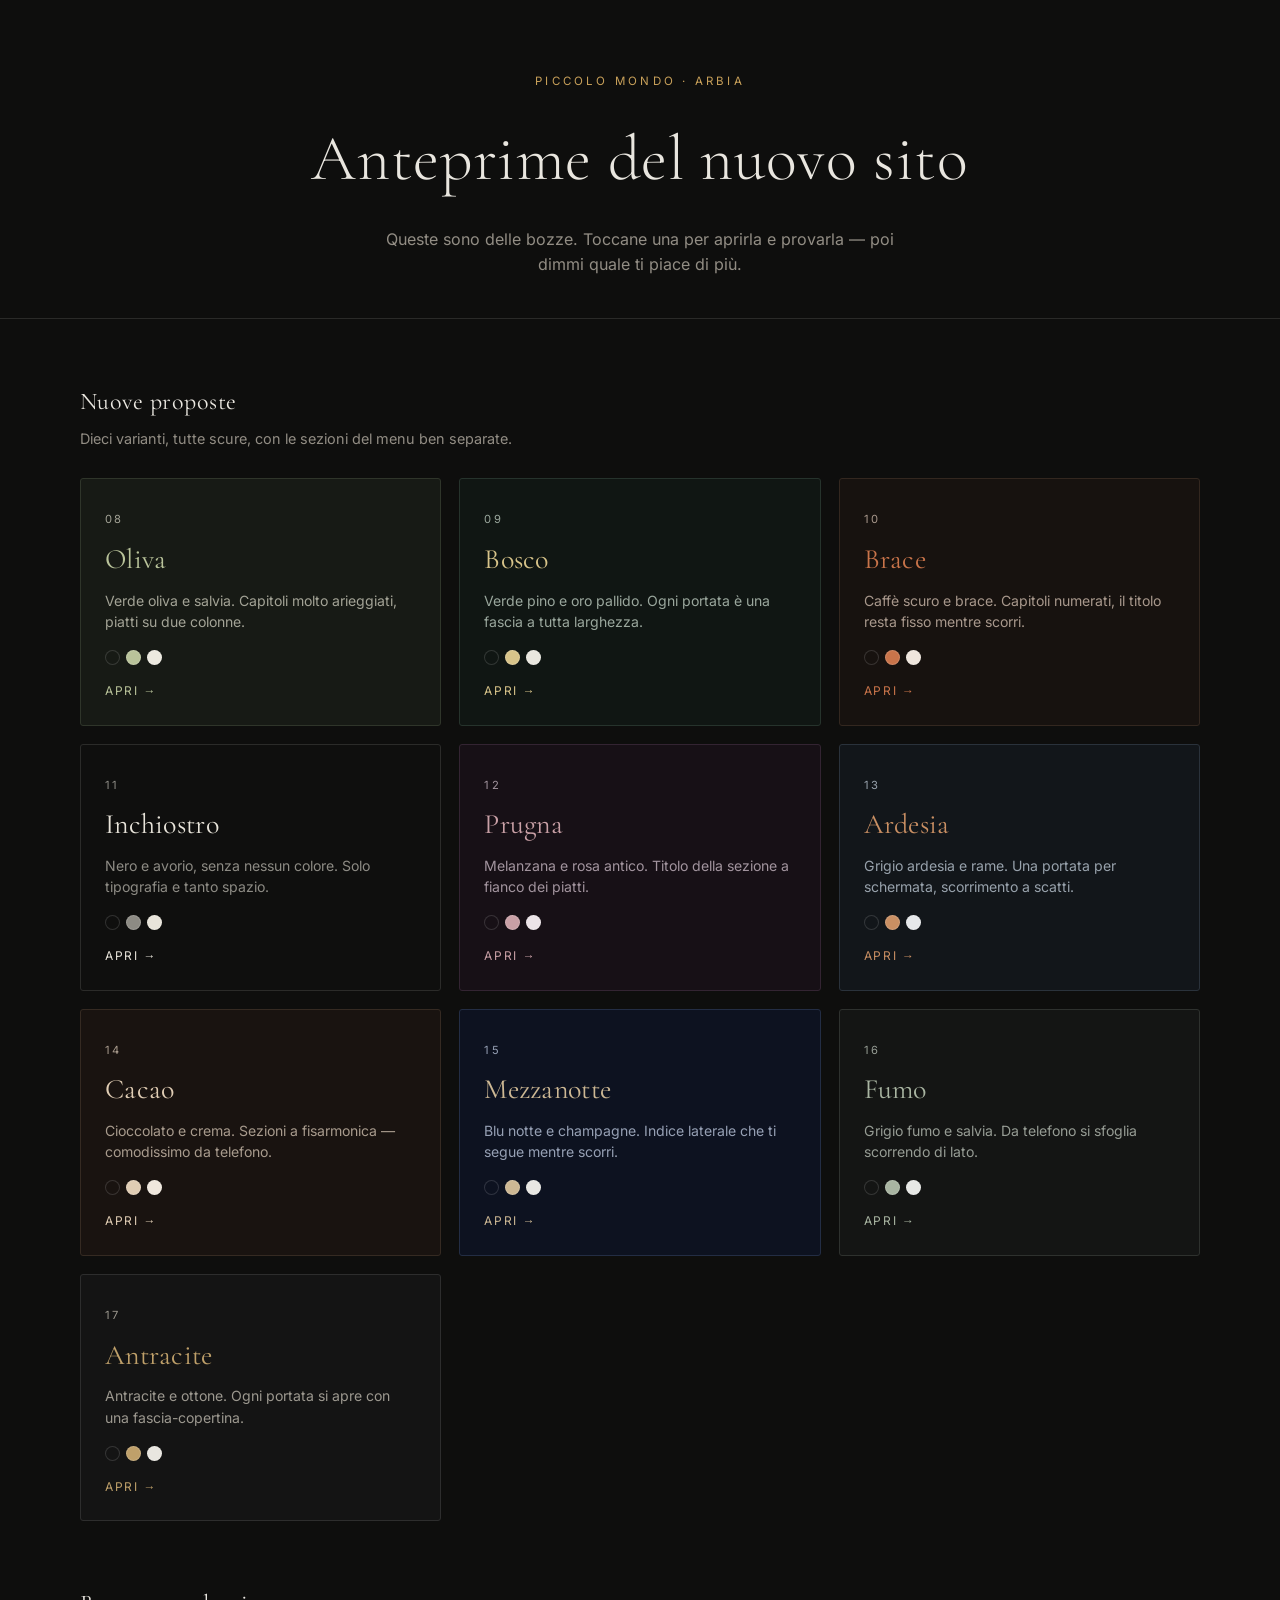
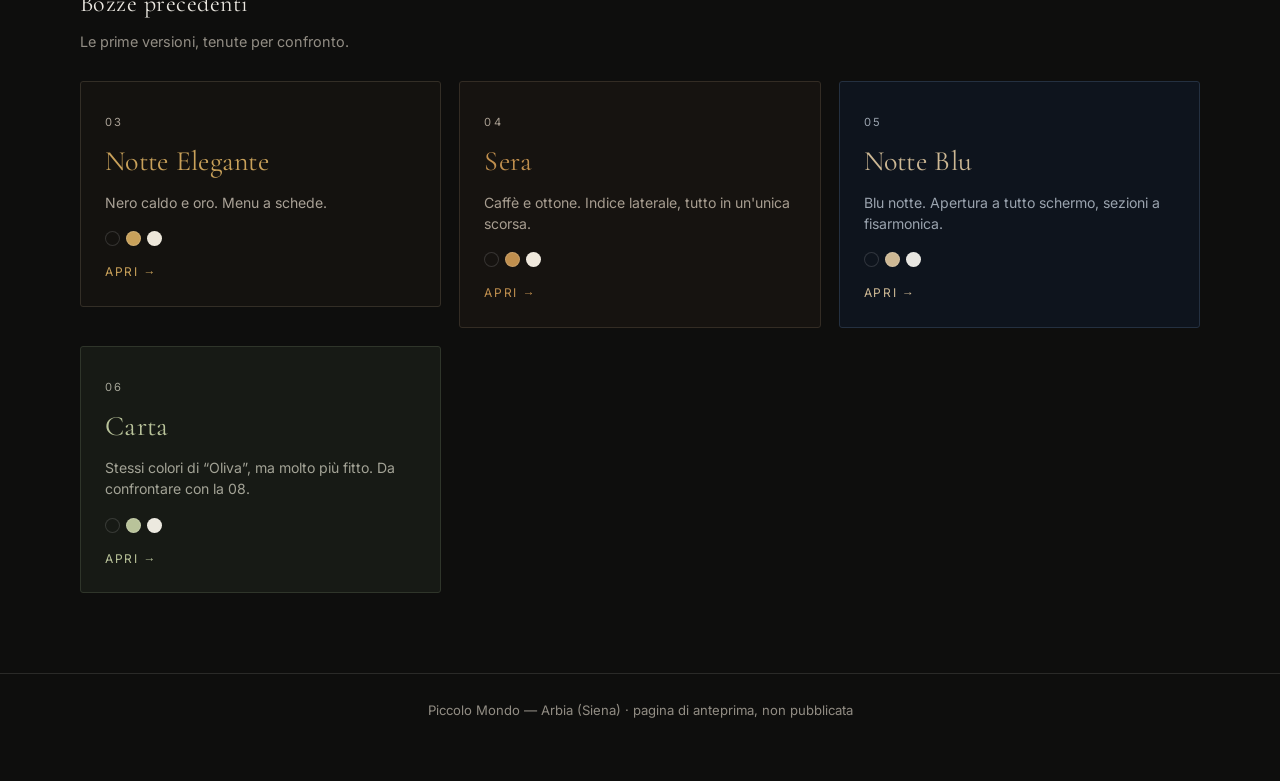
<file: index.html>
<!doctype html>
<html lang="it">
<head>
<meta charset="utf-8">
<meta name="viewport" content="width=device-width, initial-scale=1">
<title>Piccolo Mondo — Anteprime del nuovo sito</title>
<meta name="description" content="Bozze del nuovo sito di Piccolo Mondo, Arbia (Siena).">
<meta name="robots" content="noindex, nofollow">
<style>
  @font-face{font-family:'Cormorant Garamond';src:url('assets/fonts/cormorant-garamond-300-normal.woff2') format('woff2');font-weight:300;font-display:swap;}
  @font-face{font-family:'Cormorant Garamond';src:url('assets/fonts/cormorant-garamond-400-normal.woff2') format('woff2');font-weight:400;font-display:swap;}
  @font-face{font-family:'Inter';src:url('assets/fonts/inter-400-normal.woff2') format('woff2');font-weight:400;font-display:swap;}
  @font-face{font-family:'Inter';src:url('assets/fonts/inter-500-normal.woff2') format('woff2');font-weight:500;font-display:swap;}

  :root{
    --bg:#0e0e0d; --bg-soft:#161615; --line:#2a2a28;
    --text:#e9e6df; --text-dim:#928d84; --accent:#c9a15a;
  }
  *{box-sizing:border-box;}
  html{scroll-behavior:smooth;}
  body{
    margin:0; background:var(--bg); color:var(--text);
    font-family:'Inter',-apple-system,BlinkMacSystemFont,'Segoe UI',sans-serif;
    line-height:1.6; -webkit-text-size-adjust:100%;
  }
  .wrap{max-width:1160px;margin:0 auto;padding:0 20px;}

  header{padding:72px 20px 40px;text-align:center;border-bottom:1px solid var(--line);}
  .eyebrow{
    font-size:.72rem;letter-spacing:.28em;text-transform:uppercase;
    color:var(--accent);margin:0 0 18px;
  }
  h1{
    font-family:'Cormorant Garamond',Georgia,serif;font-weight:300;
    font-size:clamp(2.4rem,7vw,4rem);margin:0;letter-spacing:.01em;
  }
  .sub{color:var(--text-dim);margin:16px auto 0;max-width:34rem;font-size:1rem;}

  h2.group{
    font-family:'Cormorant Garamond',Georgia,serif;font-weight:400;
    font-size:1.5rem;margin:64px 0 6px;letter-spacing:.02em;
  }
  .group-note{color:var(--text-dim);font-size:.9rem;margin:0 0 28px;}

  .grid{
    display:grid;gap:18px;grid-template-columns:1fr;
    list-style:none;padding:0;margin:0;
  }
  @media (min-width:640px){ .grid{grid-template-columns:1fr 1fr;} }
  @media (min-width:1000px){ .grid{grid-template-columns:1fr 1fr 1fr;} }

  .card{
    display:block;text-decoration:none;color:inherit;
    background:var(--c-bg);border:1px solid var(--c-line);
    border-radius:3px;padding:26px 24px 22px;min-height:190px;
    position:relative;transition:transform .18s ease,border-color .18s ease;
  }
  .card:hover,.card:focus-visible{transform:translateY(-3px);border-color:var(--c-accent);}
  .card:focus-visible{outline:2px solid var(--accent);outline-offset:3px;}
  .card .num{
    font-size:.7rem;letter-spacing:.2em;color:var(--c-dim);
  }
  .card h3{
    font-family:'Cormorant Garamond',Georgia,serif;font-weight:400;
    font-size:1.75rem;margin:6px 0 8px;color:var(--c-accent);letter-spacing:.01em;
  }
  .card p{margin:0;color:var(--c-dim);font-size:.88rem;line-height:1.5;}
  .card .palette{display:flex;gap:6px;margin-top:18px;}
  .card .palette i{
    width:15px;height:15px;border-radius:50%;display:block;
    border:1px solid rgba(255,255,255,.14);
  }
  .card .go{
    margin-top:16px;font-size:.75rem;letter-spacing:.14em;text-transform:uppercase;
    color:var(--c-accent);display:inline-block;
  }

  footer{
    margin-top:80px;border-top:1px solid var(--line);
    padding:26px 20px 60px;text-align:center;color:var(--text-dim);font-size:.82rem;
  }
</style>
</head>
<body>

<header>
  <p class="eyebrow">Piccolo Mondo · Arbia</p>
  <h1>Anteprime del nuovo sito</h1>
  <p class="sub">Queste sono delle bozze. Toccane una per aprirla e provarla — poi dimmi quale ti piace di più.</p>
</header>

<main class="wrap">

  <h2 class="group">Nuove proposte</h2>
  <p class="group-note">Dieci varianti, tutte scure, con le sezioni del menu ben separate.</p>
  <ul class="grid">

    <li><a class="card" href="08-oliva/" style="--c-bg:#171a15;--c-line:#2f352a;--c-accent:#b9c39a;--c-dim:#a3a396;">
      <span class="num">08</span><h3>Oliva</h3>
      <p>Verde oliva e salvia. Capitoli molto arieggiati, piatti su due colonne.</p>
      <span class="palette"><i style="background:#171a15"></i><i style="background:#b9c39a"></i><i style="background:#ece9df"></i></span>
      <span class="go">Apri →</span></a></li>

    <li><a class="card" href="09-bosco/" style="--c-bg:#101613;--c-line:#26332c;--c-accent:#d8c48a;--c-dim:#9aa79d;">
      <span class="num">09</span><h3>Bosco</h3>
      <p>Verde pino e oro pallido. Ogni portata è una fascia a tutta larghezza.</p>
      <span class="palette"><i style="background:#101613"></i><i style="background:#d8c48a"></i><i style="background:#e9e7df"></i></span>
      <span class="go">Apri →</span></a></li>

    <li><a class="card" href="10-brace/" style="--c-bg:#17120f;--c-line:#33271f;--c-accent:#c9744a;--c-dim:#a8988c;">
      <span class="num">10</span><h3>Brace</h3>
      <p>Caffè scuro e brace. Capitoli numerati, il titolo resta fisso mentre scorri.</p>
      <span class="palette"><i style="background:#17120f"></i><i style="background:#c9744a"></i><i style="background:#efe6dd"></i></span>
      <span class="go">Apri →</span></a></li>

    <li><a class="card" href="11-inchiostro/" style="--c-bg:#0f0f0e;--c-line:#2b2b29;--c-accent:#e8e4da;--c-dim:#8d8b84;">
      <span class="num">11</span><h3>Inchiostro</h3>
      <p>Nero e avorio, senza nessun colore. Solo tipografia e tanto spazio.</p>
      <span class="palette"><i style="background:#0f0f0e"></i><i style="background:#8d8b84"></i><i style="background:#e8e4da"></i></span>
      <span class="go">Apri →</span></a></li>

    <li><a class="card" href="12-prugna/" style="--c-bg:#171016;--c-line:#332432;--c-accent:#c9a0a6;--c-dim:#a2949e;">
      <span class="num">12</span><h3>Prugna</h3>
      <p>Melanzana e rosa antico. Titolo della sezione a fianco dei piatti.</p>
      <span class="palette"><i style="background:#171016"></i><i style="background:#c9a0a6"></i><i style="background:#ece4e8"></i></span>
      <span class="go">Apri →</span></a></li>

    <li><a class="card" href="13-ardesia/" style="--c-bg:#12161a;--c-line:#2a323b;--c-accent:#c98f63;--c-dim:#98a2ac;">
      <span class="num">13</span><h3>Ardesia</h3>
      <p>Grigio ardesia e rame. Una portata per schermata, scorrimento a scatti.</p>
      <span class="palette"><i style="background:#12161a"></i><i style="background:#c98f63"></i><i style="background:#e6e8ea"></i></span>
      <span class="go">Apri →</span></a></li>

    <li><a class="card" href="14-cacao/" style="--c-bg:#191310;--c-line:#352a22;--c-accent:#e0cdb4;--c-dim:#a89b8d;">
      <span class="num">14</span><h3>Cacao</h3>
      <p>Cioccolato e crema. Sezioni a fisarmonica — comodissimo da telefono.</p>
      <span class="palette"><i style="background:#191310"></i><i style="background:#e0cdb4"></i><i style="background:#efe7dd"></i></span>
      <span class="go">Apri →</span></a></li>

    <li><a class="card" href="15-mezzanotte/" style="--c-bg:#0d1220;--c-line:#232d44;--c-accent:#cdb894;--c-dim:#96a0b4;">
      <span class="num">15</span><h3>Mezzanotte</h3>
      <p>Blu notte e champagne. Indice laterale che ti segue mentre scorri.</p>
      <span class="palette"><i style="background:#0d1220"></i><i style="background:#cdb894"></i><i style="background:#e8e7e3"></i></span>
      <span class="go">Apri →</span></a></li>

    <li><a class="card" href="16-fumo/" style="--c-bg:#141514;--c-line:#2e312e;--c-accent:#a9b5a2;--c-dim:#969c94;">
      <span class="num">16</span><h3>Fumo</h3>
      <p>Grigio fumo e salvia. Da telefono si sfoglia scorrendo di lato.</p>
      <span class="palette"><i style="background:#141514"></i><i style="background:#a9b5a2"></i><i style="background:#e7e8e5"></i></span>
      <span class="go">Apri →</span></a></li>

    <li><a class="card" href="17-antracite/" style="--c-bg:#141414;--c-line:#2d2d2d;--c-accent:#bfa06a;--c-dim:#9c988f;">
      <span class="num">17</span><h3>Antracite</h3>
      <p>Antracite e ottone. Ogni portata si apre con una fascia-copertina.</p>
      <span class="palette"><i style="background:#141414"></i><i style="background:#bfa06a"></i><i style="background:#e9e6e0"></i></span>
      <span class="go">Apri →</span></a></li>

  </ul>

  <h2 class="group">Bozze precedenti</h2>
  <p class="group-note">Le prime versioni, tenute per confronto.</p>
  <ul class="grid">

    <li><a class="card" href="03-notte-elegante/" style="--c-bg:#14120f;--c-line:#332e26;--c-accent:#c9a15a;--c-dim:#a9a196;">
      <span class="num">03</span><h3>Notte Elegante</h3>
      <p>Nero caldo e oro. Menu a schede.</p>
      <span class="palette"><i style="background:#14120f"></i><i style="background:#c9a15a"></i><i style="background:#ece6d9"></i></span>
      <span class="go">Apri →</span></a></li>

    <li><a class="card" href="04-sera/" style="--c-bg:#161310;--c-line:#332c24;--c-accent:#c08f4e;--c-dim:#a79d90;">
      <span class="num">04</span><h3>Sera</h3>
      <p>Caffè e ottone. Indice laterale, tutto in un'unica scorsa.</p>
      <span class="palette"><i style="background:#161310"></i><i style="background:#c08f4e"></i><i style="background:#efe8dc"></i></span>
      <span class="go">Apri →</span></a></li>

    <li><a class="card" href="05-notte-blu/" style="--c-bg:#0e141d;--c-line:#243040;--c-accent:#cdb894;--c-dim:#9aa3ae;">
      <span class="num">05</span><h3>Notte Blu</h3>
      <p>Blu notte. Apertura a tutto schermo, sezioni a fisarmonica.</p>
      <span class="palette"><i style="background:#0e141d"></i><i style="background:#cdb894"></i><i style="background:#e8e6e1"></i></span>
      <span class="go">Apri →</span></a></li>

    <li><a class="card" href="06-carta/" style="--c-bg:#171a15;--c-line:#2f352a;--c-accent:#b9c39a;--c-dim:#a3a396;">
      <span class="num">06</span><h3>Carta</h3>
      <p>Stessi colori di “Oliva”, ma molto più fitto. Da confrontare con la 08.</p>
      <span class="palette"><i style="background:#171a15"></i><i style="background:#b9c39a"></i><i style="background:#ece9df"></i></span>
      <span class="go">Apri →</span></a></li>

  </ul>

</main>

<footer>
  Piccolo Mondo — Arbia (Siena) · pagina di anteprima, non pubblicata
</footer>

</body>
</html>
</file>
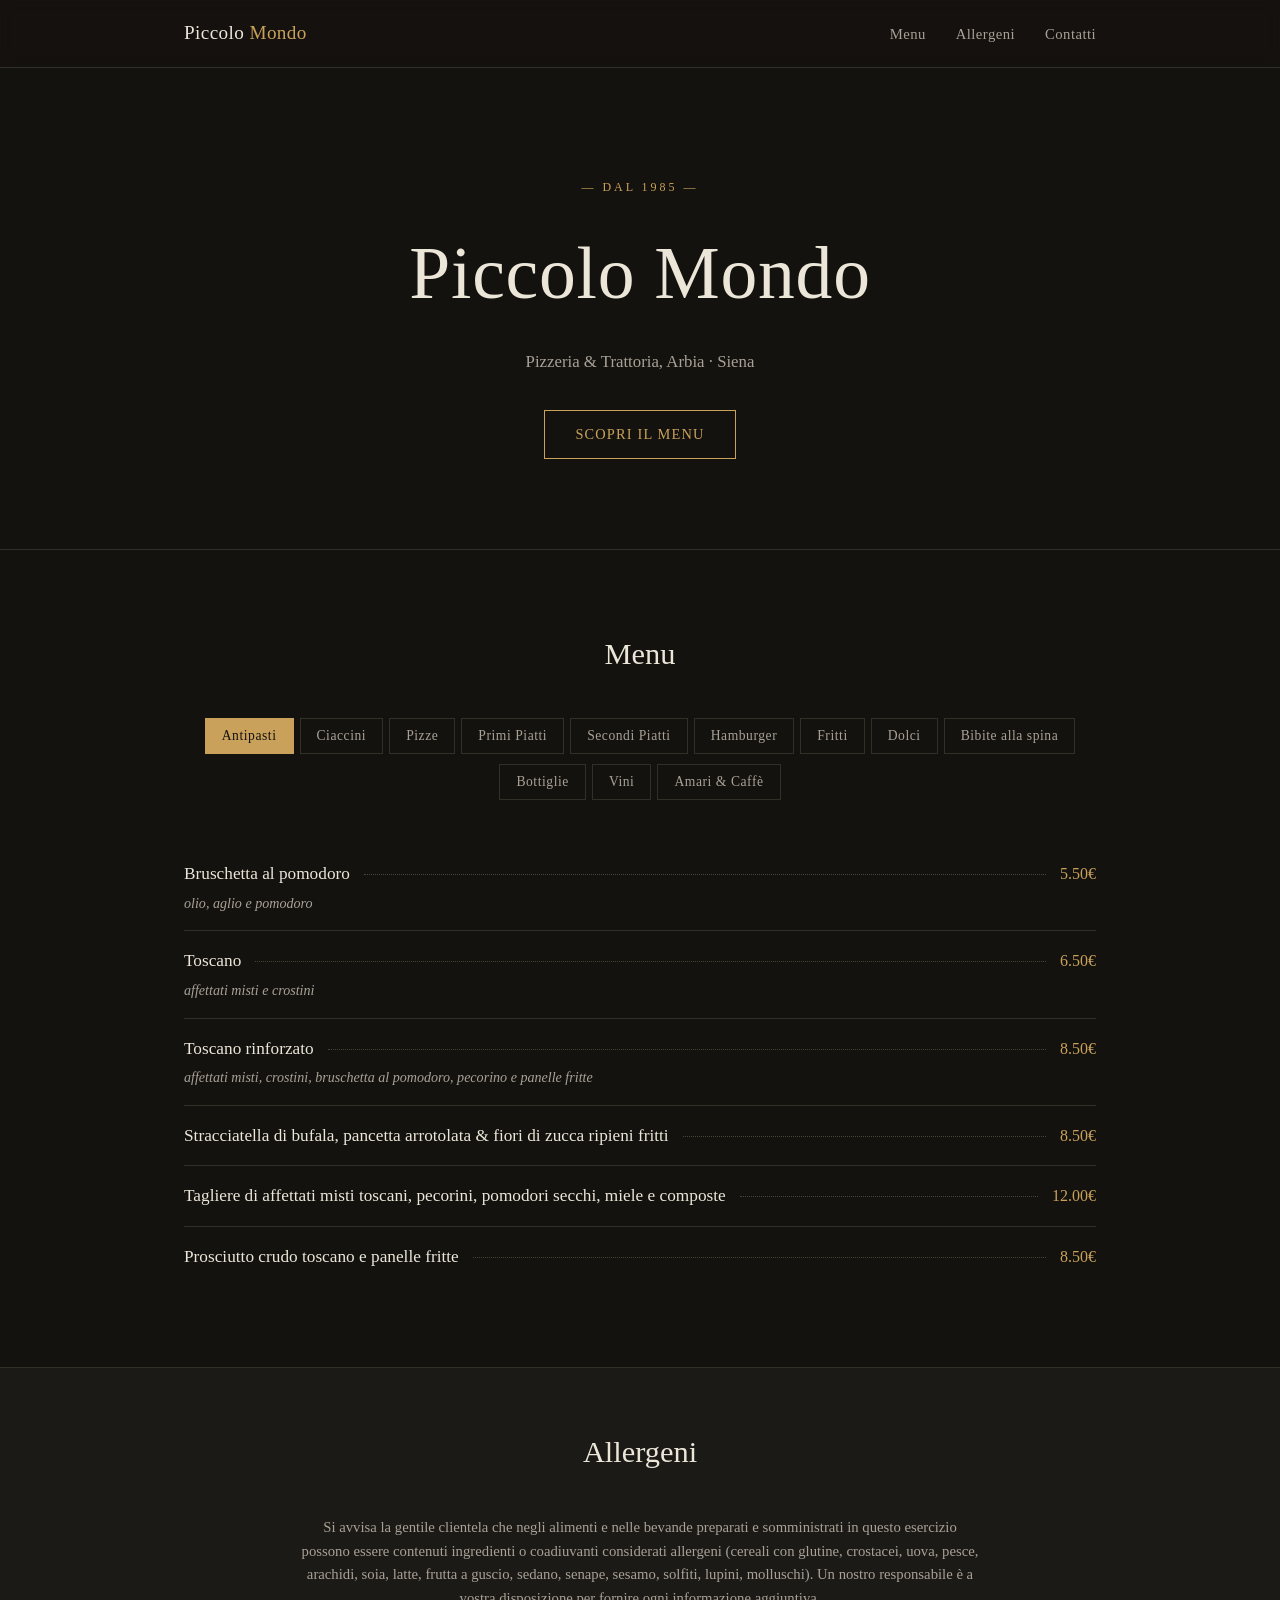
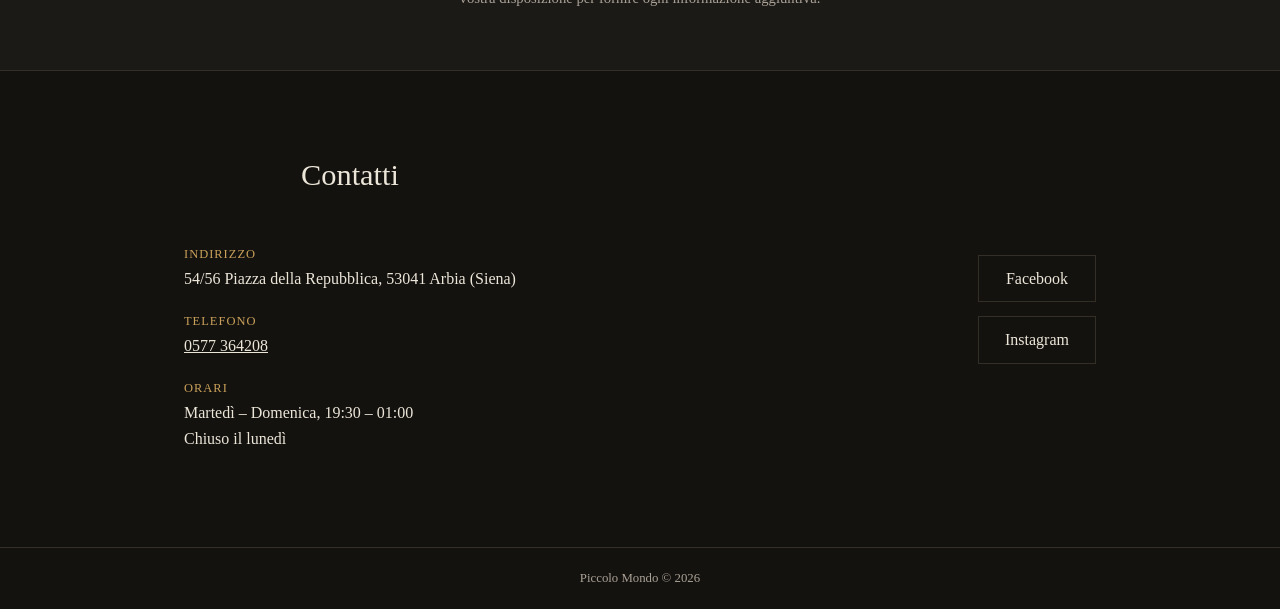
<file: 03-notte-elegante/index.html>
<!doctype html>
<html lang="it">
<head>
<meta charset="utf-8">
<meta name="viewport" content="width=device-width, initial-scale=1">
<title>Piccolo Mondo — dal 1985, Arbia (Siena)</title>
<meta name="description" content="Piccolo Mondo, pizzeria e trattoria ad Arbia (Siena) dal 1985. Menu, orari e contatti.">
<link rel="stylesheet" href="style.css">
</head>
<body>

<header class="topbar">
  <div class="wrap topbar-inner">
    <a class="logo" href="#top">Piccolo <em>Mondo</em></a>
    <nav>
      <a href="#menu">Menu</a>
      <a href="#allergeni">Allergeni</a>
      <a href="#contatti">Contatti</a>
    </nav>
  </div>
</header>

<section class="hero" id="top">
  <div class="wrap">
    <p class="eyebrow">— dal 1985 —</p>
    <h1>Piccolo Mondo</h1>
    <p class="hero-sub">Pizzeria &amp; Trattoria, Arbia · Siena</p>
    <a class="btn" href="#menu">Scopri il menu</a>
  </div>
</section>

<main id="menu" class="wrap menu-wrap">
  <h2 class="section-title">Menu</h2>
  <div class="tabs" id="tabs"></div>
  <div class="tab-panels" id="panels"></div>
</main>

<section id="allergeni" class="allergeni">
  <div class="wrap">
    <h2 class="section-title">Allergeni</h2>
    <p id="allergeni-text"></p>
  </div>
</section>

<section id="contatti" class="contatti">
  <div class="wrap contatti-grid">
    <div>
      <h2 class="section-title">Contatti</h2>
      <p><span class="label">Indirizzo</span><br><span id="c-address"></span></p>
      <p><span class="label">Telefono</span><br><a id="c-phone" href="#"></a></p>
      <p><span class="label">Orari</span><br><span id="c-hours"></span><br><span id="c-closed"></span></p>
    </div>
    <div class="social">
      <a id="c-fb" target="_blank" rel="noopener" href="#">Facebook</a>
      <a id="c-ig" target="_blank" rel="noopener" href="#">Instagram</a>
    </div>
  </div>
</section>

<footer class="footer"><div class="wrap">Piccolo Mondo © <span id="year"></span></div></footer>

<script src="data.js"></script>
<script src="app.js"></script>
</body>
</html>
</file>
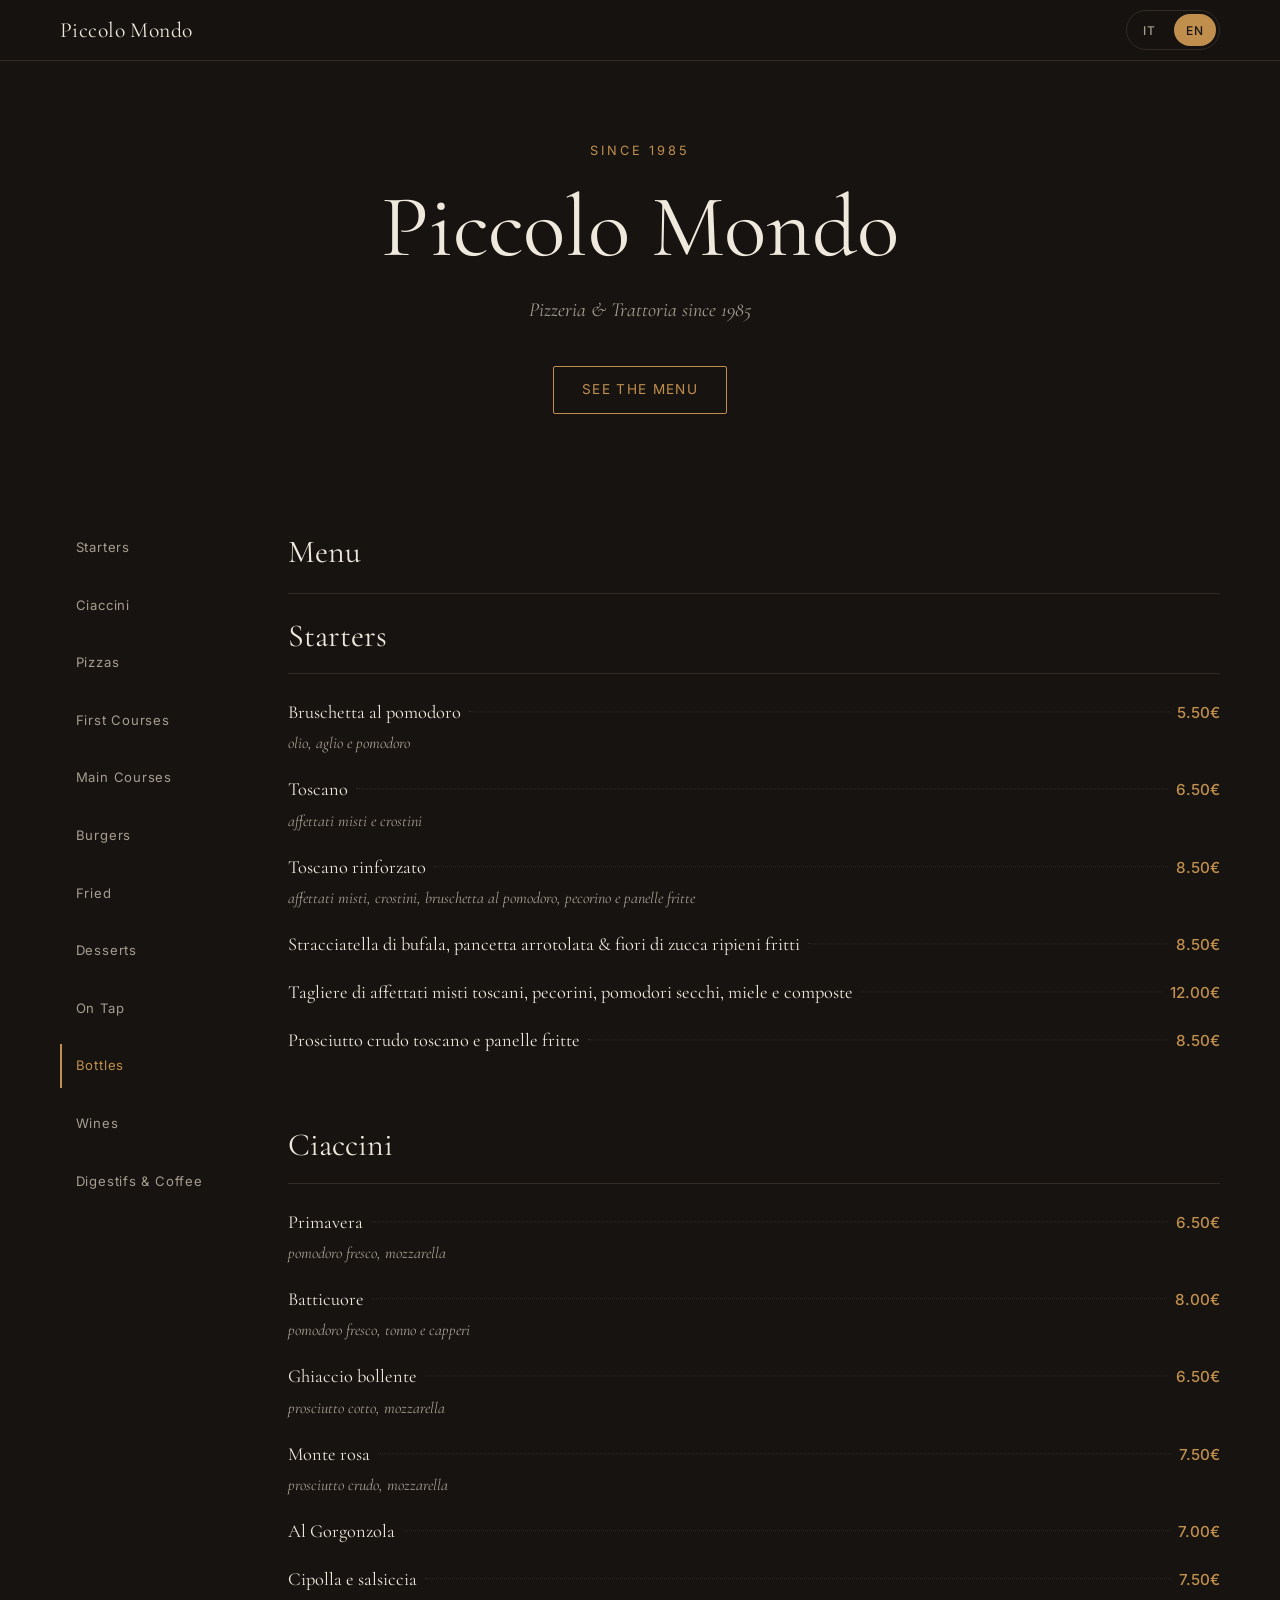
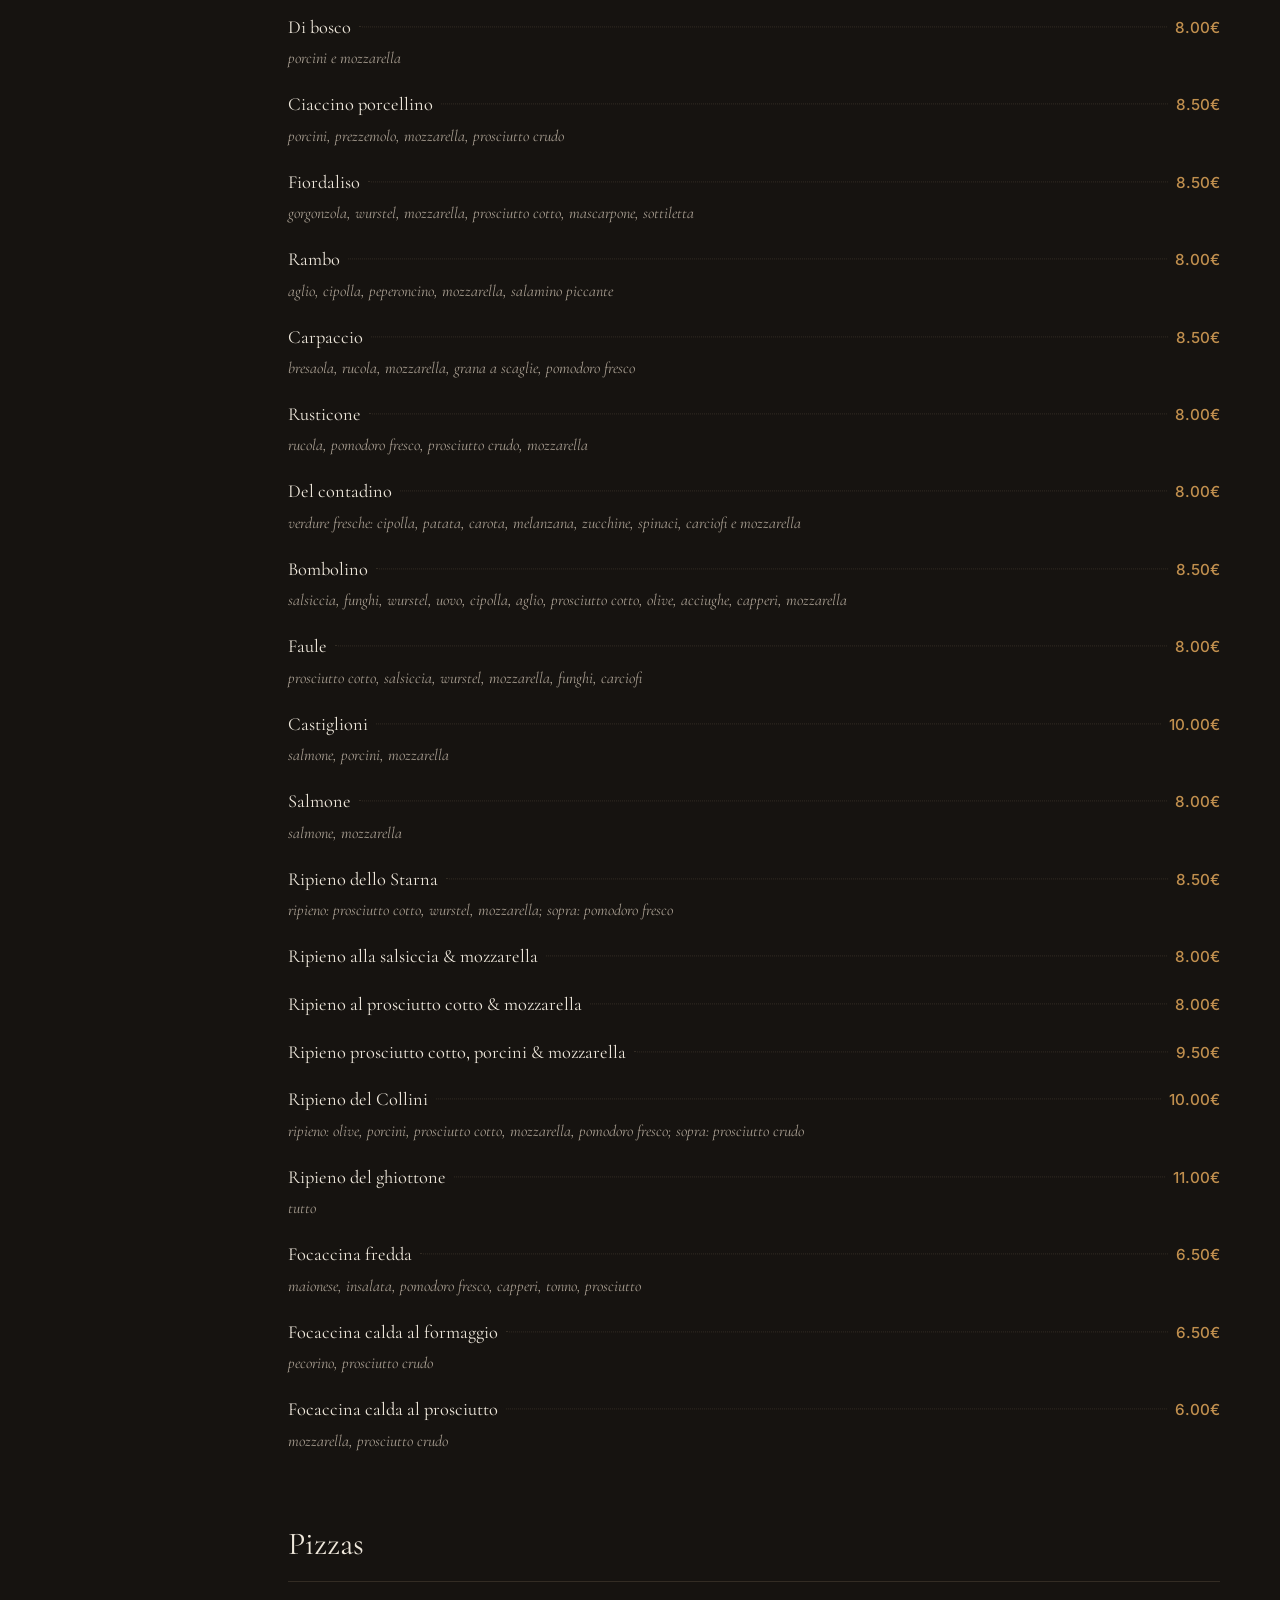
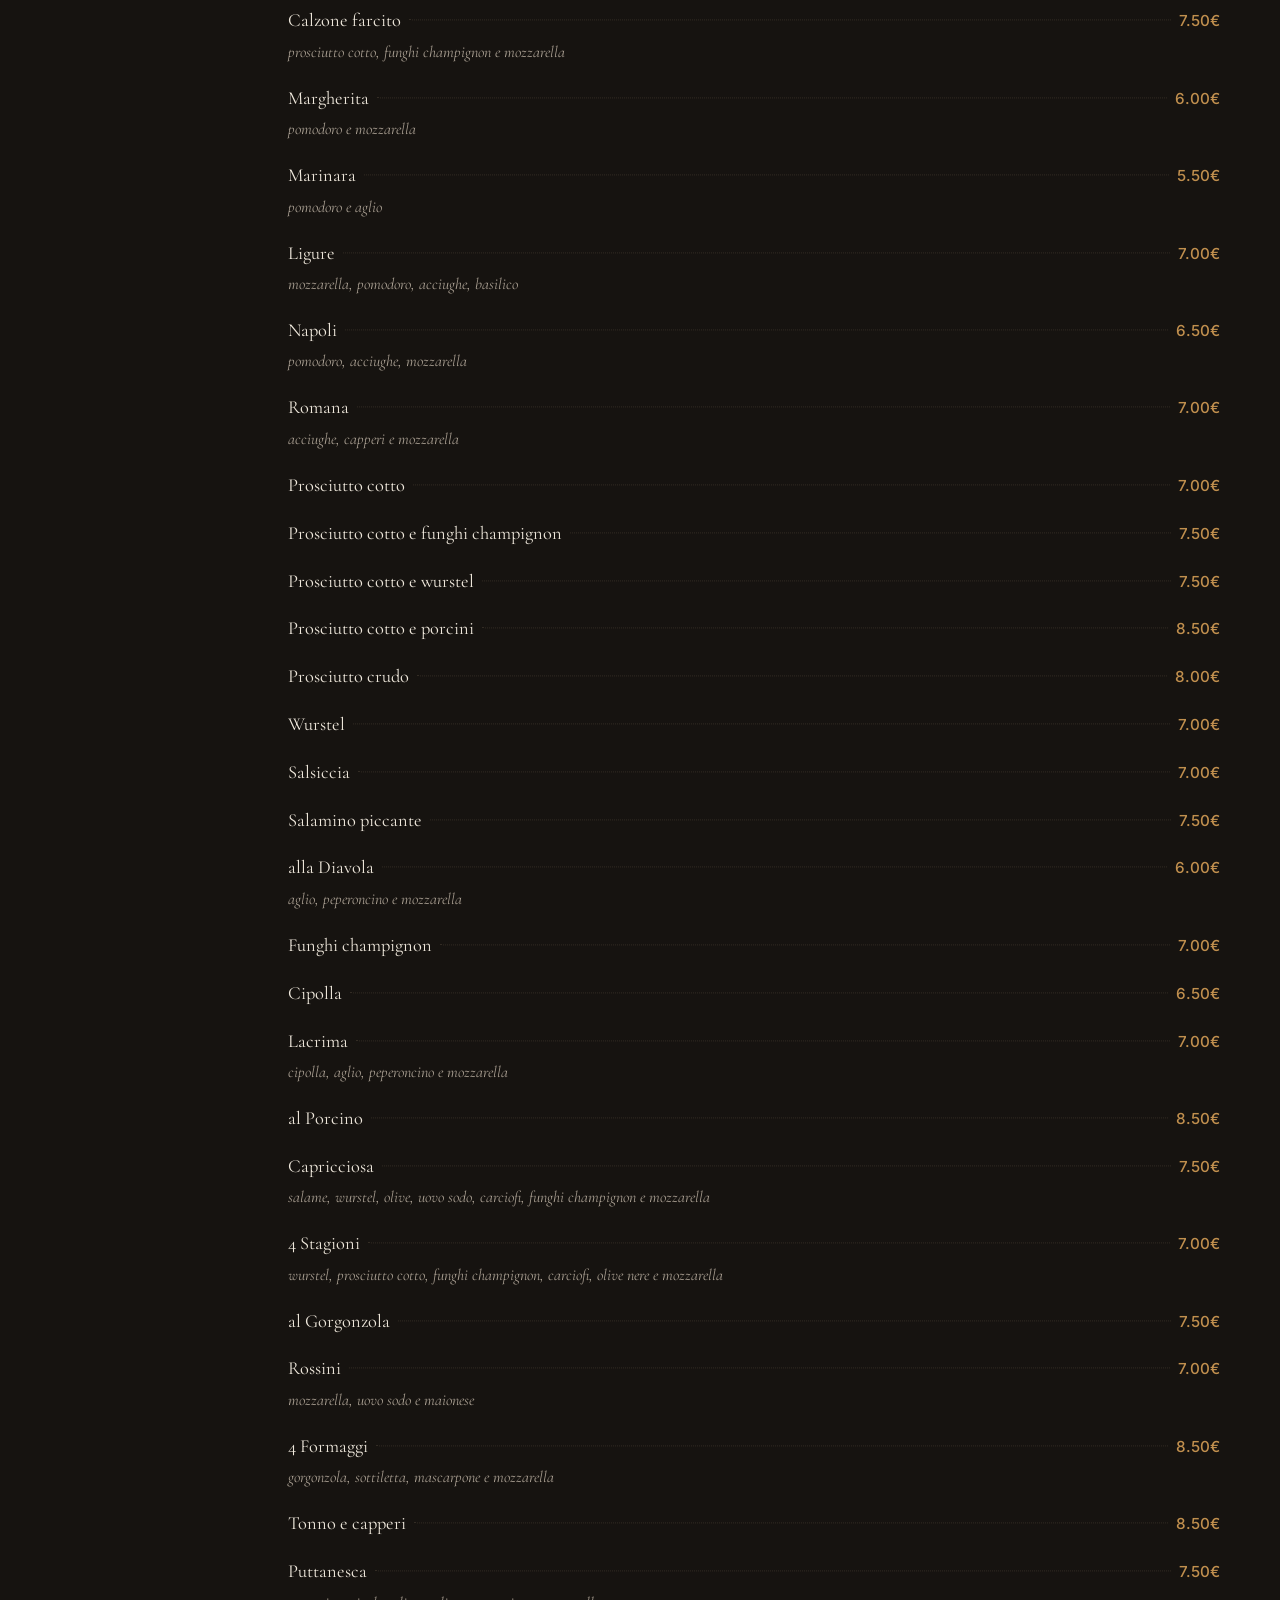
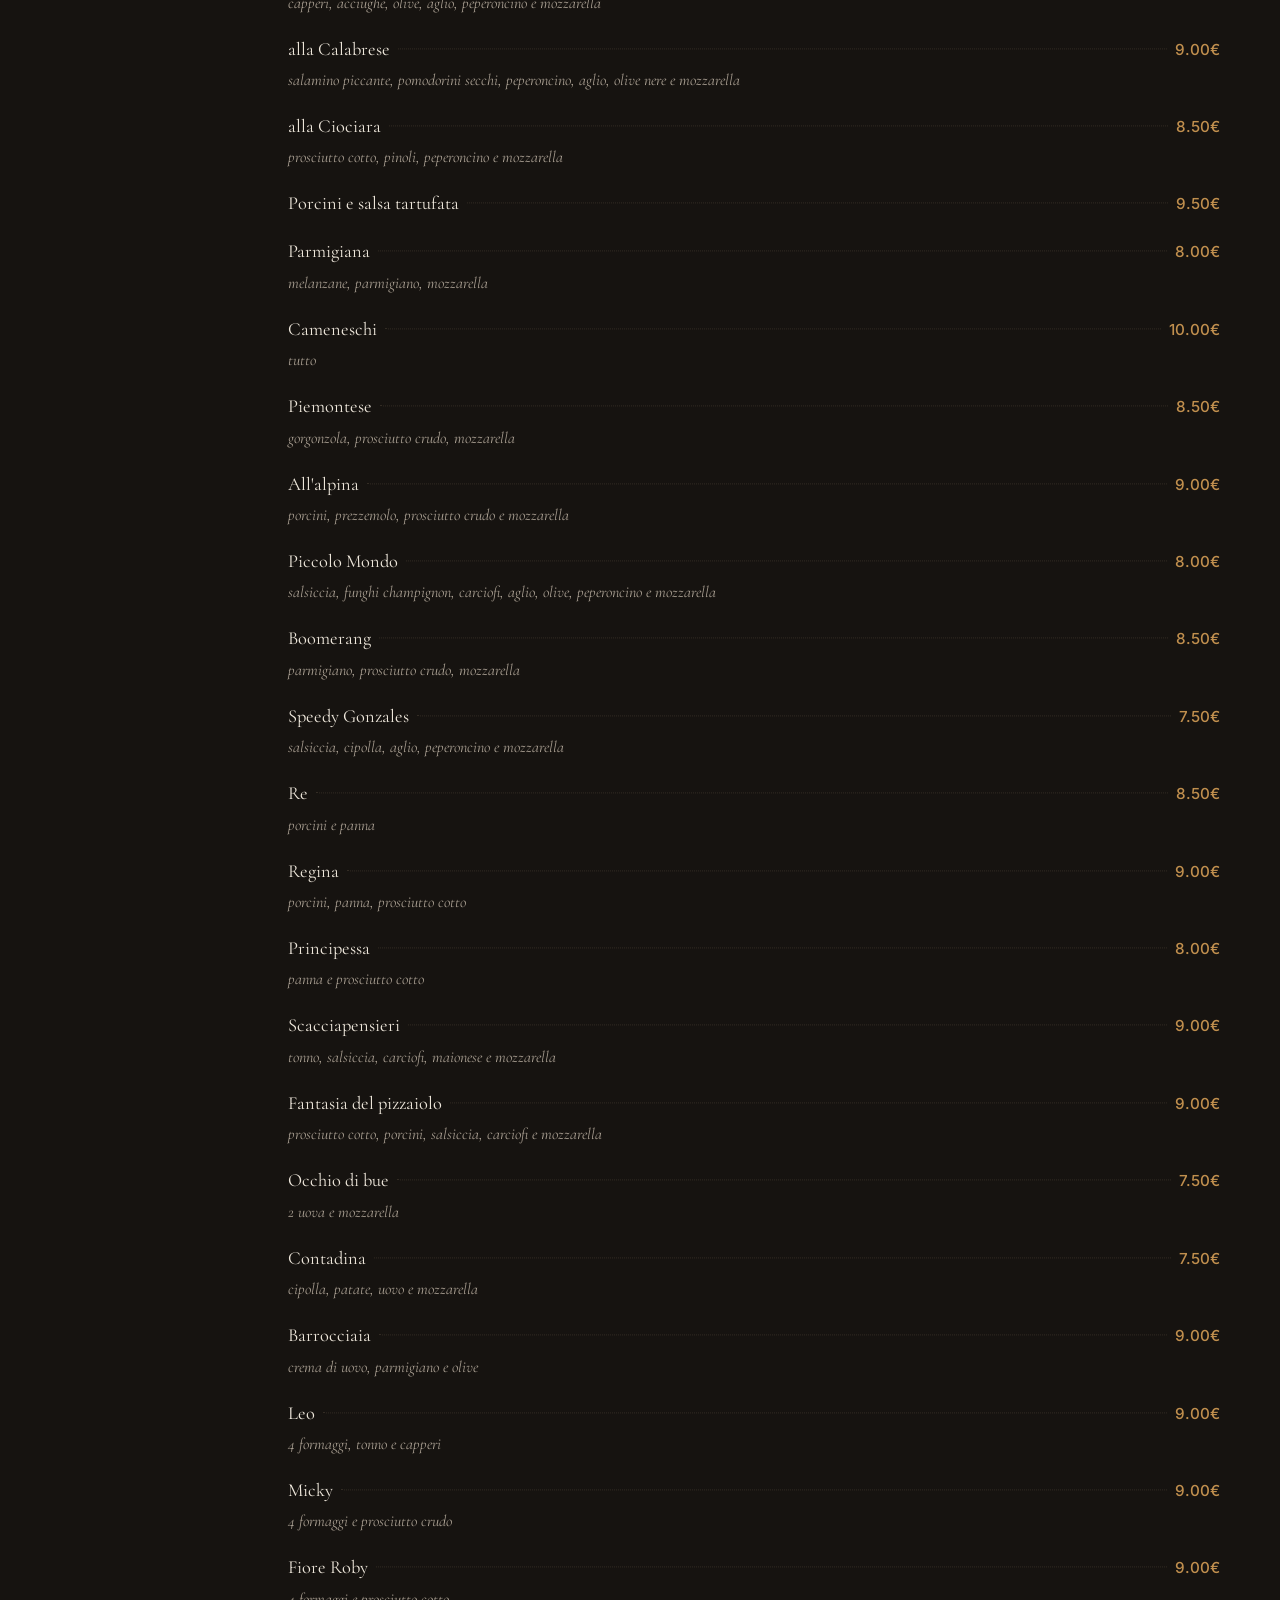
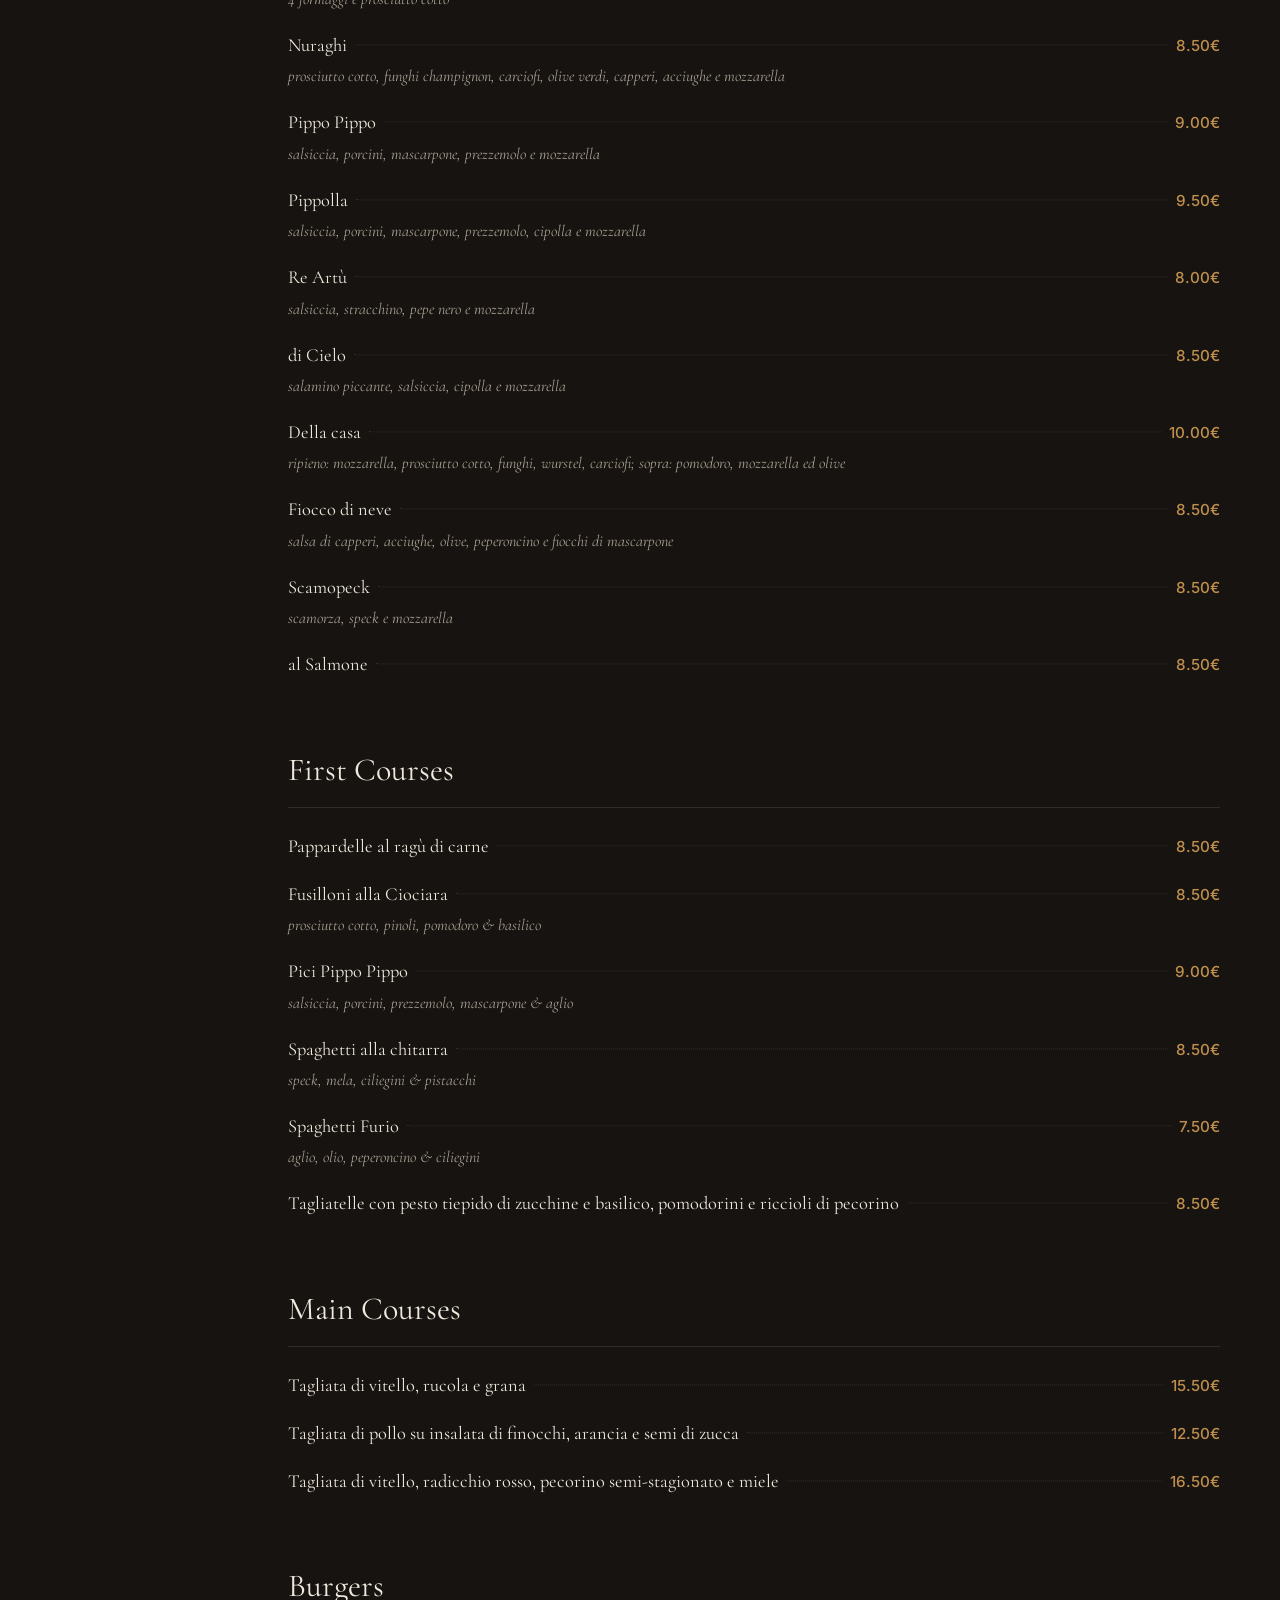
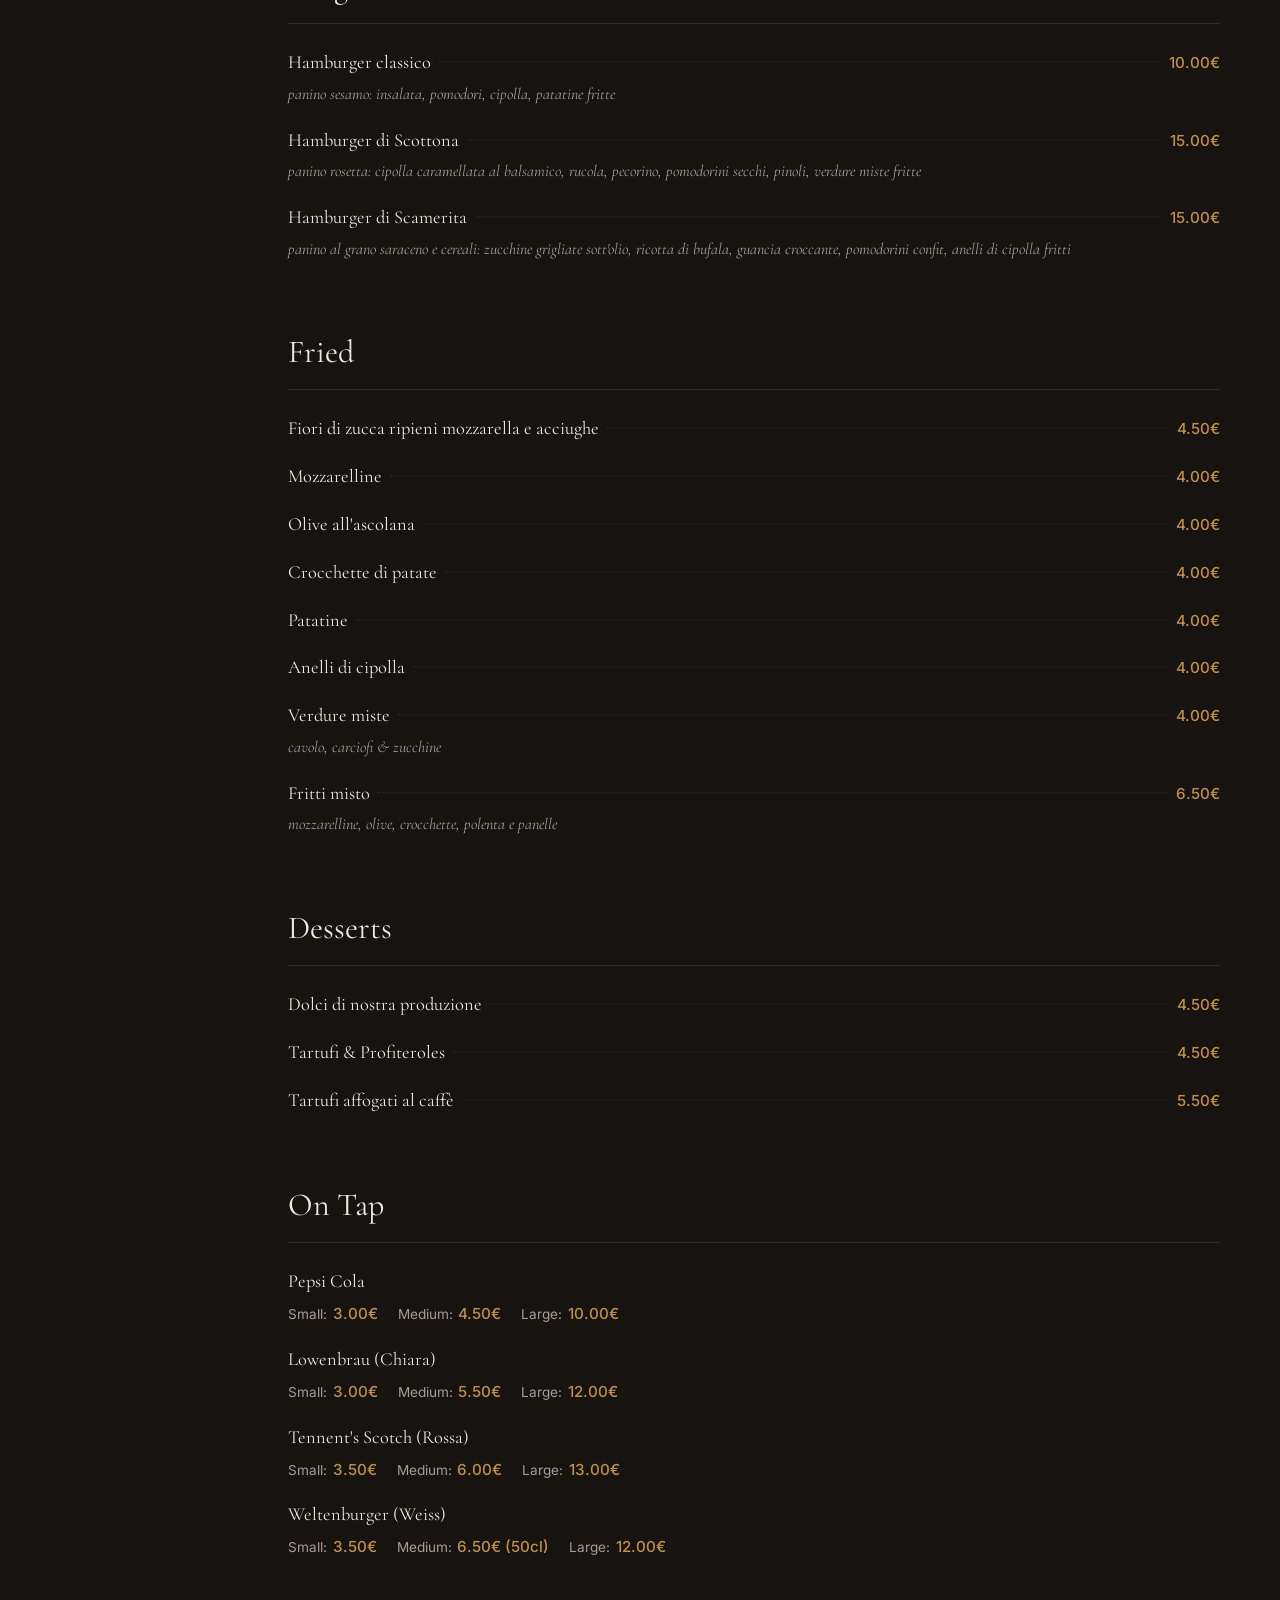
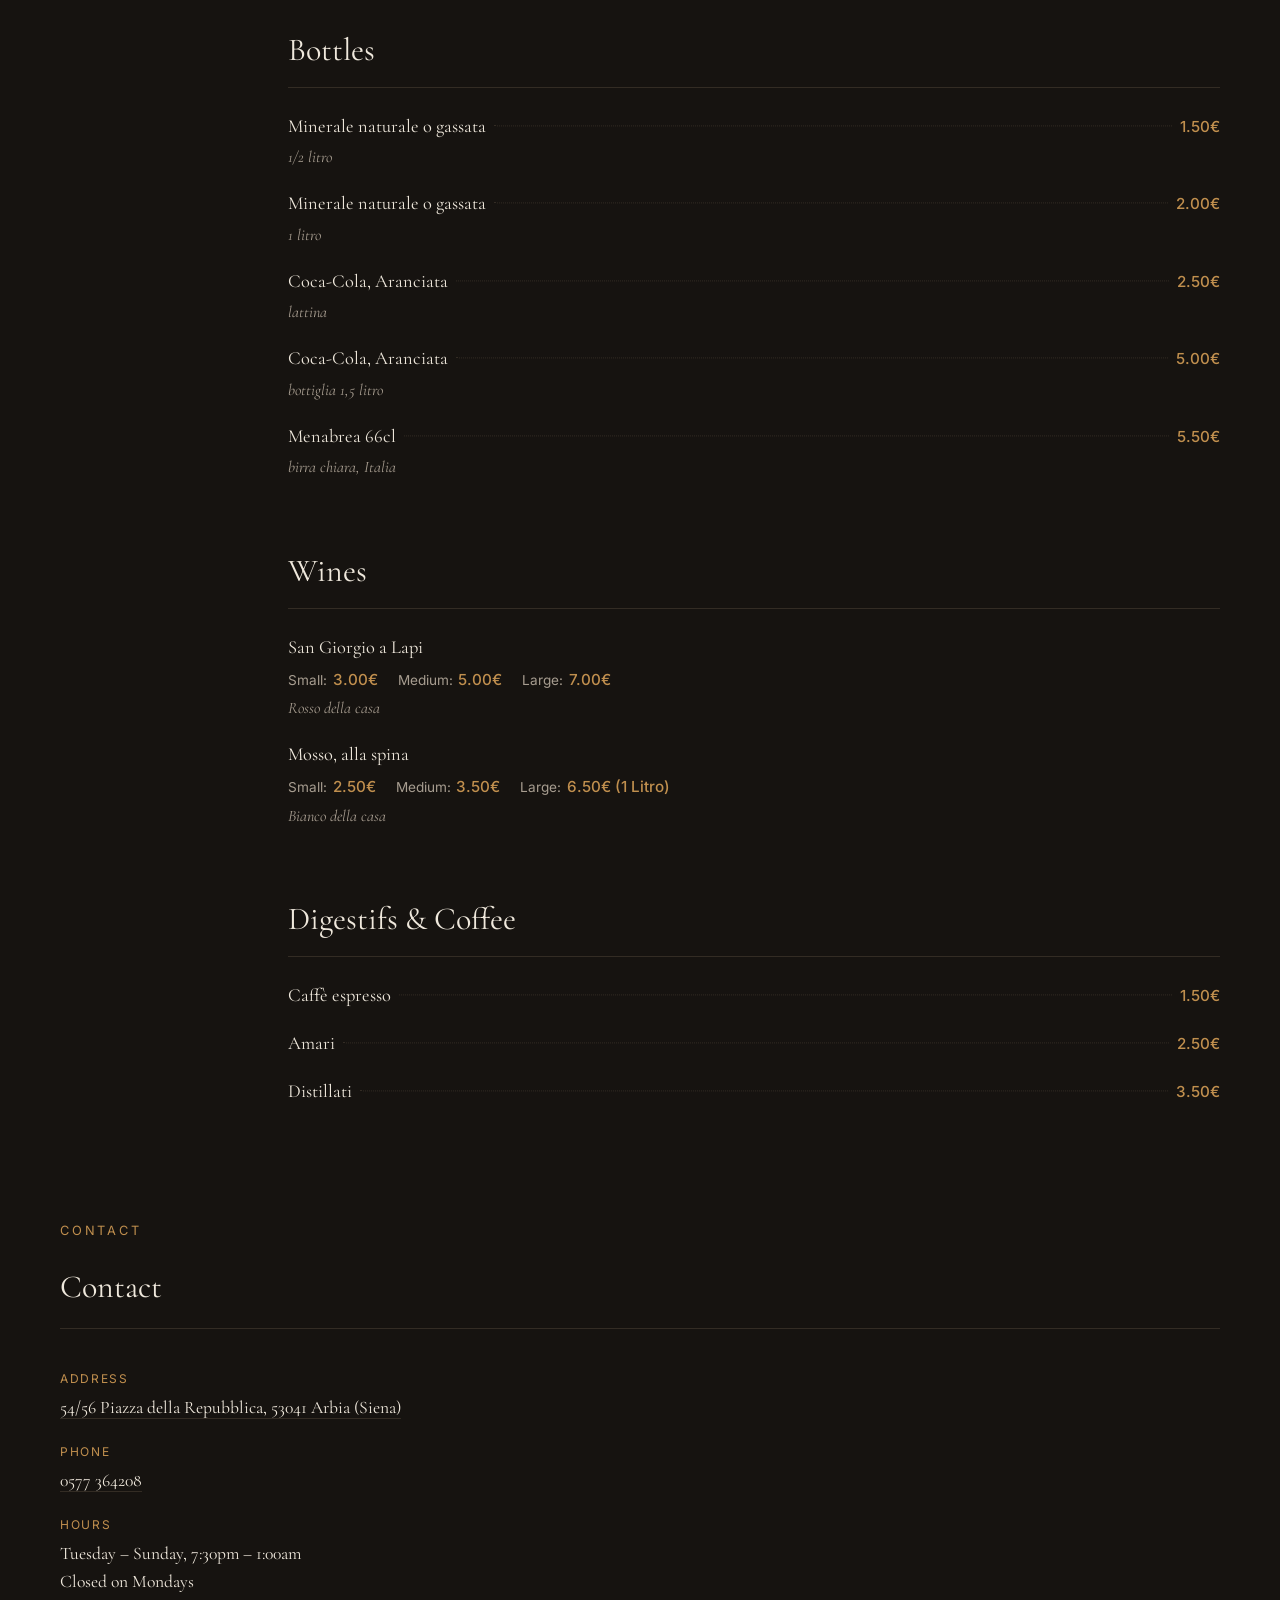
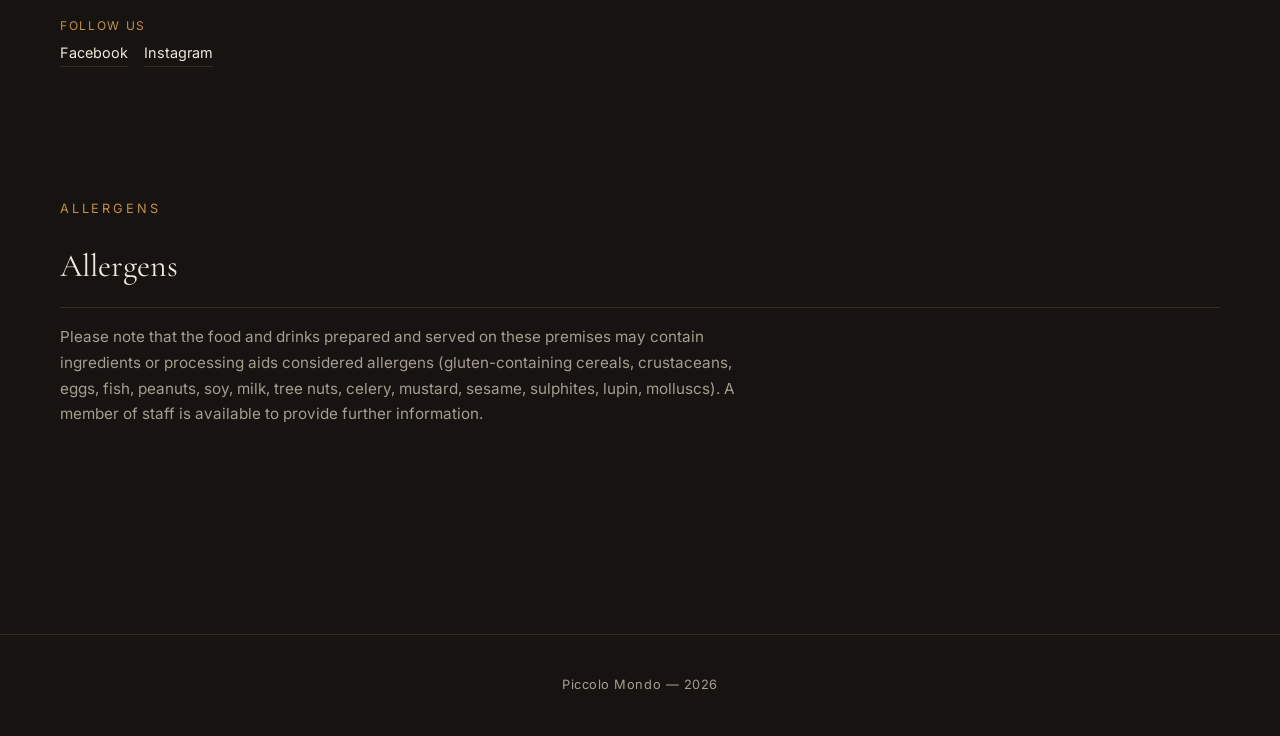
<file: 04-sera/index.html>
<!doctype html>
<html lang="it">
<head>
<meta charset="utf-8">
<meta name="viewport" content="width=device-width, initial-scale=1">
<title>Piccolo Mondo — Arbia, Siena</title>
<meta name="description" content="Piccolo Mondo — Pizzeria &amp; Trattoria dal 1985, Arbia (Siena).">
<link rel="stylesheet" href="style.css">
</head>
<body>
<noscript>Questo sito richiede JavaScript per mostrare il menu. / This site requires JavaScript to display the menu.</noscript>

<header class="site-header">
  <div class="site-header__inner">
    <a href="#top" class="brand">Piccolo Mondo</a>
    <div class="lang-toggle" role="group" aria-label="Lingua / Language">
      <button type="button" class="lang-btn" data-lang="it" aria-pressed="true">IT</button>
      <button type="button" class="lang-btn" data-lang="en" aria-pressed="false">EN</button>
    </div>
  </div>
  <nav class="chip-nav" aria-label="Categorie menu">
    <div class="chip-nav__track" id="chip-track"></div>
  </nav>
</header>

<main id="top">
  <section class="hero">
    <p class="eyebrow" data-i18n="hero_eyebrow">dal 1985</p>
    <h1 class="hero__title">Piccolo Mondo</h1>
    <p class="hero__tagline" id="hero-tagline"></p>
    <a href="#menu" class="cta" id="hero-cta" data-i18n="hero_cta">Scopri il menu</a>
  </section>

  <div class="menu-layout" id="menu">
    <nav class="rail" aria-label="Categorie menu">
      <div class="rail__inner" id="rail-track"></div>
    </nav>

    <div class="menu-content">
      <h2 class="section-title" data-i18n="menu_title">Menu</h2>
      <div id="menu-categories"></div>
    </div>
  </div>

  <section class="contatti" id="contatti">
    <p class="eyebrow" data-i18n="nav_contatti">Contatti</p>
    <h2 class="section-title" data-i18n="contatti_title">Contatti</h2>
    <div class="contatti__grid" id="contatti-grid"></div>
  </section>

  <section class="allergeni" id="allergeni">
    <p class="eyebrow" data-i18n="nav_allergeni">Allergeni</p>
    <h2 class="section-title" data-i18n="allergeni_title">Allergeni</h2>
    <p class="allergeni__text" id="allergeni-text"></p>
  </section>
</main>

<footer class="site-footer">
  <p id="footer-text"></p>
</footer>

<script src="data.js"></script>
<script src="app.js"></script>
</body>
</html>
</file>
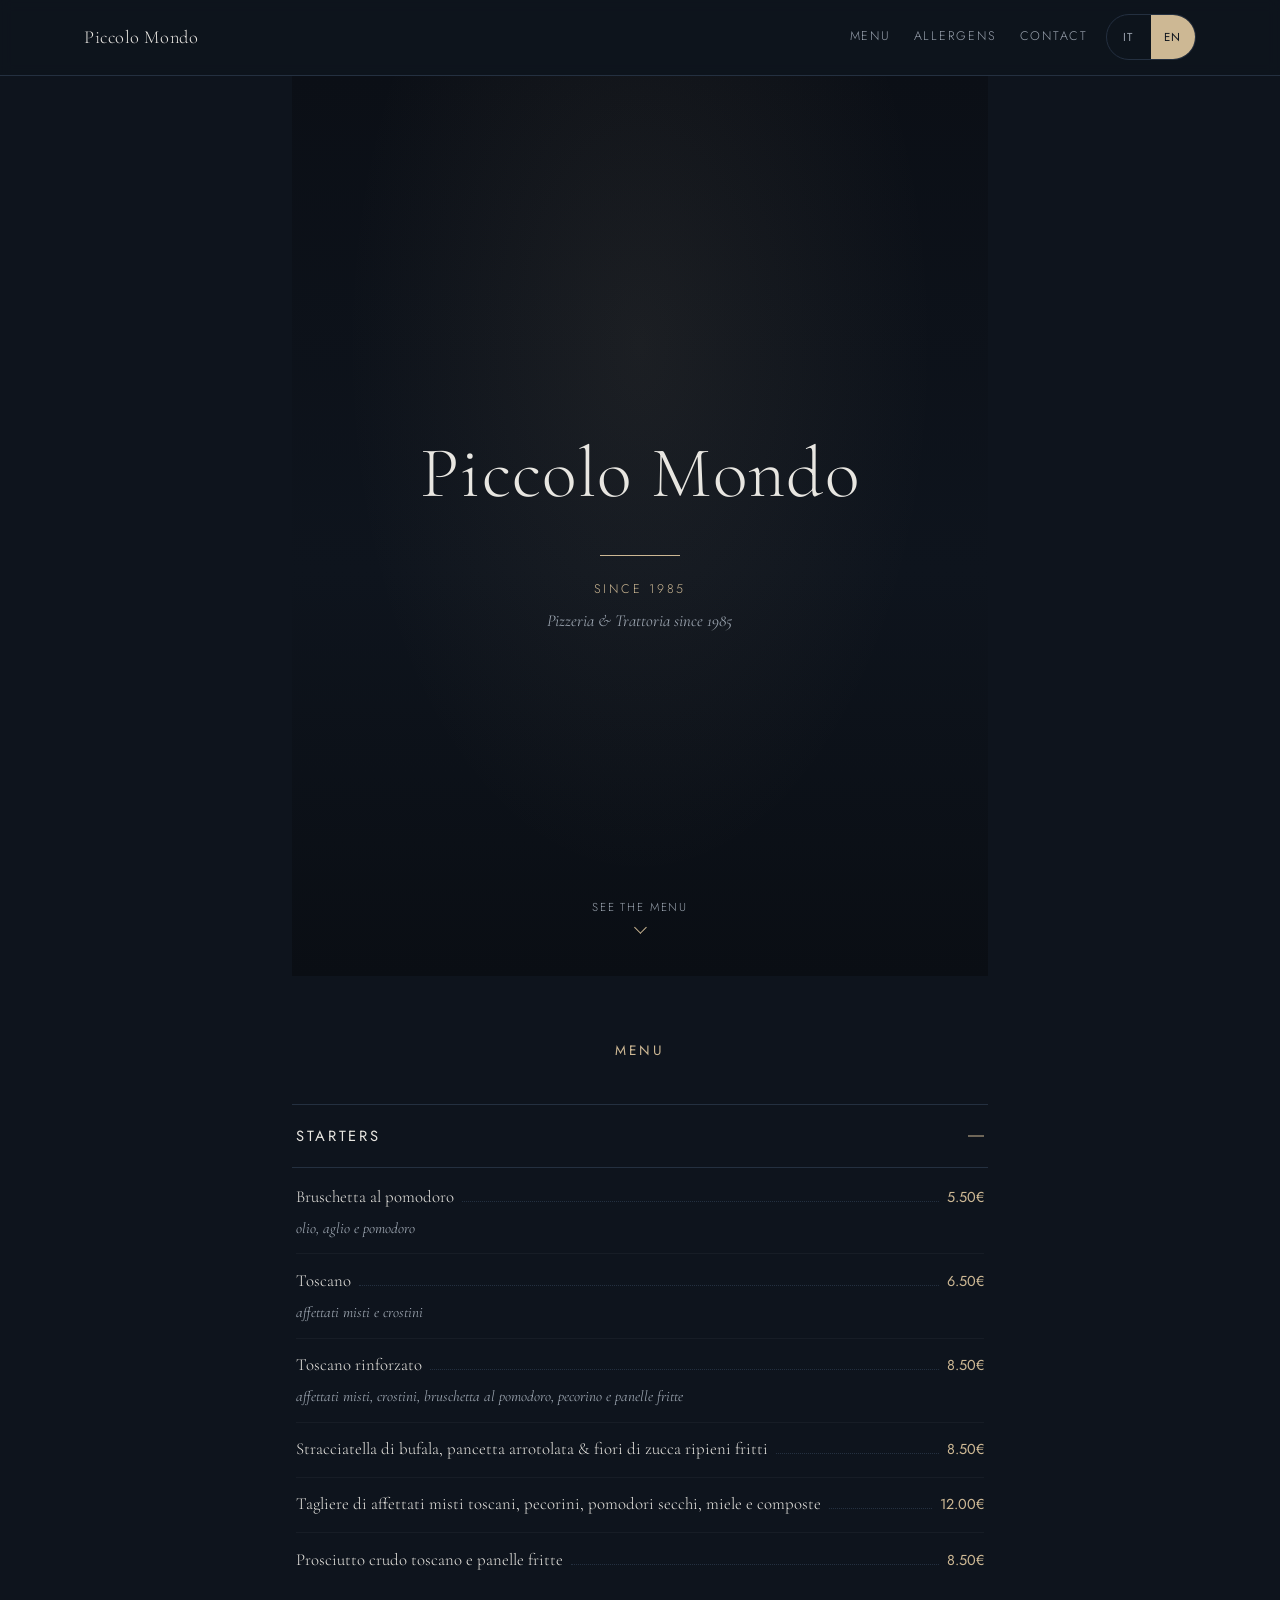
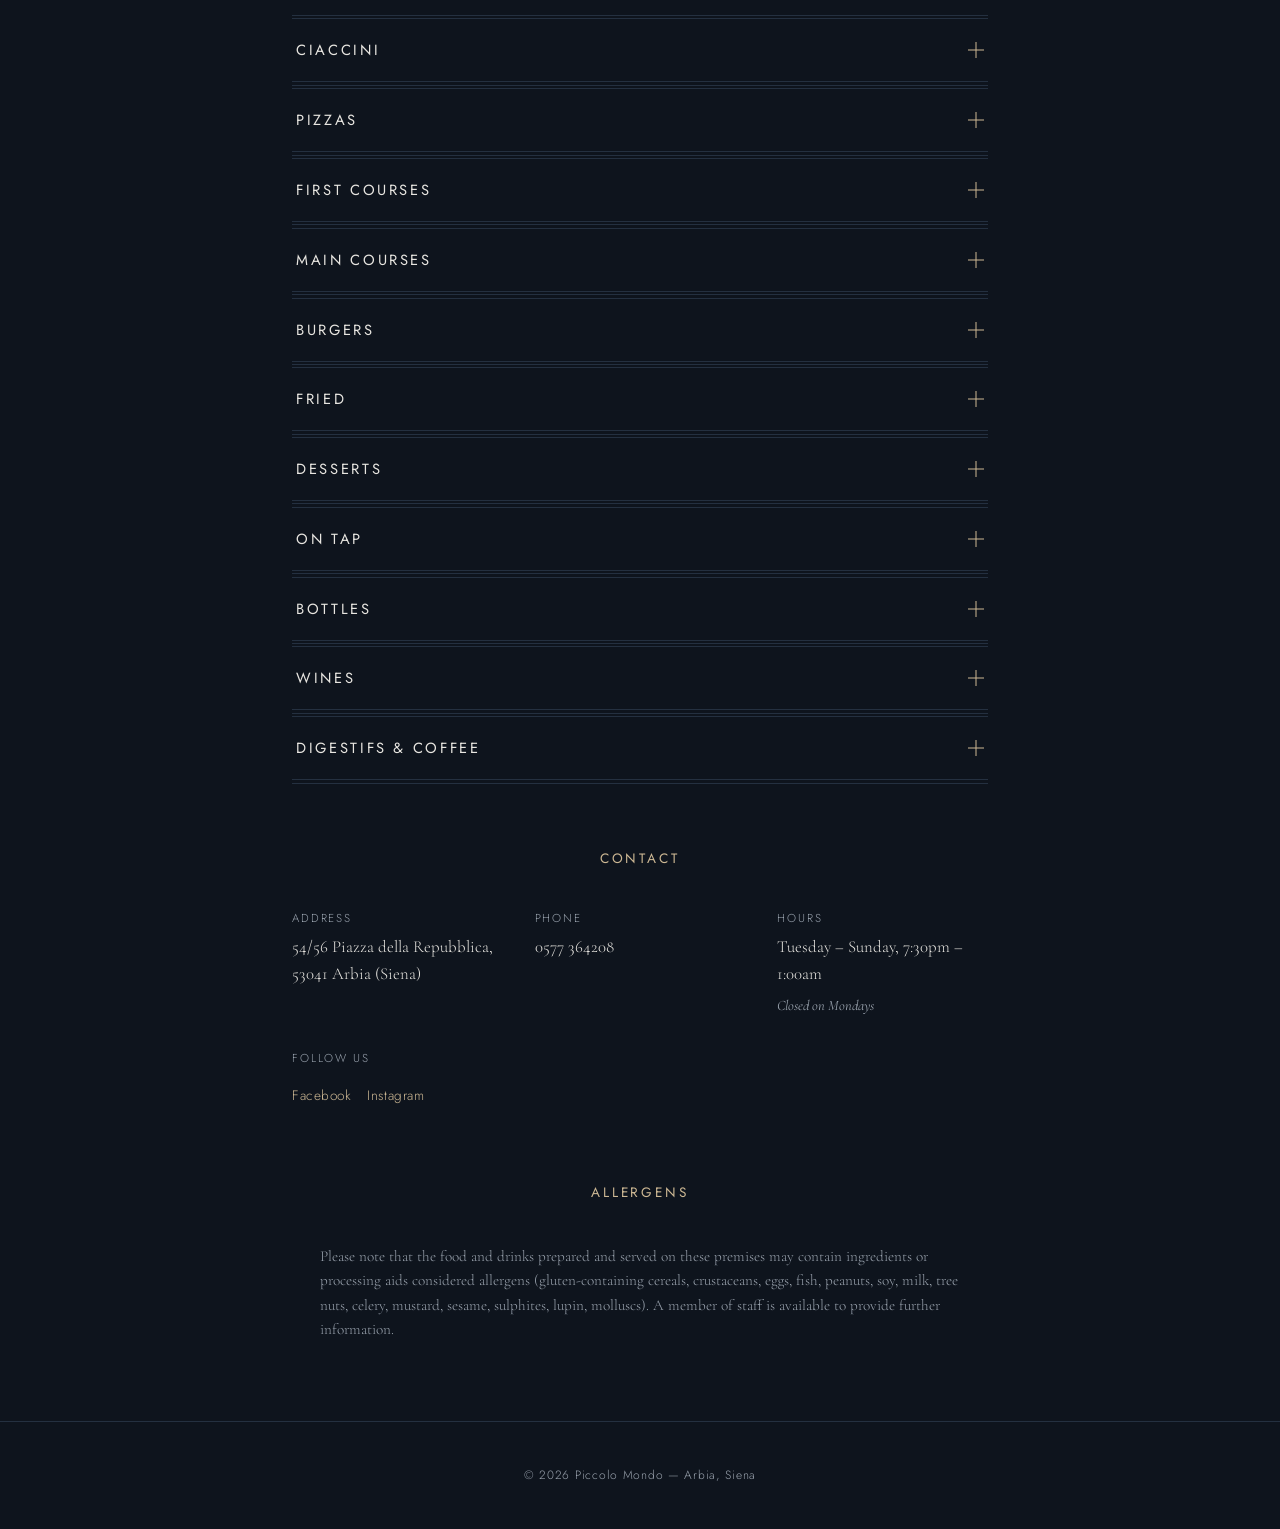
<file: 05-notte-blu/index.html>
<!doctype html>
<html lang="it">
<head>
<meta charset="utf-8">
<meta name="viewport" content="width=device-width, initial-scale=1">
<title>Piccolo Mondo — Arbia, Siena</title>
<meta name="description" content="Piccolo Mondo — Pizzeria &amp; Trattoria dal 1985, Arbia (Siena).">
<link rel="stylesheet" href="style.css">
</head>
<body>
<noscript>Questo menu richiede JavaScript per essere visualizzato. / This menu requires JavaScript to be displayed.</noscript>

<header class="site-header">
  <nav class="site-nav" aria-label="Navigazione principale">
    <a class="brand" href="#top">Piccolo Mondo</a>
    <ul class="nav-links">
      <li><a href="#menu" data-i18n="nav_menu">Menu</a></li>
      <li><a href="#allergeni" data-i18n="nav_allergeni">Allergeni</a></li>
      <li><a href="#contatti" data-i18n="nav_contatti">Contatti</a></li>
    </ul>
    <div class="lang-toggle" role="group" aria-label="Lingua">
      <button type="button" id="lang-it" data-lang="it" aria-pressed="true">IT</button>
      <button type="button" id="lang-en" data-lang="en" aria-pressed="false">EN</button>
    </div>
  </nav>
</header>

<main>
  <section class="hero" id="top">
    <div class="hero-inner">
      <h1 class="hero-wordmark">Piccolo Mondo</h1>
      <div class="hero-rule" aria-hidden="true"></div>
      <p class="hero-eyebrow" data-i18n="hero_eyebrow">dal 1985</p>
      <p class="hero-tagline" id="hero-tagline"></p>
    </div>
    <a class="scroll-cue" href="#menu" data-i18n="hero_cta">Scopri il menu</a>
  </section>

  <section class="menu-section" id="menu" aria-labelledby="menu-title">
    <h2 class="section-title" id="menu-title" data-i18n="menu_title">Menu</h2>
    <div class="accordion" id="accordion"></div>
  </section>

  <section class="contact-section" id="contatti" aria-labelledby="contatti-title">
    <h2 class="section-title" id="contatti-title" data-i18n="contatti_title">Contatti</h2>
    <div class="contact-grid">
      <div class="contact-item">
        <span class="contact-label" data-i18n="label_address">Indirizzo</span>
        <a class="contact-value" id="contact-address" href="#" target="_blank" rel="noopener"></a>
      </div>
      <div class="contact-item">
        <span class="contact-label" data-i18n="label_phone">Telefono</span>
        <a class="contact-value" id="contact-phone" href="#"></a>
      </div>
      <div class="contact-item">
        <span class="contact-label" data-i18n="label_hours">Orari</span>
        <span class="contact-value" id="contact-hours"></span>
        <span class="contact-closed" id="contact-closed"></span>
      </div>
      <div class="contact-item">
        <span class="contact-label" data-i18n="label_follow">Seguici</span>
        <div class="social-links">
          <a id="social-facebook" href="#" target="_blank" rel="noopener">Facebook</a>
          <a id="social-instagram" href="#" target="_blank" rel="noopener">Instagram</a>
        </div>
      </div>
    </div>
  </section>

  <section class="allergeni-section" id="allergeni" aria-labelledby="allergeni-title">
    <h2 class="section-title" id="allergeni-title" data-i18n="allergeni_title">Allergeni</h2>
    <p class="allergeni-text" id="allergeni-text" data-i18n="allergeni_text"></p>
  </section>
</main>

<footer class="site-footer">
  <p>&copy; <span id="footer-year"></span> Piccolo Mondo — Arbia, Siena</p>
</footer>

<script src="data.js"></script>
<script src="app.js"></script>
</body>
</html>
</file>
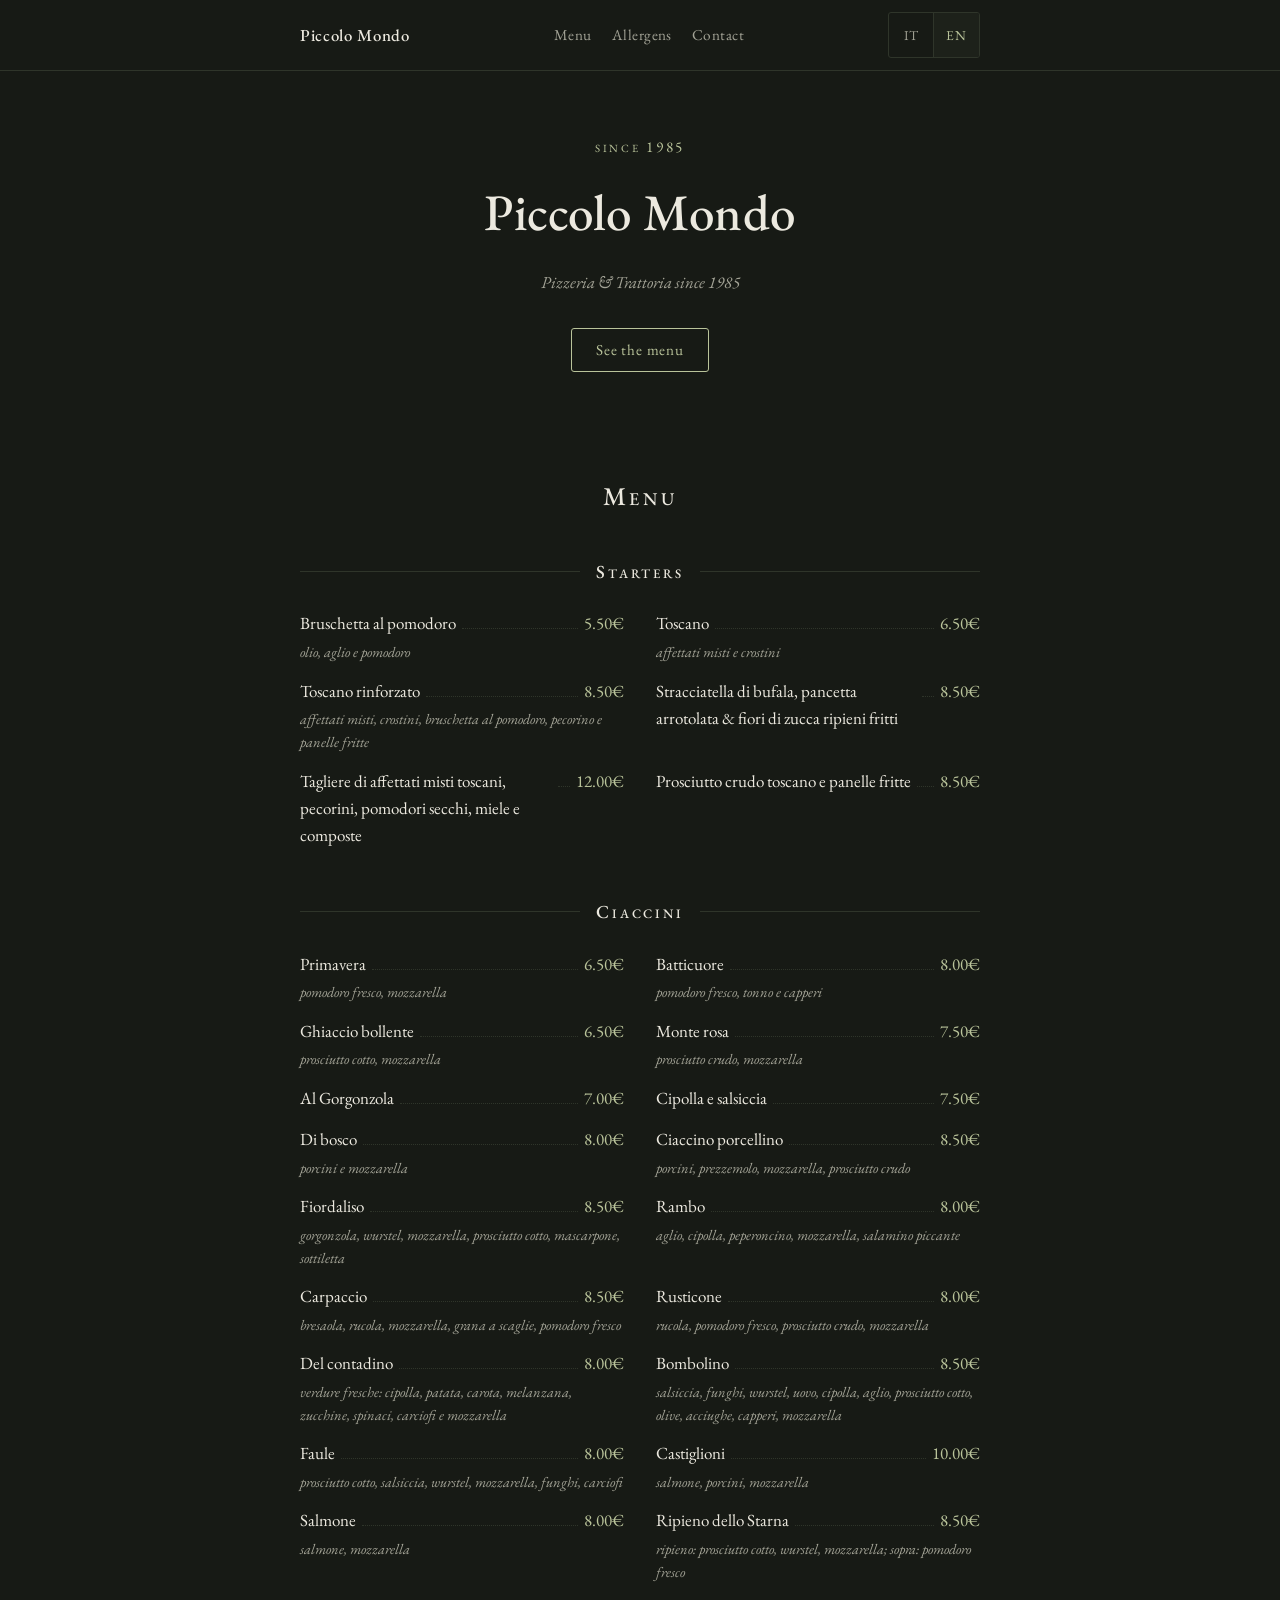
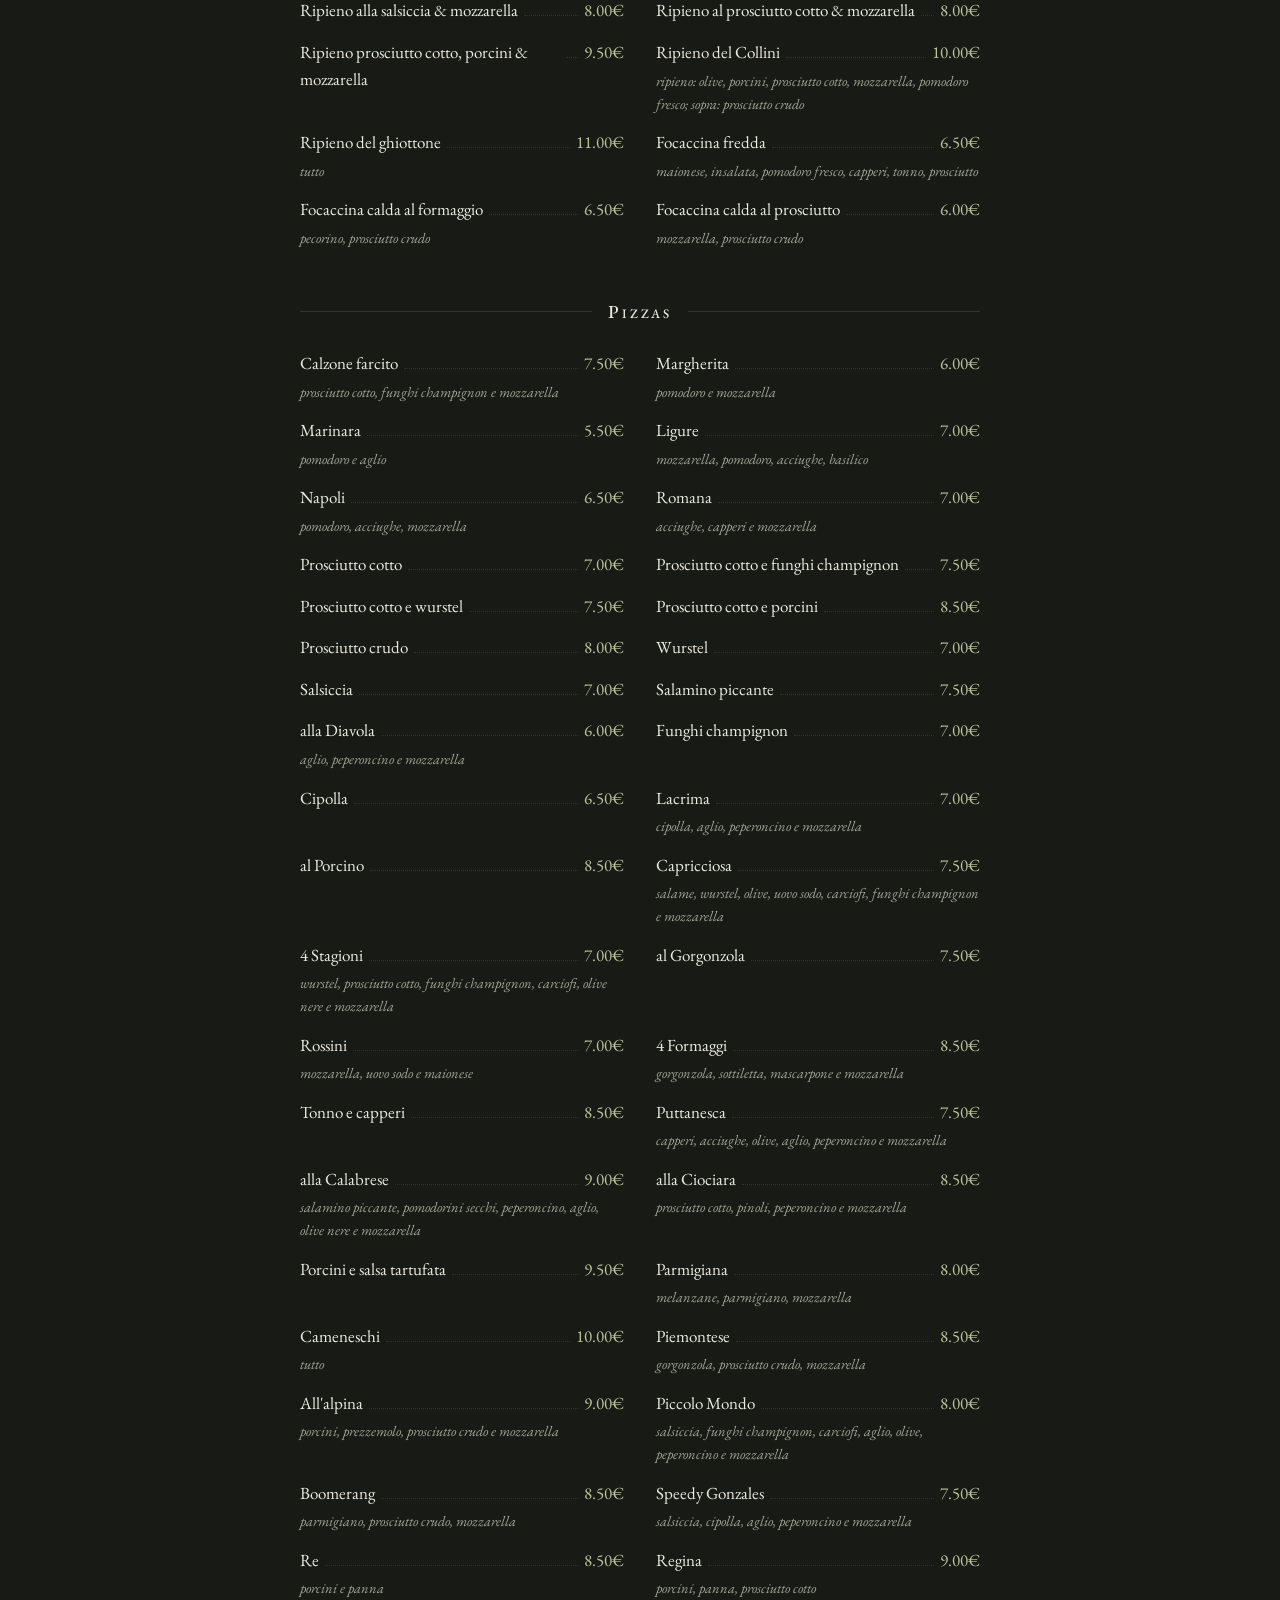
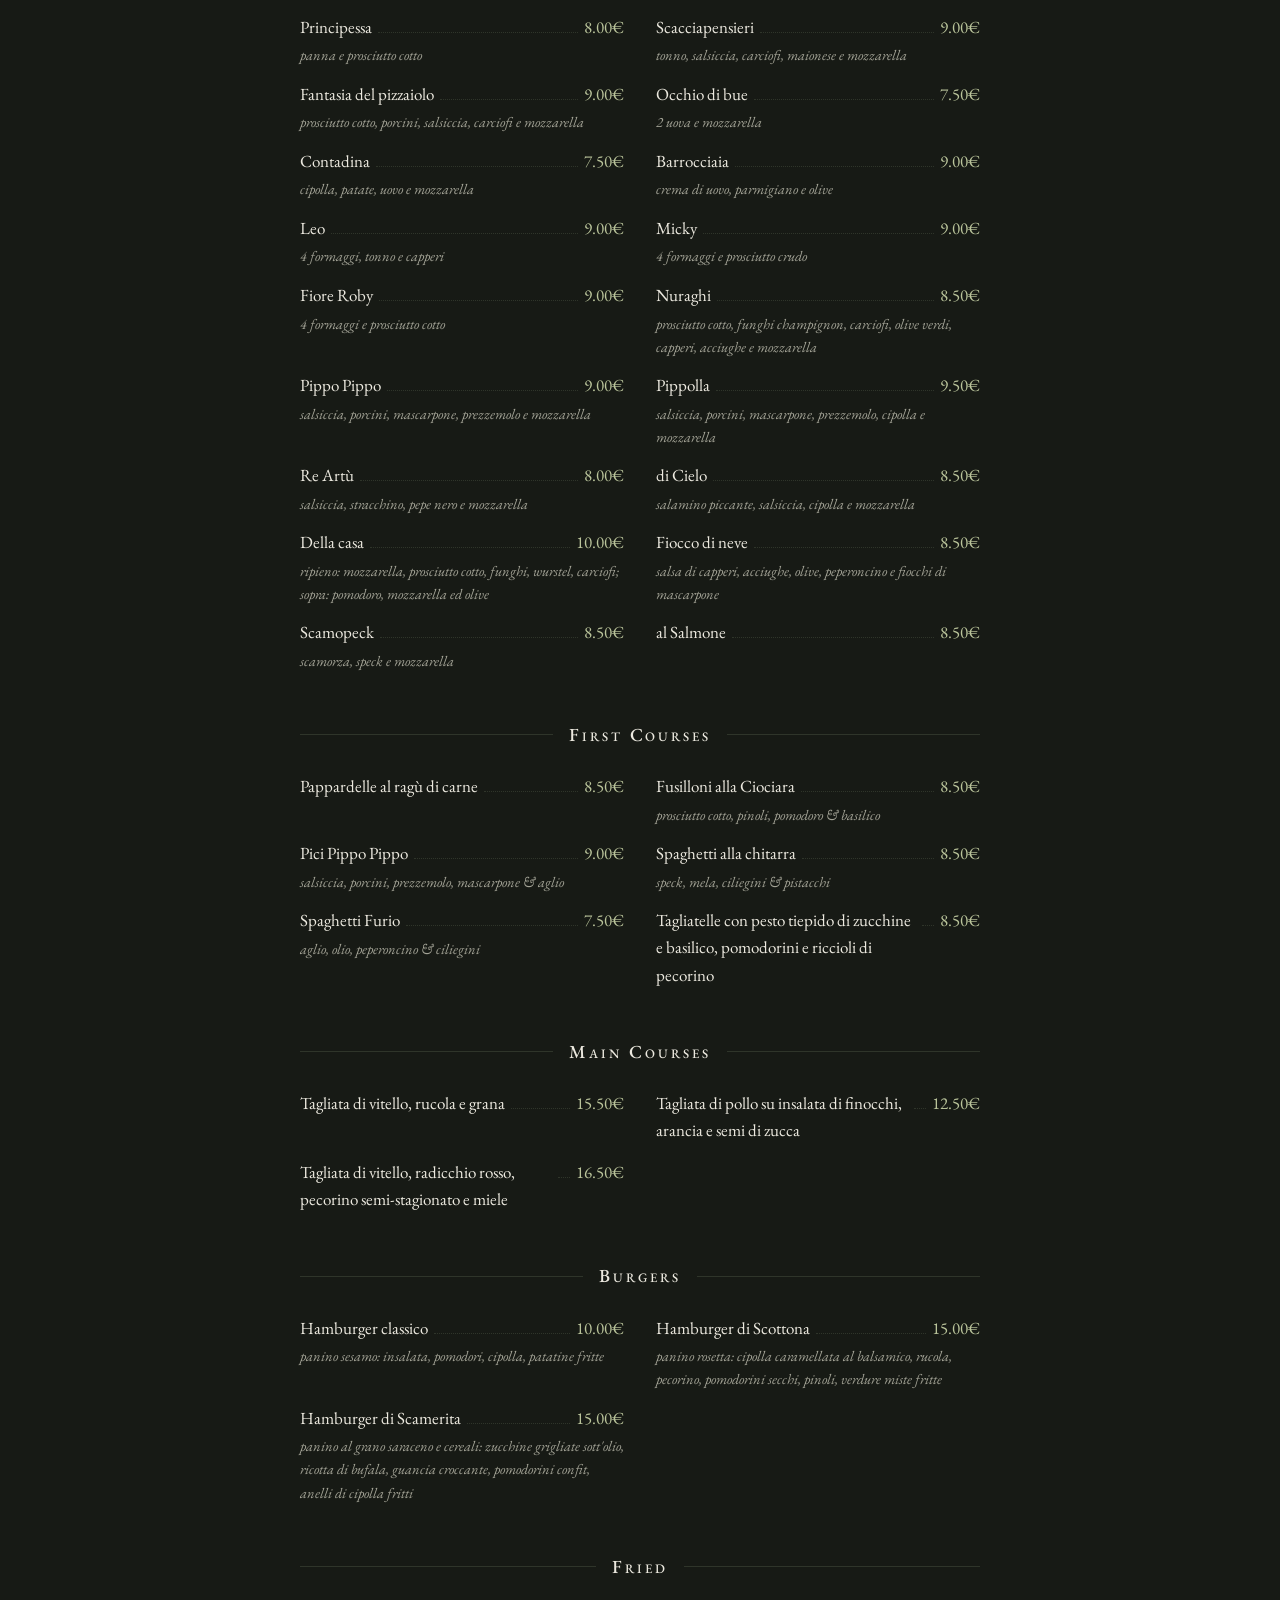
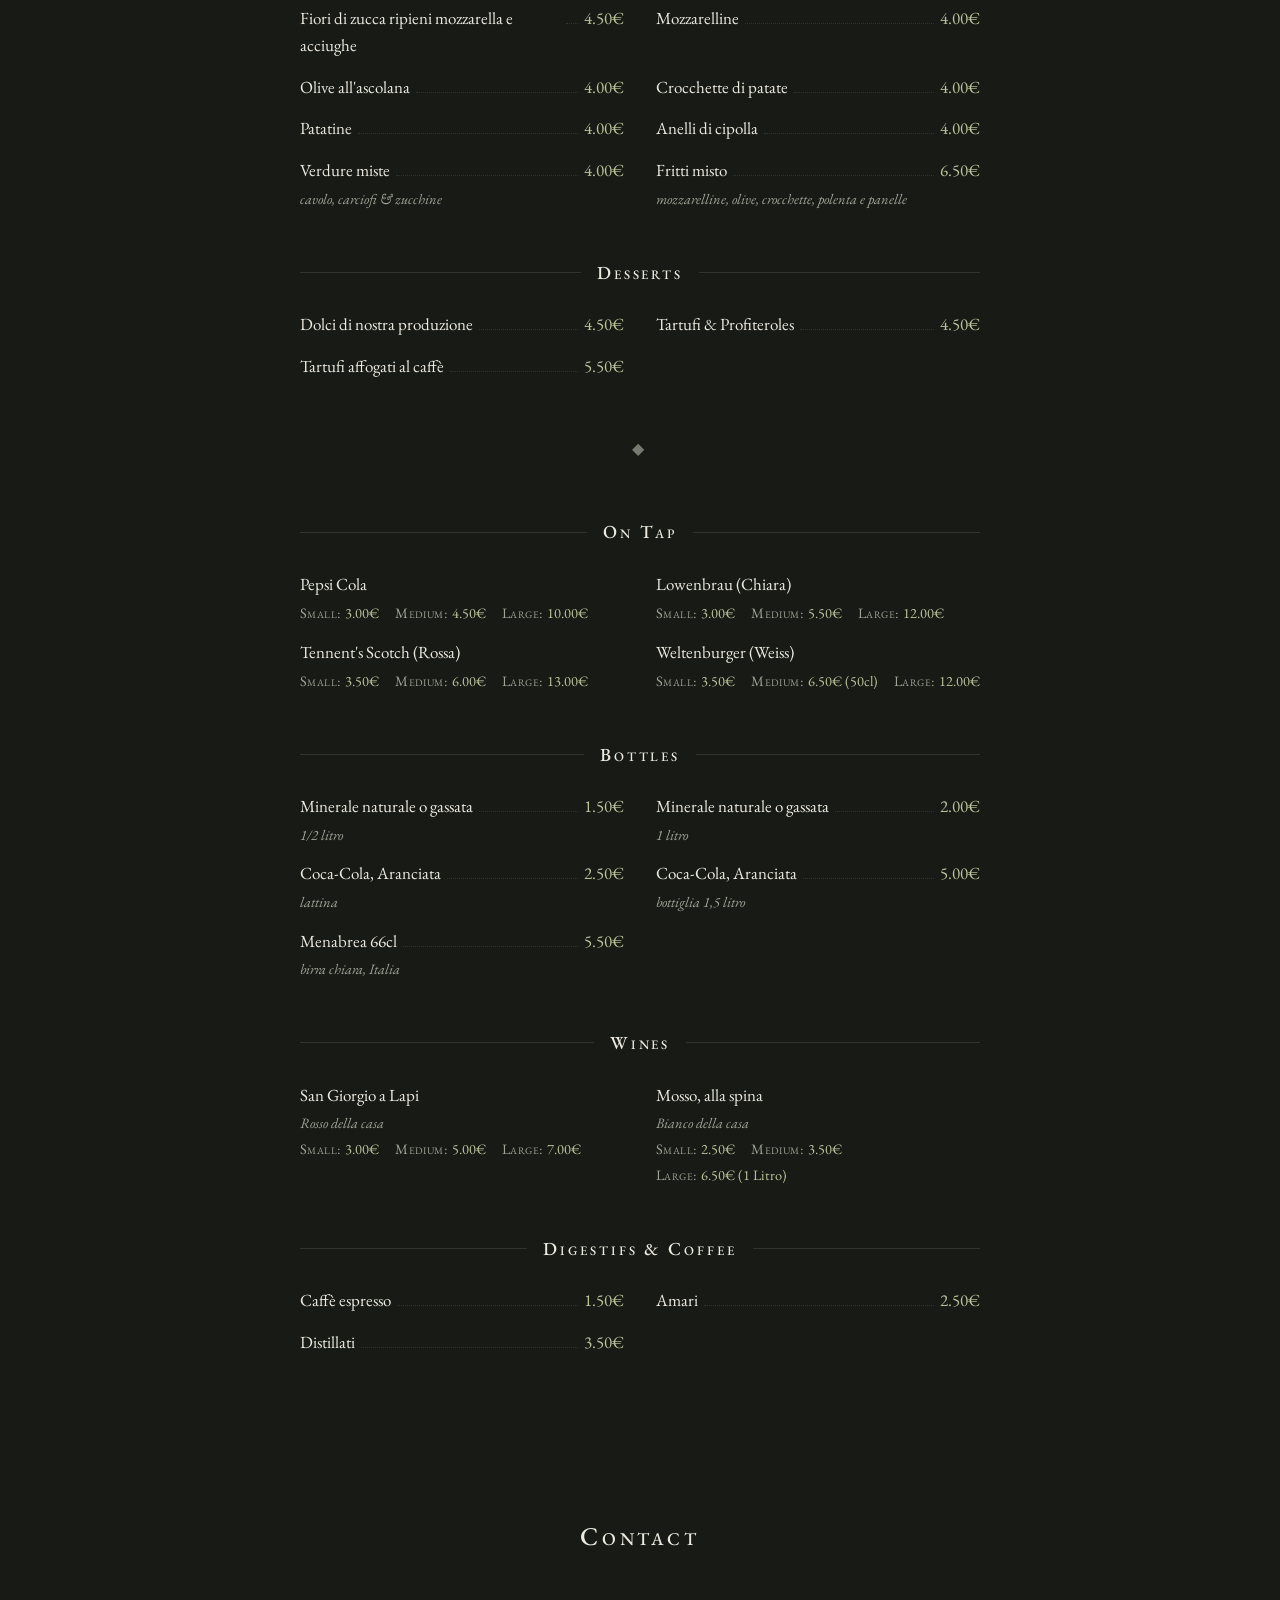
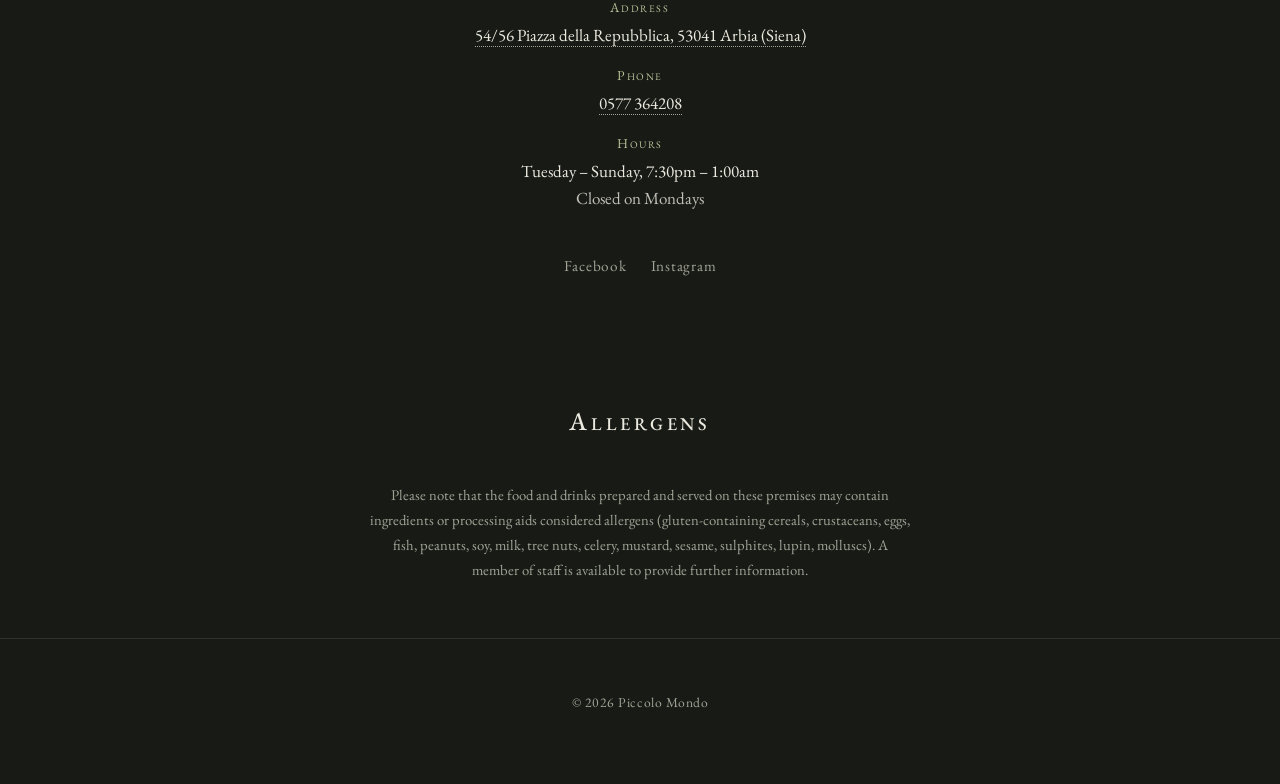
<file: 06-carta/index.html>
<!doctype html>
<html lang="it">
<head>
<meta charset="UTF-8">
<meta name="viewport" content="width=device-width, initial-scale=1">
<title>Piccolo Mondo — Arbia, Siena</title>
<meta name="description" content="Piccolo Mondo — Pizzeria &amp; Trattoria dal 1985, Arbia (Siena).">
<link rel="stylesheet" href="style.css">
</head>
<body>
<noscript>Questo menu richiede JavaScript per essere visualizzato. / This menu requires JavaScript to be displayed.</noscript>

<header class="site-header">
  <div class="header-inner">
    <a class="wordmark" href="#top">Piccolo Mondo</a>
    <nav class="main-nav" aria-label="Navigazione principale">
      <a href="#menu" data-i18n="nav_menu">Menu</a>
      <a href="#allergeni" data-i18n="nav_allergeni">Allergeni</a>
      <a href="#contatti" data-i18n="nav_contatti">Contatti</a>
    </nav>
    <div class="lang-toggle" role="group" aria-label="Lingua / Language">
      <button type="button" id="lang-it" aria-pressed="true">IT</button>
      <button type="button" id="lang-en" aria-pressed="false">EN</button>
    </div>
  </div>
</header>

<main id="top">
  <section class="hero">
    <p class="eyebrow" data-i18n="hero_eyebrow">dal 1985</p>
    <h1 class="hero-title">Piccolo Mondo</h1>
    <p class="hero-tagline" id="hero-tagline"></p>
    <a class="hero-cta" href="#menu" data-i18n="hero_cta">Scopri il menu</a>
  </section>

  <section class="menu-section" id="menu" aria-labelledby="menu-heading">
    <h2 class="section-title" id="menu-heading" data-i18n="menu_title">Menu</h2>
    <div id="menu-categories"><!-- rendered by app.js --></div>
  </section>

  <section class="info-section" id="contatti" aria-labelledby="contatti-heading">
    <h2 class="section-title" id="contatti-heading" data-i18n="contatti_title">Contatti</h2>
    <dl class="contact-list" id="contact-list"><!-- rendered by app.js --></dl>
    <div class="social-links" id="social-links"><!-- rendered by app.js --></div>
  </section>

  <section class="info-section" id="allergeni" aria-labelledby="allergeni-heading">
    <h2 class="section-title" id="allergeni-heading" data-i18n="allergeni_title">Allergeni</h2>
    <p class="allergeni-text" id="allergeni-text"></p>
  </section>
</main>

<footer class="site-footer">
  <p id="footer-text"></p>
</footer>

<script src="data.js"></script>
<script src="app.js"></script>
</body>
</html>
</file>
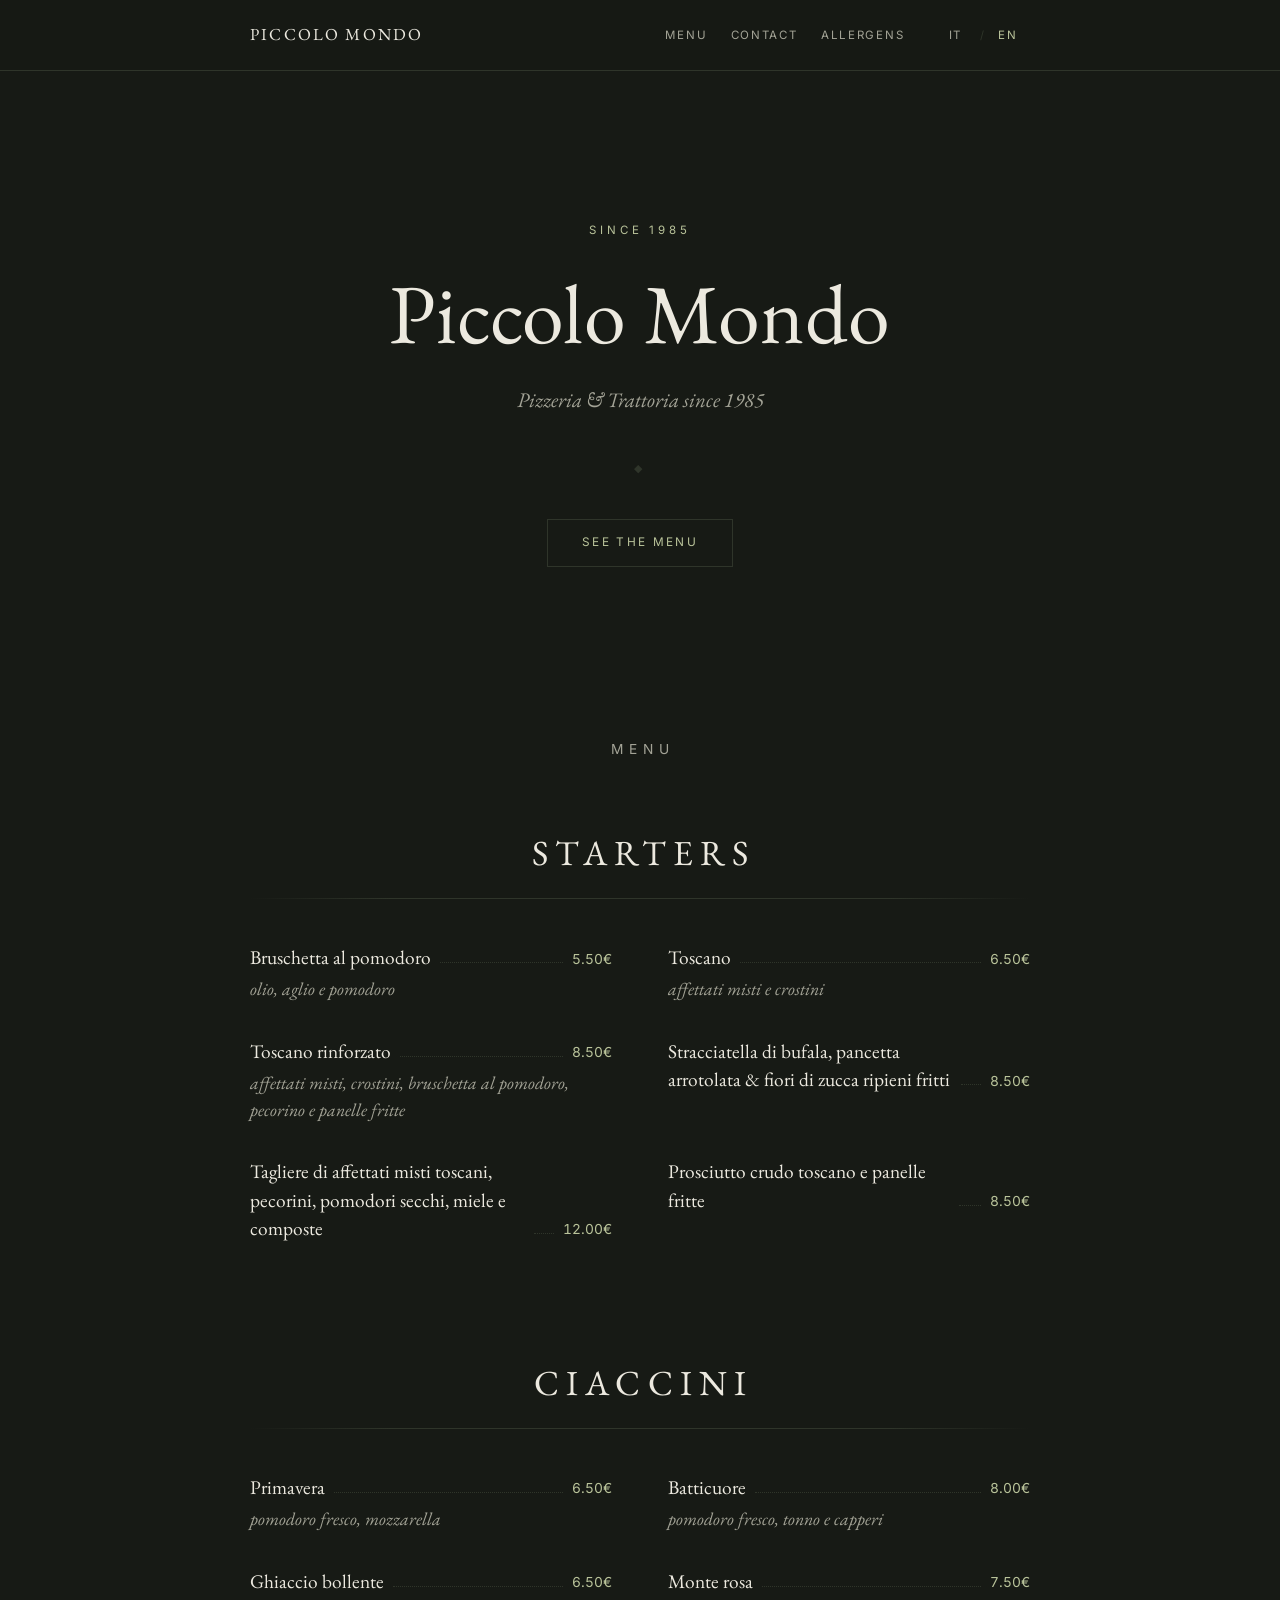
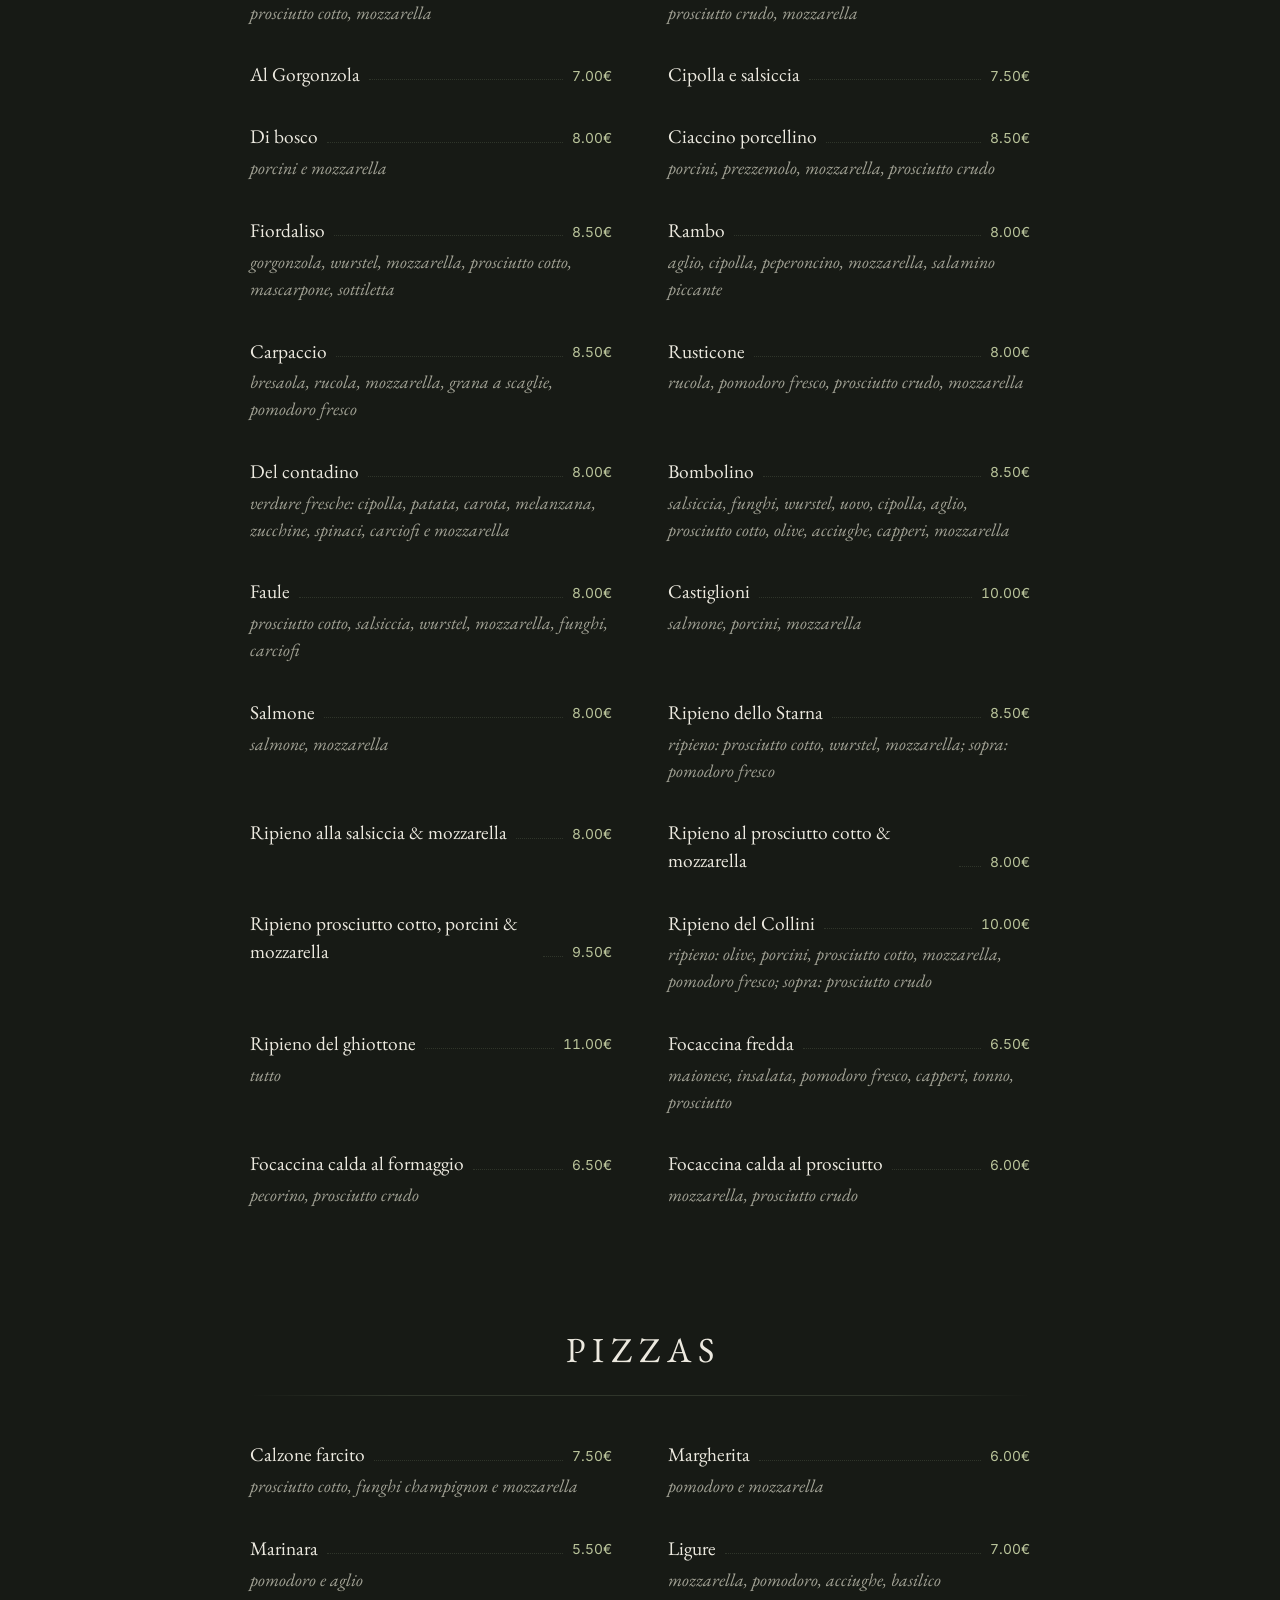
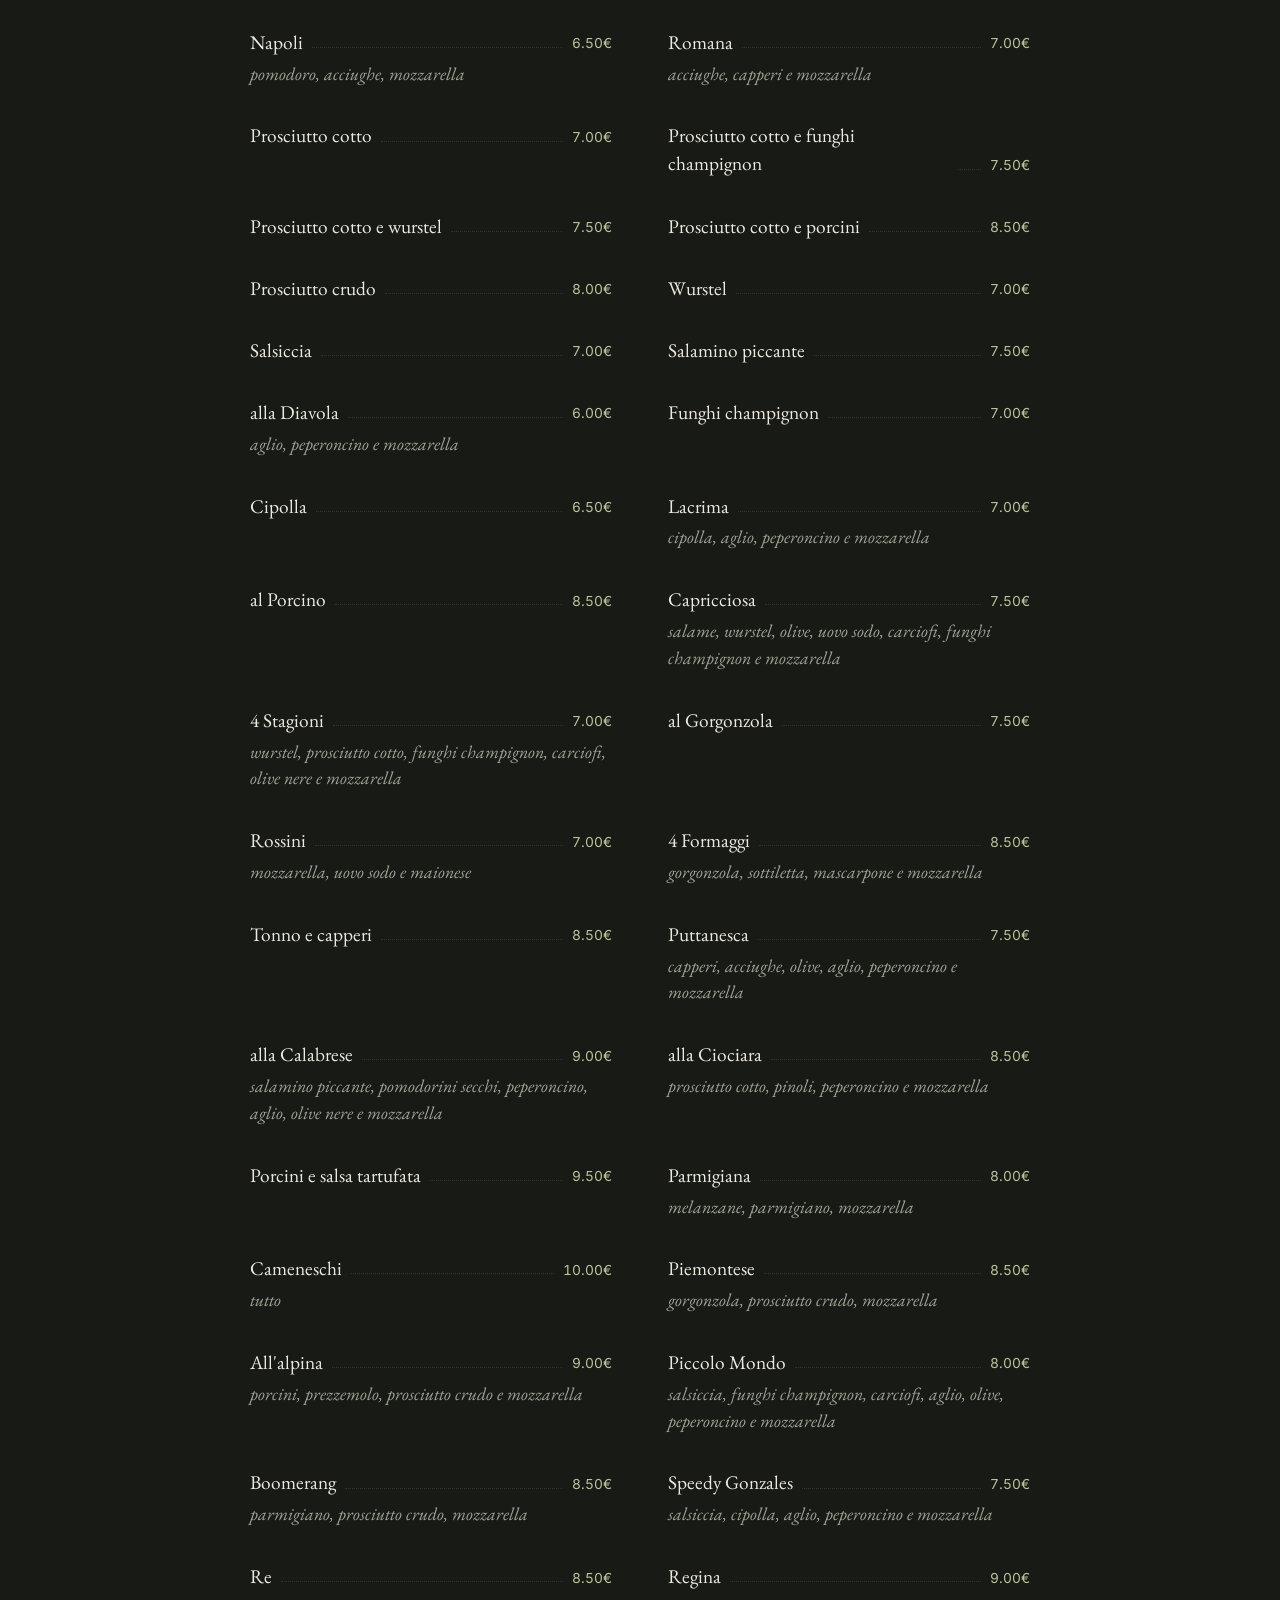
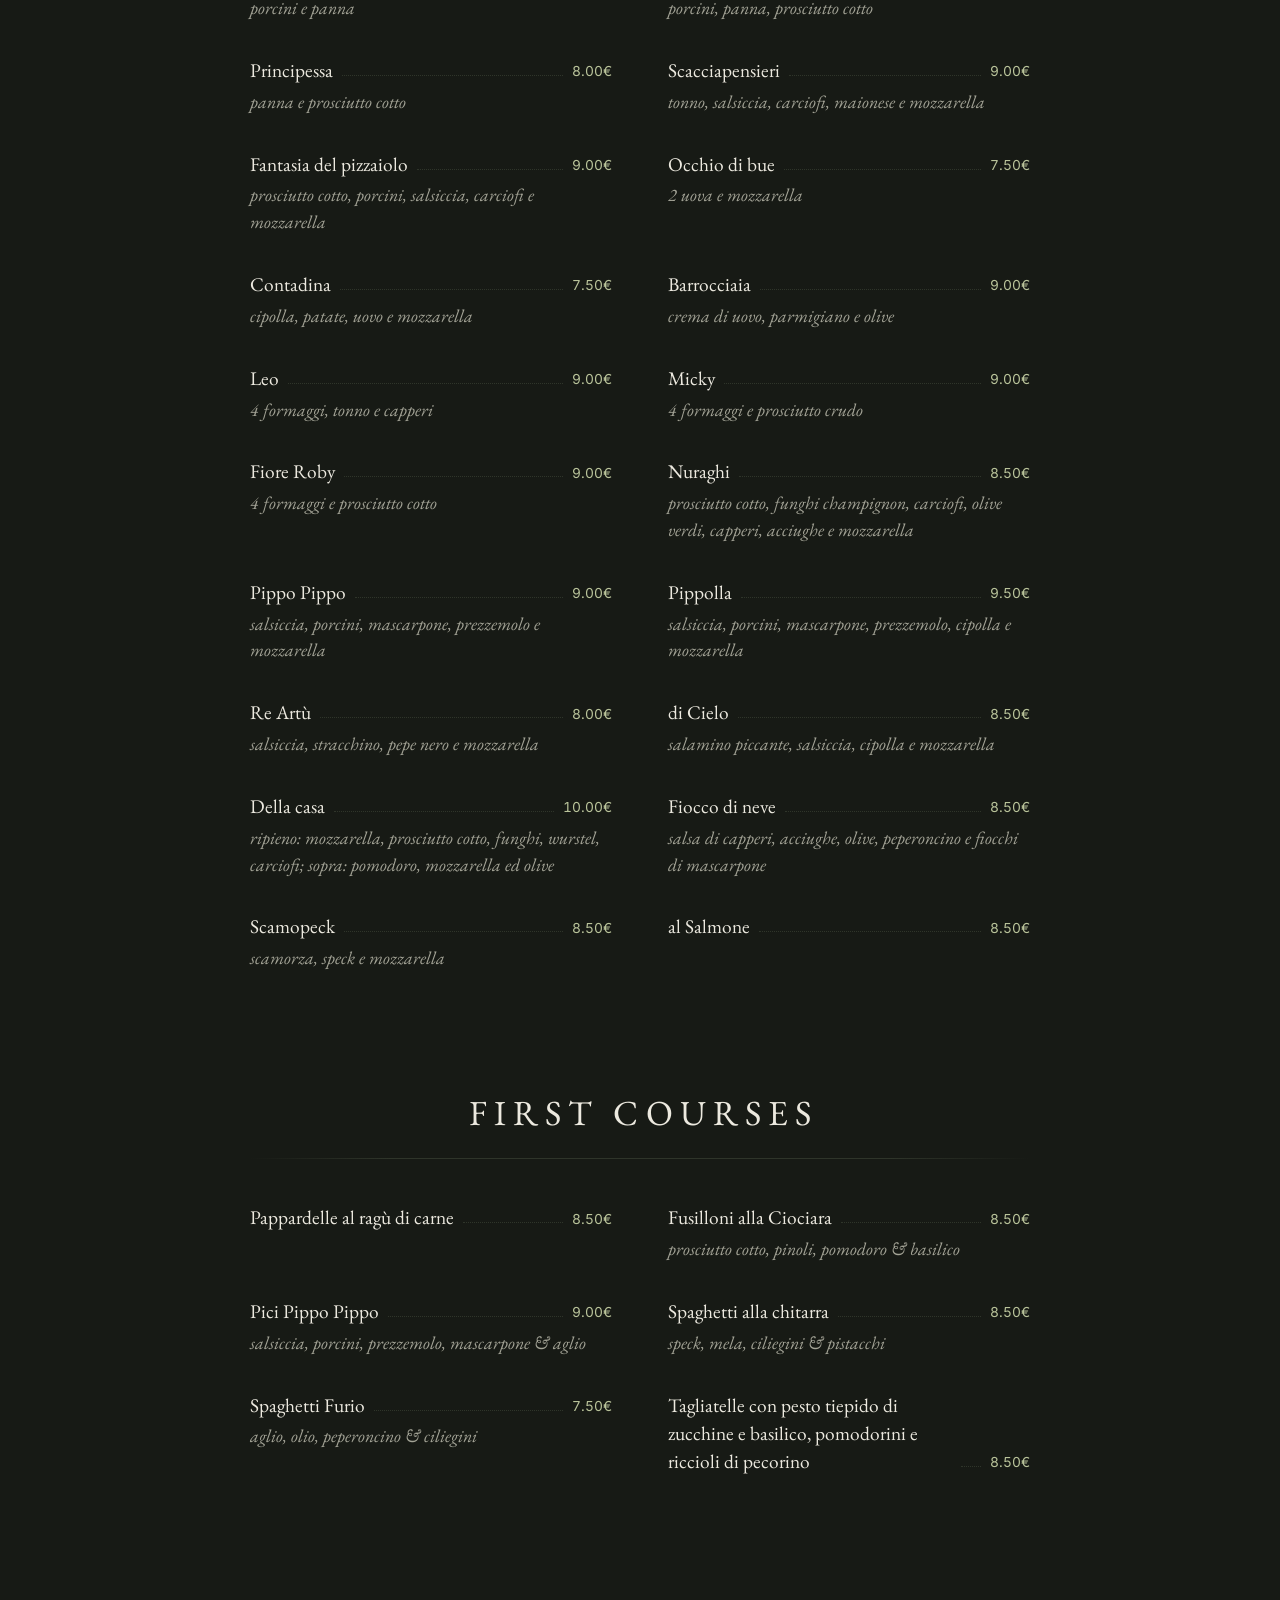
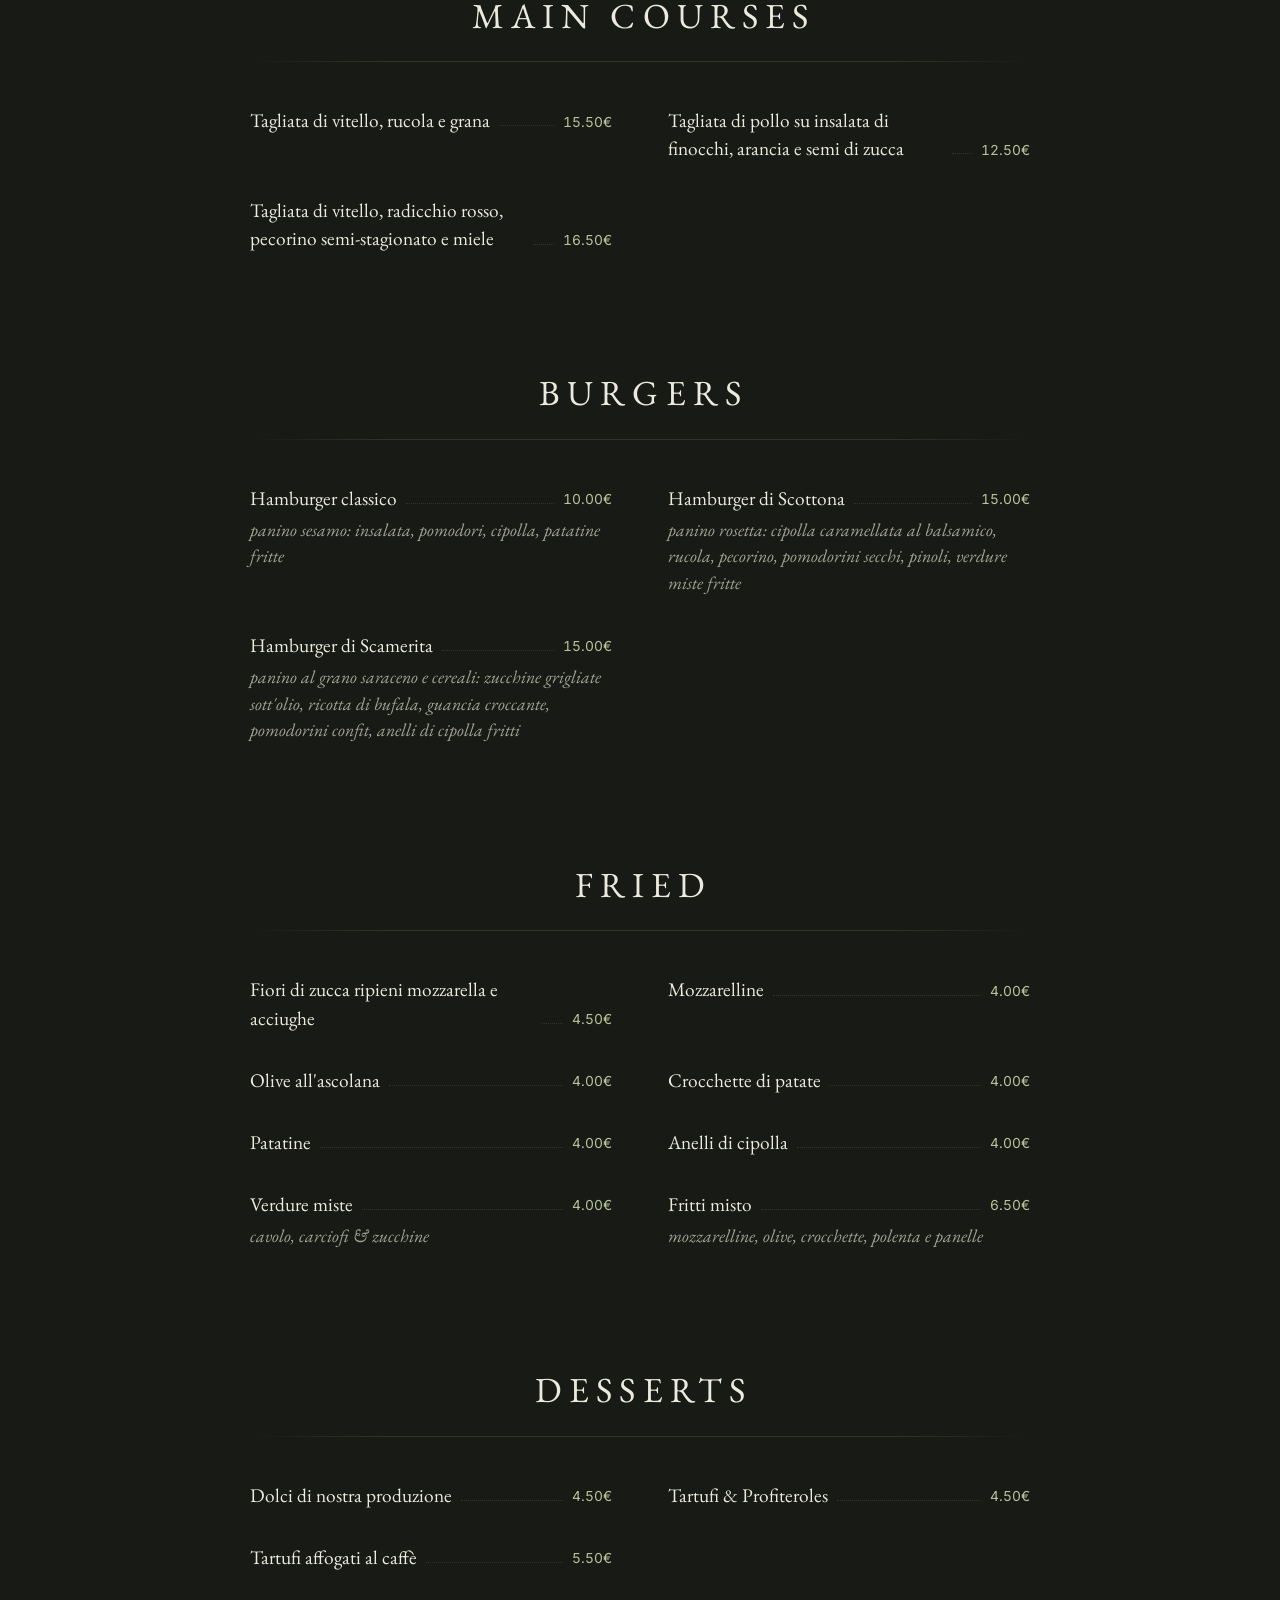
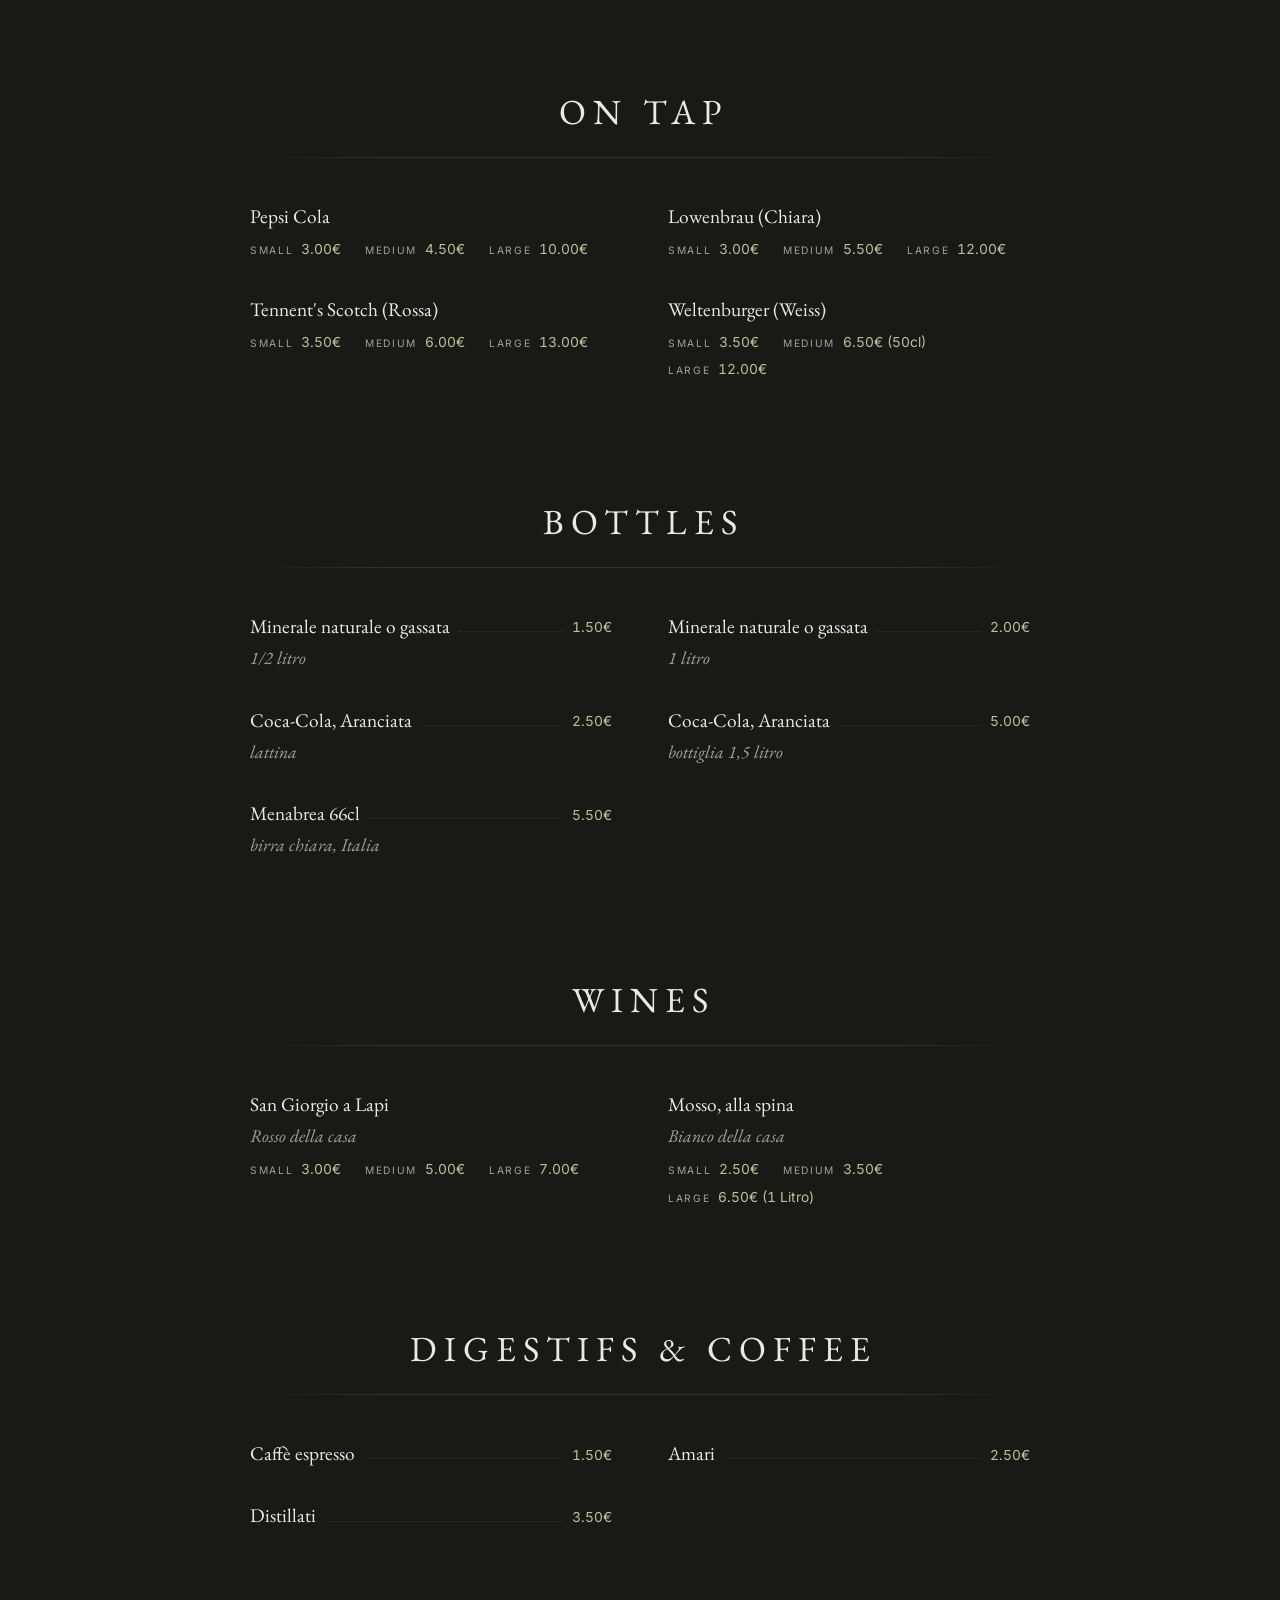
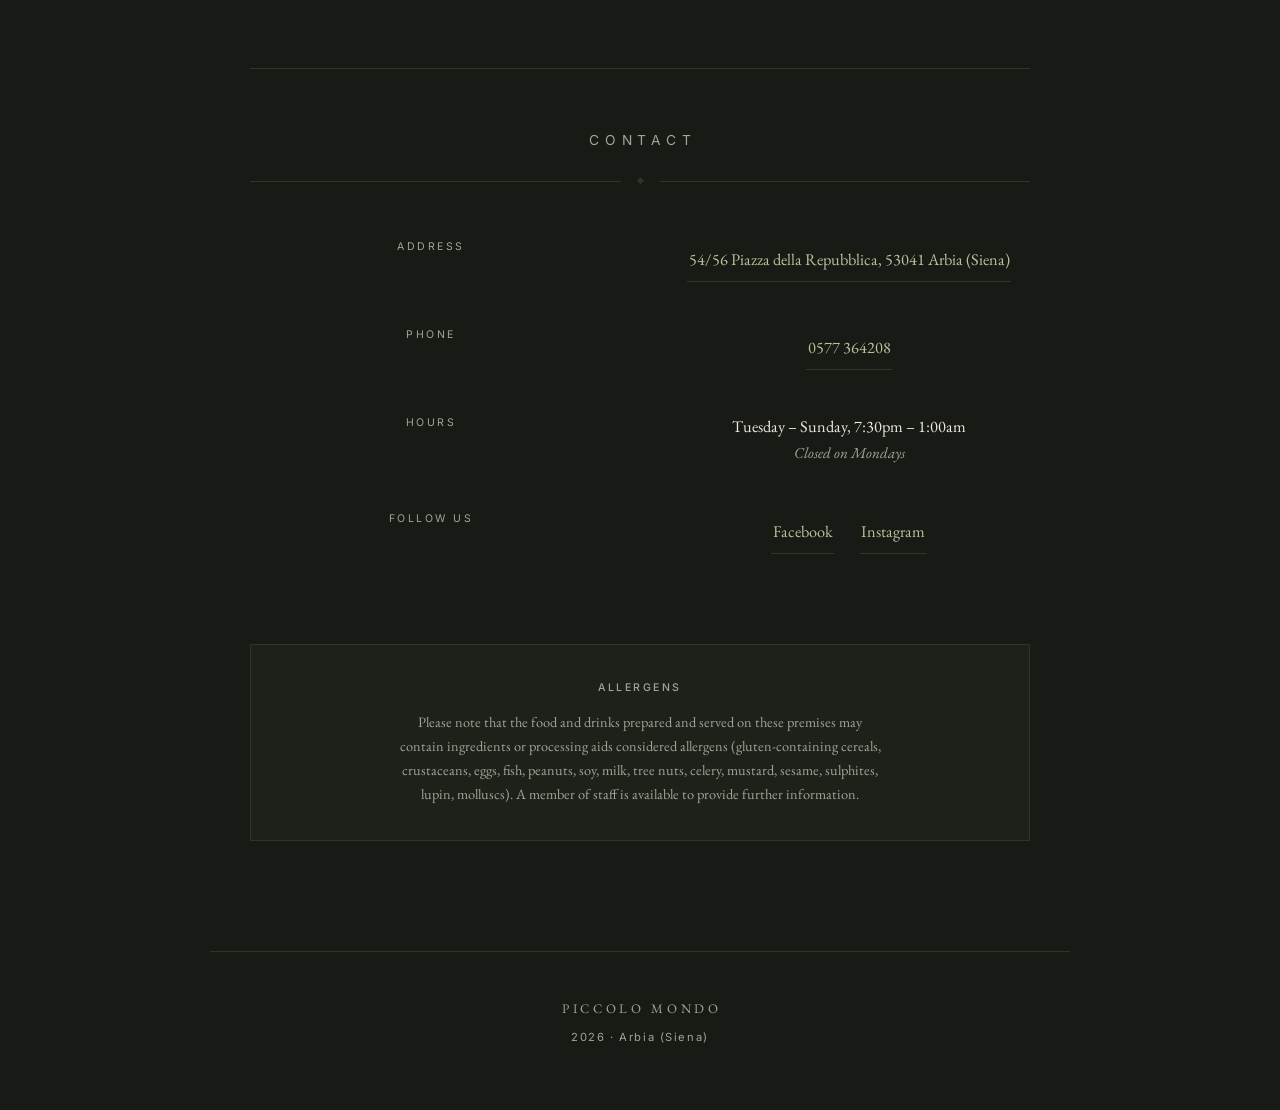
<file: 08-oliva/index.html>
<!DOCTYPE html>
<html lang="it">
<head>
<meta charset="utf-8">
<meta name="viewport" content="width=device-width, initial-scale=1">
<title>Piccolo Mondo — Pizzeria &amp; Trattoria, Arbia (Siena)</title>
<meta name="description" content="Piccolo Mondo — pizzeria e trattoria ad Arbia (Siena) dal 1985. Menu, orari e contatti.">
<meta name="theme-color" content="#171a15">
<link rel="stylesheet" href="style.css">
</head>
<body>

<a class="skip" href="#menu">Menu</a>

<header class="site-head">
  <div class="head-inner">
    <a class="head-mark" href="#top">Piccolo Mondo</a>

    <nav class="head-nav" aria-label="Piccolo Mondo">
      <a href="#menu" data-i18n="nav_menu">Menu</a>
      <a href="#contatti" data-i18n="nav_contatti">Contatti</a>
      <a href="#allergeni" data-i18n="nav_allergeni">Allergeni</a>
    </nav>

    <div class="lang" role="group" aria-label="Lingua" id="lang-group">
      <span class="lang-label" data-i18n="lang_toggle_label" hidden>Lingua</span>
      <button type="button" class="lang-btn" data-lang="it" aria-pressed="true">IT</button>
      <span class="lang-sep" aria-hidden="true">/</span>
      <button type="button" class="lang-btn" data-lang="en" aria-pressed="false">EN</button>
    </div>
  </div>
</header>

<main id="top">

  <section class="hero">
    <p class="hero-eyebrow" data-i18n="hero_eyebrow">dal 1985</p>
    <h1 class="wordmark">Piccolo Mondo</h1>
    <p class="hero-tagline" id="hero-tagline">Pizzeria &amp; Trattoria dal 1985</p>
    <p class="hero-mark" aria-hidden="true">&#9670;</p>
    <p><a class="cta" href="#menu" data-i18n="hero_cta">Scopri il menu</a></p>
  </section>

  <noscript>
    <p class="noscript">Il menu di questo sito richiede JavaScript. Attivalo per consultarlo. — This
    site&rsquo;s menu requires JavaScript. Please enable it.</p>
  </noscript>

  <section class="menu" id="menu" aria-labelledby="menu-title">
    <h2 class="section-title" id="menu-title" data-i18n="menu_title">Menu</h2>
    <div id="menu-body"></div>
  </section>

  <section class="contatti" id="contatti" aria-labelledby="contatti-title">
    <h2 class="section-title" id="contatti-title" data-i18n="contatti_title">Contatti</h2>
    <div class="rule" aria-hidden="true"><span></span><i>&#9670;</i><span></span></div>
    <dl class="facts" id="contatti-body"></dl>
  </section>

  <section class="allergeni" id="allergeni" aria-labelledby="allergeni-title">
    <h2 class="quiet-title" id="allergeni-title" data-i18n="allergeni_title">Allergeni</h2>
    <p class="quiet-text" data-i18n="allergeni_text"></p>
  </section>

</main>

<footer class="site-foot">
  <p class="foot-mark">Piccolo Mondo</p>
  <p class="foot-line"><span id="foot-year"></span> &middot; Arbia (Siena)</p>
</footer>

<script src="data.js"></script>
<script src="app.js"></script>
</body>
</html>
</file>
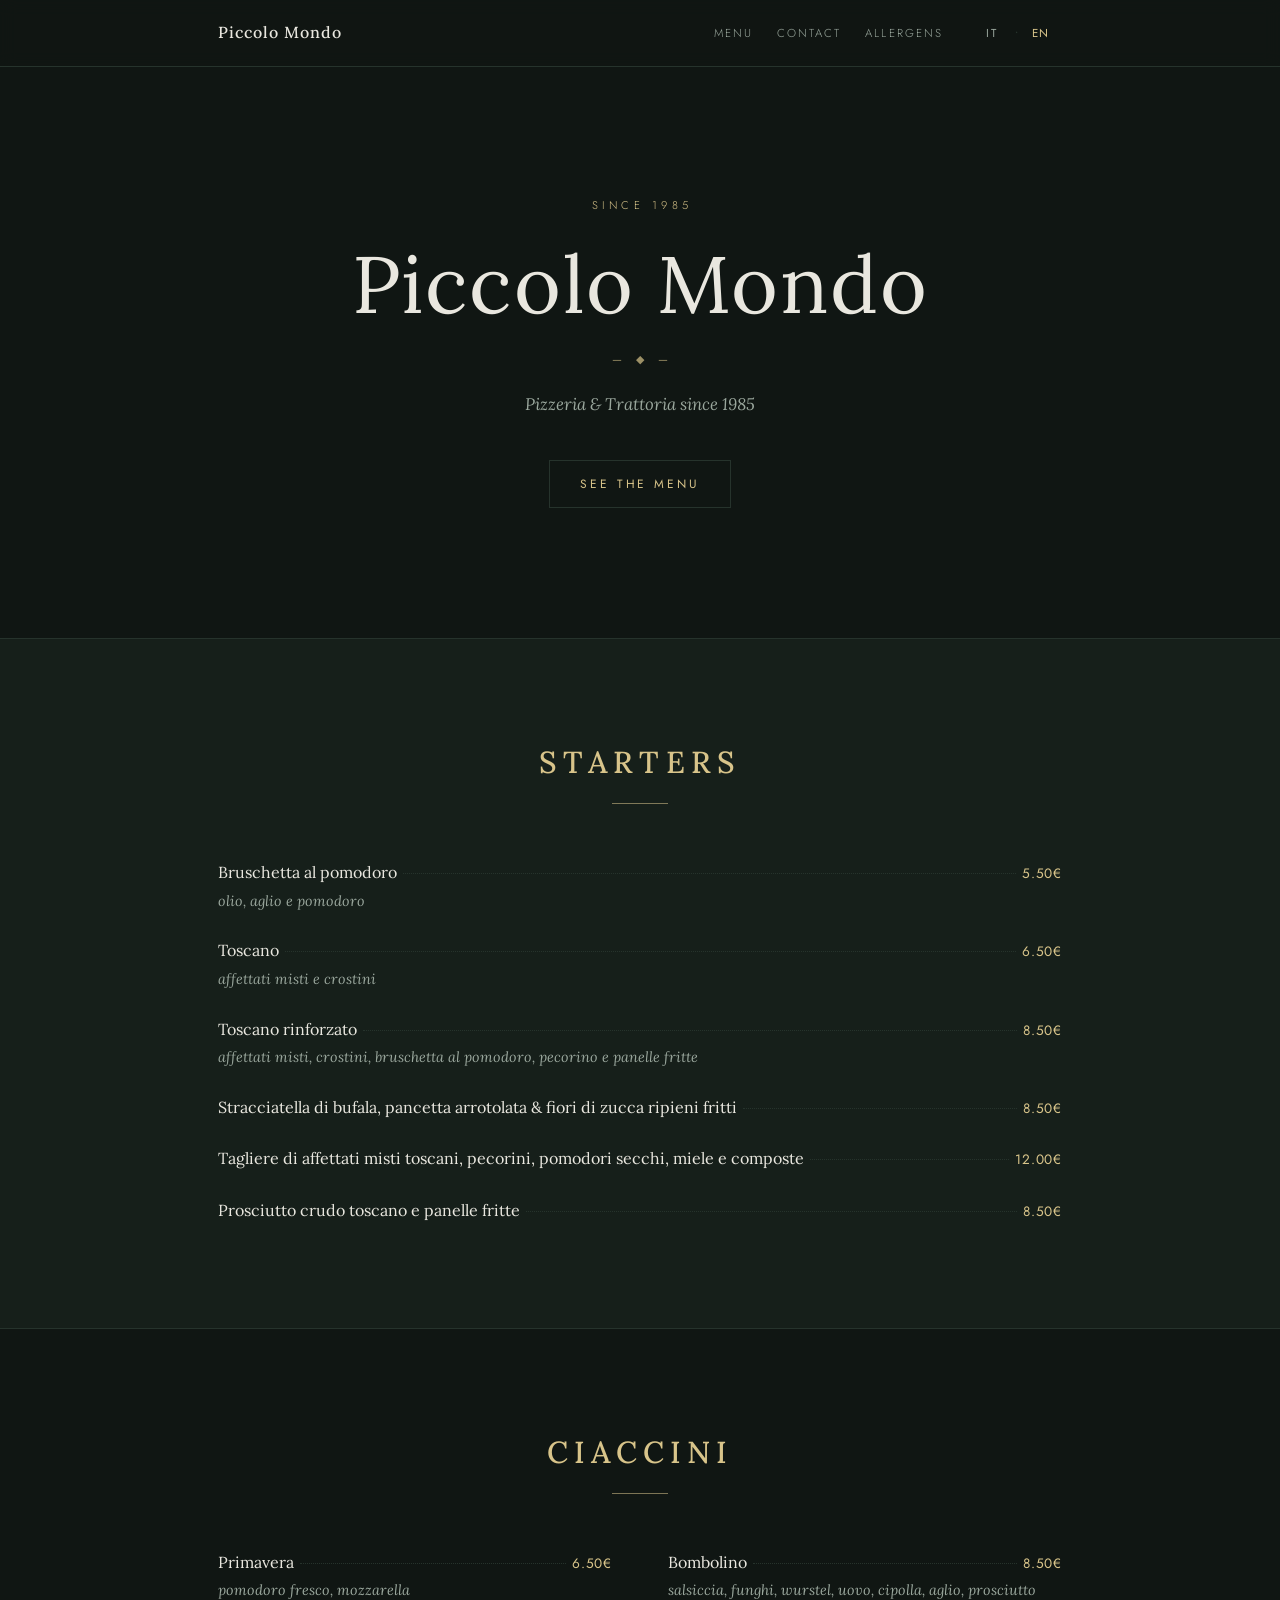
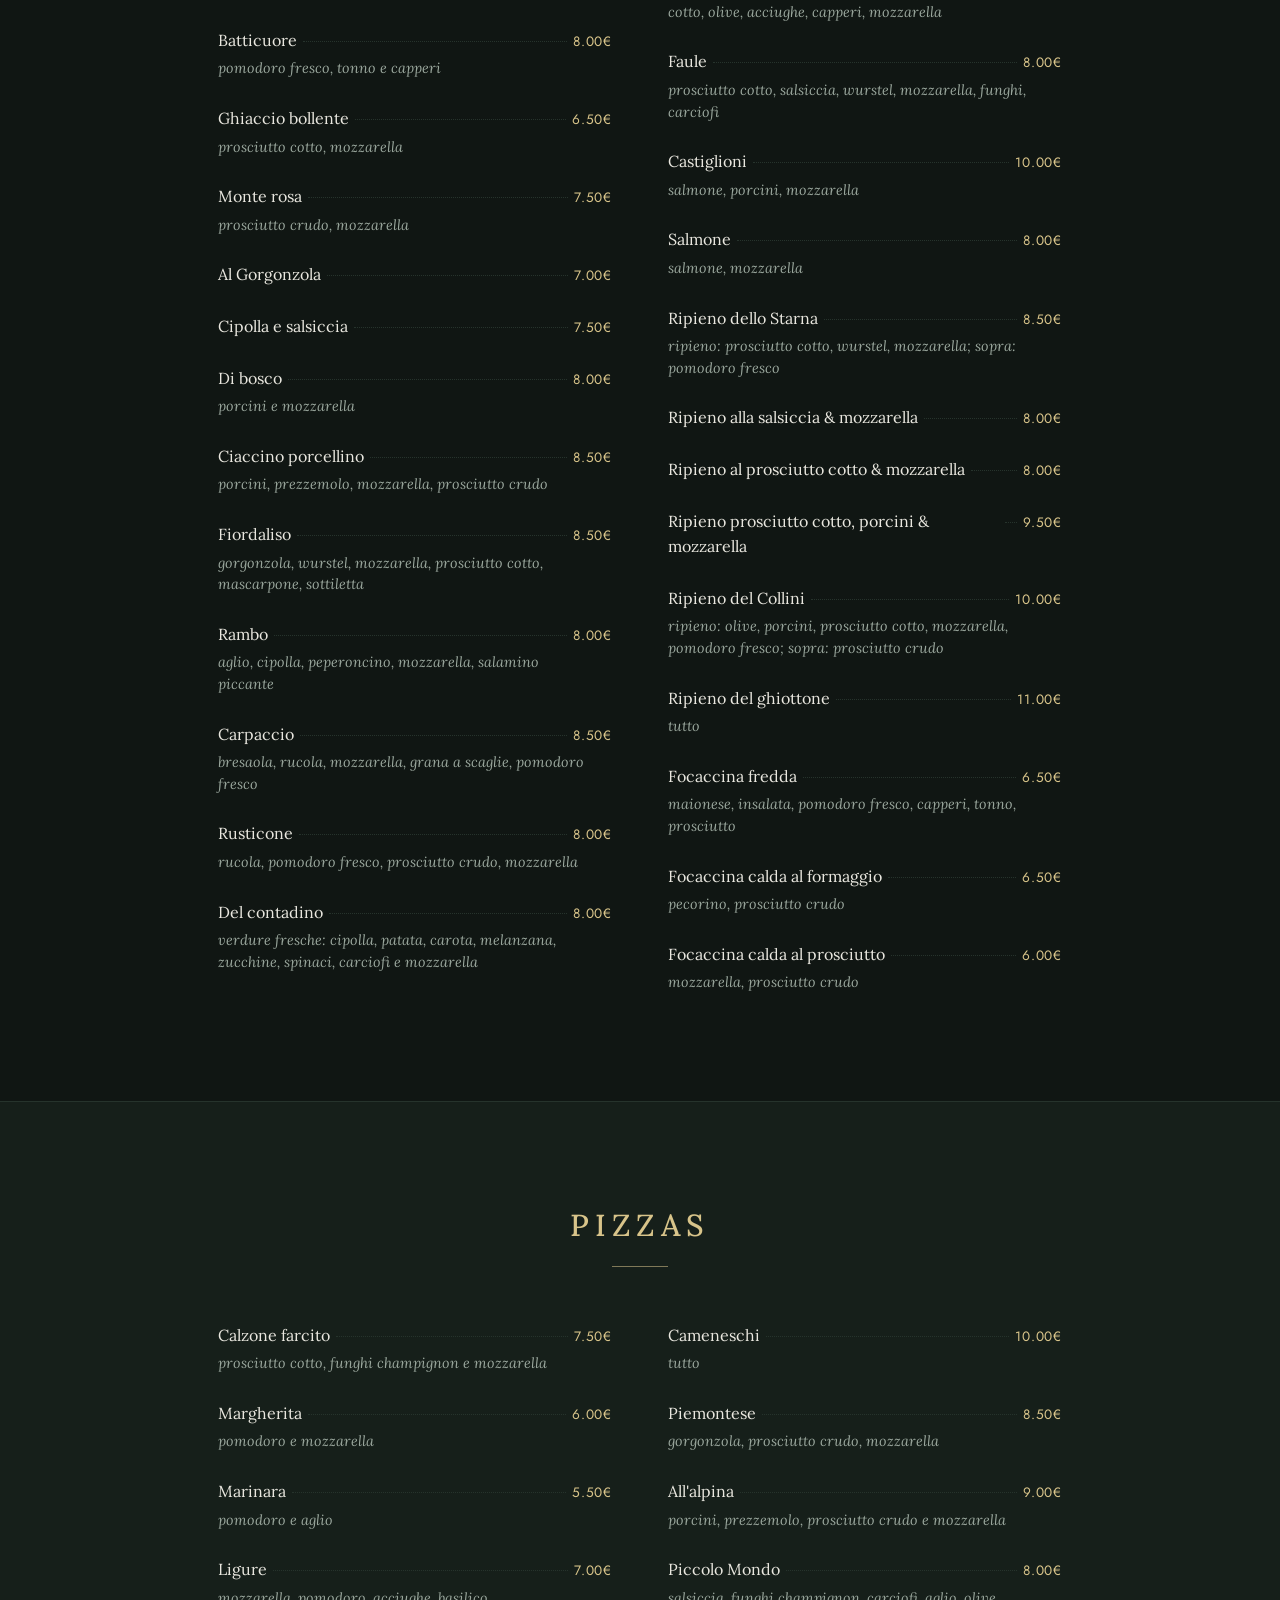
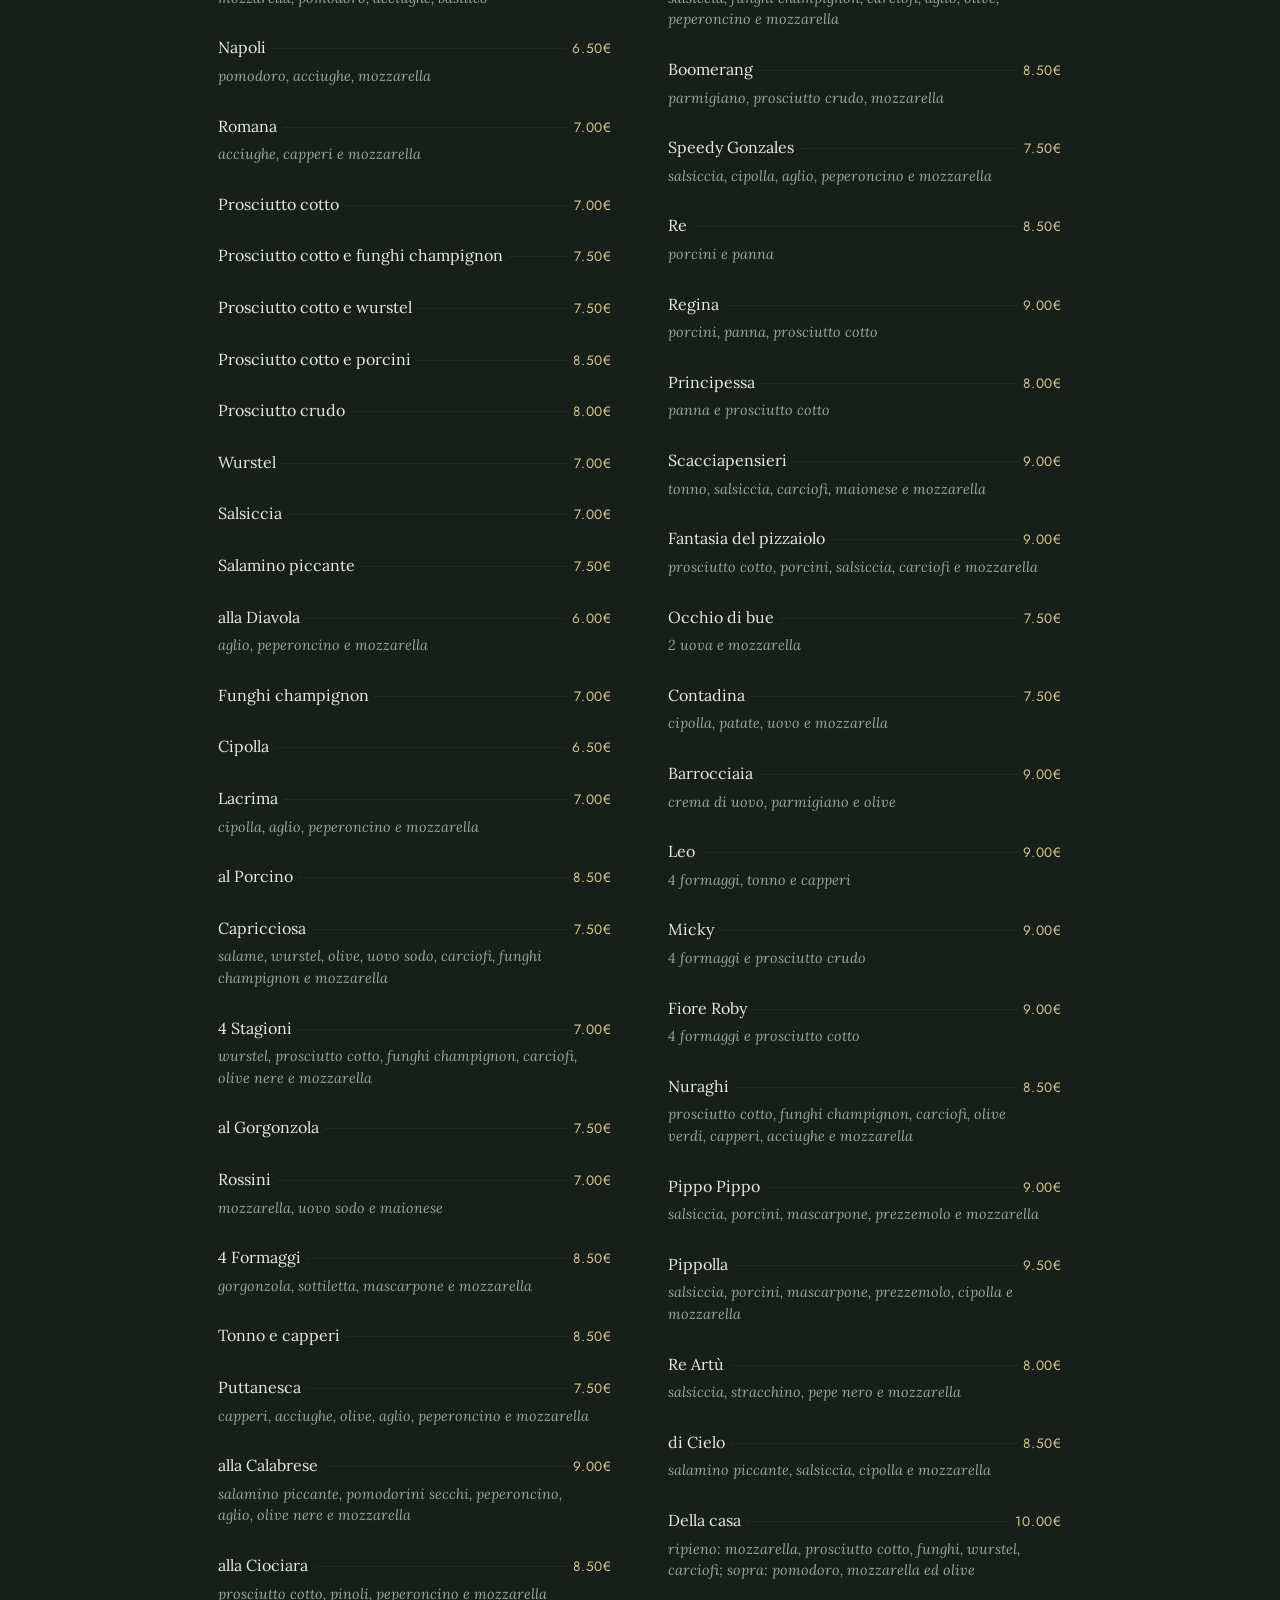
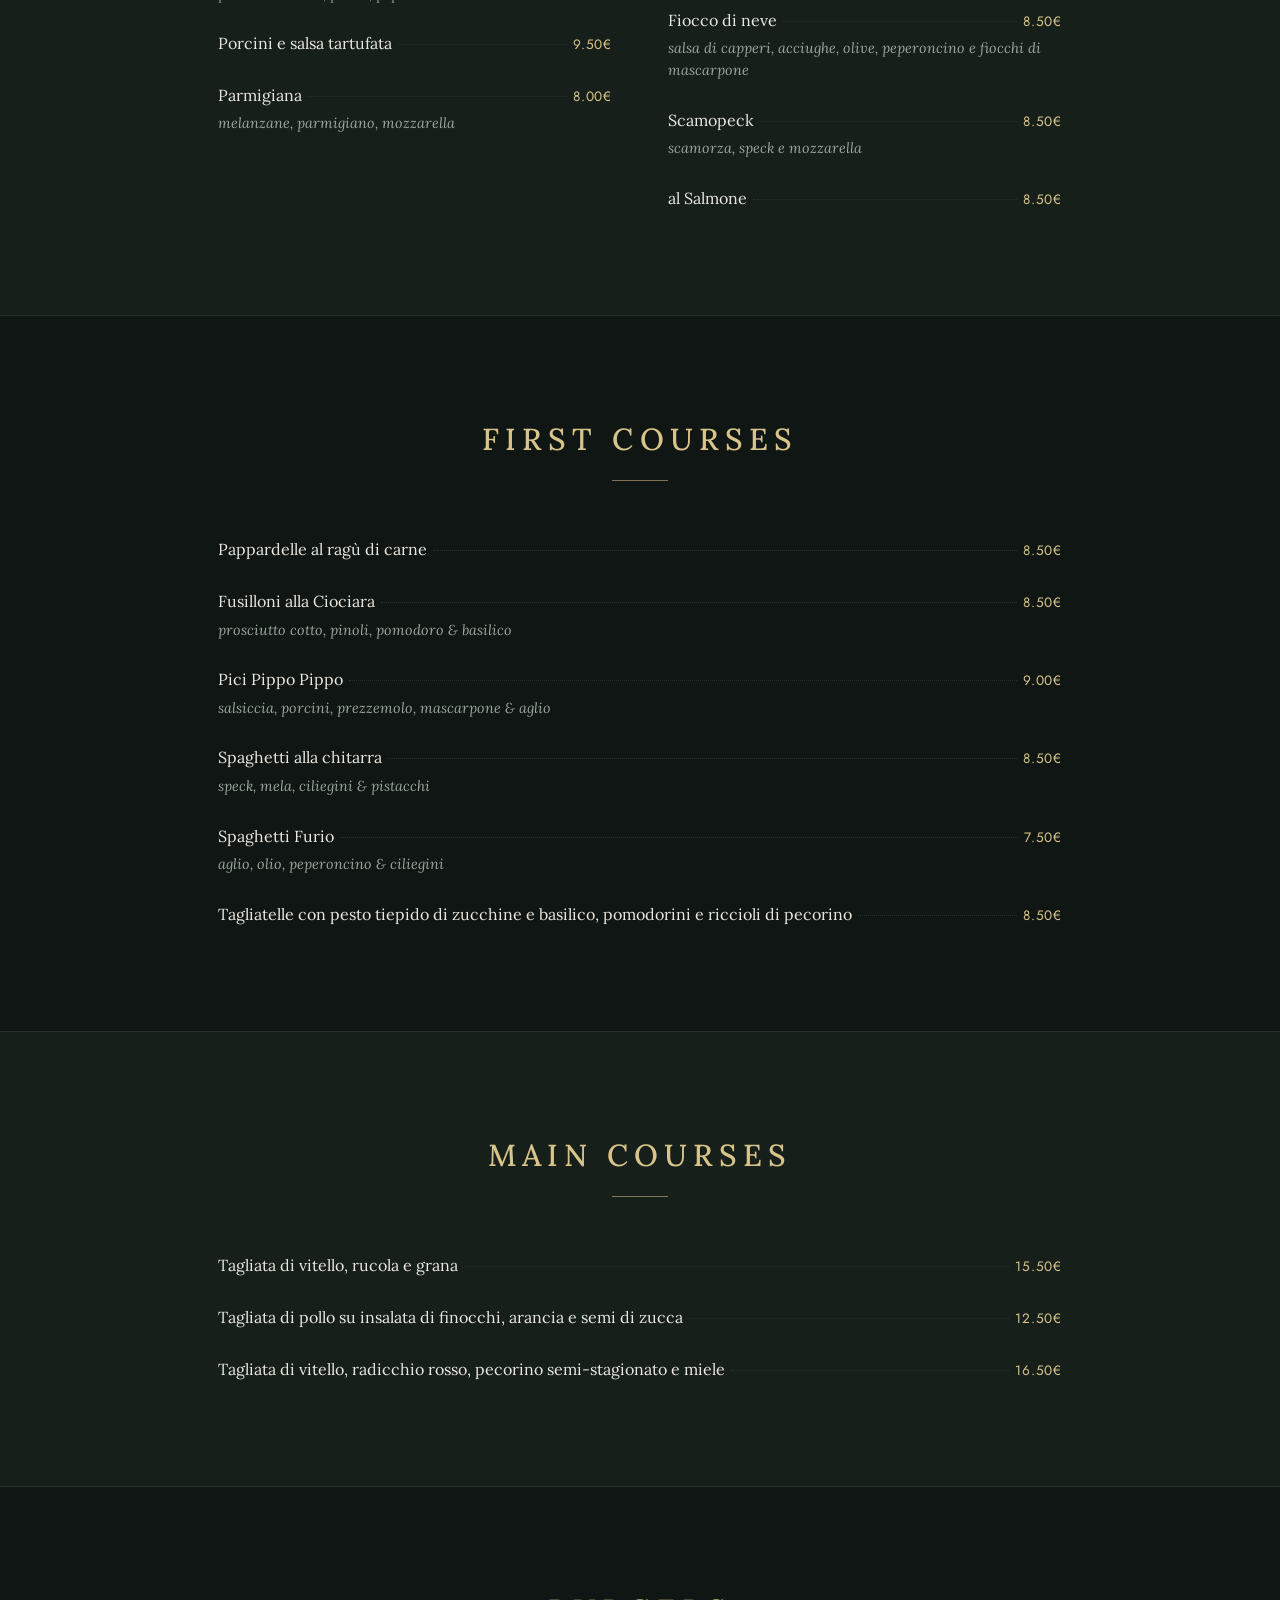
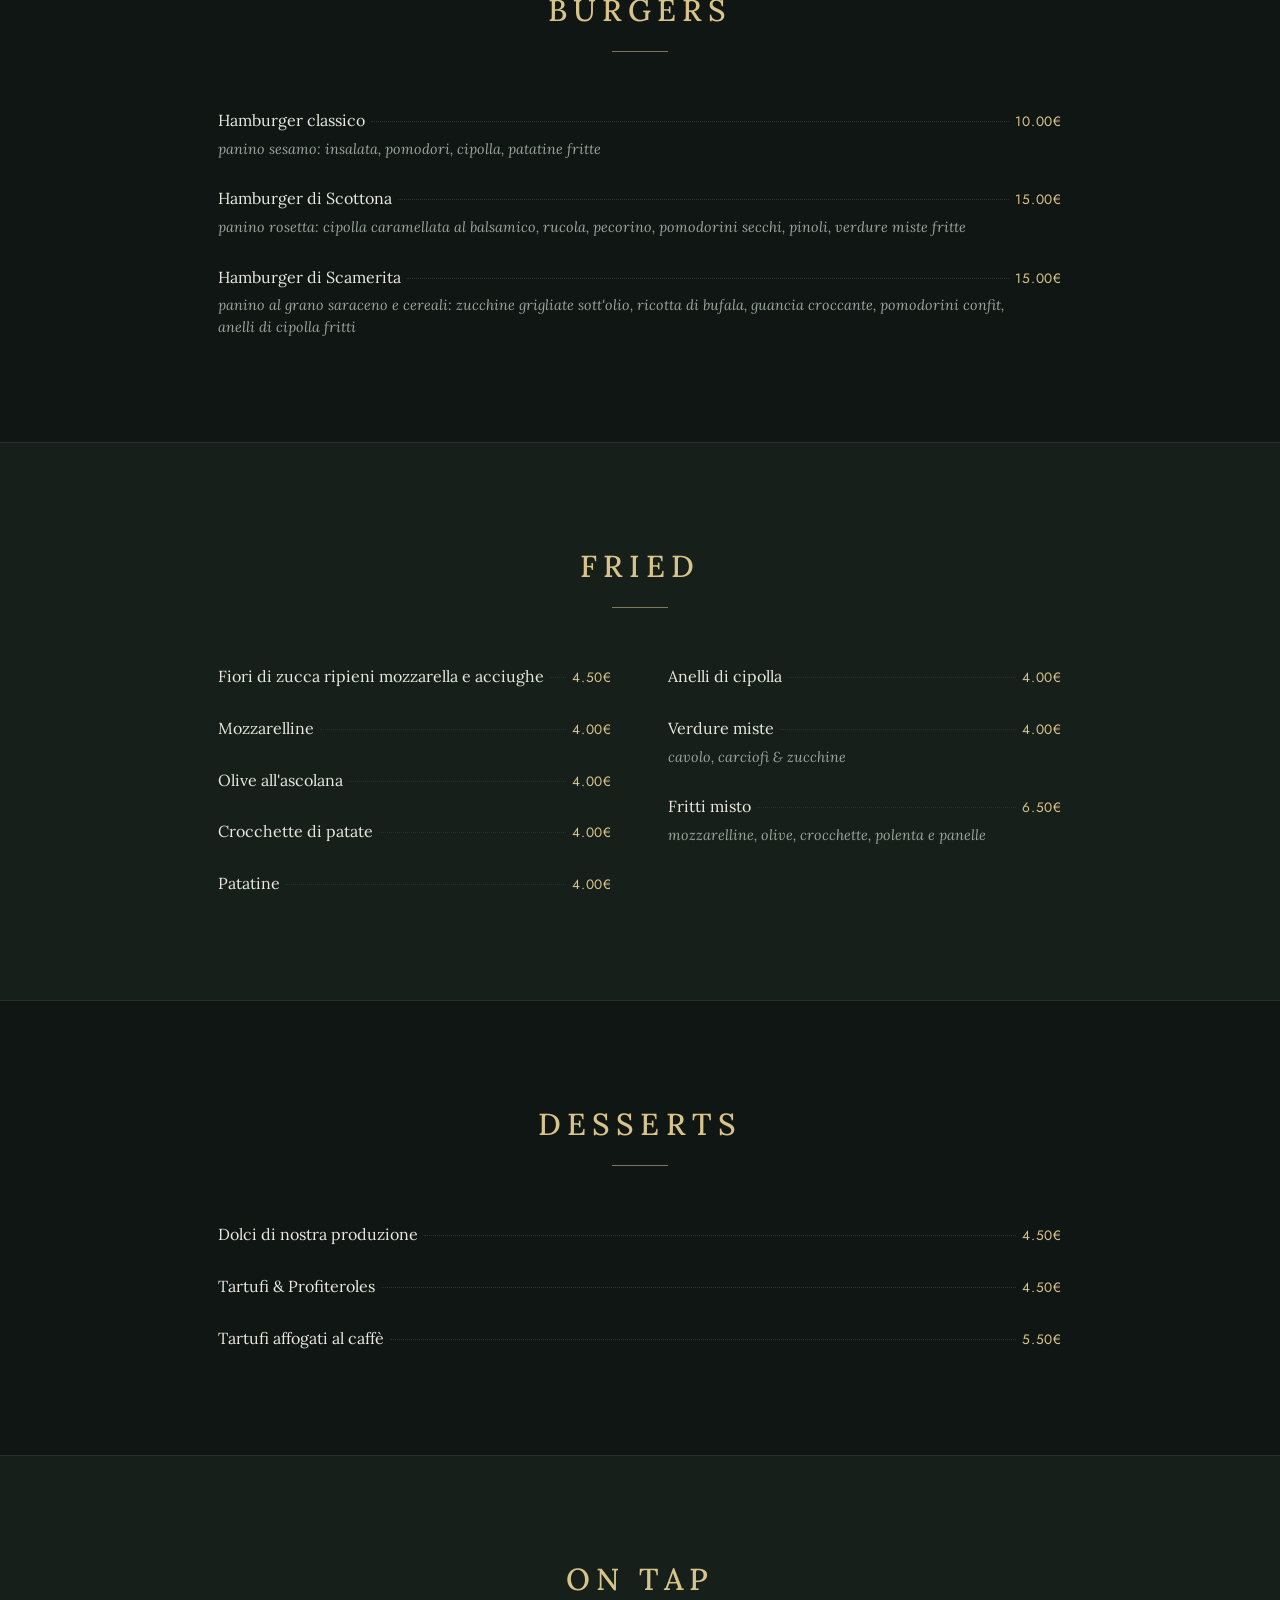
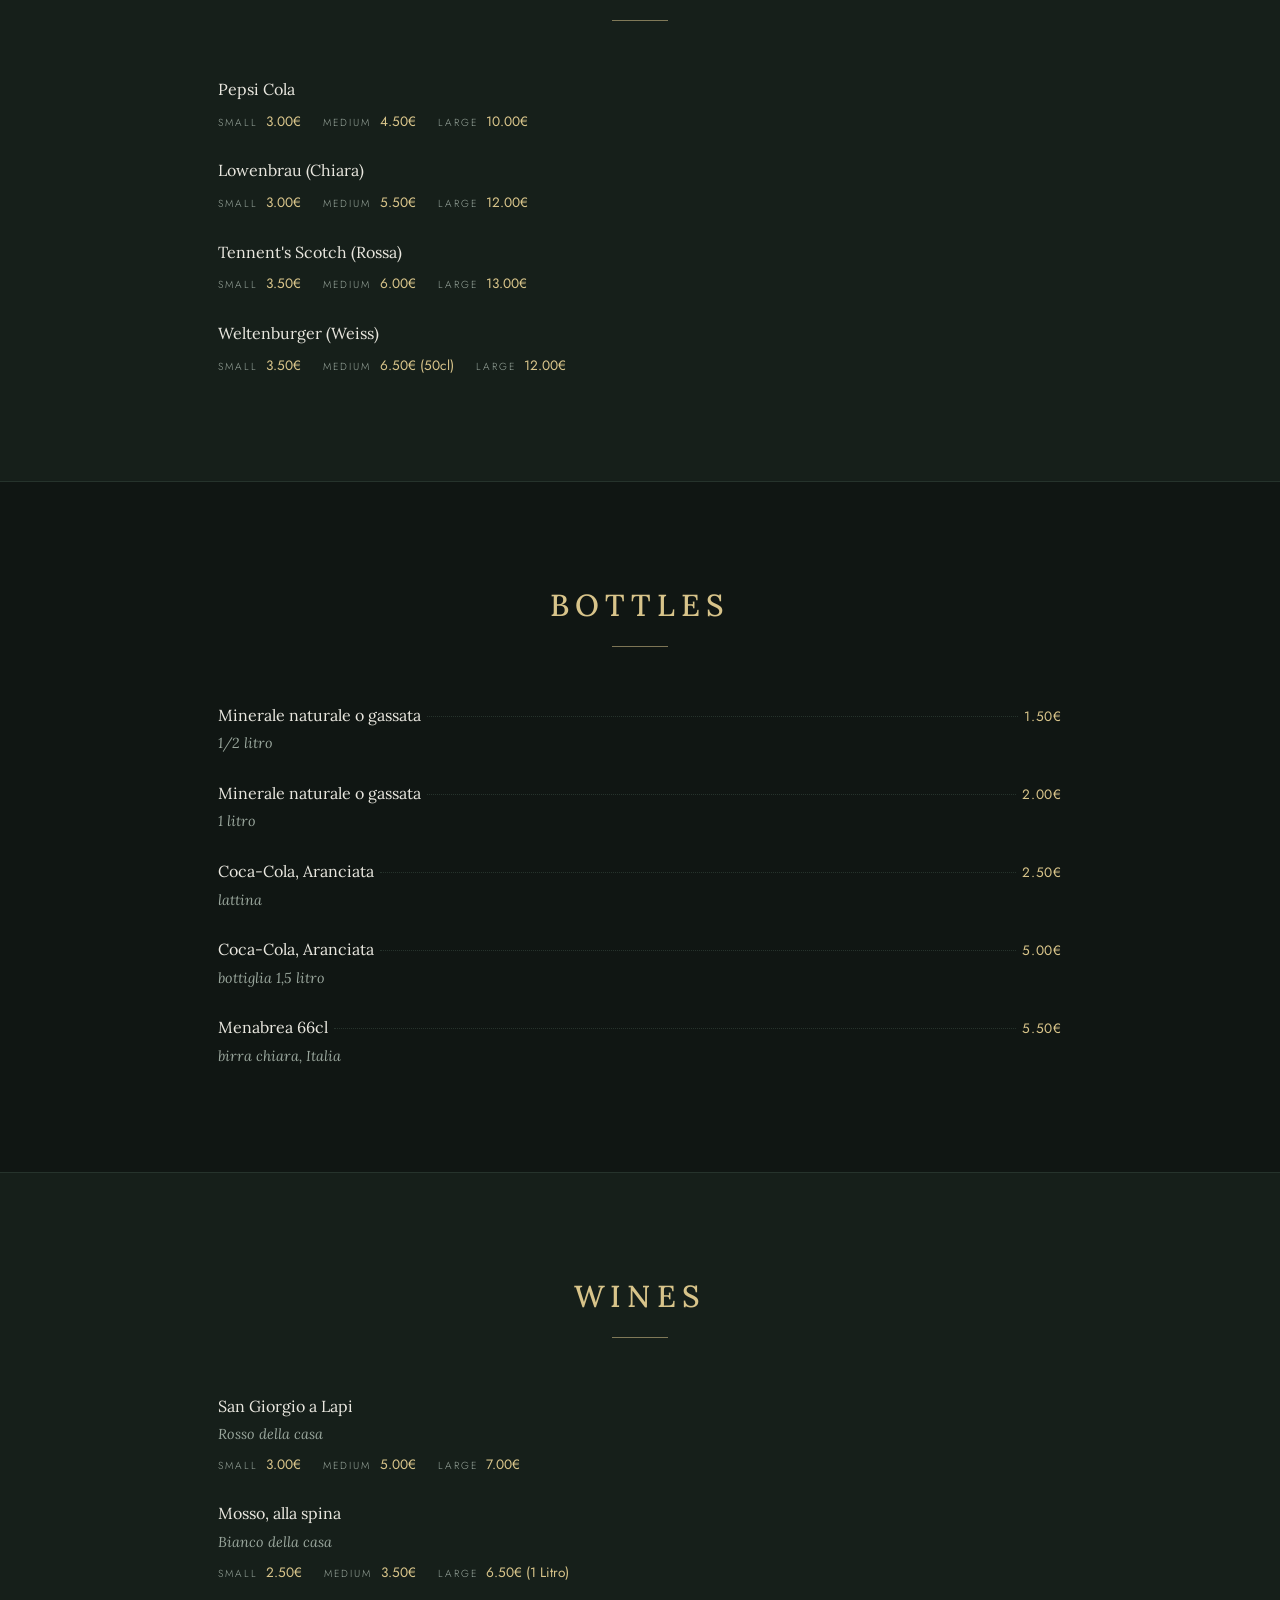
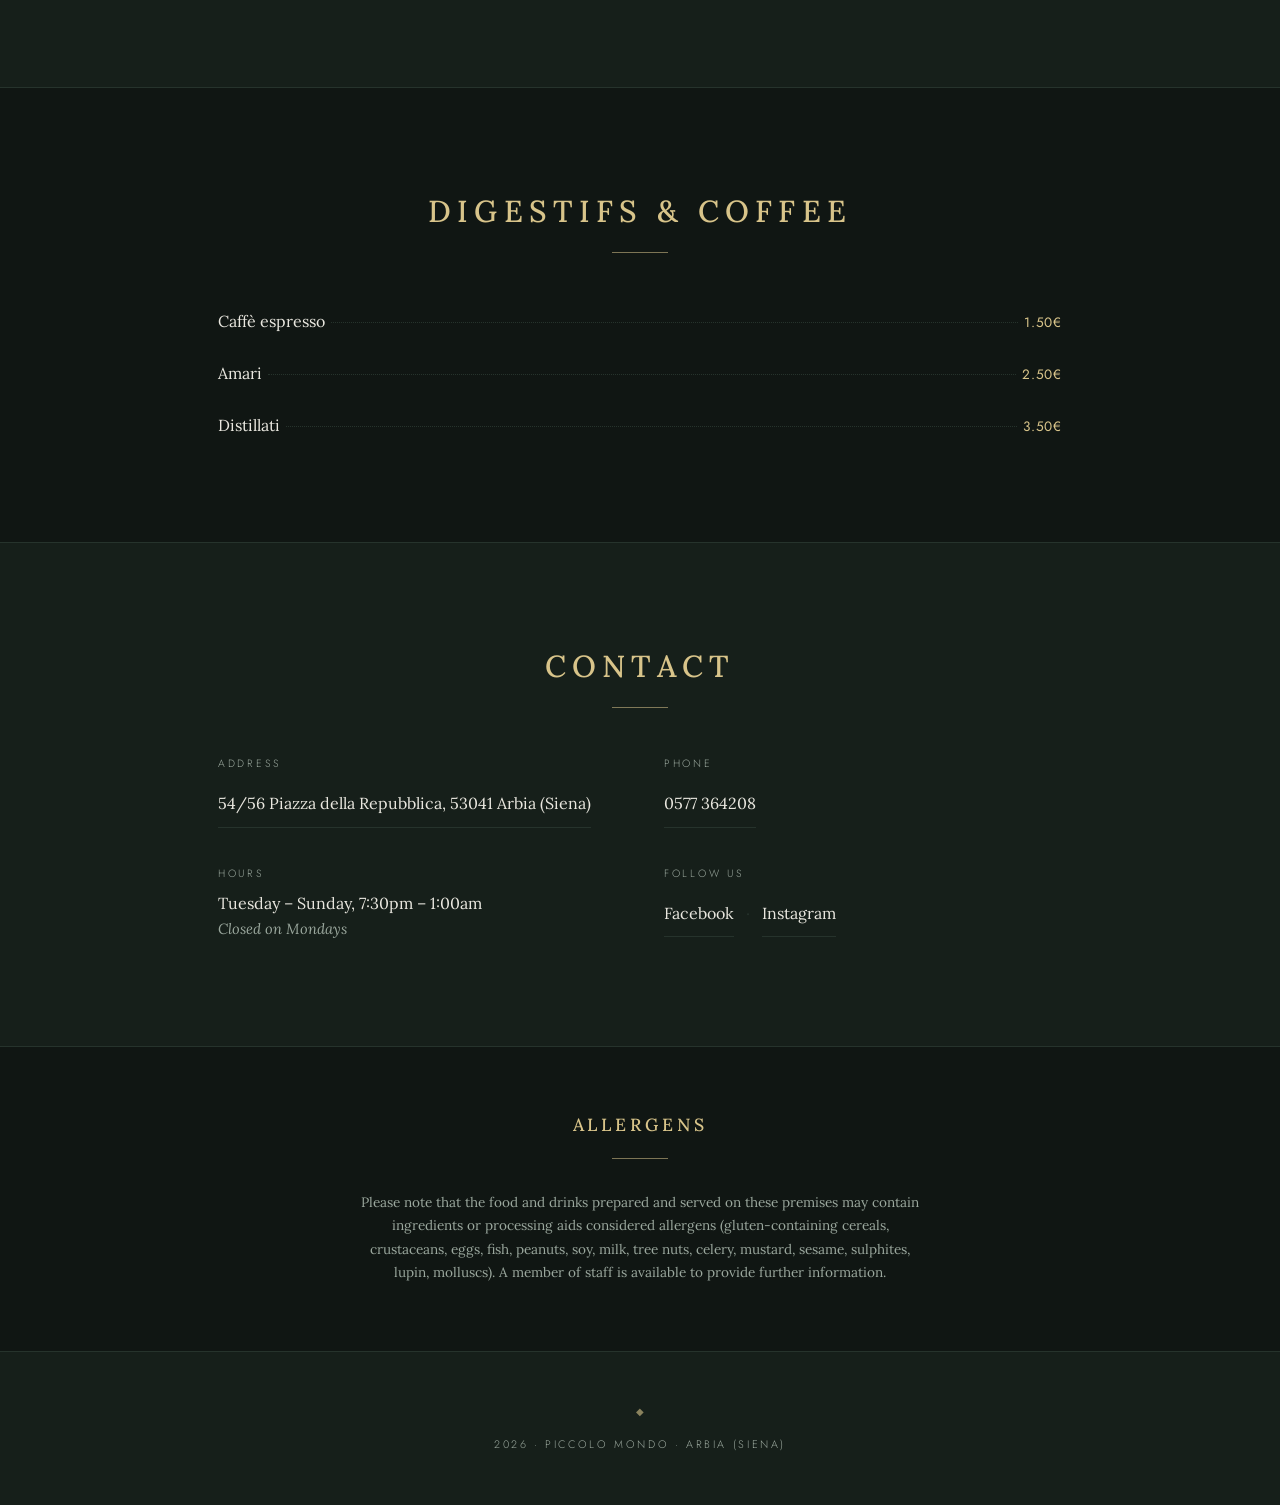
<file: 09-bosco/index.html>
<!DOCTYPE html>
<html lang="it">
<head>
<meta charset="utf-8">
<meta name="viewport" content="width=device-width, initial-scale=1">
<title>Piccolo Mondo — Pizzeria &amp; Trattoria, Arbia (Siena)</title>
<meta name="description" content="Piccolo Mondo — pizzeria e trattoria ad Arbia (Siena) dal 1985. Menu, orari e contatti.">
<link rel="stylesheet" href="style.css">
</head>
<body>

<a class="skip-link" href="#menu">Vai al menu</a>

<header class="site-header">
  <div class="shell header-inner">
    <a class="brand" href="#top">Piccolo&nbsp;Mondo</a>
    <nav class="site-nav" aria-label="Principale">
      <ul>
        <li><a href="#menu" data-i18n="nav_menu">Menu</a></li>
        <li class="nav-tertiary"><a href="#contatti" data-i18n="nav_contatti">Contatti</a></li>
        <li class="nav-secondary"><a href="#allergeni" data-i18n="nav_allergeni">Allergeni</a></li>
      </ul>
    </nav>
    <div class="lang" role="group" aria-label="Lingua" id="lang-group">
      <button type="button" class="lang-btn" data-lang="it" aria-pressed="true">IT</button>
      <span class="lang-sep" aria-hidden="true">·</span>
      <button type="button" class="lang-btn" data-lang="en" aria-pressed="false">EN</button>
    </div>
  </div>
</header>

<noscript>
  <p class="noscript">Questo menu richiede JavaScript. Attivalo per vedere i piatti. — This menu requires JavaScript.</p>
</noscript>

<main id="top">

  <section class="hero band band--bg" aria-labelledby="hero-title">
    <div class="shell hero-inner">
      <p class="eyebrow" data-i18n="hero_eyebrow">dal 1985</p>
      <h1 class="wordmark" id="hero-title">Piccolo Mondo</h1>
      <p class="mark" aria-hidden="true">— &#9670; —</p>
      <p class="tagline" id="hero-tagline"></p>
      <a class="cta" href="#menu" data-i18n="hero_cta">Scopri il menu</a>
    </div>
  </section>

  <section id="menu" class="menu" aria-labelledby="menu-title">
    <h2 class="sr-only" id="menu-title" data-i18n="menu_title">Menu</h2>
  </section>

  <section id="contatti" class="band band--soft" aria-labelledby="contatti-title">
    <div class="shell">
      <h2 class="band-title" id="contatti-title" data-i18n="contatti_title">Contatti</h2>
      <p class="band-rule" aria-hidden="true"></p>
      <dl class="contact">
        <div class="contact-row">
          <dt data-i18n="label_address">Indirizzo</dt>
          <dd><a id="c-address" class="link" href="#" rel="noopener noreferrer" target="_blank"></a></dd>
        </div>
        <div class="contact-row">
          <dt data-i18n="label_phone">Telefono</dt>
          <dd><a id="c-phone" class="link" href="#"></a></dd>
        </div>
        <div class="contact-row">
          <dt data-i18n="label_hours">Orari</dt>
          <dd><span id="c-hours"></span><br><span class="dim" id="c-closed"></span></dd>
        </div>
        <div class="contact-row">
          <dt data-i18n="label_follow">Seguici</dt>
          <dd class="social">
            <a class="link" id="c-fb" href="#" rel="noopener noreferrer" target="_blank">Facebook</a>
            <span class="dot" aria-hidden="true">·</span>
            <a class="link" id="c-ig" href="#" rel="noopener noreferrer" target="_blank">Instagram</a>
          </dd>
        </div>
      </dl>
    </div>
  </section>

  <section id="allergeni" class="band band--bg band--quiet" aria-labelledby="allergeni-title">
    <div class="shell">
      <h2 class="band-title band-title--small" id="allergeni-title" data-i18n="allergeni_title">Allergeni</h2>
      <p class="band-rule" aria-hidden="true"></p>
      <p class="allergeni-text" data-i18n="allergeni_text"></p>
    </div>
  </section>

</main>

<footer class="site-footer">
  <div class="shell footer-inner">
    <p class="footer-mark" aria-hidden="true">&#9670;</p>
    <p class="footer-line"><span id="footer-year"></span> &middot; Piccolo Mondo &middot; Arbia (Siena)</p>
  </div>
</footer>

<script src="data.js"></script>
<script src="app.js"></script>
</body>
</html>
</file>
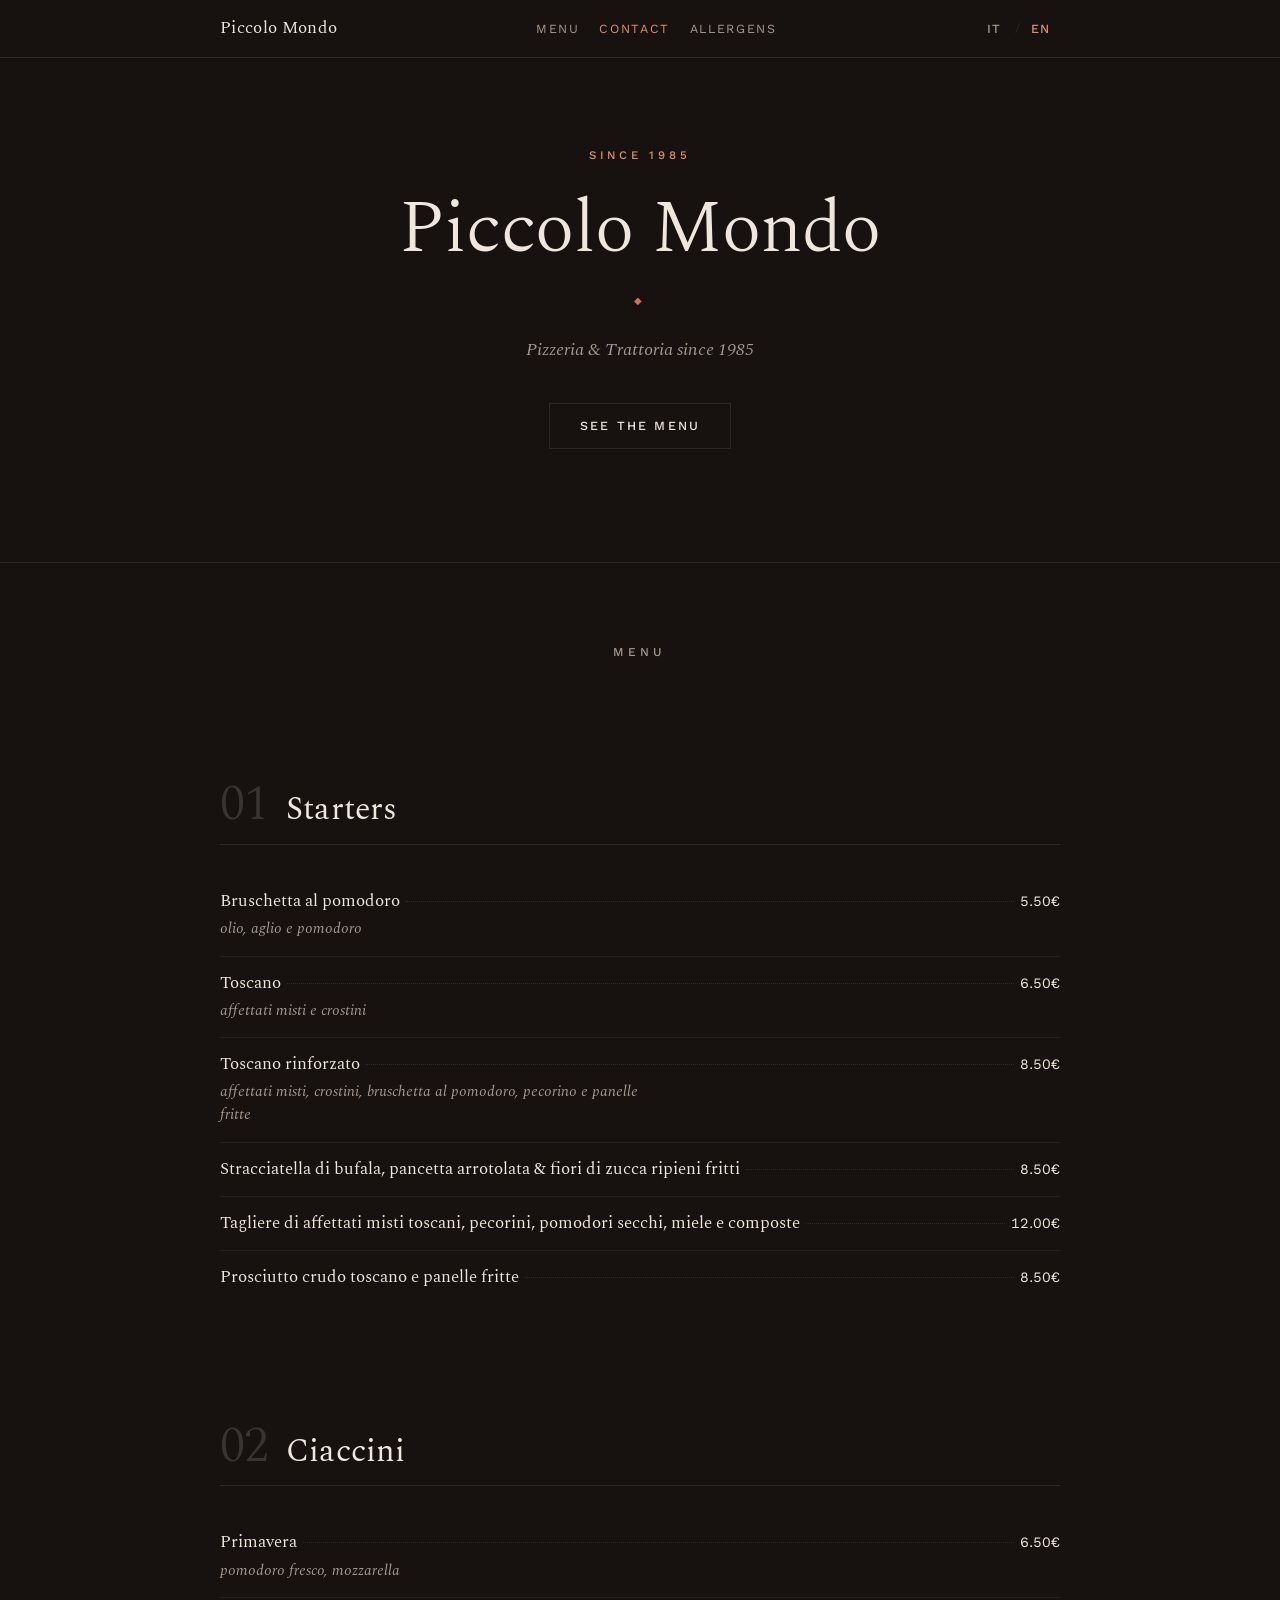
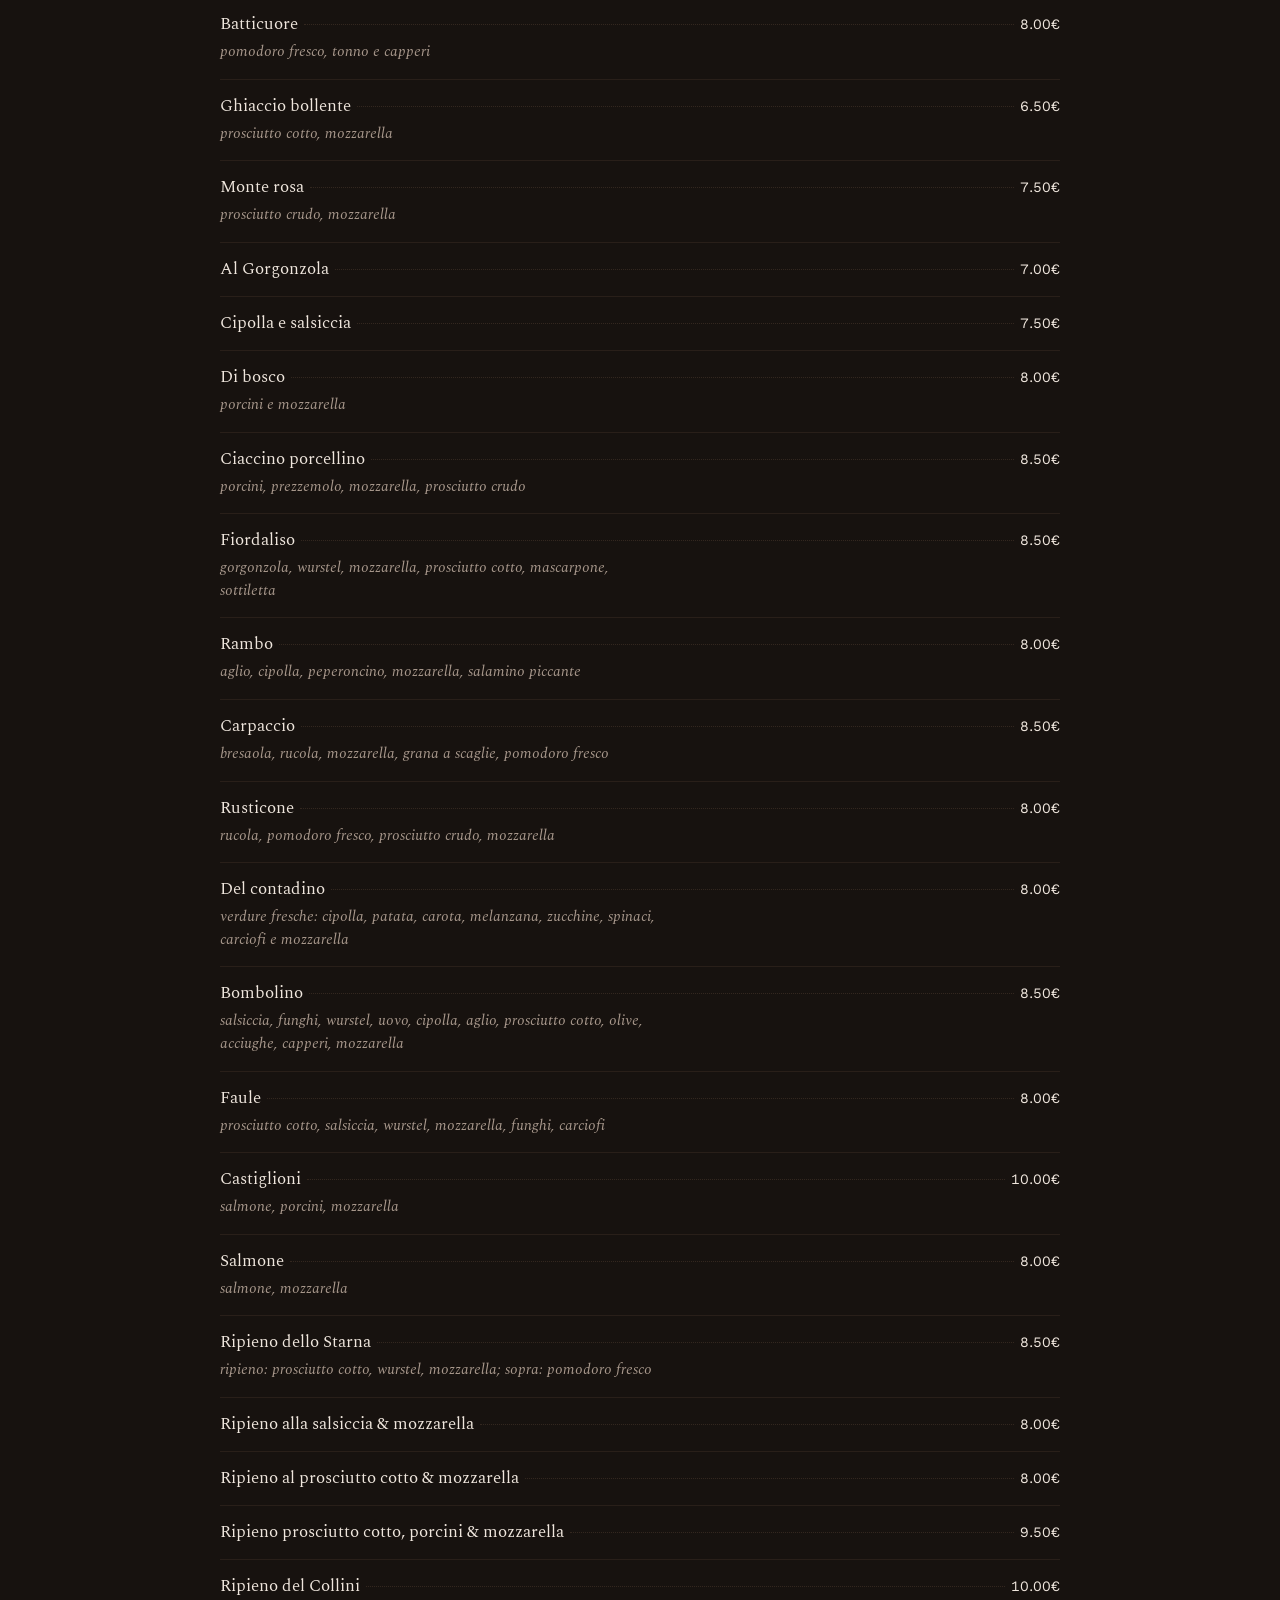
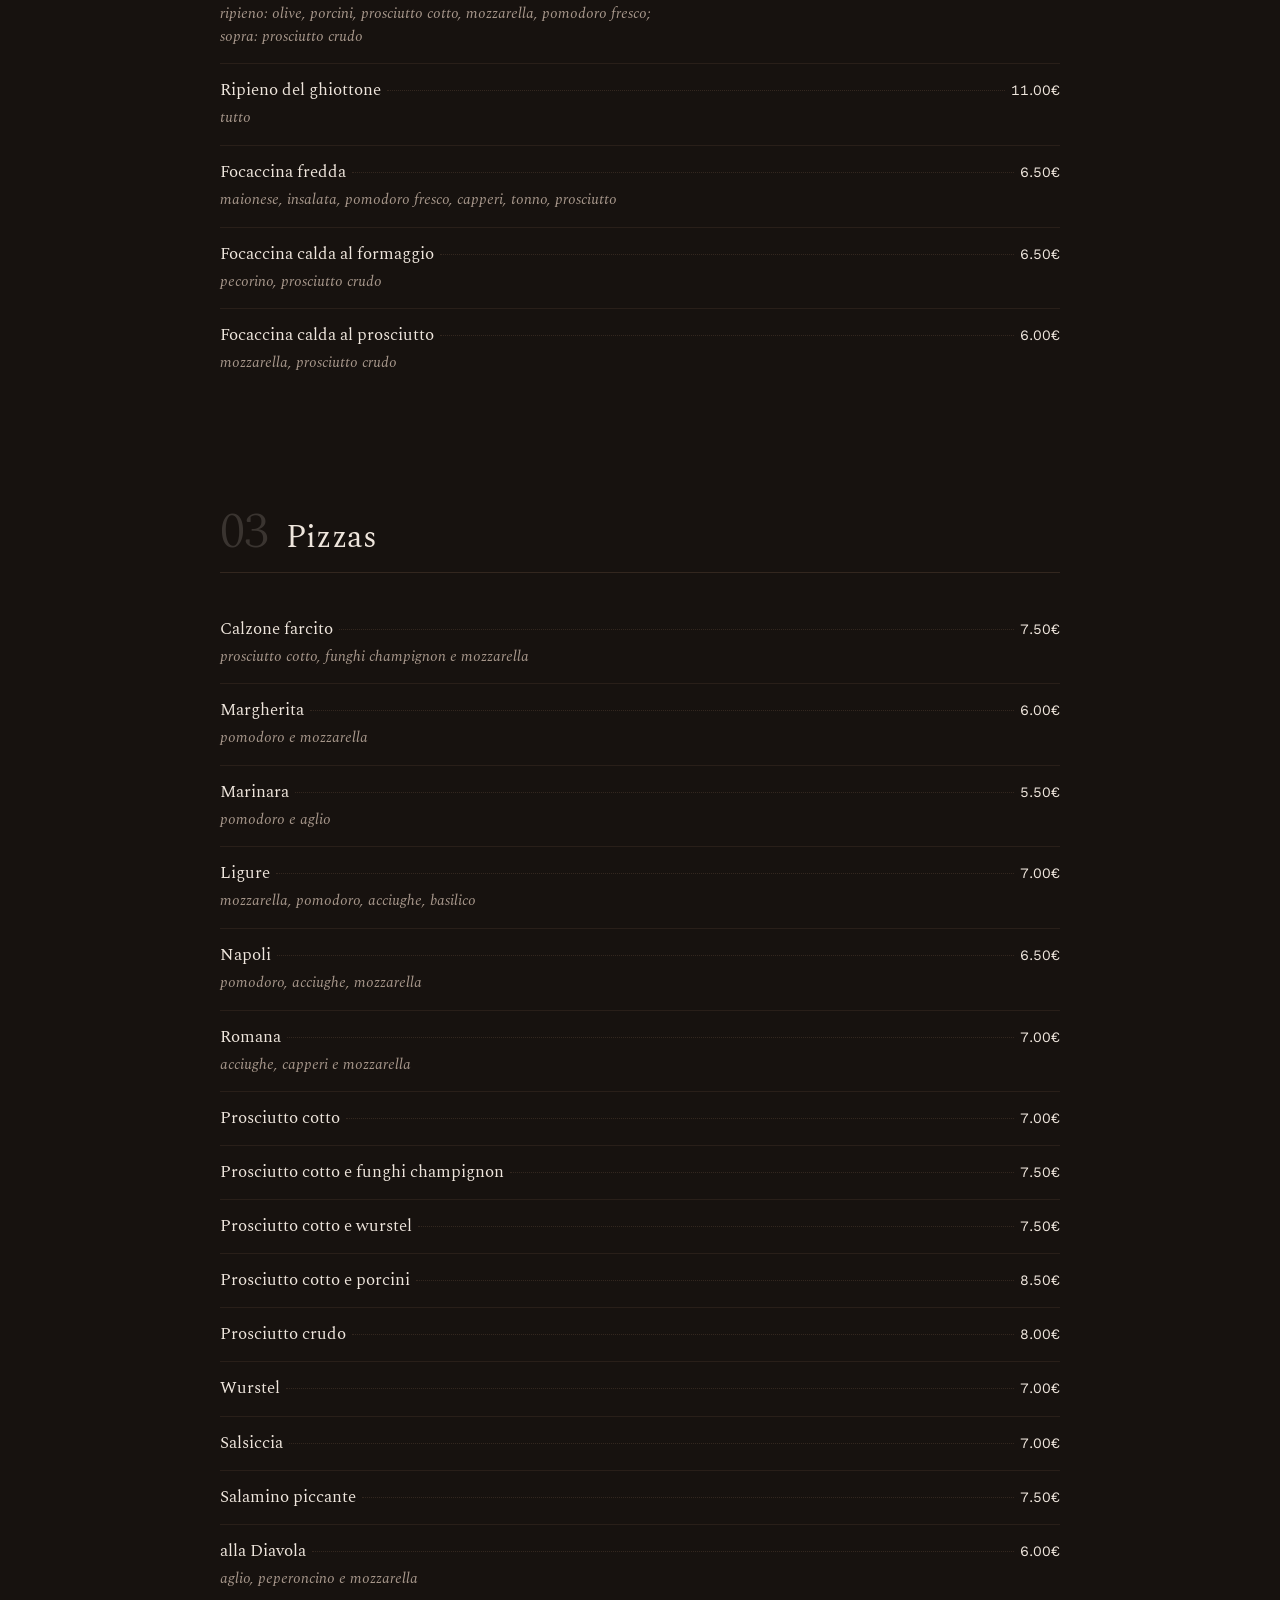
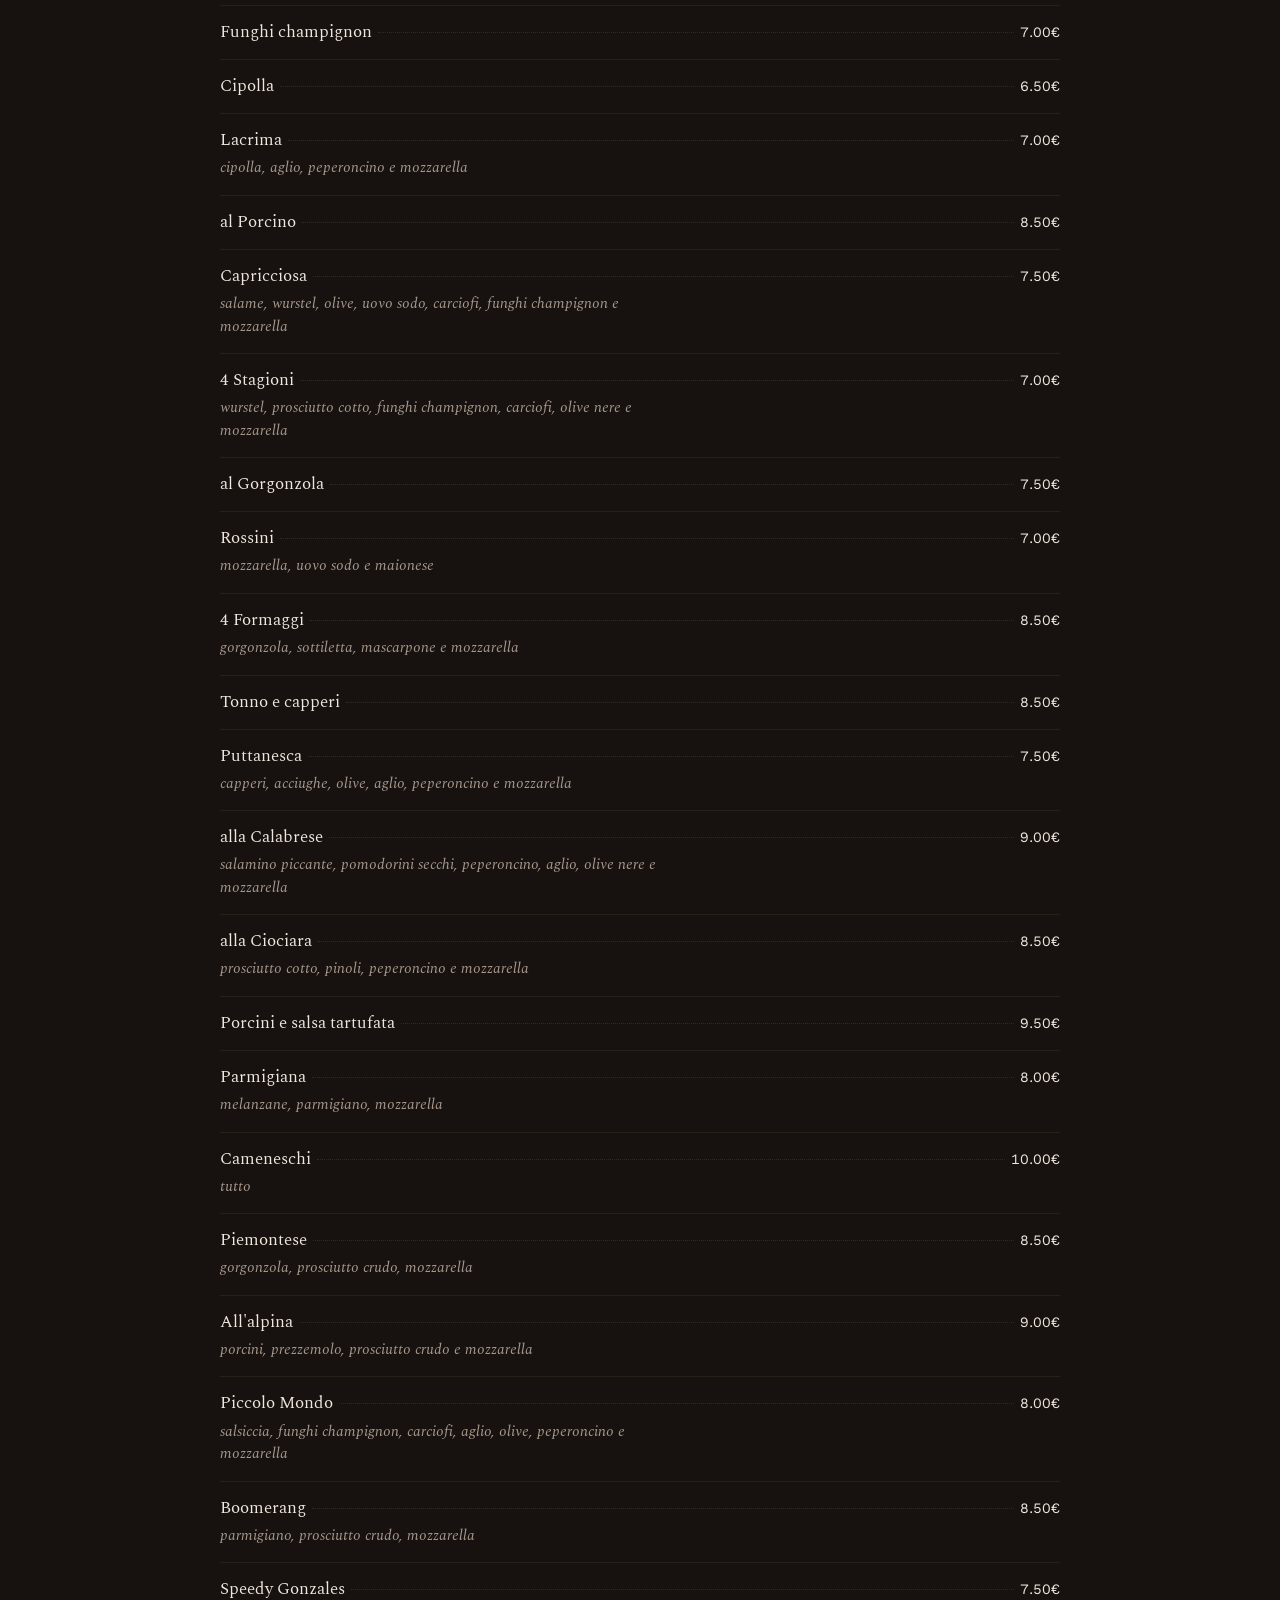
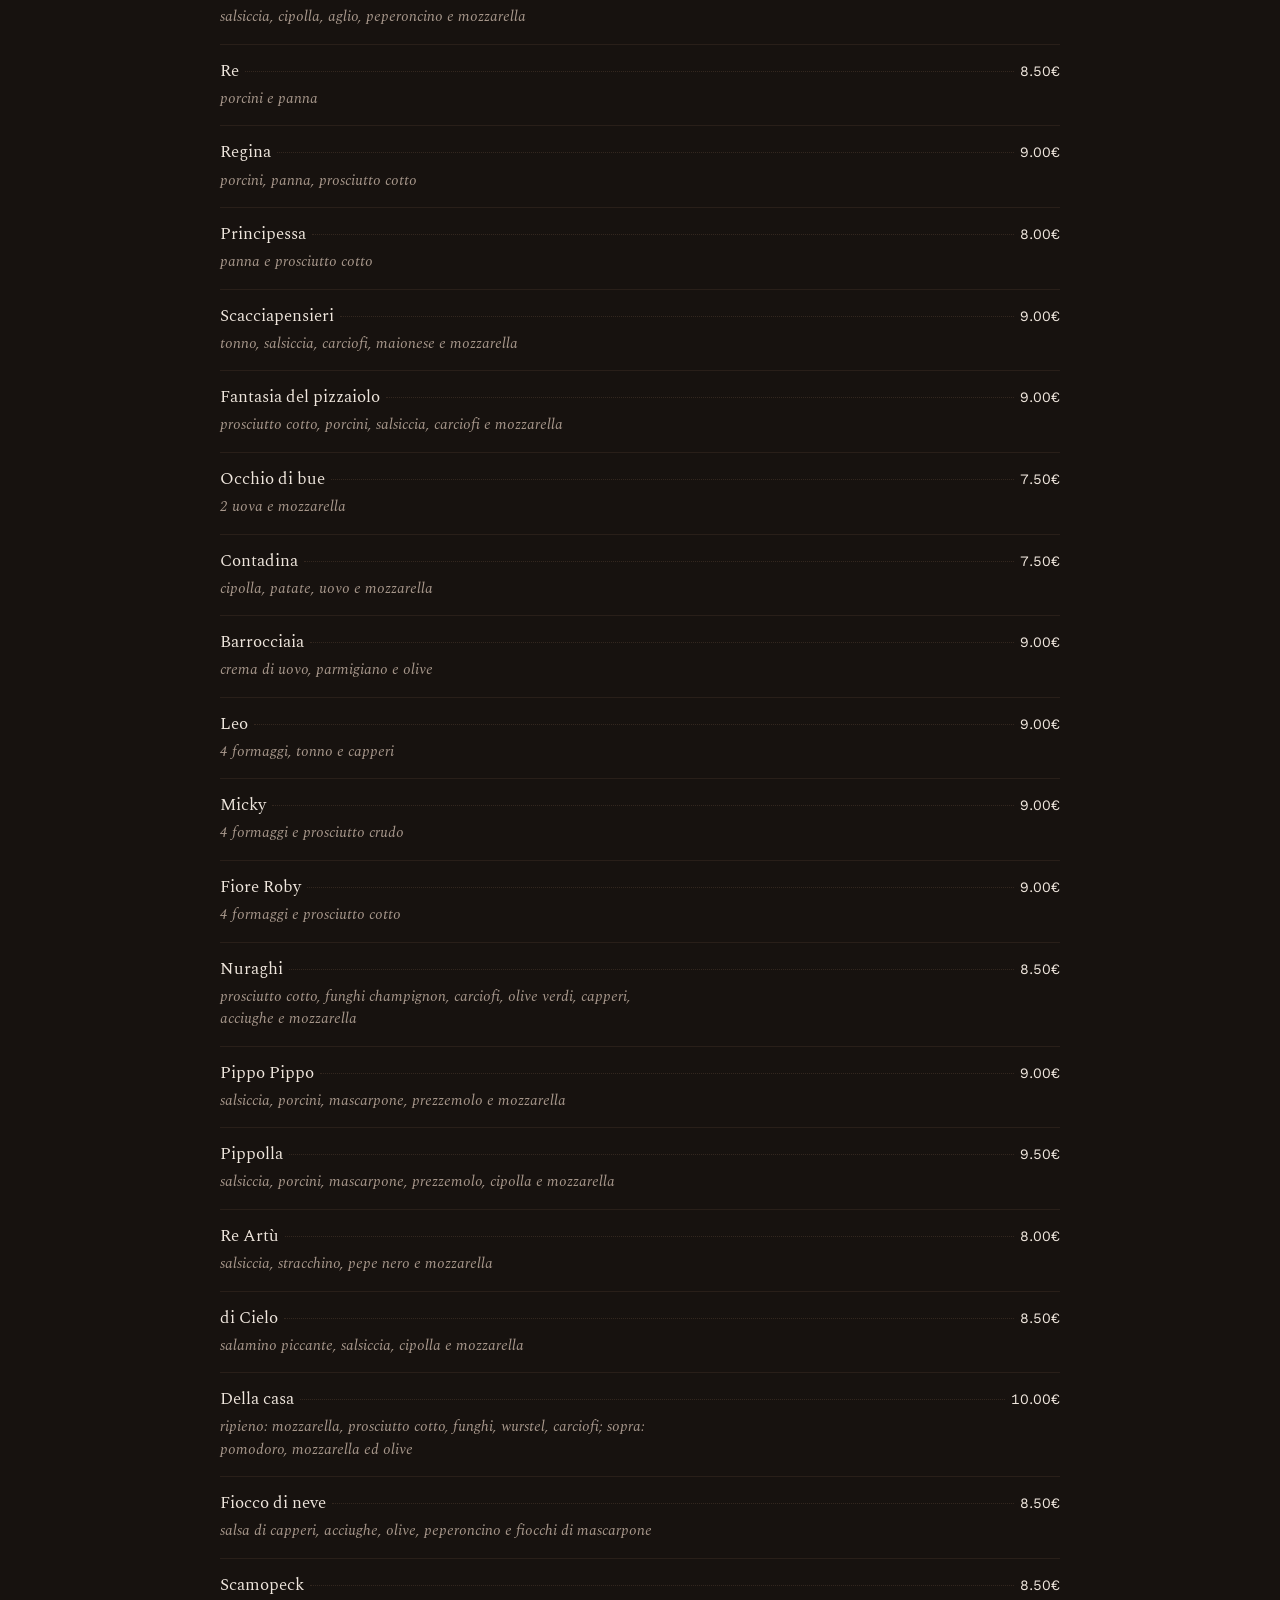
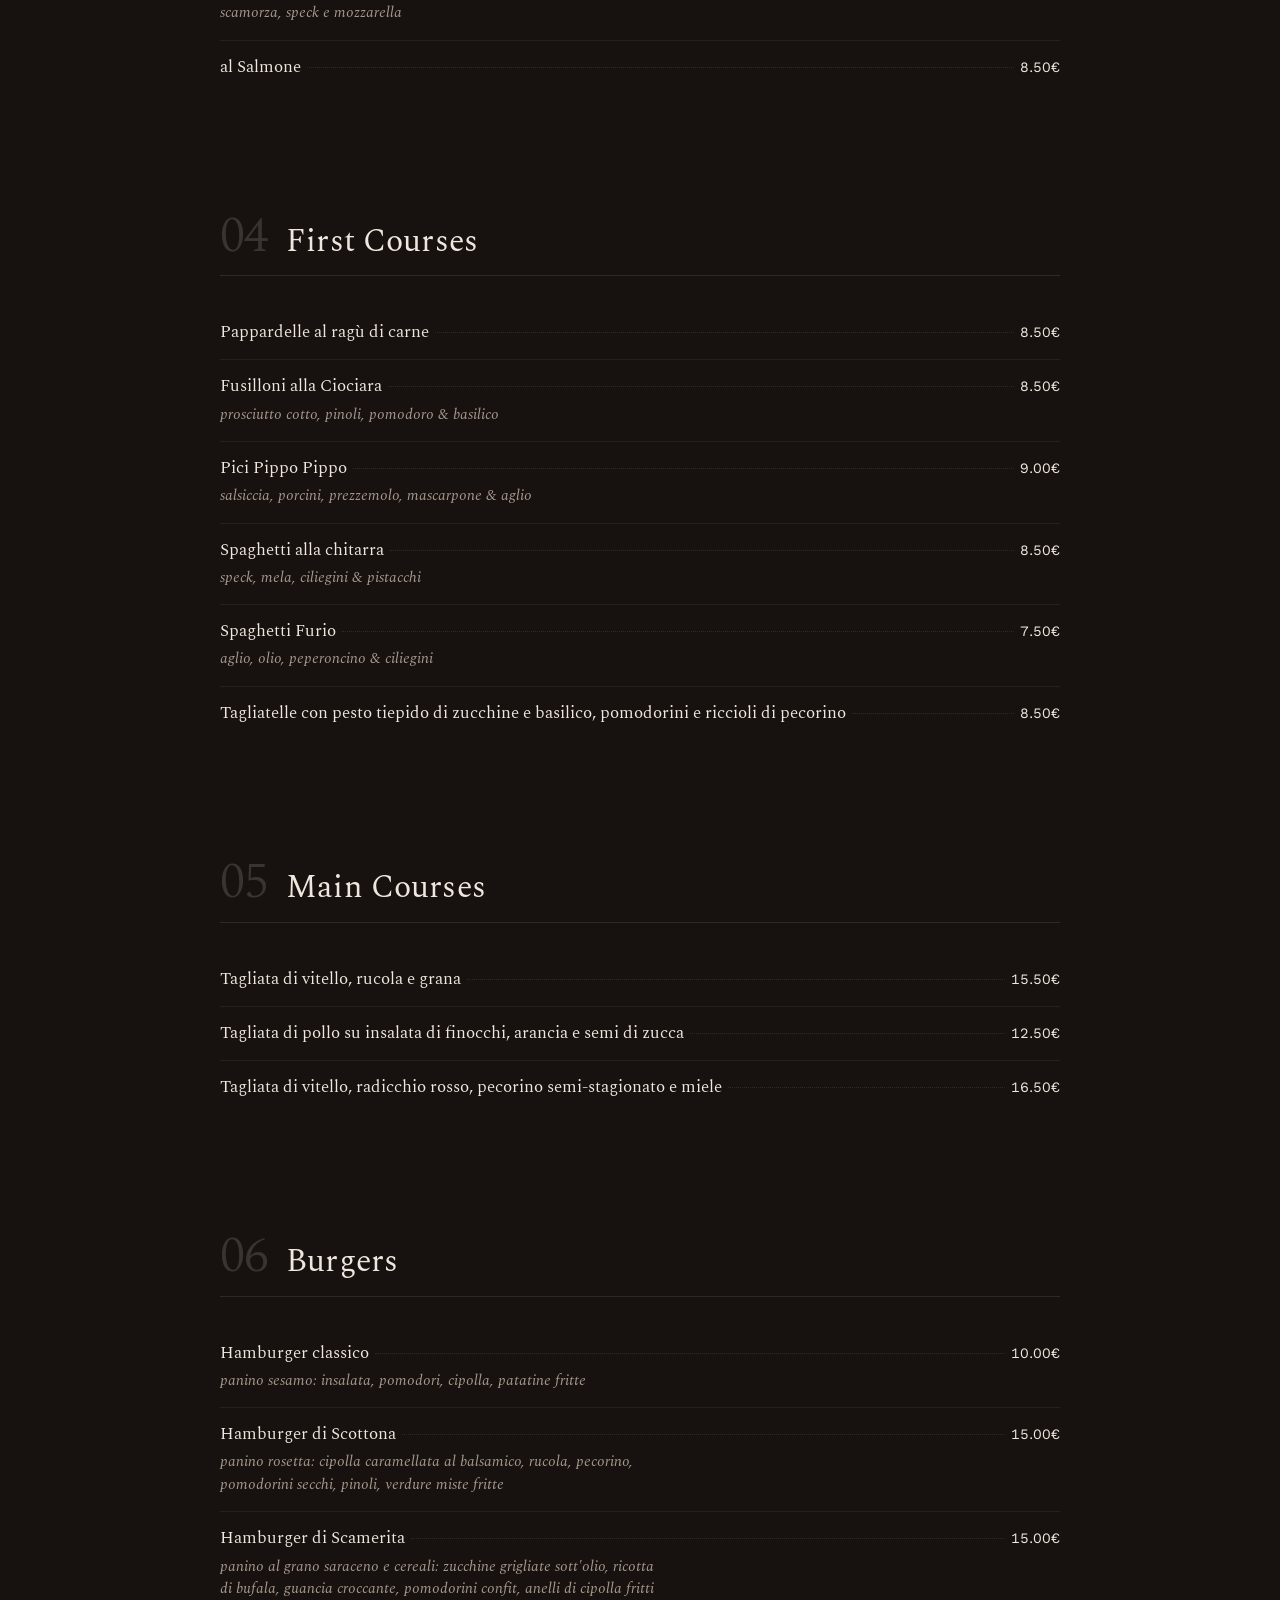
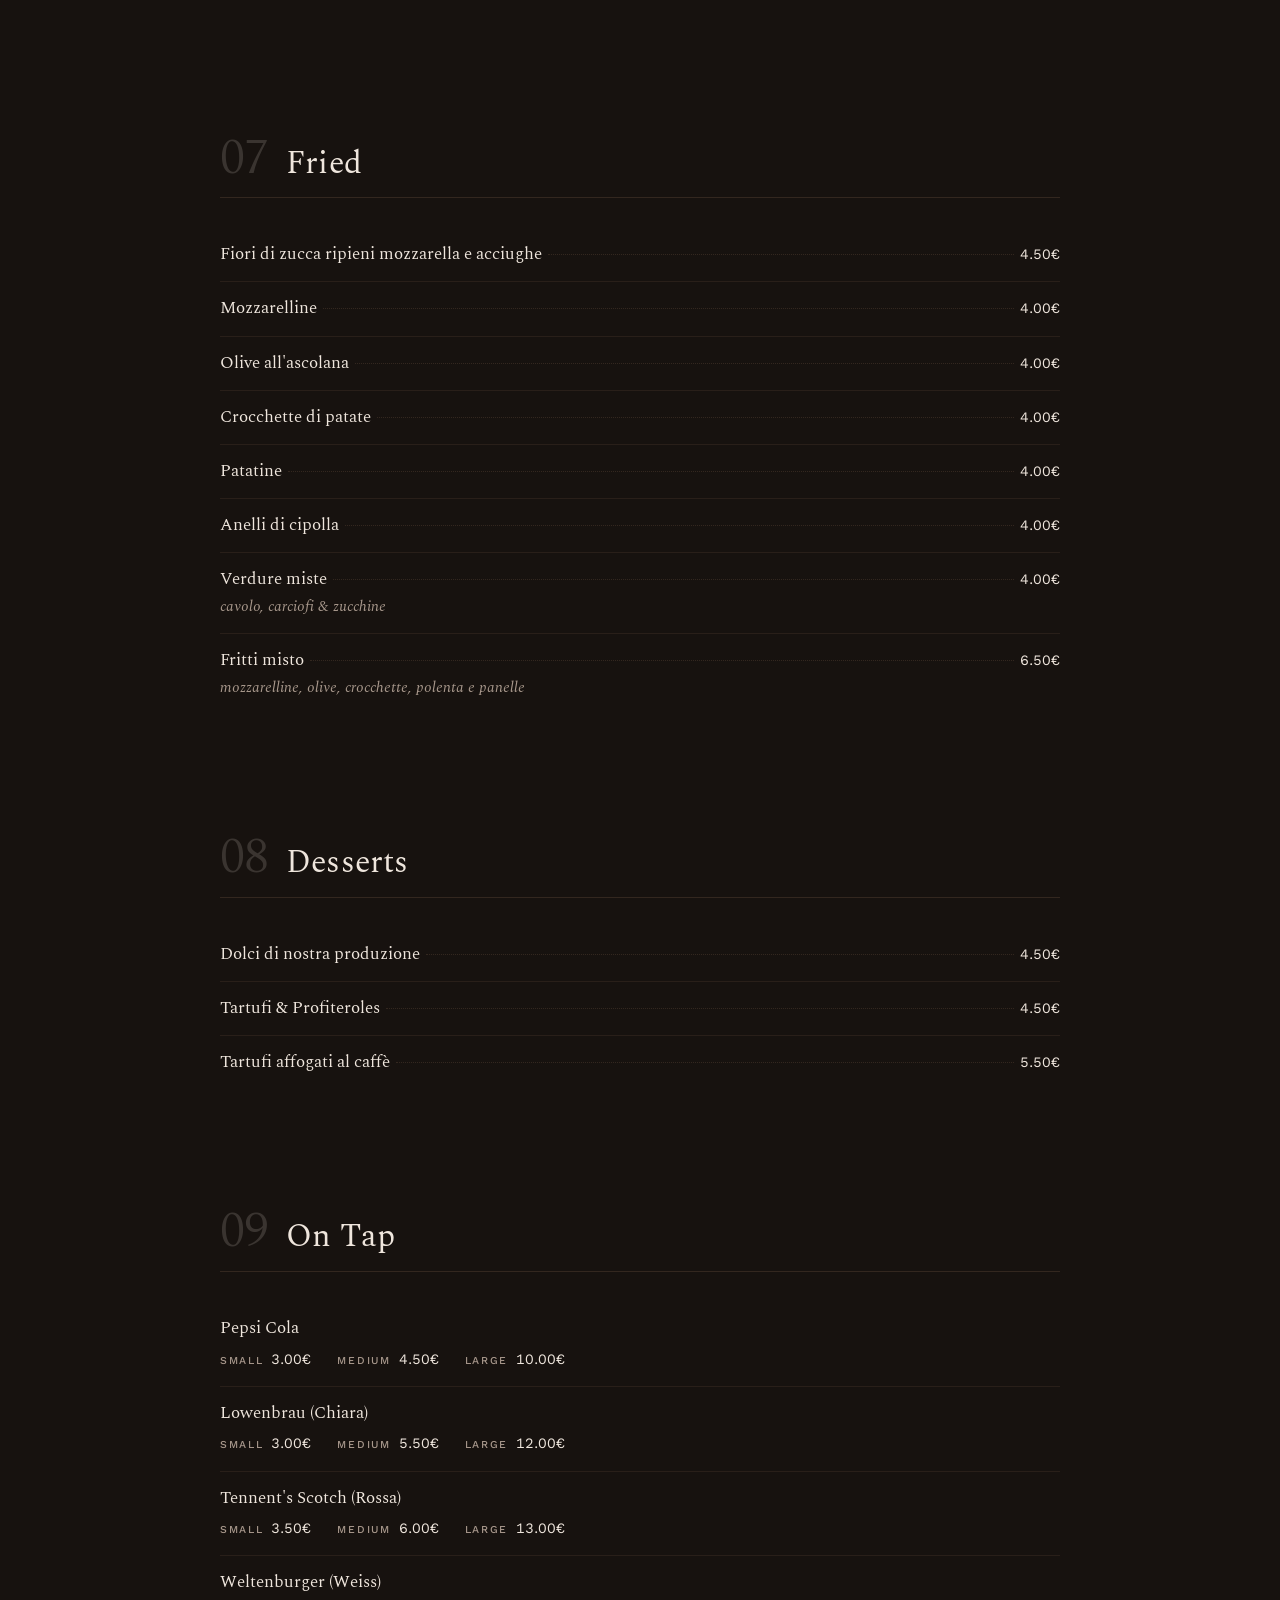
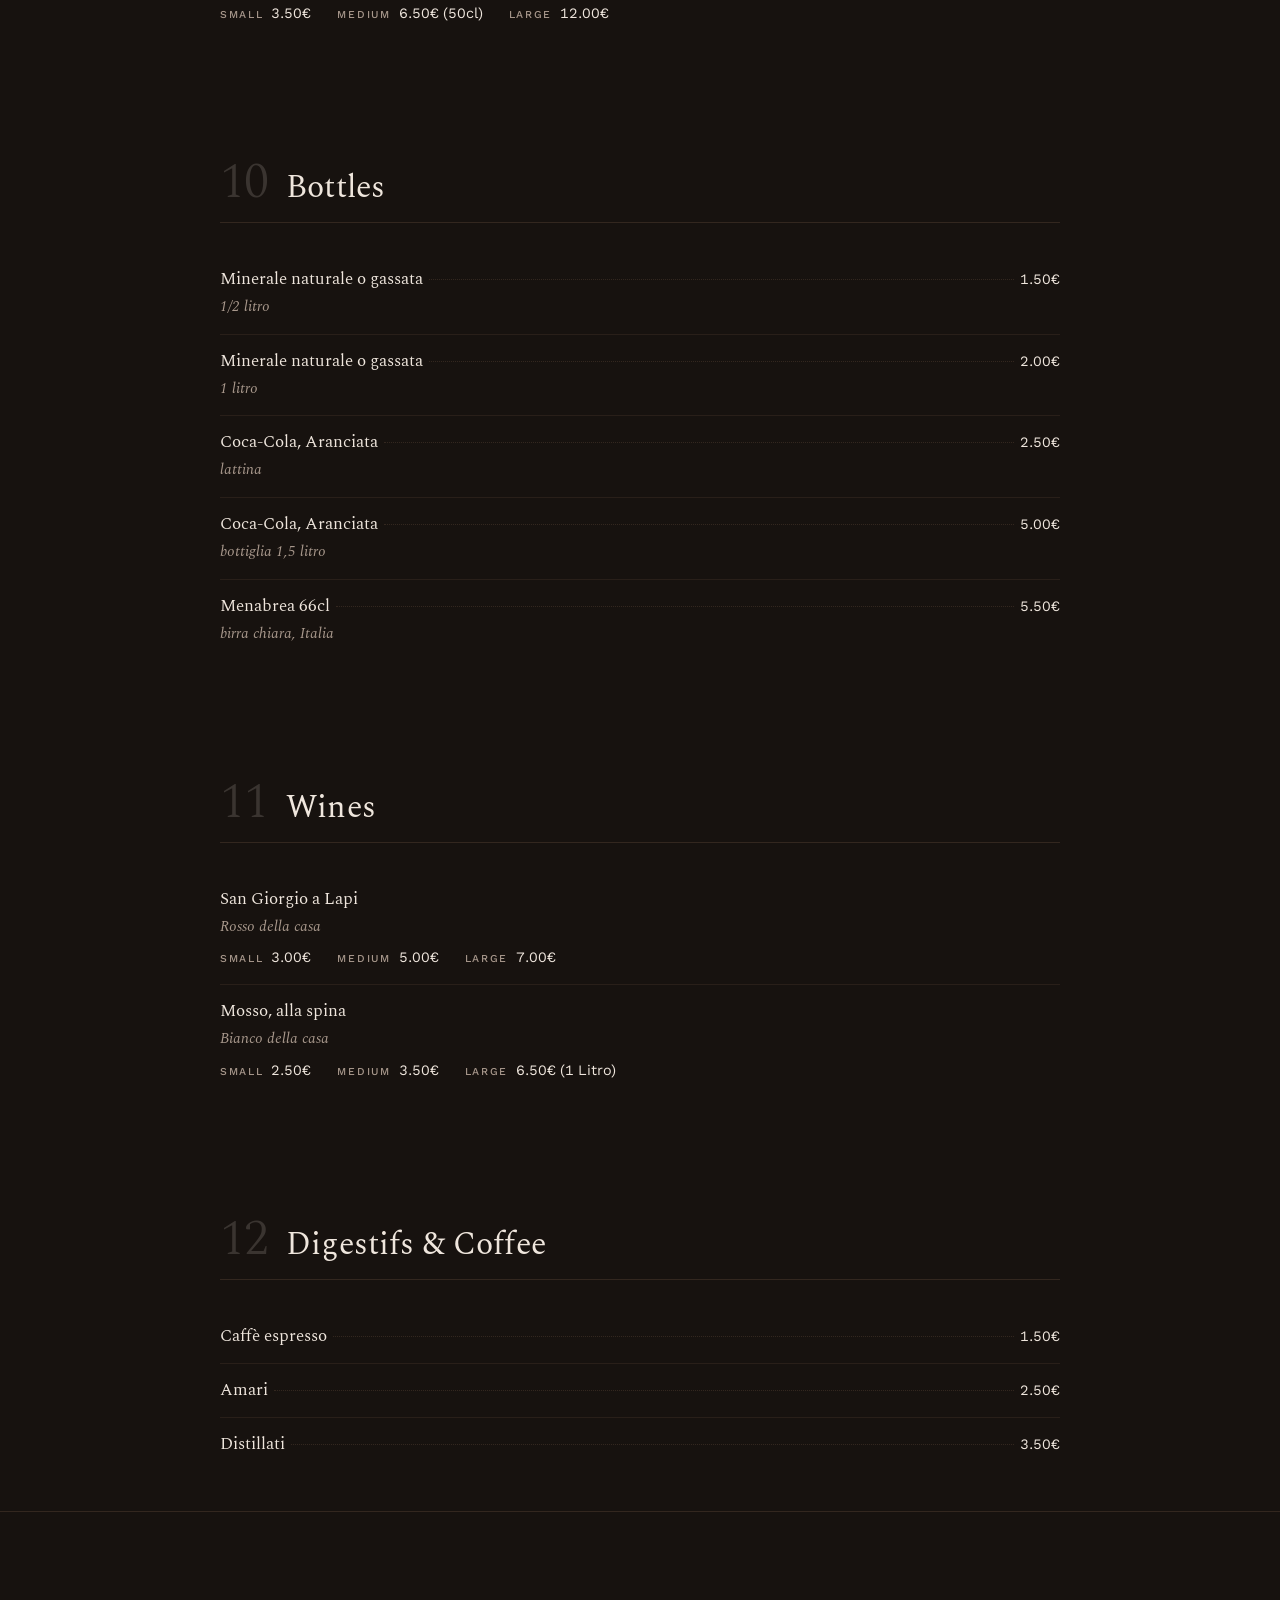
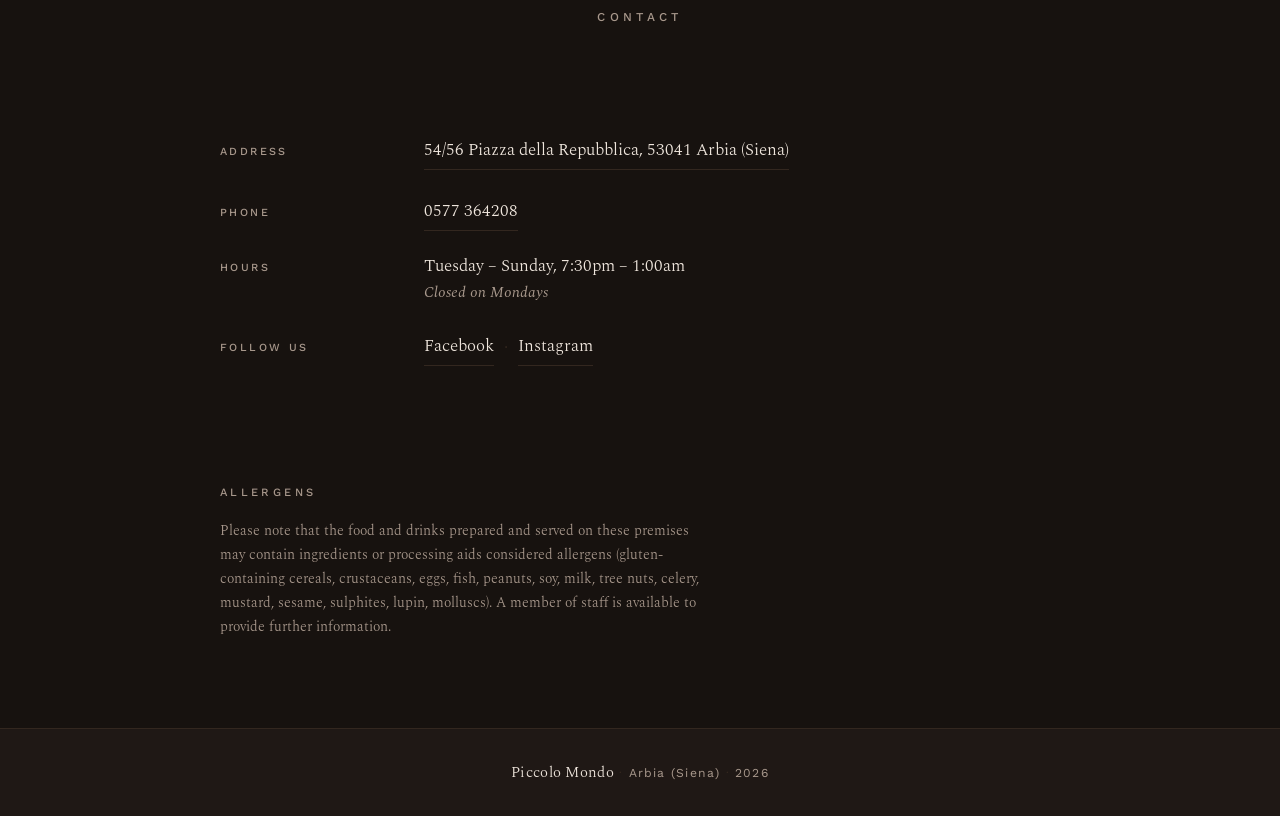
<file: 10-brace/index.html>
<!DOCTYPE html>
<html lang="it">
<head>
<meta charset="utf-8">
<meta name="viewport" content="width=device-width, initial-scale=1">
<title>Piccolo Mondo — Pizzeria &amp; Trattoria, Arbia (Siena)</title>
<meta name="description" content="Piccolo Mondo — pizzeria e trattoria ad Arbia (Siena) dal 1985.">
<link rel="stylesheet" href="style.css">
</head>
<body>

<a class="skip" href="#menu">Menu</a>

<header class="site-header">
  <div class="wrap header-inner">
    <a class="mark" href="#top">Piccolo Mondo</a>
    <nav class="nav" aria-label="Principale">
      <a href="#menu" data-i18n="nav_menu">Menu</a>
      <a href="#contatti" data-i18n="nav_contatti">Contatti</a>
      <a href="#allergeni" data-i18n="nav_allergeni">Allergeni</a>
    </nav>
    <div class="lang" role="group" id="langgroup" aria-label="Lingua">
      <button type="button" id="lang-it" data-lang="it" aria-pressed="true">IT</button>
      <span class="lang-sep" aria-hidden="true">/</span>
      <button type="button" id="lang-en" data-lang="en" aria-pressed="false">EN</button>
    </div>
  </div>
</header>

<main id="top">

  <section class="hero">
    <div class="wrap">
      <p class="eyebrow" data-i18n="hero_eyebrow">dal 1985</p>
      <h1 class="wordmark">Piccolo Mondo</h1>
      <p class="rule" aria-hidden="true">&#9670;</p>
      <p class="tagline" id="tagline">Pizzeria &amp; Trattoria dal 1985</p>
      <p><a class="cta" href="#menu" data-i18n="hero_cta">Scopri il menu</a></p>
    </div>
  </section>

  <section id="menu" class="menu" aria-labelledby="menu-title">
    <div class="wrap">
      <h2 class="section-title" id="menu-title" data-i18n="menu_title">Menu</h2>
      <noscript><p class="noscript">Per visualizzare il menu è necessario attivare JavaScript. — The menu requires JavaScript to be enabled.</p></noscript>
      <div id="menu-root"></div>
    </div>
  </section>

  <section id="contatti" class="contatti" aria-labelledby="contatti-title">
    <div class="wrap">
      <h2 class="section-title" id="contatti-title" data-i18n="contatti_title">Contatti</h2>
      <dl class="facts">
        <dt data-i18n="label_address">Indirizzo</dt>
        <dd><a id="address-link" href="#">54/56 Piazza della Repubblica, 53041 Arbia (Siena)</a></dd>
        <dt data-i18n="label_phone">Telefono</dt>
        <dd><a id="phone-link" href="#">0577 364208</a></dd>
        <dt data-i18n="label_hours">Orari</dt>
        <dd><span id="hours"></span><br><span class="dim" id="closed"></span></dd>
        <dt data-i18n="label_follow">Seguici</dt>
        <dd class="social"><a id="fb-link" href="#">Facebook</a> <span class="dot" aria-hidden="true">&middot;</span> <a id="ig-link" href="#">Instagram</a></dd>
      </dl>
    </div>
  </section>

  <section id="allergeni" class="allergeni" aria-labelledby="allergeni-title">
    <div class="wrap">
      <h2 class="small-title" id="allergeni-title" data-i18n="allergeni_title">Allergeni</h2>
      <p class="legal" id="allergeni-text" data-i18n="allergeni_text"></p>
    </div>
  </section>

</main>

<footer class="site-footer">
  <div class="wrap">
    <p><span class="fmark">Piccolo Mondo</span> <span class="dot" aria-hidden="true">&middot;</span> Arbia (Siena) <span class="dot" aria-hidden="true">&middot;</span> <span id="year"></span></p>
  </div>
</footer>

<script src="data.js"></script>
<script src="app.js"></script>
</body>
</html>
</file>
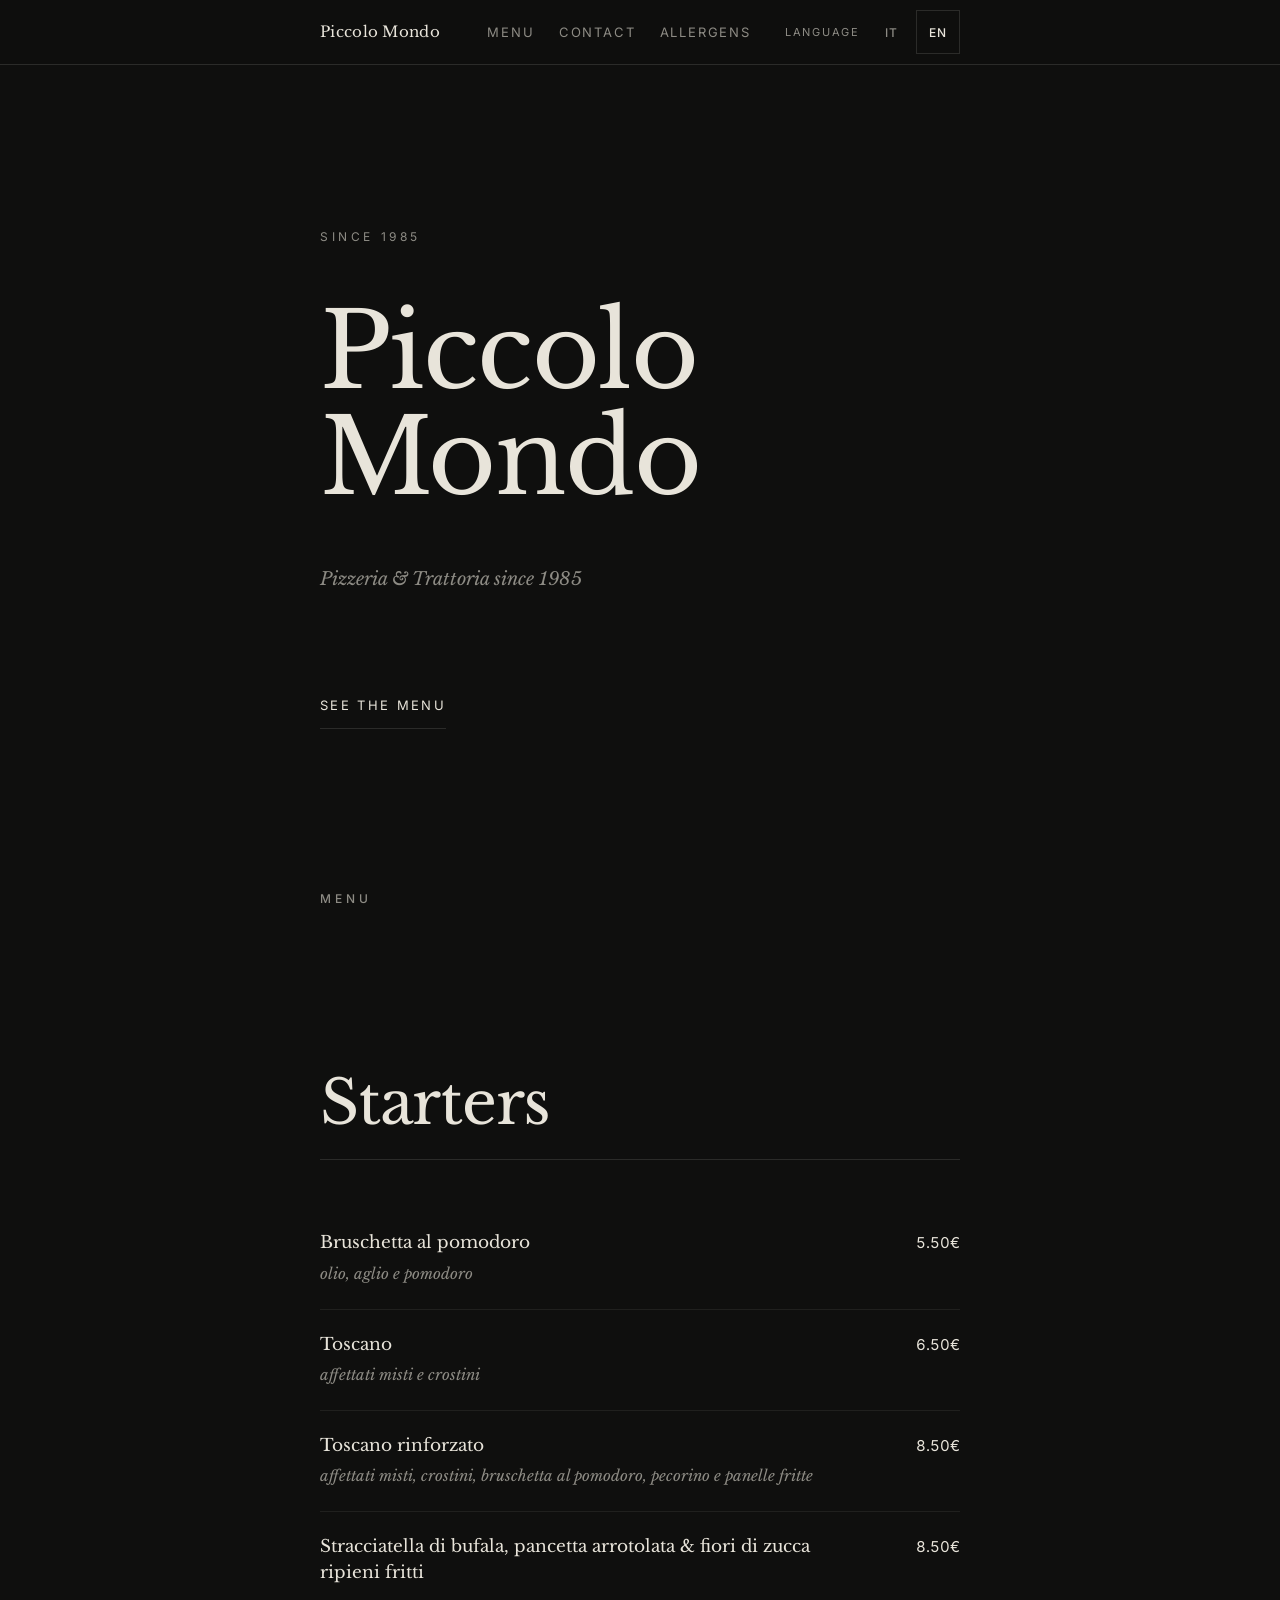
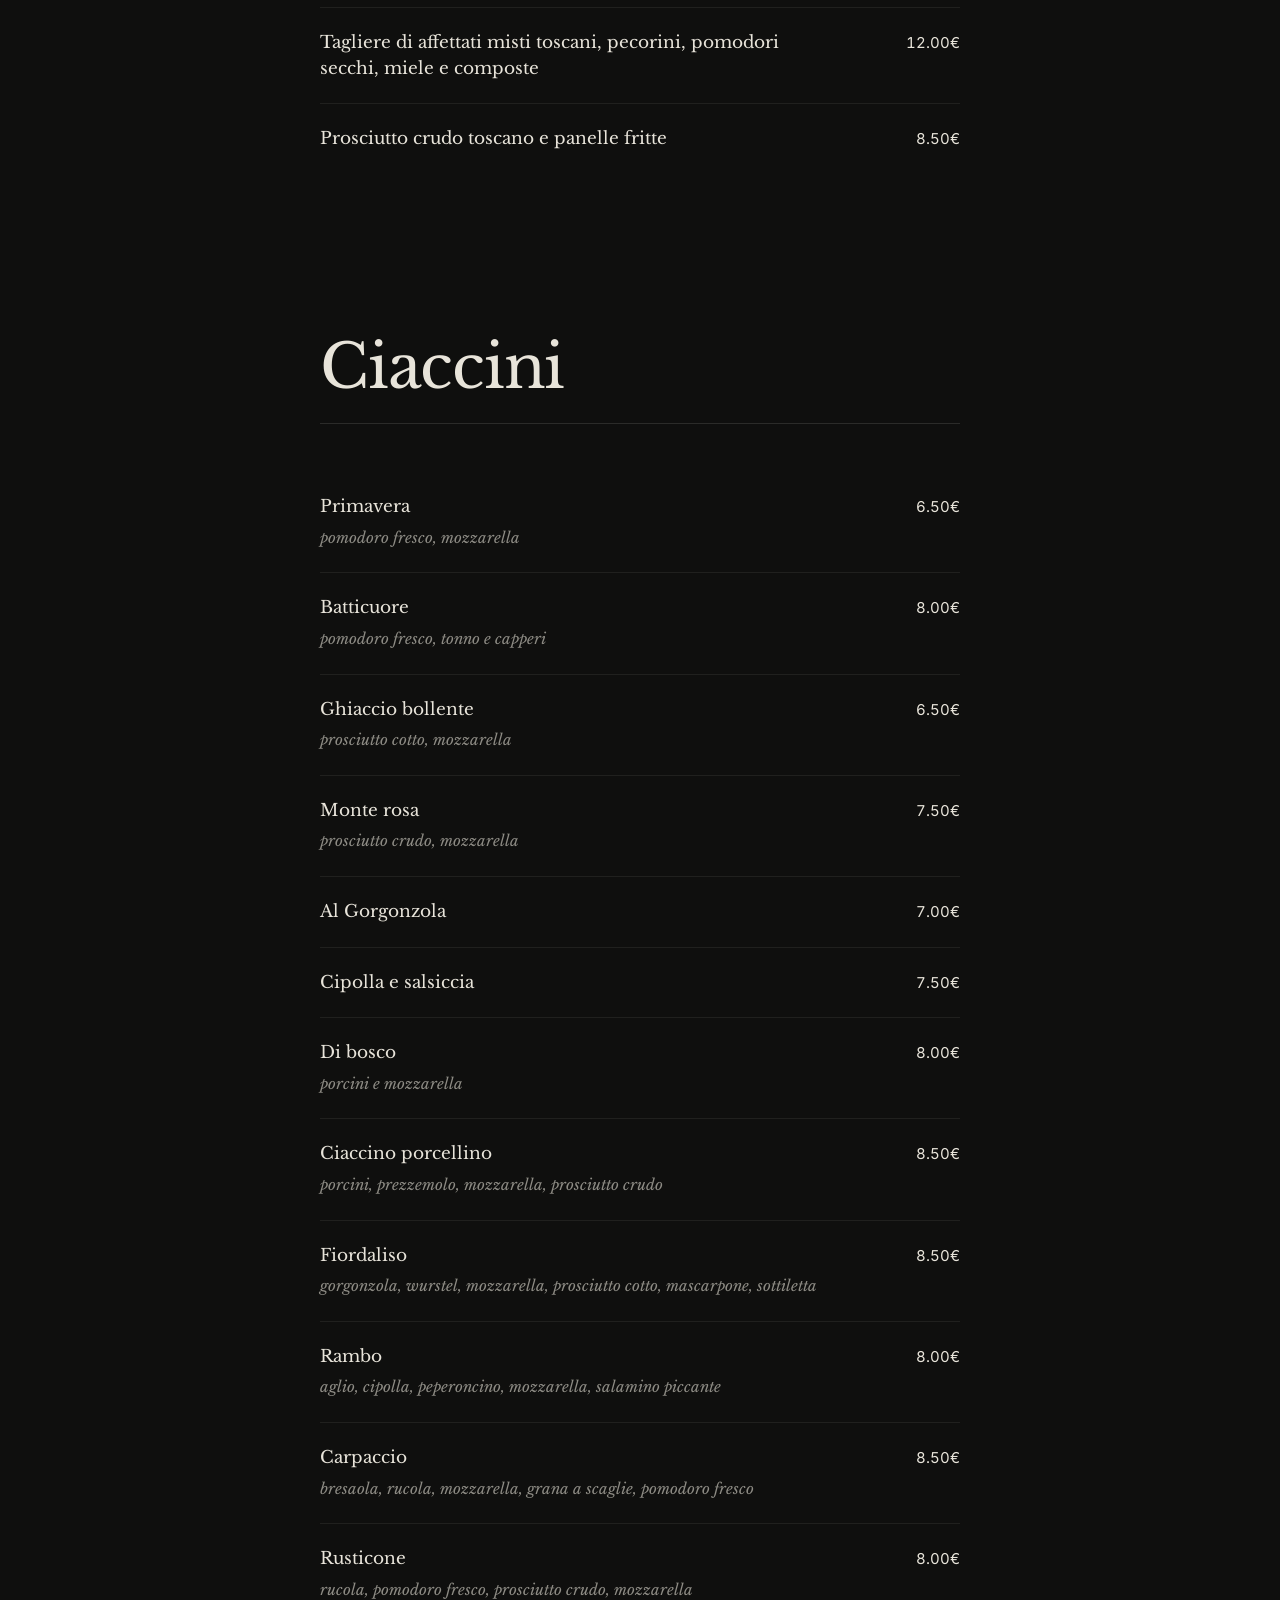
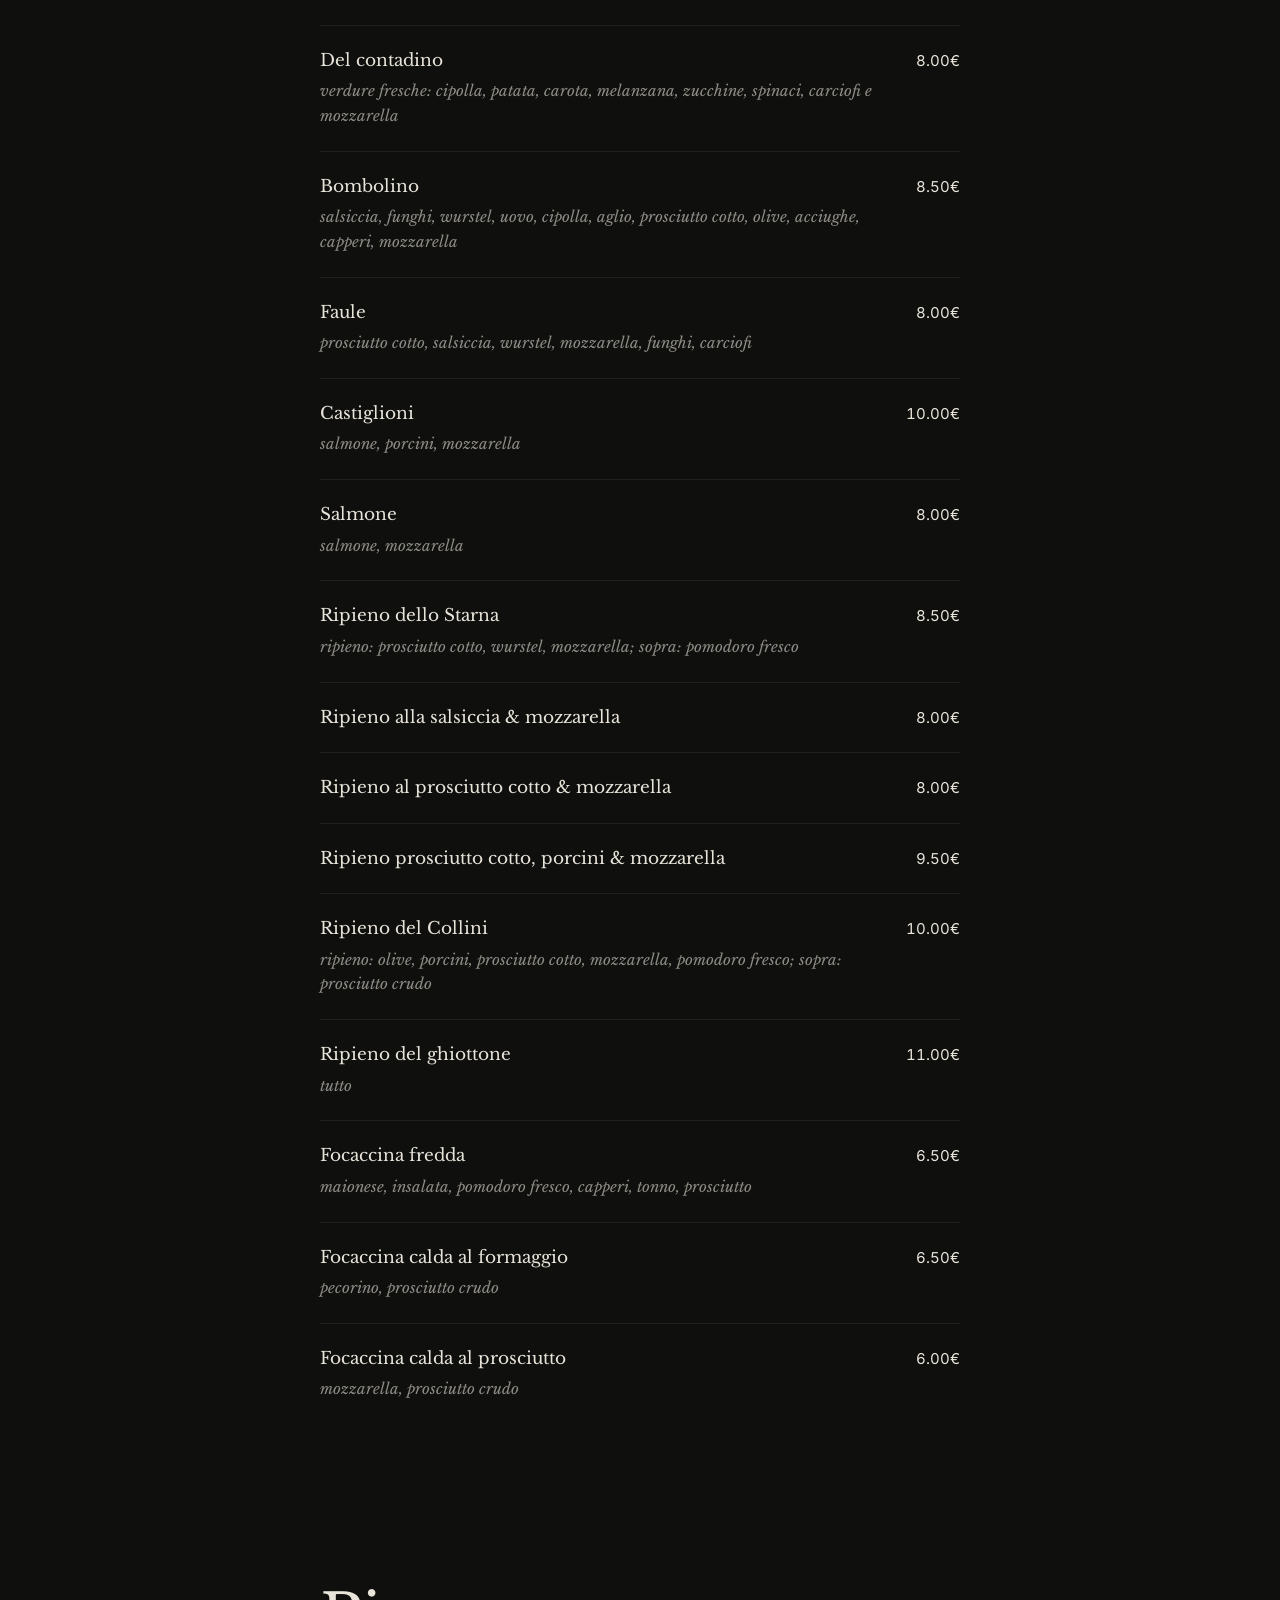
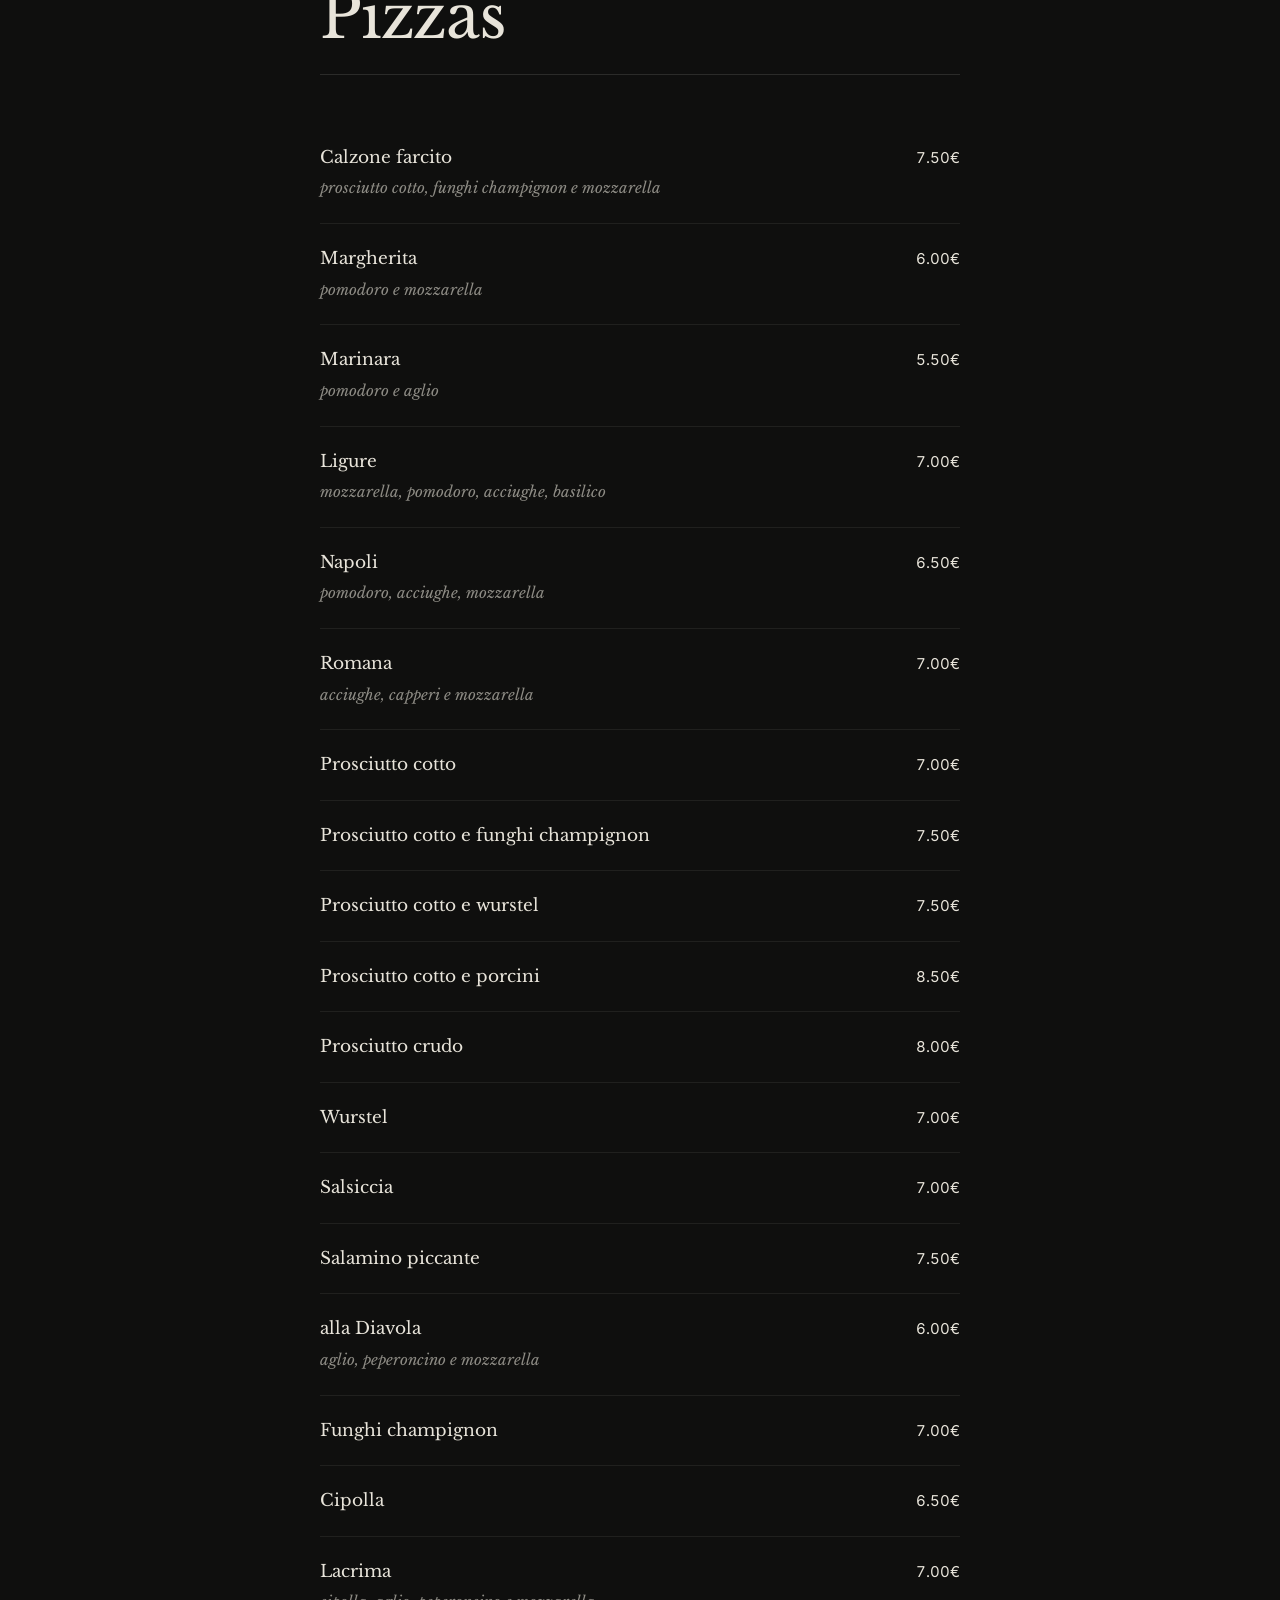
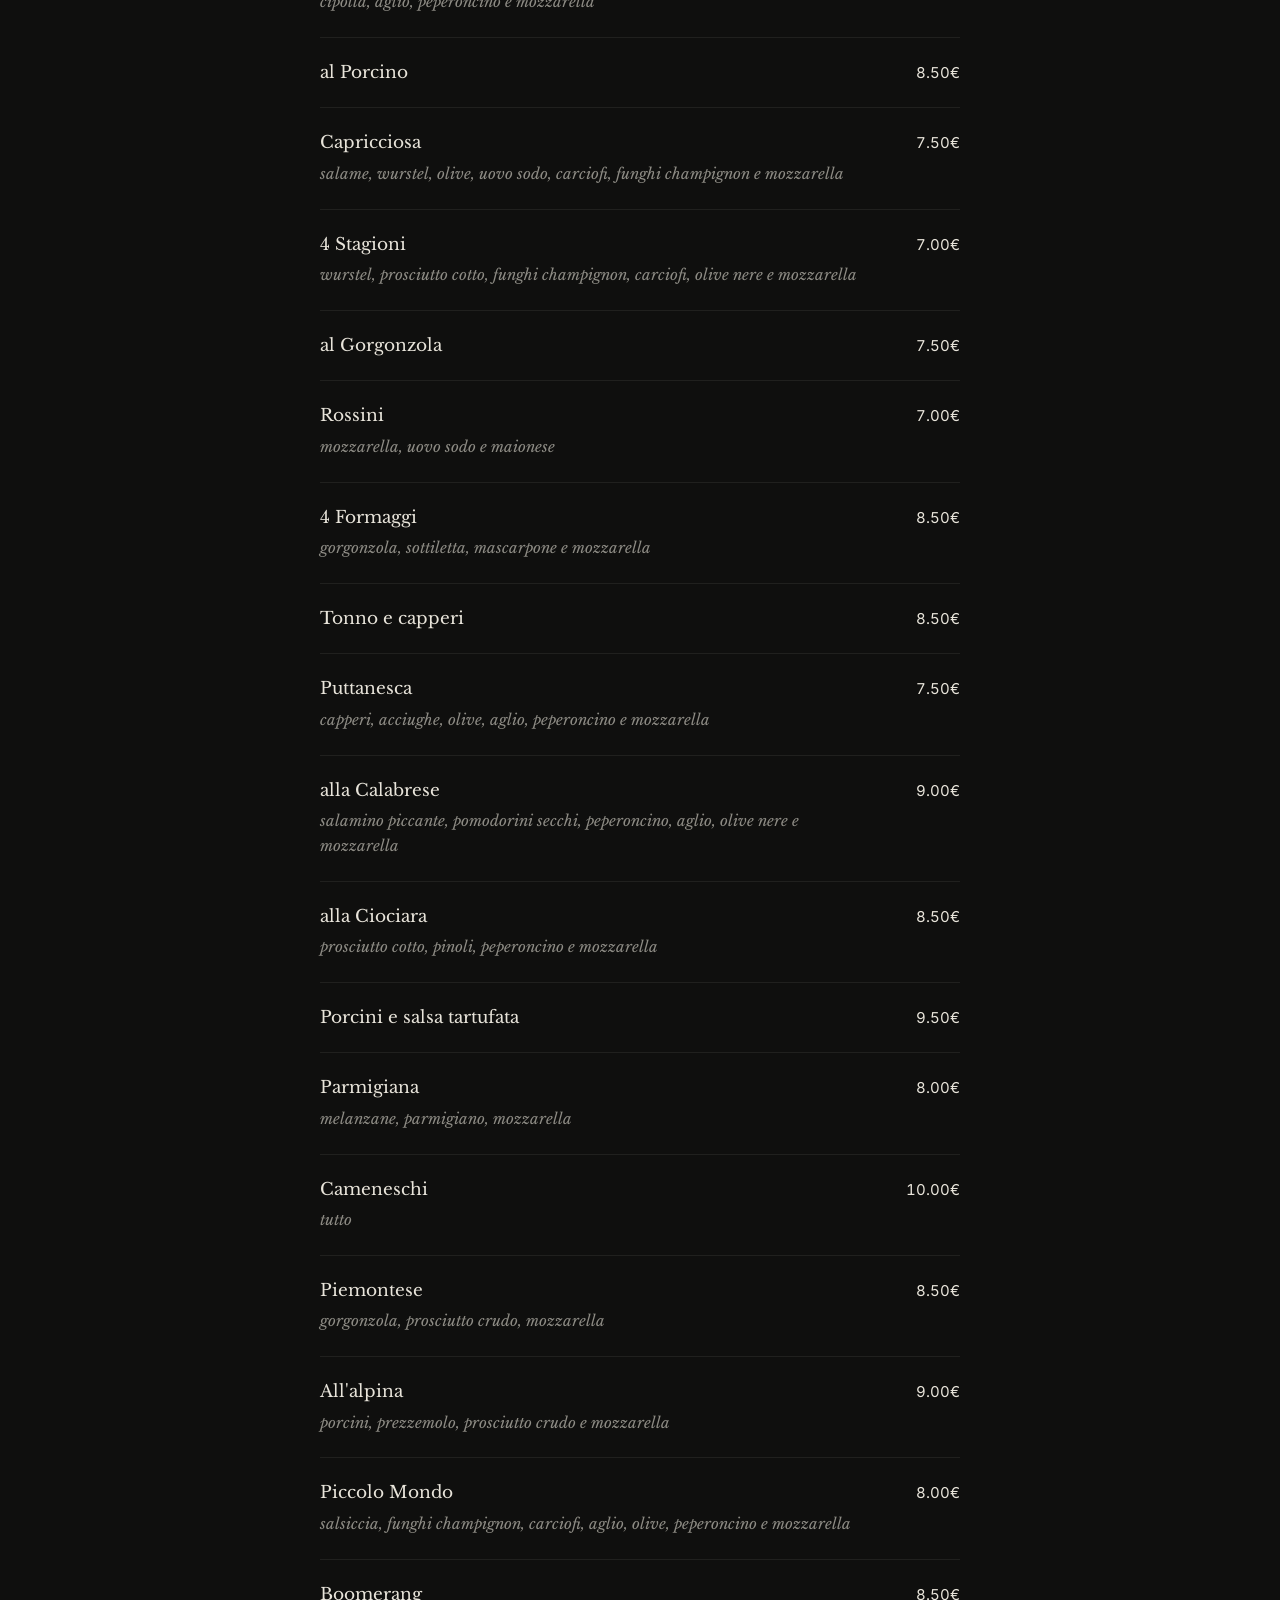
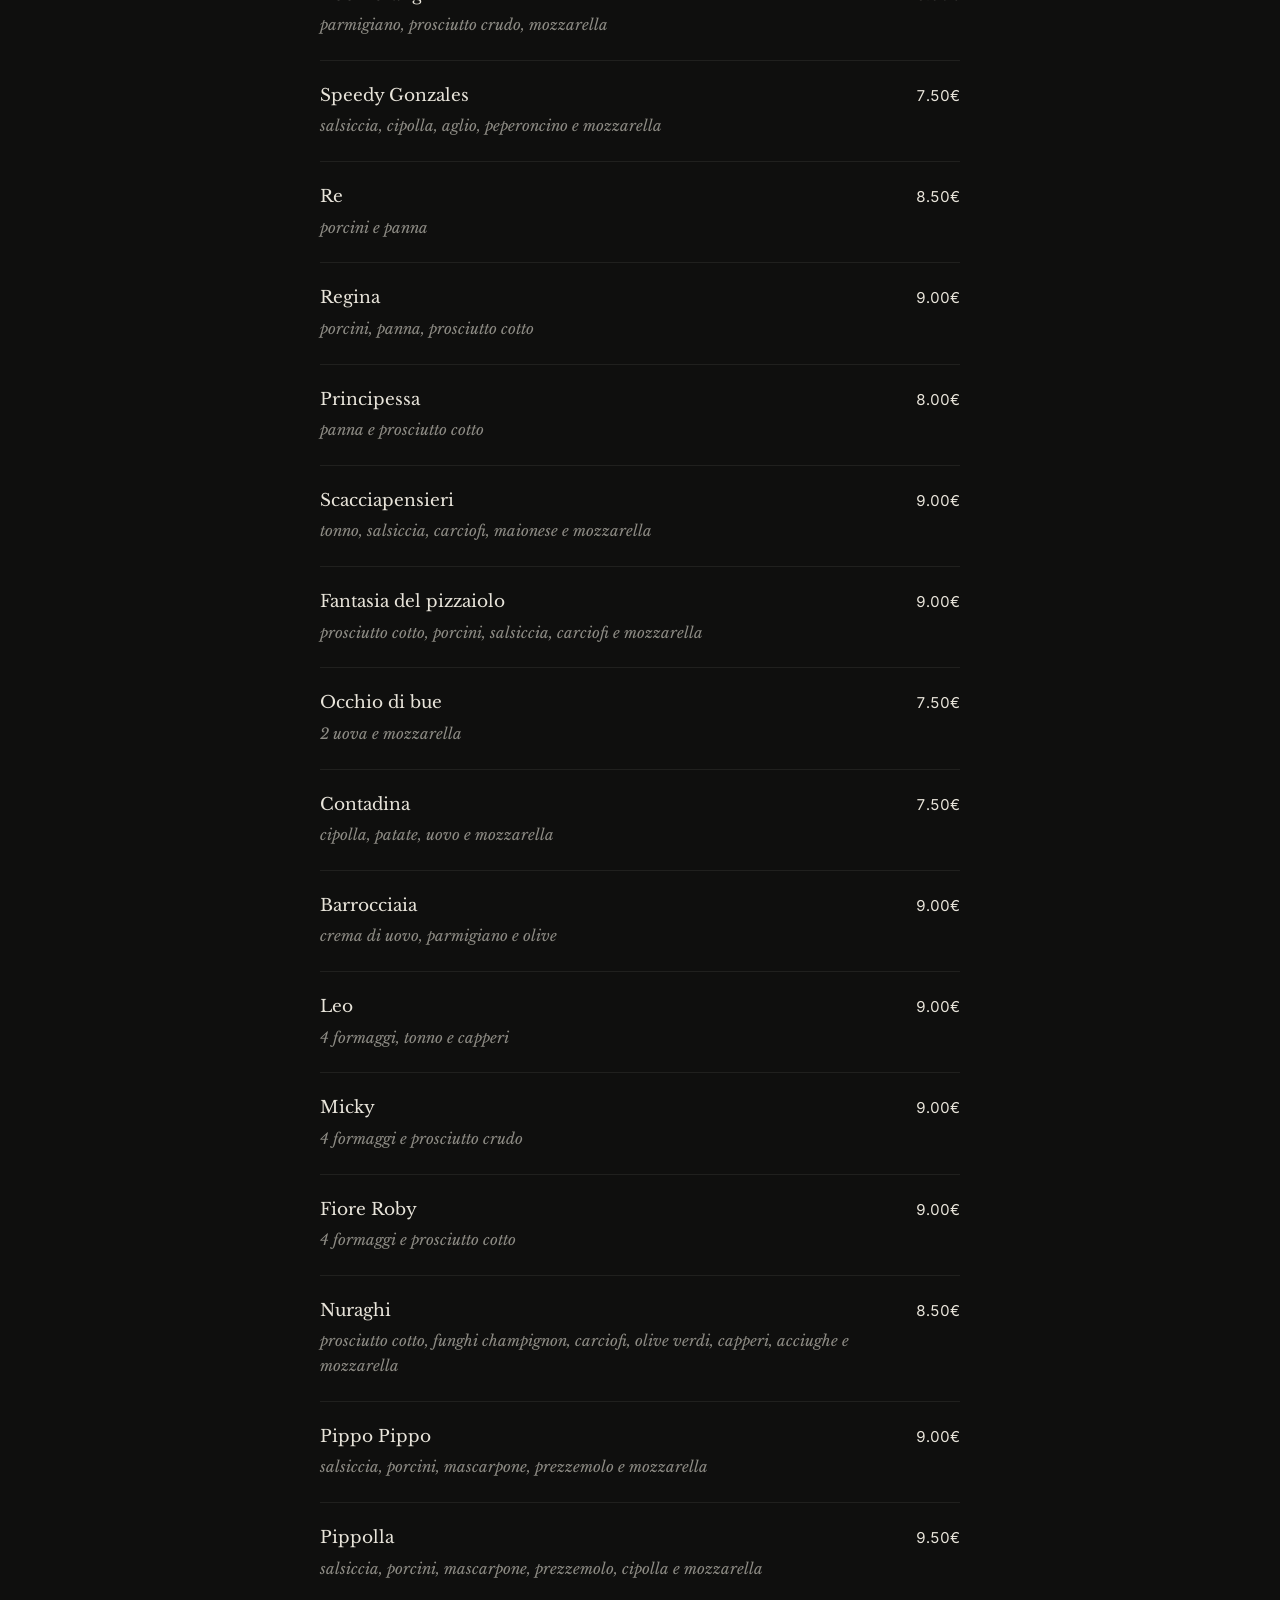
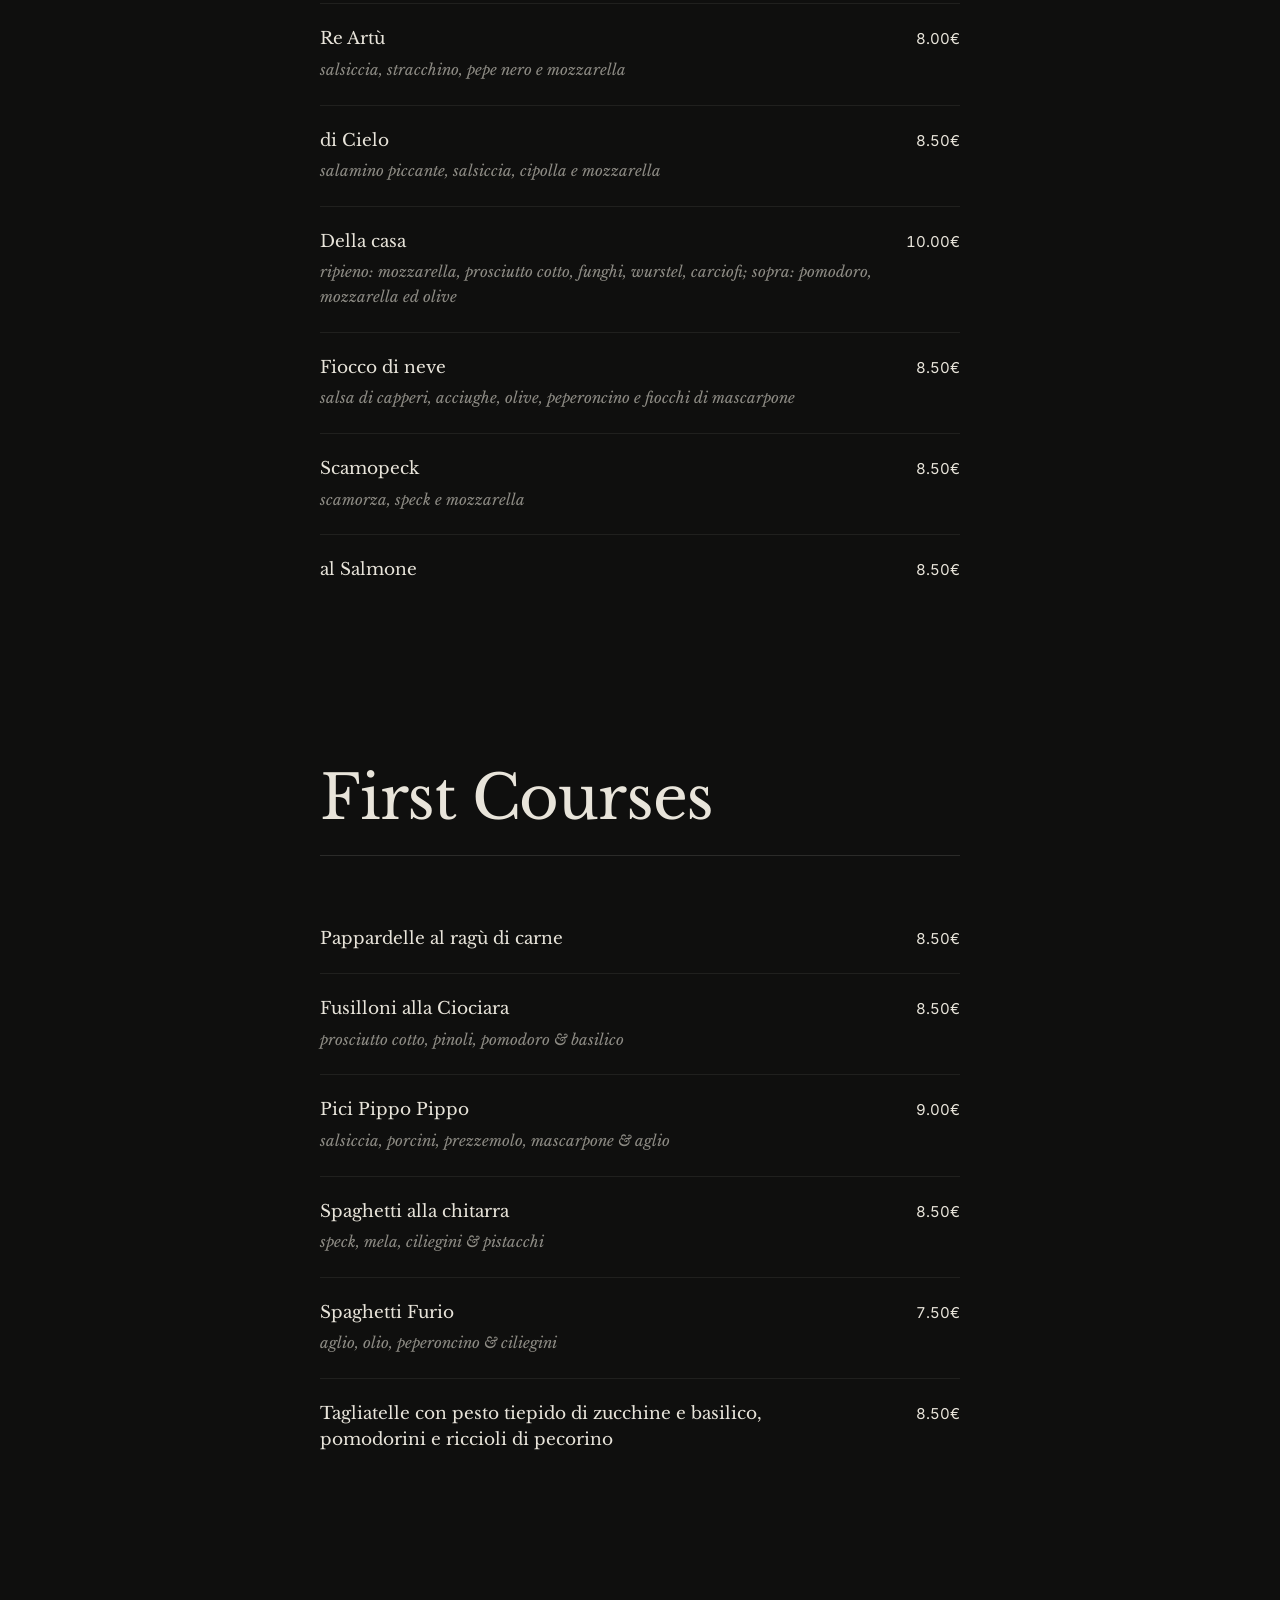
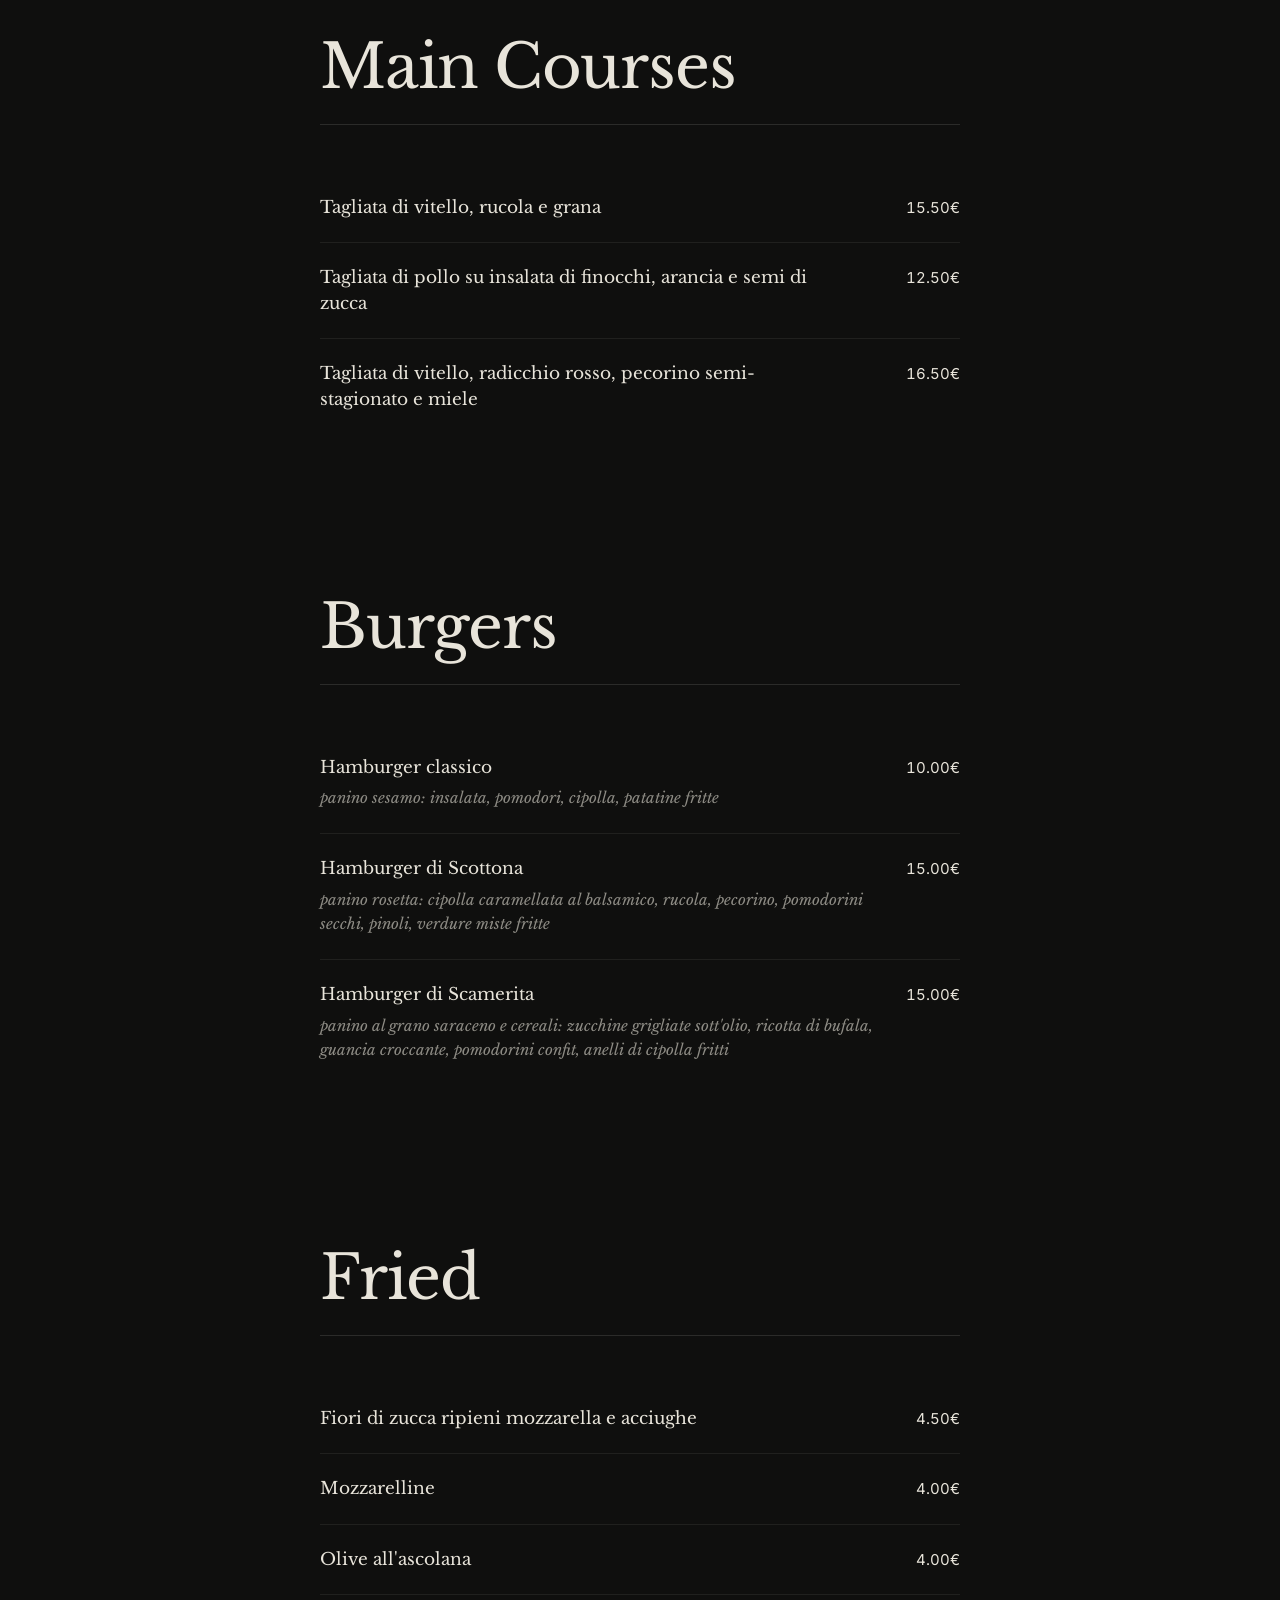
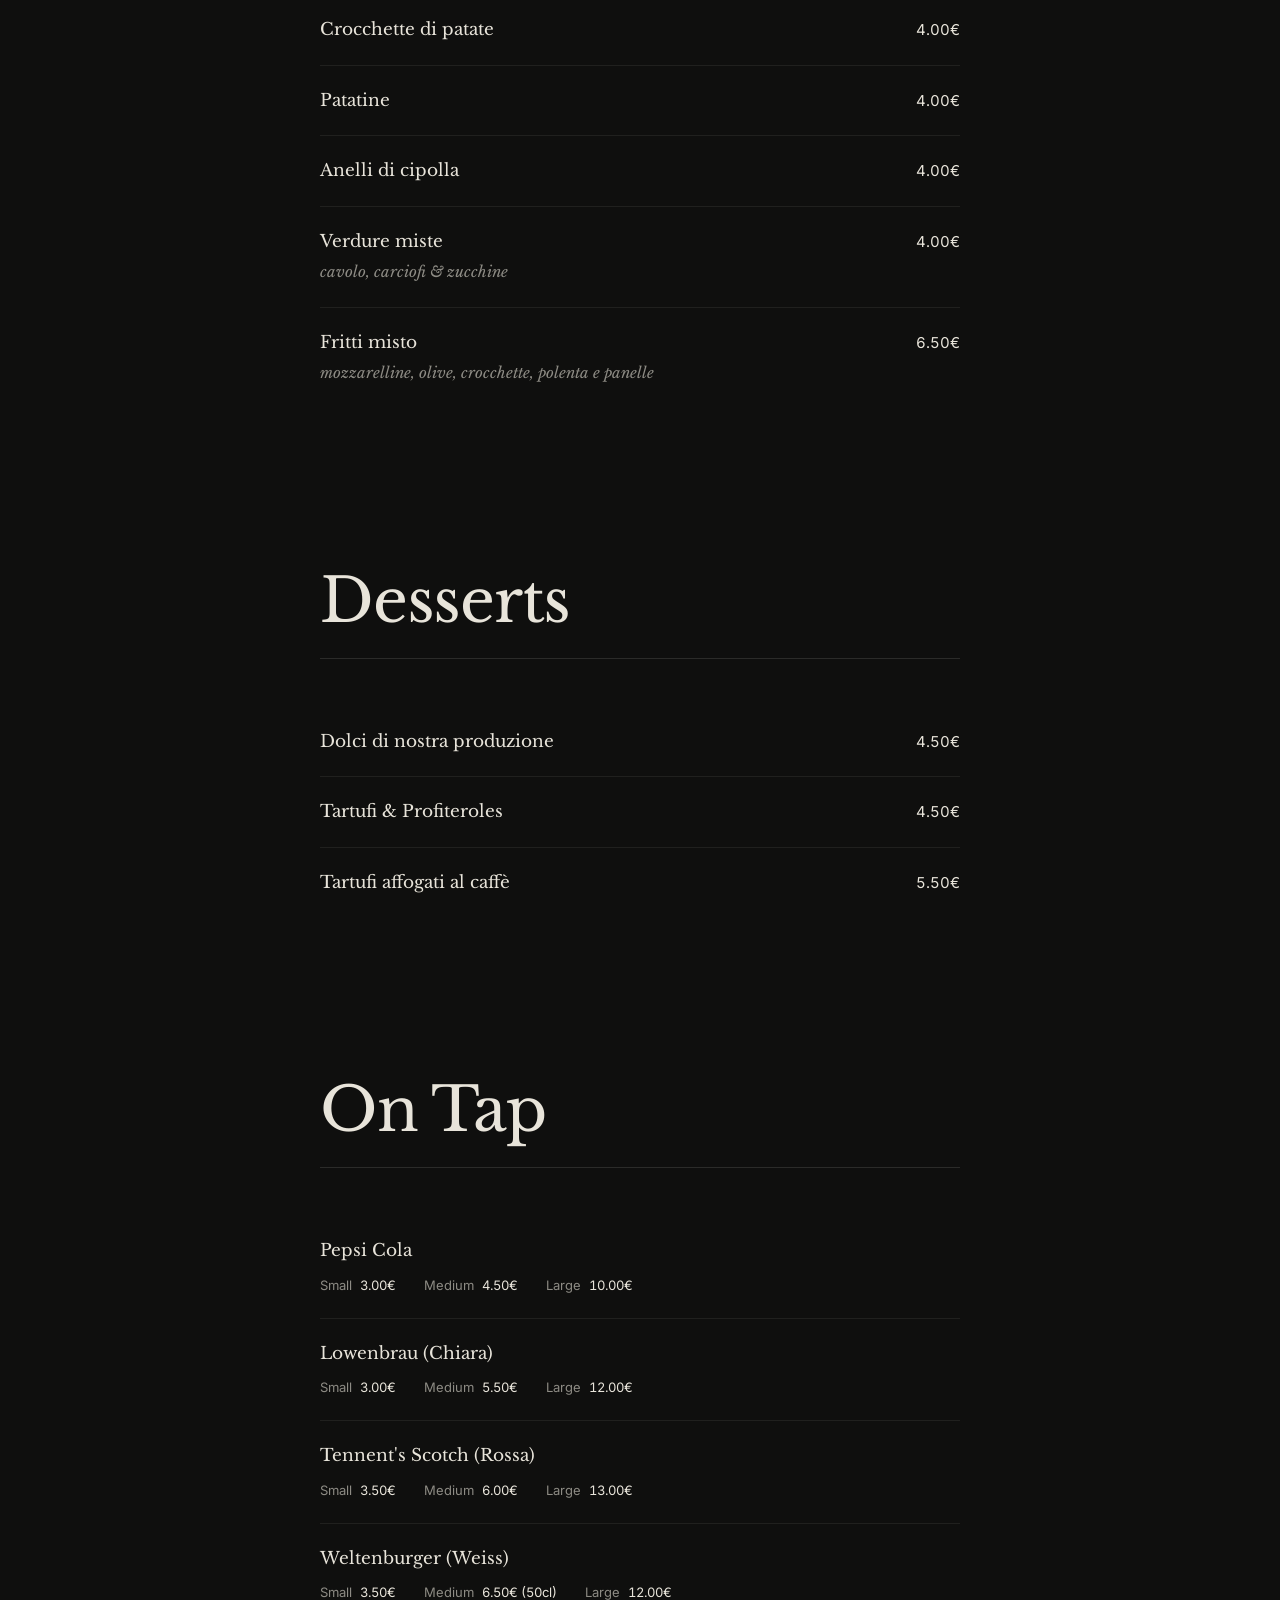
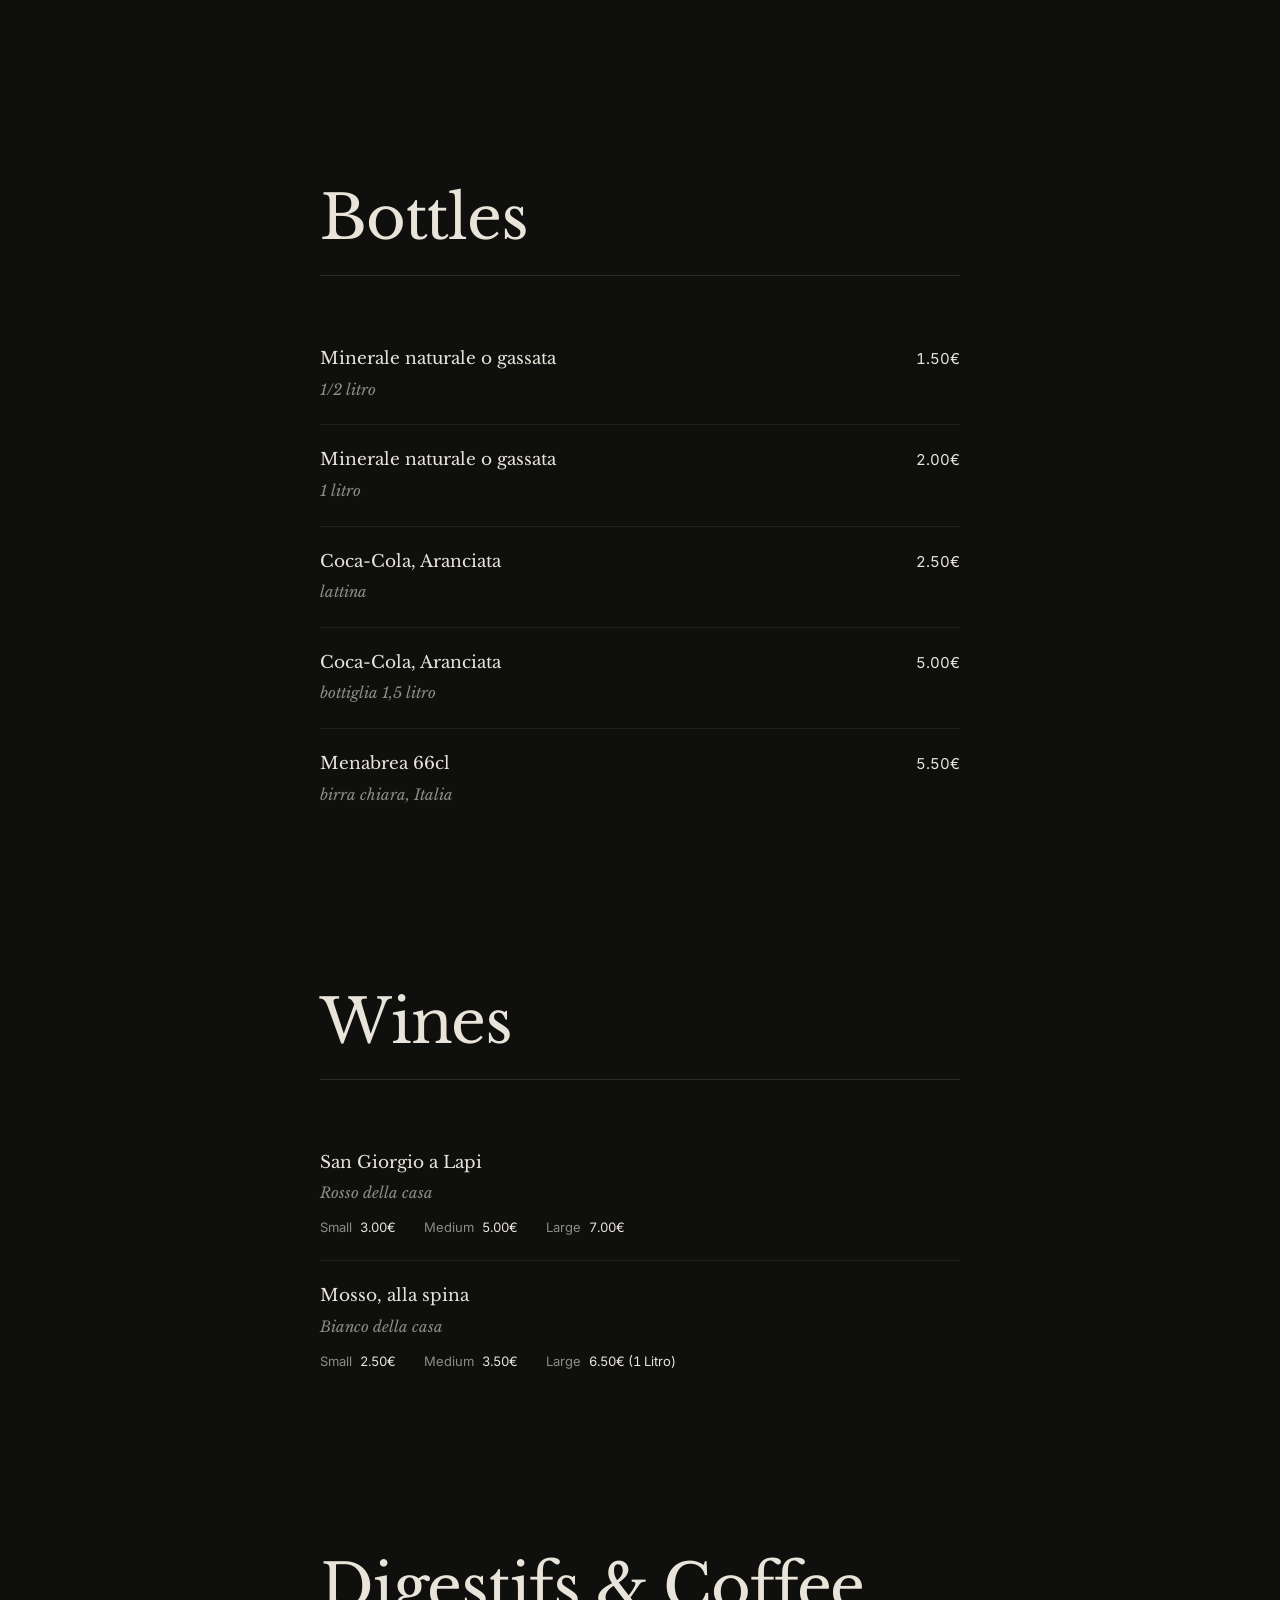
<file: 11-inchiostro/index.html>
<!DOCTYPE html>
<html lang="it">
<head>
<meta charset="utf-8">
<meta name="viewport" content="width=device-width, initial-scale=1">
<title>Piccolo Mondo — Pizzeria &amp; Trattoria, Arbia (Siena)</title>
<meta name="description" content="Piccolo Mondo — pizzeria e trattoria ad Arbia (Siena) dal 1985.">
<link rel="stylesheet" href="style.css">
</head>
<body>

<a class="skip" href="#main">Vai al contenuto</a>

<header class="site-header">
  <div class="wrap header-inner">
    <a class="mark" href="#top">Piccolo&nbsp;Mondo</a>
    <nav class="nav" aria-label="Principale">
      <a href="#menu" data-i18n="nav_menu">Menu</a>
      <a href="#contatti" data-i18n="nav_contatti">Contatti</a>
      <a href="#allergeni" data-i18n="nav_allergeni">Allergeni</a>
    </nav>
    <div class="lang" role="group" aria-label="Lingua" id="langGroup">
      <span class="lang-label" data-i18n="lang_toggle_label" id="langLabel">Lingua</span>
      <button type="button" class="lang-btn" data-lang="it" aria-pressed="true">IT</button>
      <button type="button" class="lang-btn" data-lang="en" aria-pressed="false">EN</button>
    </div>
  </div>
</header>

<noscript>
  <p class="noscript wrap">Il menu di questo sito viene generato con JavaScript. Attiva JavaScript per
  consultarlo, oppure telefona allo 0577 364208. — This menu is rendered with JavaScript. Please
  enable it, or call 0577 364208.</p>
</noscript>

<main id="main">

  <section class="hero" id="top">
    <div class="wrap">
      <p class="eyebrow" data-i18n="hero_eyebrow">dal 1985</p>
      <h1 class="wordmark">Piccolo<br>Mondo</h1>
      <p class="tagline" id="heroTagline"></p>
      <p><a class="cta" href="#menu" data-i18n="hero_cta">Scopri il menu</a></p>
    </div>
  </section>

  <section class="menu" id="menu" aria-labelledby="menuTitle">
    <div class="wrap">
      <h2 class="section-title" id="menuTitle" data-i18n="menu_title">Menu</h2>
      <div id="menuRoot"></div>
    </div>
  </section>

  <section class="contatti" id="contatti" aria-labelledby="contattiTitle">
    <div class="wrap">
      <h2 class="section-title" id="contattiTitle" data-i18n="contatti_title">Contatti</h2>
      <dl class="facts">
        <dt data-i18n="label_address">Indirizzo</dt>
        <dd><a id="addrLink" href="#" rel="noopener noreferrer" target="_blank"></a></dd>
        <dt data-i18n="label_phone">Telefono</dt>
        <dd><a id="phoneLink" href="#"></a></dd>
        <dt data-i18n="label_hours">Orari</dt>
        <dd><span id="hours"></span><br><span class="dim" id="closed"></span></dd>
        <dt data-i18n="label_follow">Seguici</dt>
        <dd class="socials">
          <a id="fbLink" href="#" rel="noopener noreferrer" target="_blank">Facebook</a>
          <a id="igLink" href="#" rel="noopener noreferrer" target="_blank">Instagram</a>
        </dd>
      </dl>
    </div>
  </section>

  <section class="allergeni" id="allergeni" aria-labelledby="allergeniTitle">
    <div class="wrap">
      <h2 class="small-title" id="allergeniTitle" data-i18n="allergeni_title">Allergeni</h2>
      <p class="fineprint" data-i18n="allergeni_text"></p>
    </div>
  </section>

</main>

<footer class="site-footer">
  <div class="wrap">
    <p><span>Piccolo Mondo</span> <span aria-hidden="true">·</span> Arbia (Siena) <span aria-hidden="true">·</span> <span id="year"></span></p>
  </div>
</footer>

<script src="data.js"></script>
<script src="app.js"></script>
</body>
</html>
</file>
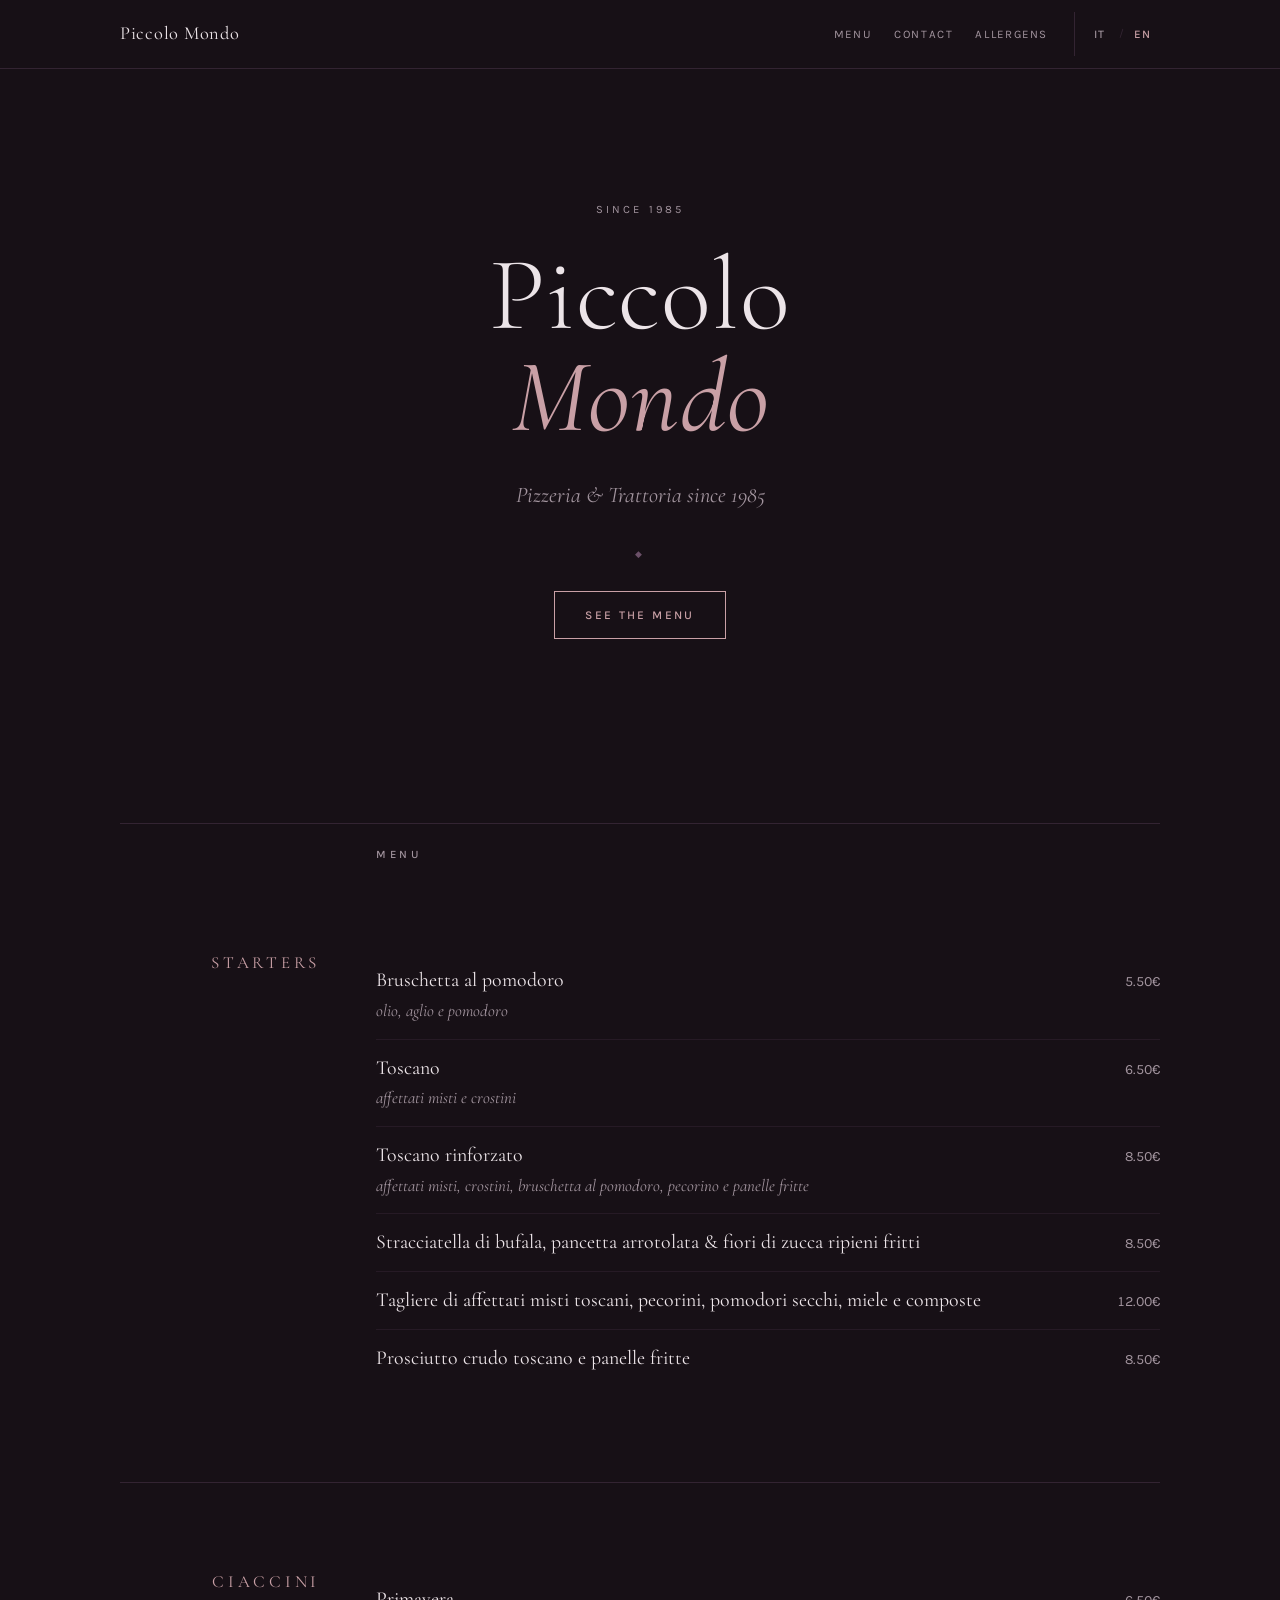
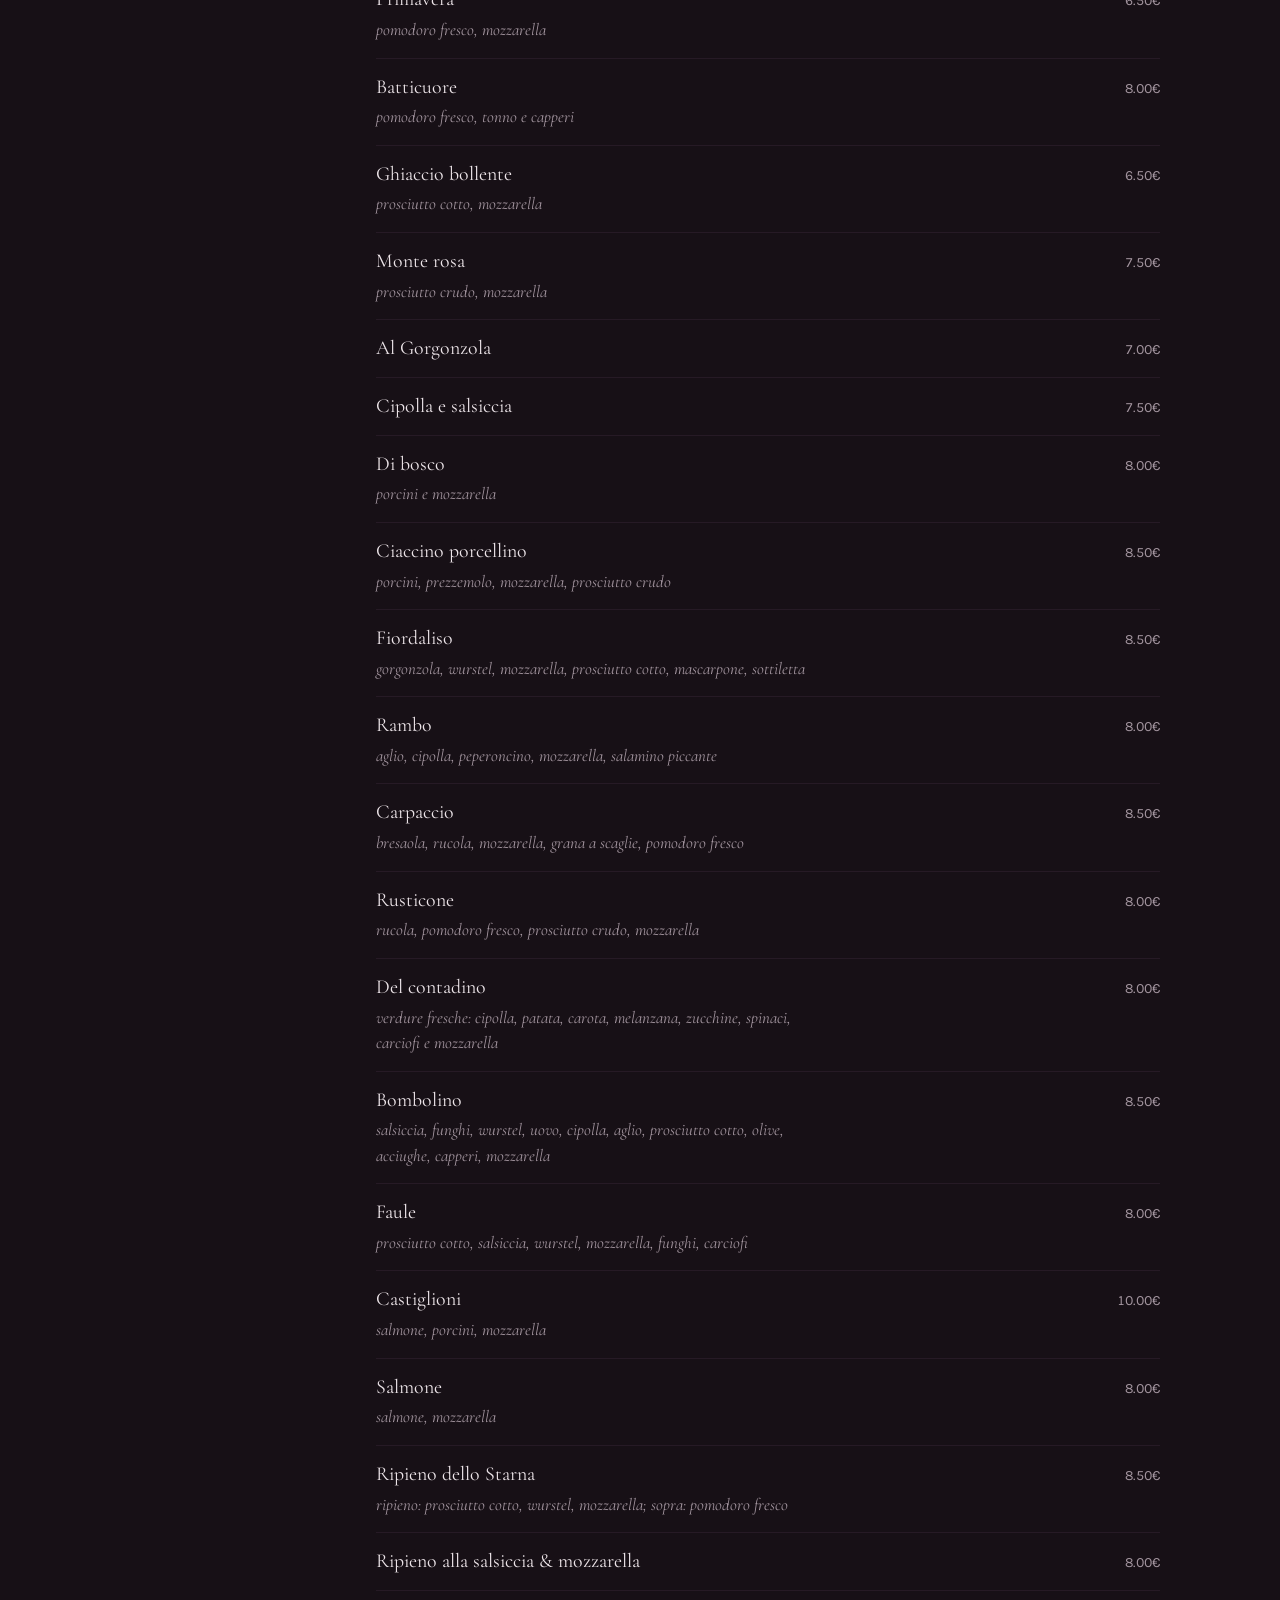
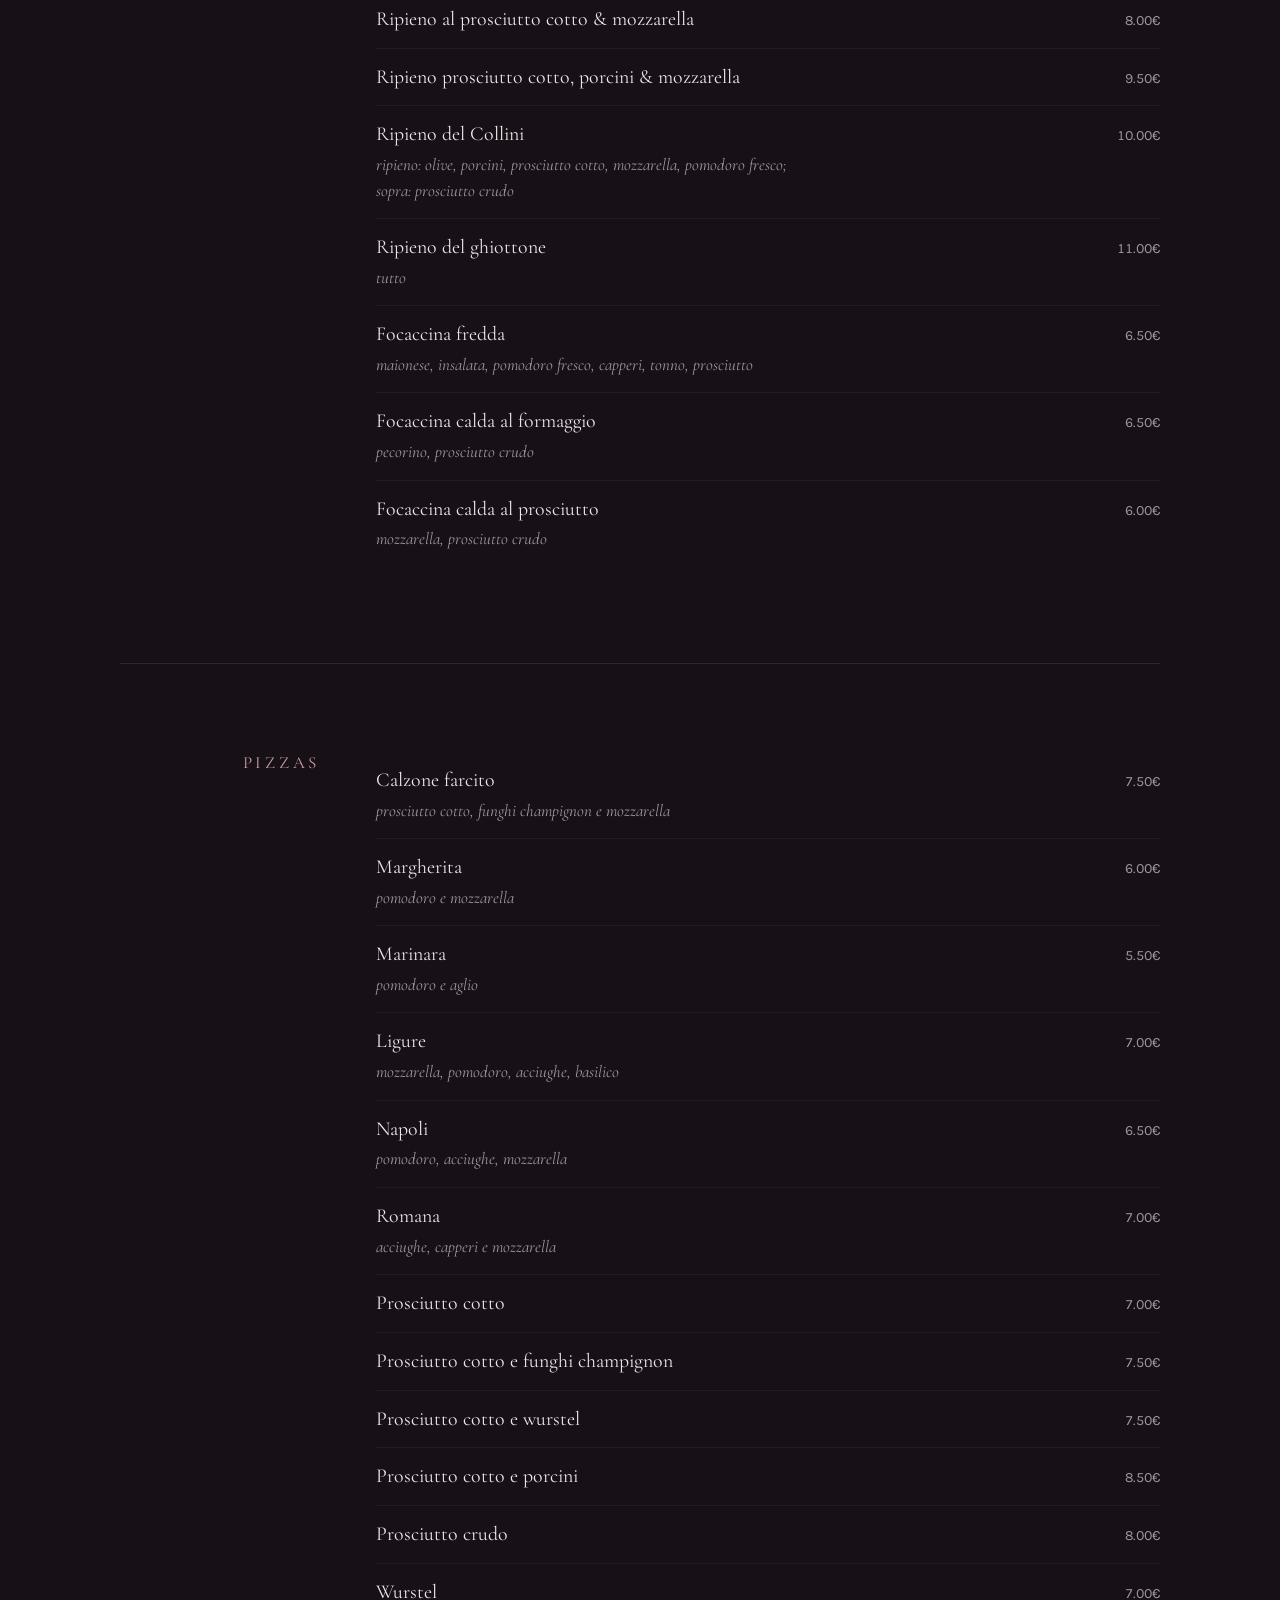
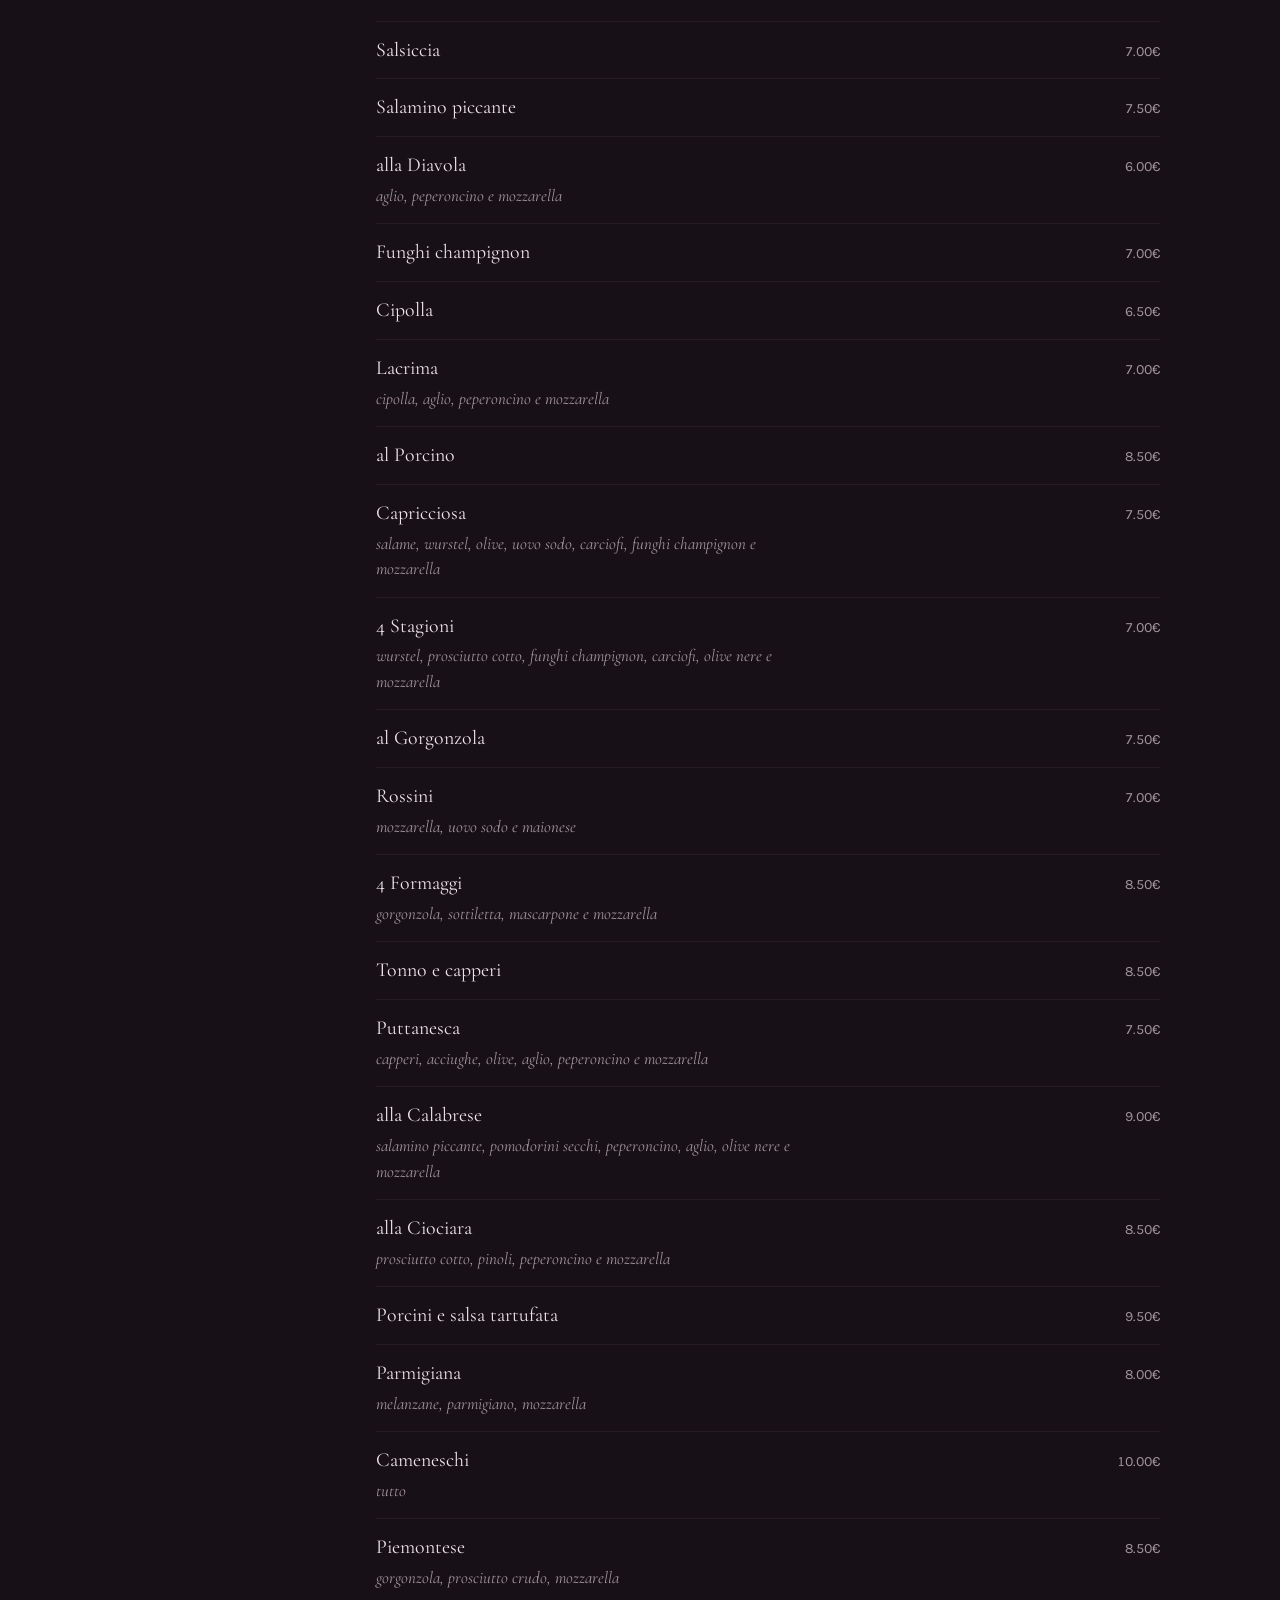
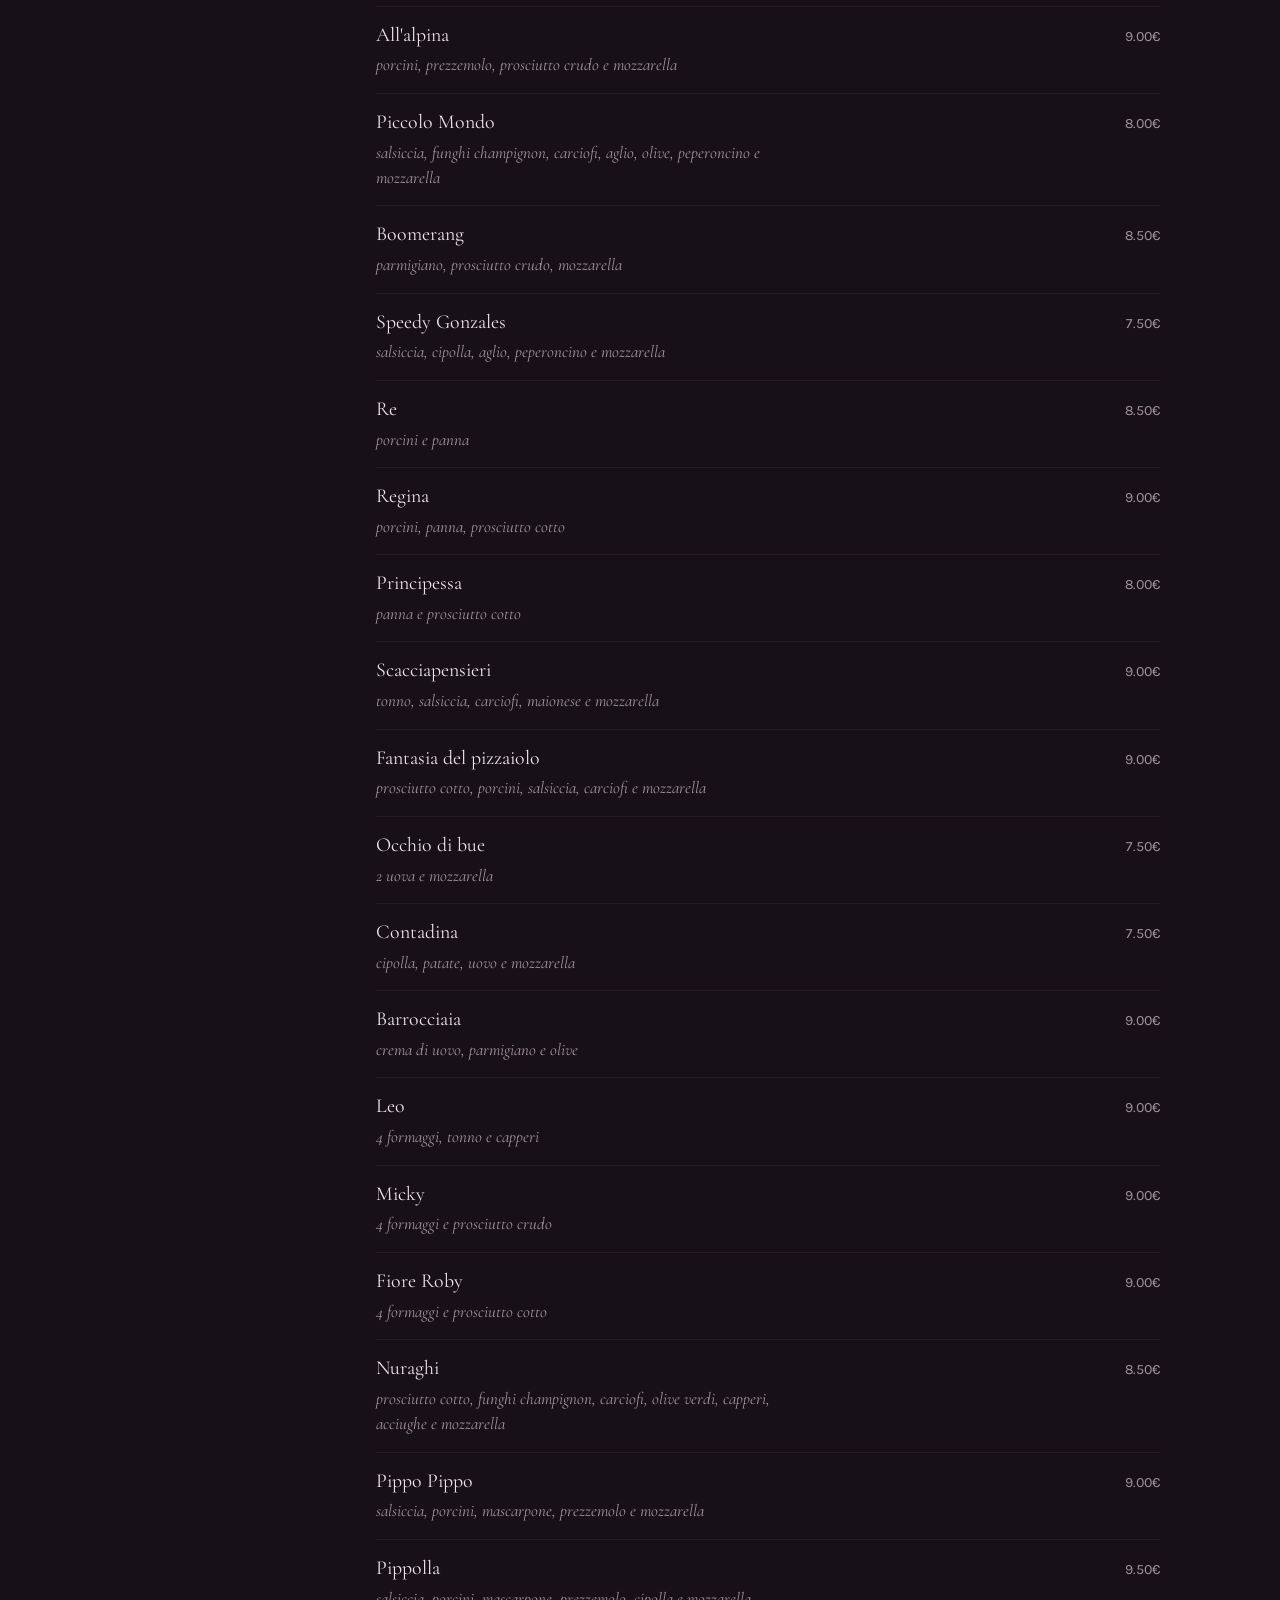
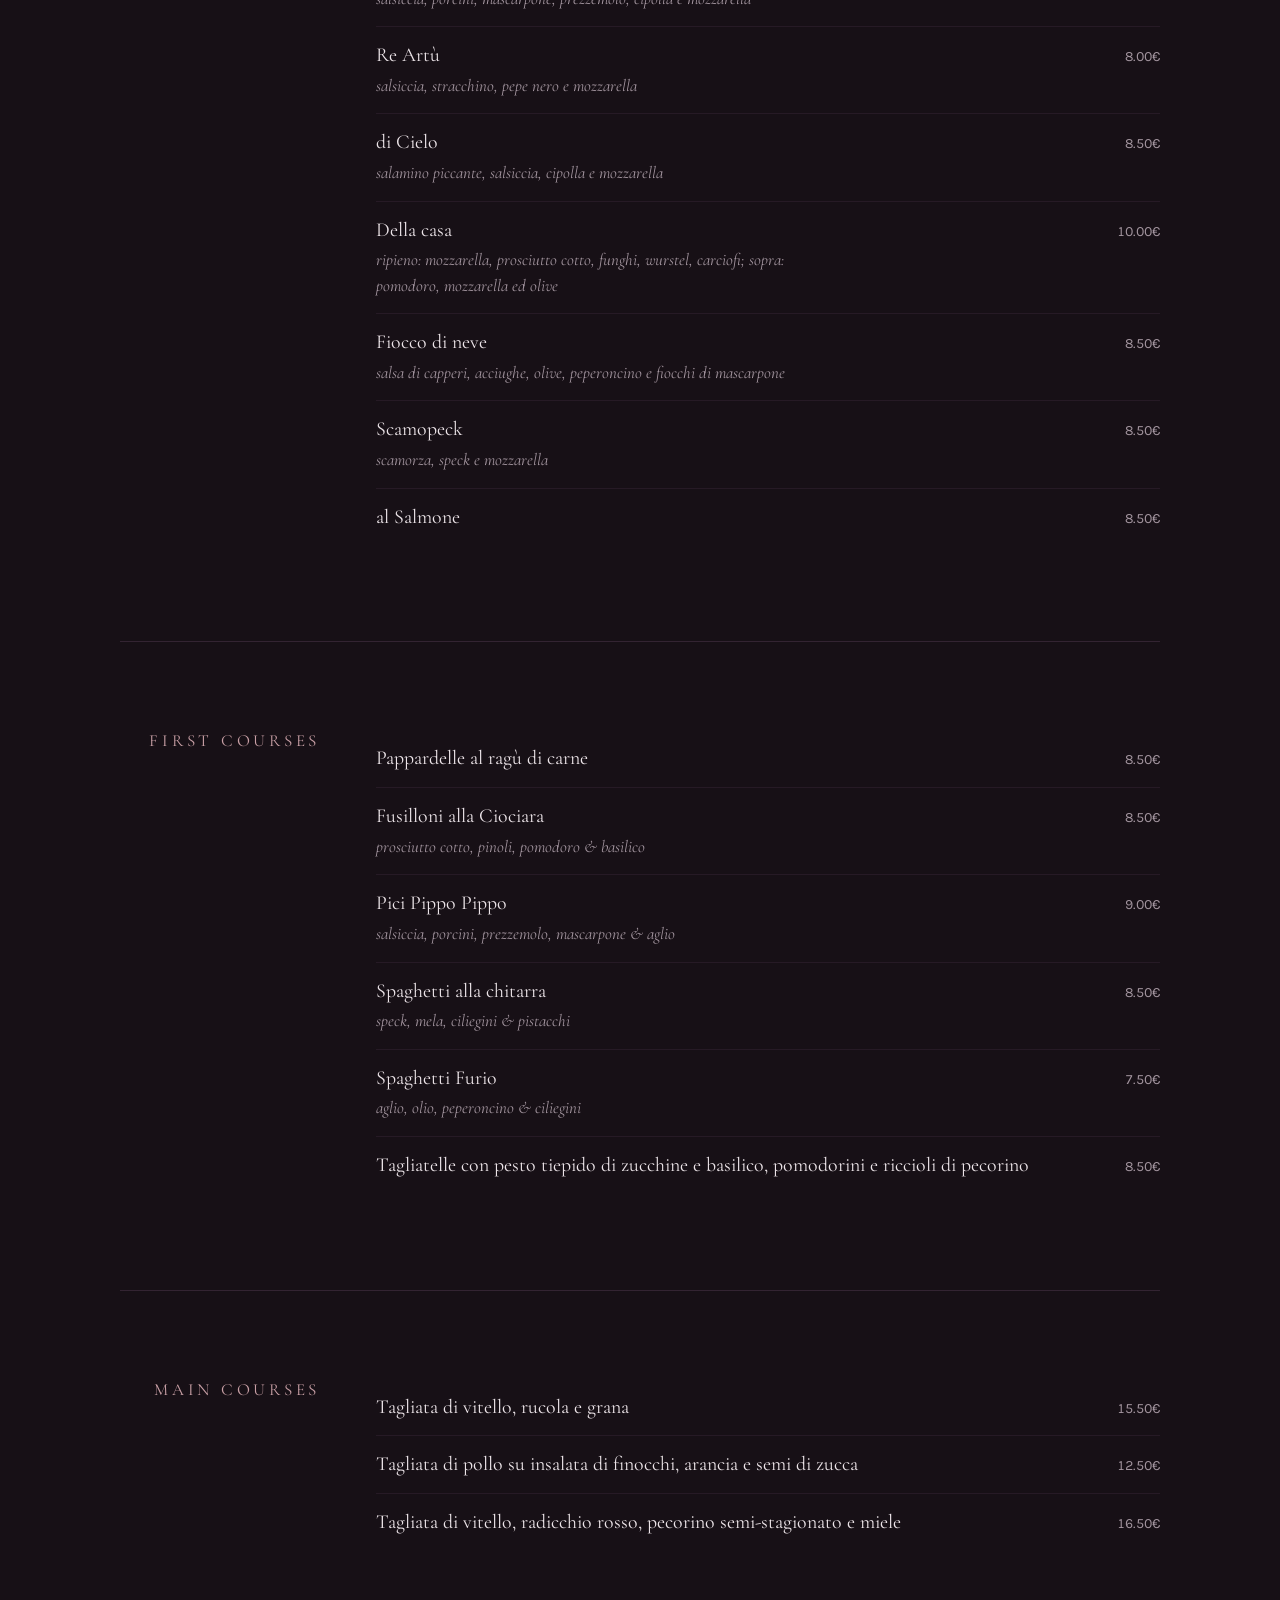
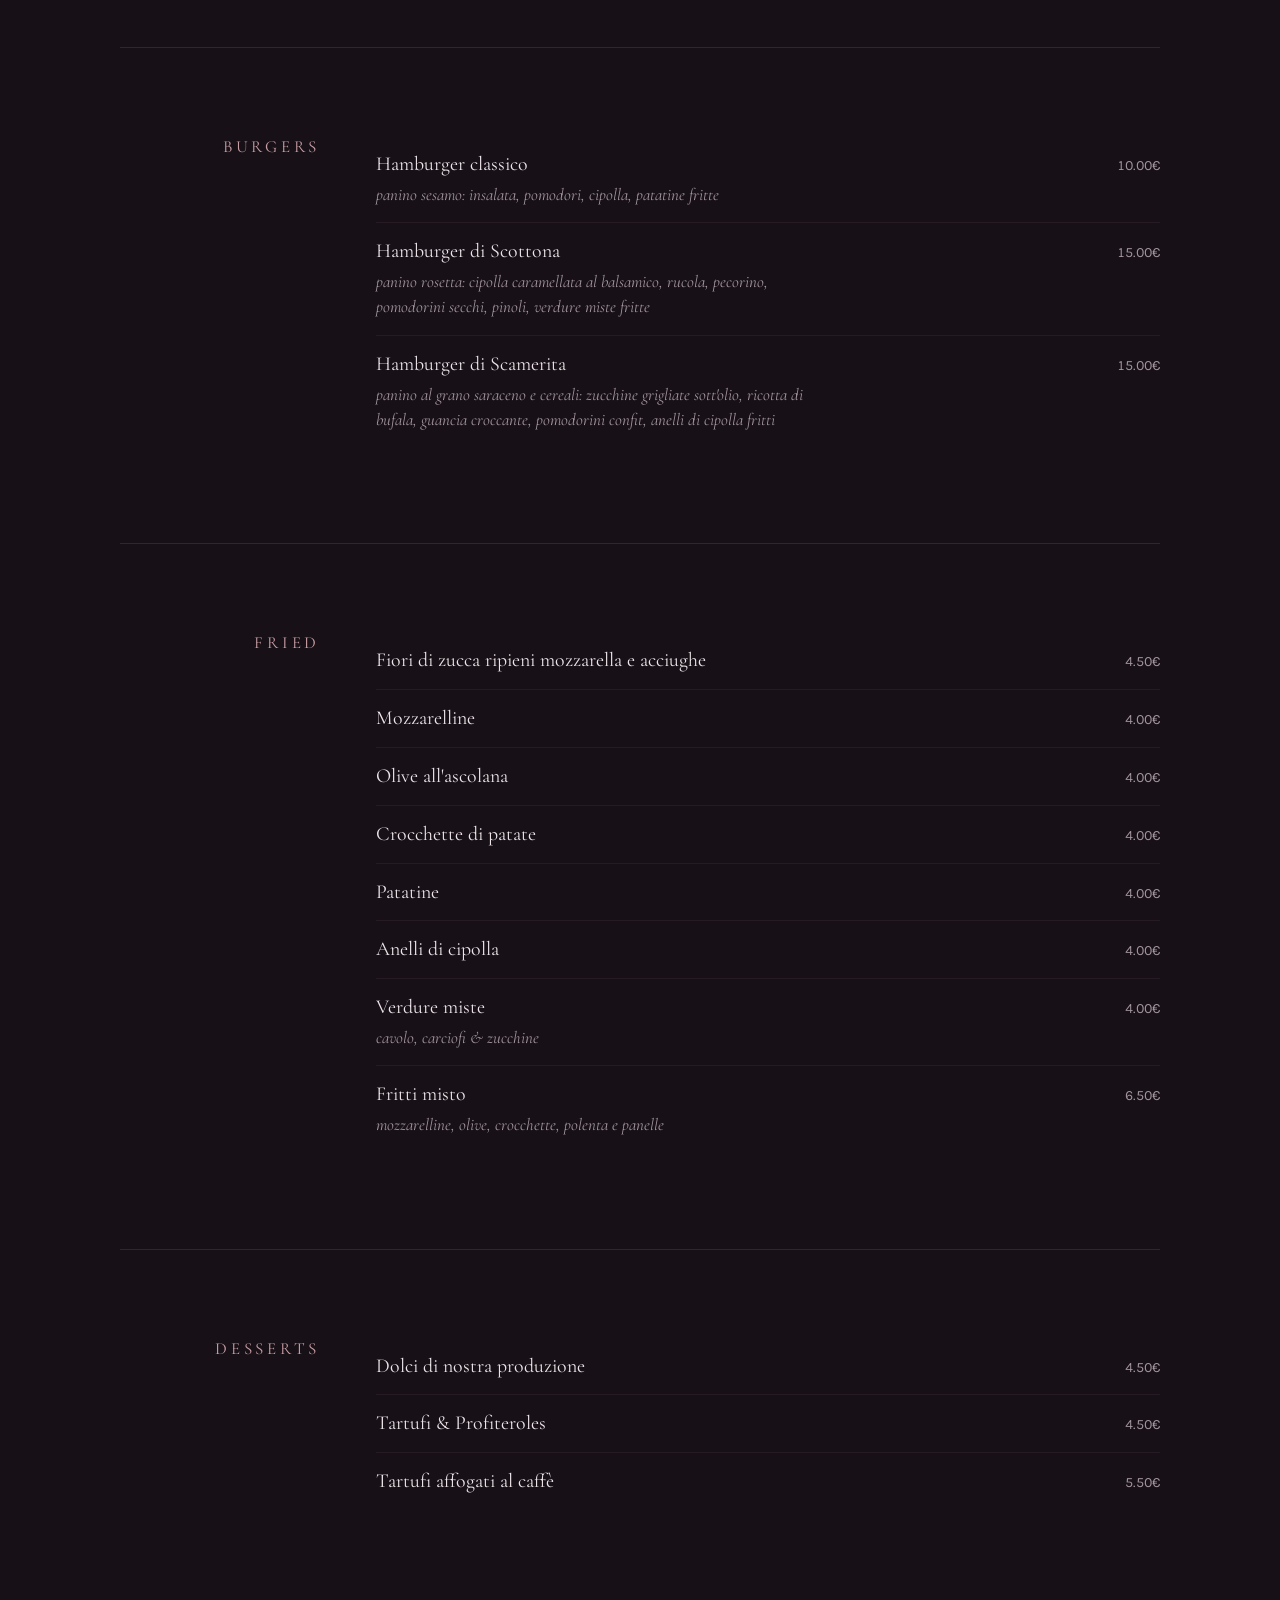
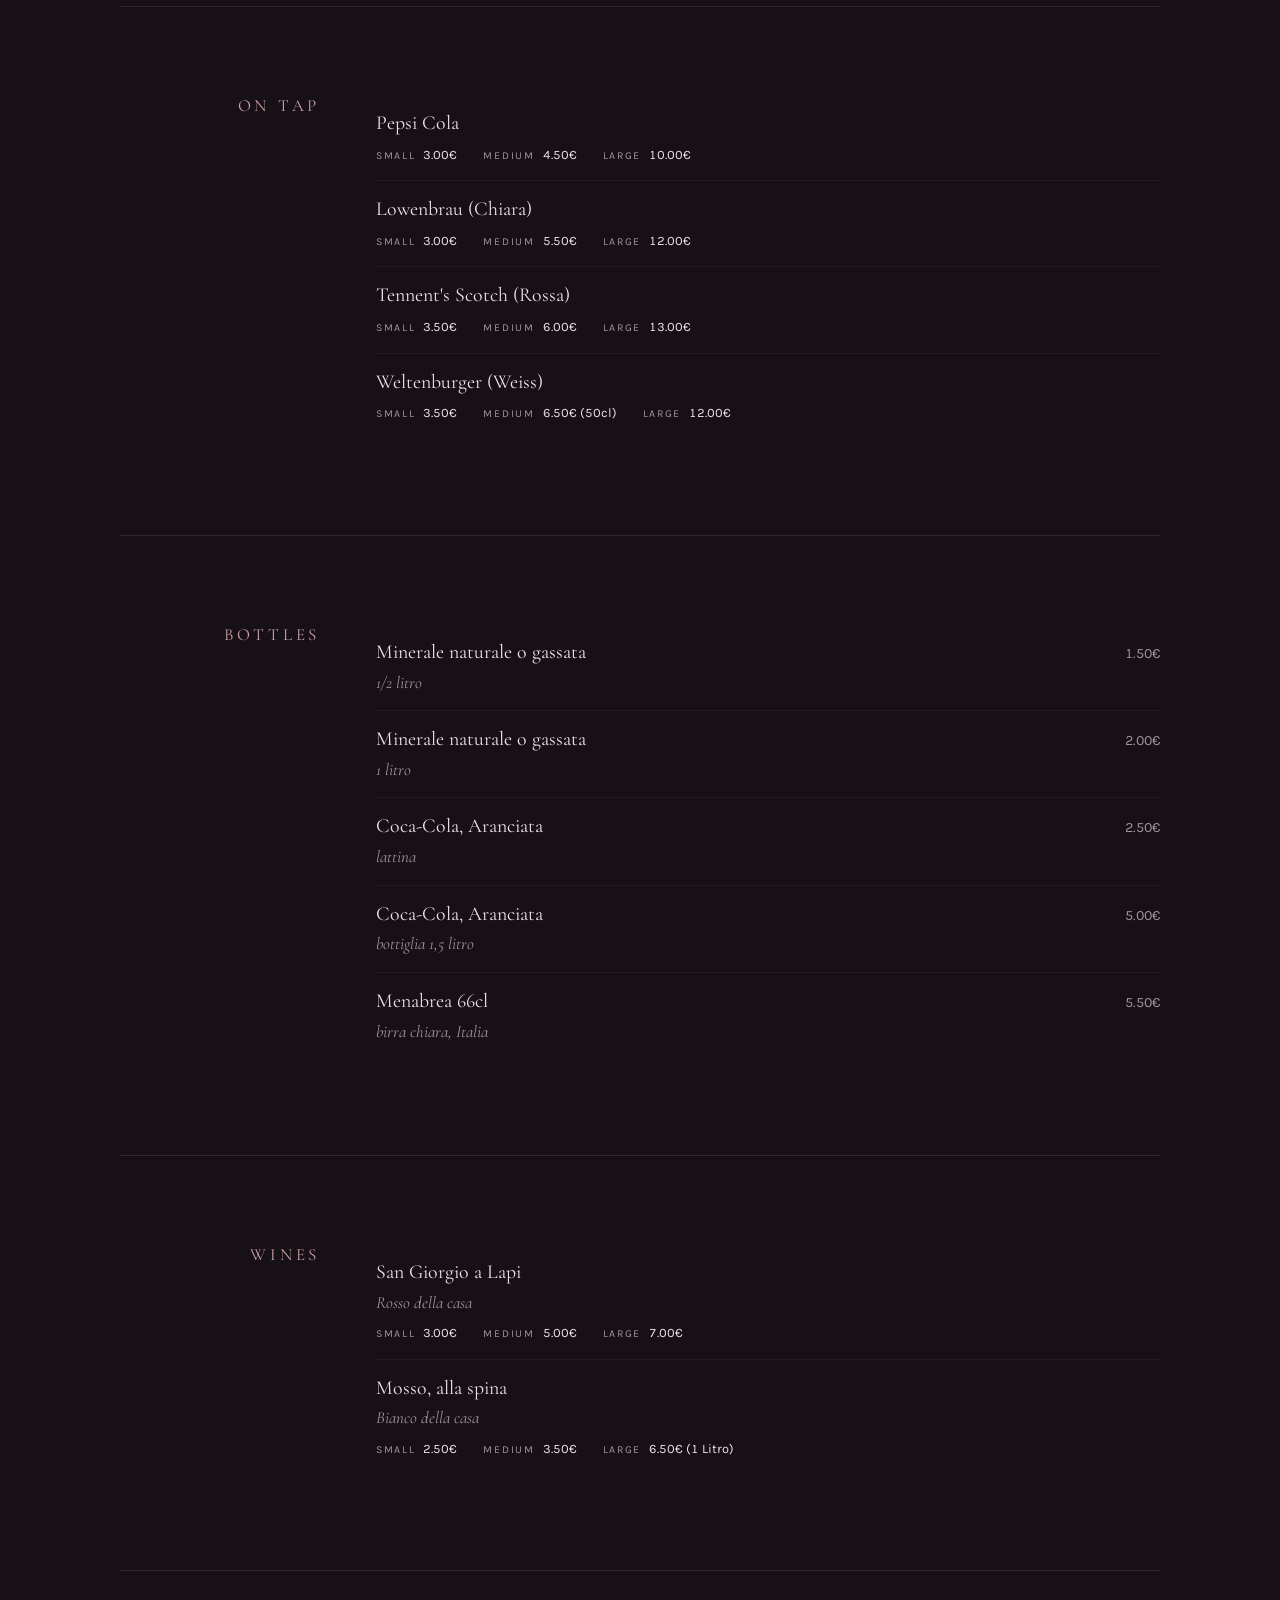
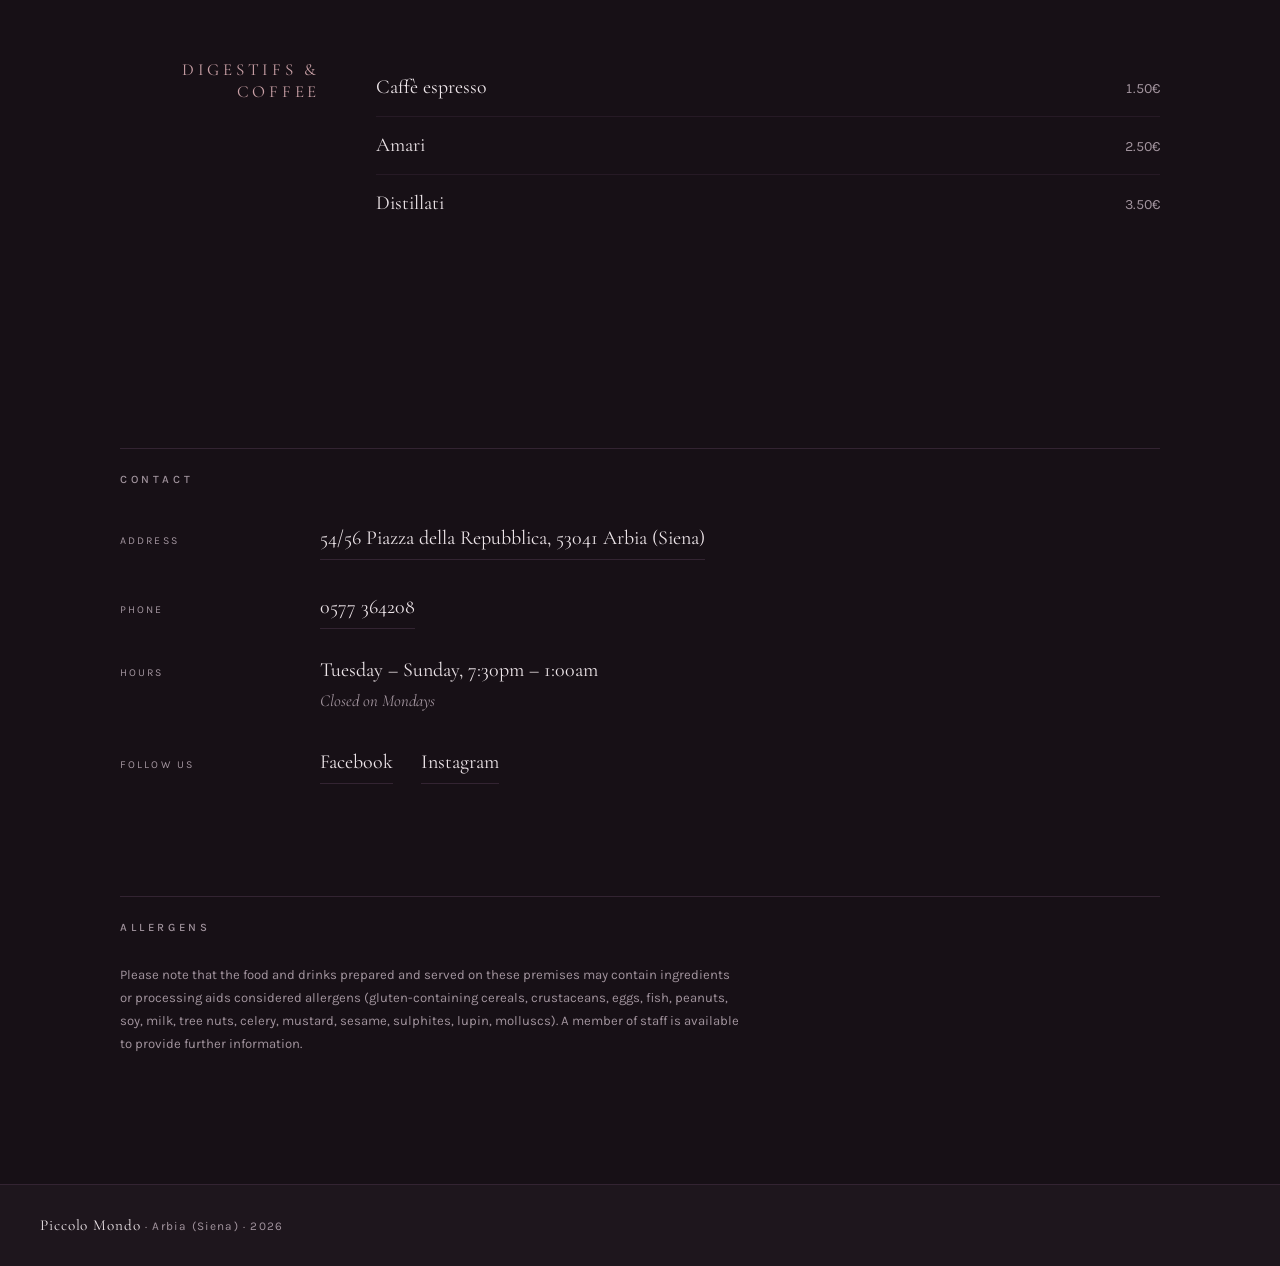
<file: 12-prugna/index.html>
<!DOCTYPE html>
<html lang="it">
<head>
<meta charset="utf-8">
<meta name="viewport" content="width=device-width, initial-scale=1">
<title>Piccolo Mondo — Pizzeria &amp; Trattoria, Arbia (Siena)</title>
<meta name="description" content="Piccolo Mondo — pizzeria e trattoria ad Arbia (Siena) dal 1985. Menu, orari e contatti.">
<meta name="theme-color" content="#171016">
<link rel="stylesheet" href="style.css">
</head>
<body>

<a class="skip" href="#menu">Vai al menu</a>

<header class="site-header">
  <div class="bar">
    <a class="mark" href="#top">Piccolo&nbsp;Mondo</a>

    <nav class="nav" aria-label="Principale">
      <a href="#menu" data-nav="menu" data-i18n="nav_menu">Menu</a>
      <a href="#contatti" data-nav="contatti" data-i18n="nav_contatti">Contatti</a>
      <a href="#allergeni" data-nav="allergeni" data-i18n="nav_allergeni">Allergeni</a>
    </nav>

    <div class="lang" id="lang-group" role="group">
      <button type="button" id="lang-it" data-lang="it" aria-pressed="true">IT</button>
      <span class="lang-sep" aria-hidden="true">/</span>
      <button type="button" id="lang-en" data-lang="en" aria-pressed="false">EN</button>
    </div>
  </div>
</header>

<noscript>
  <p class="noscript">Questo menu richiede JavaScript. Attivalo per vedere i piatti. —
    This menu requires JavaScript. Please enable it to view the dishes.</p>
</noscript>

<main id="top">

  <section class="hero">
    <p class="eyebrow" data-i18n="hero_eyebrow">dal 1985</p>
    <h1 class="wordmark">Piccolo<span>Mondo</span></h1>
    <p class="tagline" id="tagline"></p>
    <p class="hero-rule" aria-hidden="true">&#9670;</p>
    <p class="hero-cta"><a class="cta" href="#menu" data-i18n="hero_cta">Scopri il menu</a></p>
  </section>

  <section class="menu" id="menu" aria-labelledby="menu-title">
    <div class="menu-head">
      <h2 id="menu-title" data-i18n="menu_title">Menu</h2>
    </div>
    <div id="menu-list"></div>
  </section>

  <section class="block" id="contatti" aria-labelledby="contatti-title">
    <h2 id="contatti-title" data-i18n="contatti_title">Contatti</h2>
    <dl class="facts">
      <dt data-i18n="label_address">Indirizzo</dt>
      <dd><a id="c-address" href="#"></a></dd>
      <dt data-i18n="label_phone">Telefono</dt>
      <dd><a id="c-phone" href="#"></a></dd>
      <dt data-i18n="label_hours">Orari</dt>
      <dd><span id="c-hours"></span><br><span class="dim" id="c-closed"></span></dd>
      <dt data-i18n="label_follow">Seguici</dt>
      <dd class="social">
        <a id="c-fb" href="#" rel="noopener">Facebook</a>
        <a id="c-ig" href="#" rel="noopener">Instagram</a>
      </dd>
    </dl>
  </section>

  <section class="block quiet" id="allergeni" aria-labelledby="allergeni-title">
    <h2 id="allergeni-title" data-i18n="allergeni_title">Allergeni</h2>
    <p class="legal" data-i18n="allergeni_text"></p>
  </section>

</main>

<footer class="site-footer">
  <p><span class="footmark">Piccolo Mondo</span> &middot; Arbia (Siena) &middot; <span id="year"></span></p>
</footer>

<script src="data.js"></script>
<script src="app.js"></script>
</body>
</html>
</file>
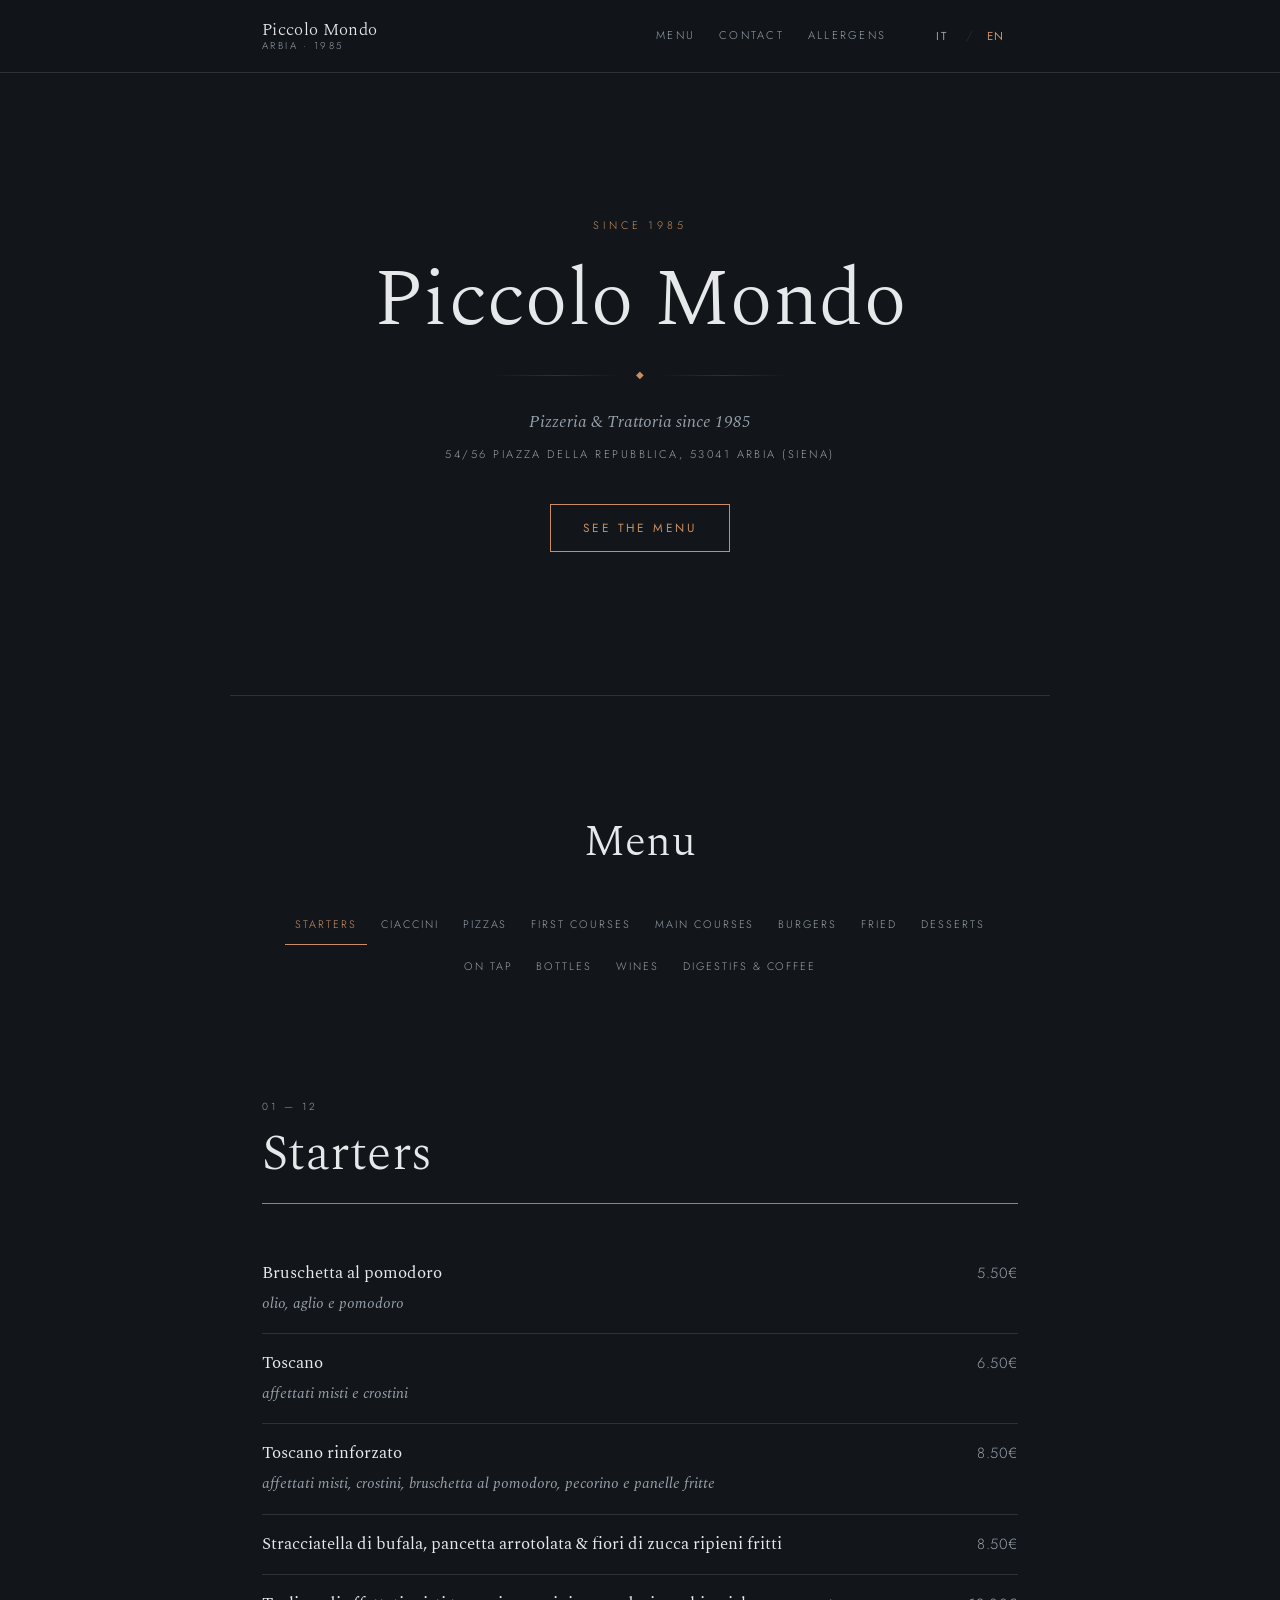
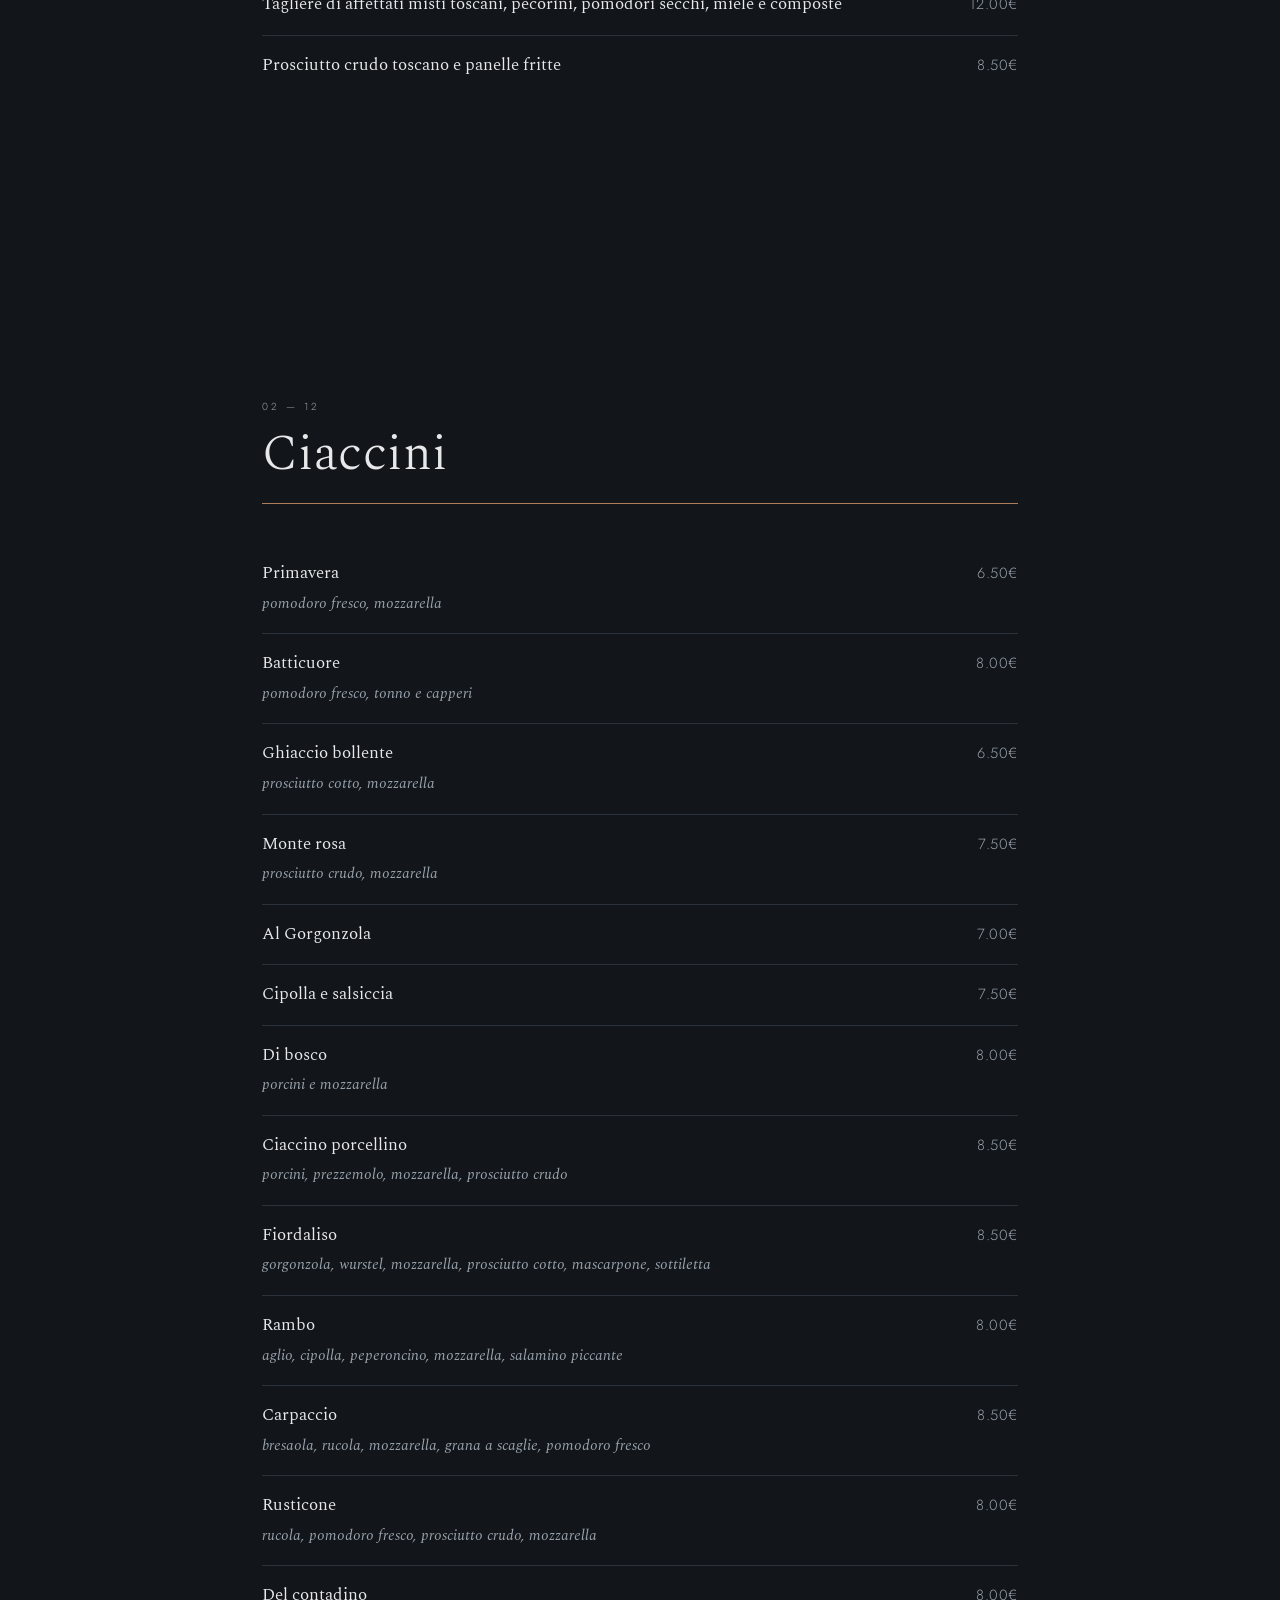
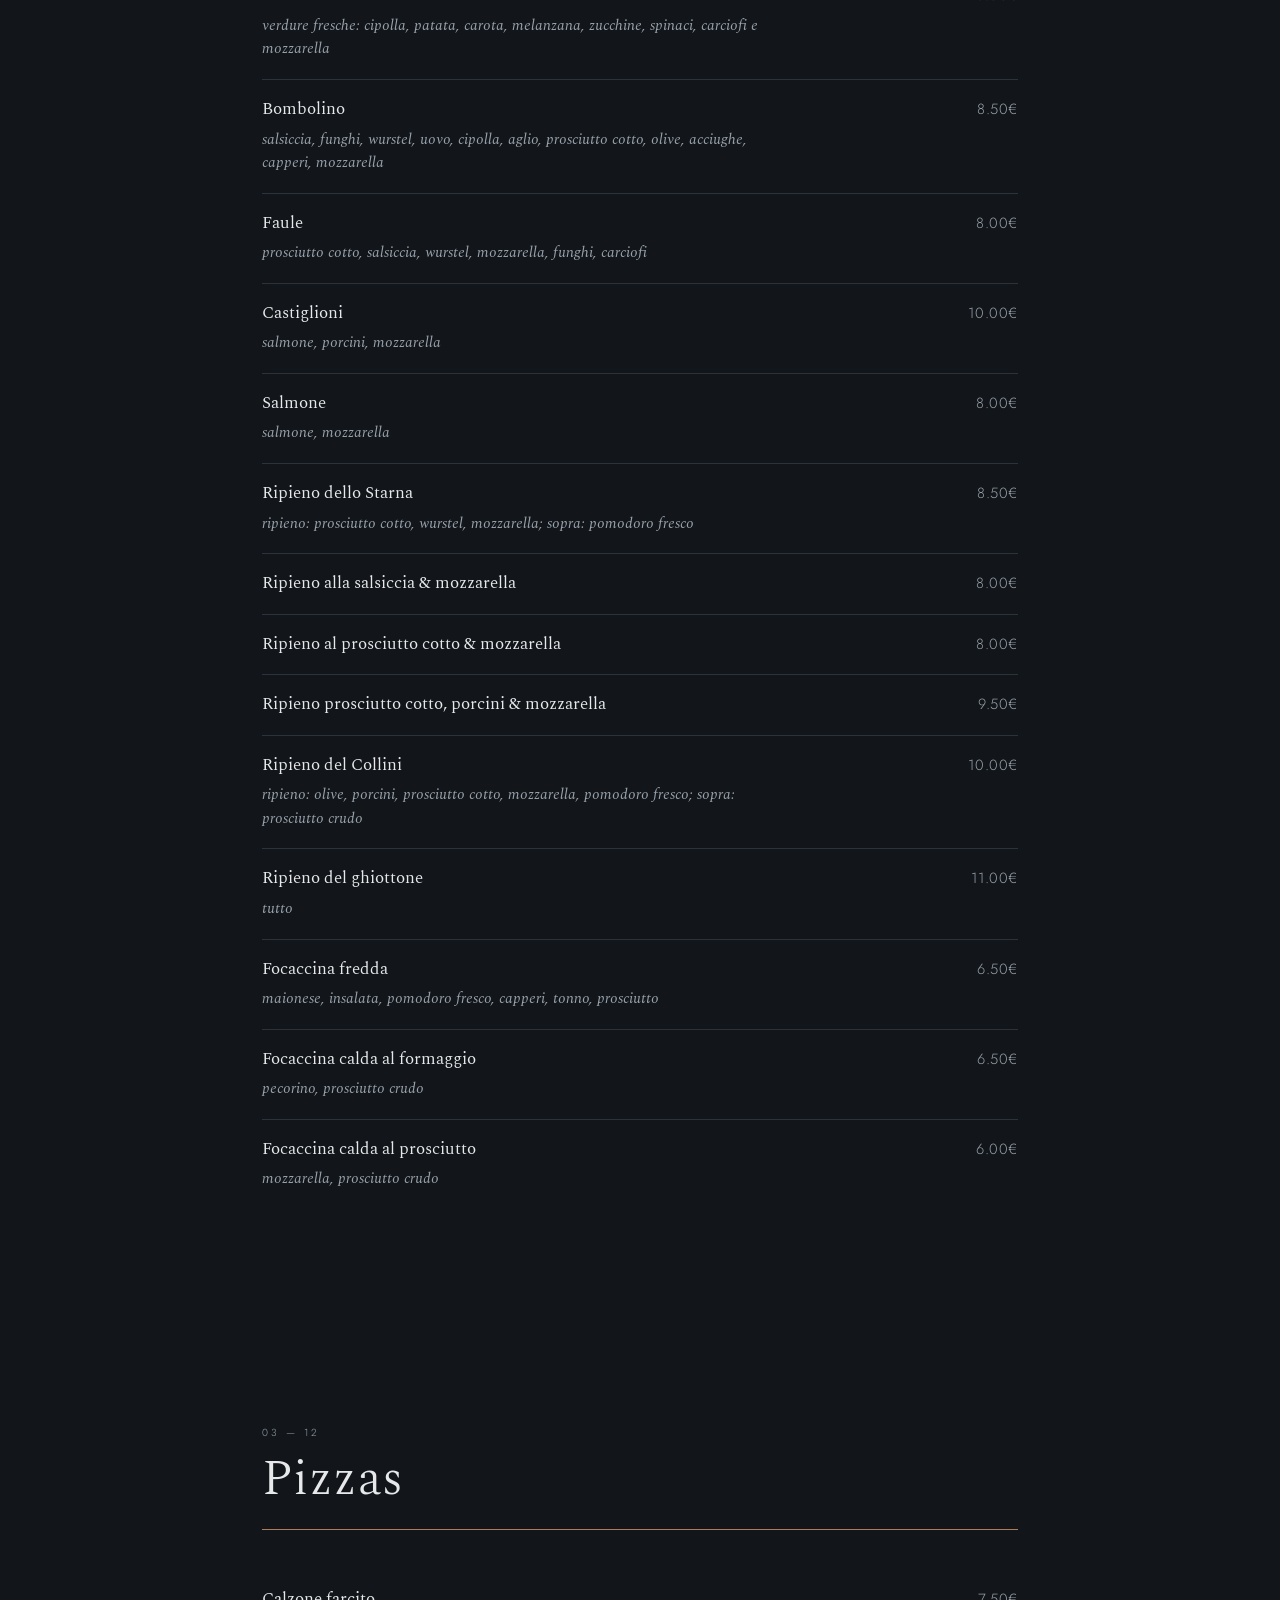
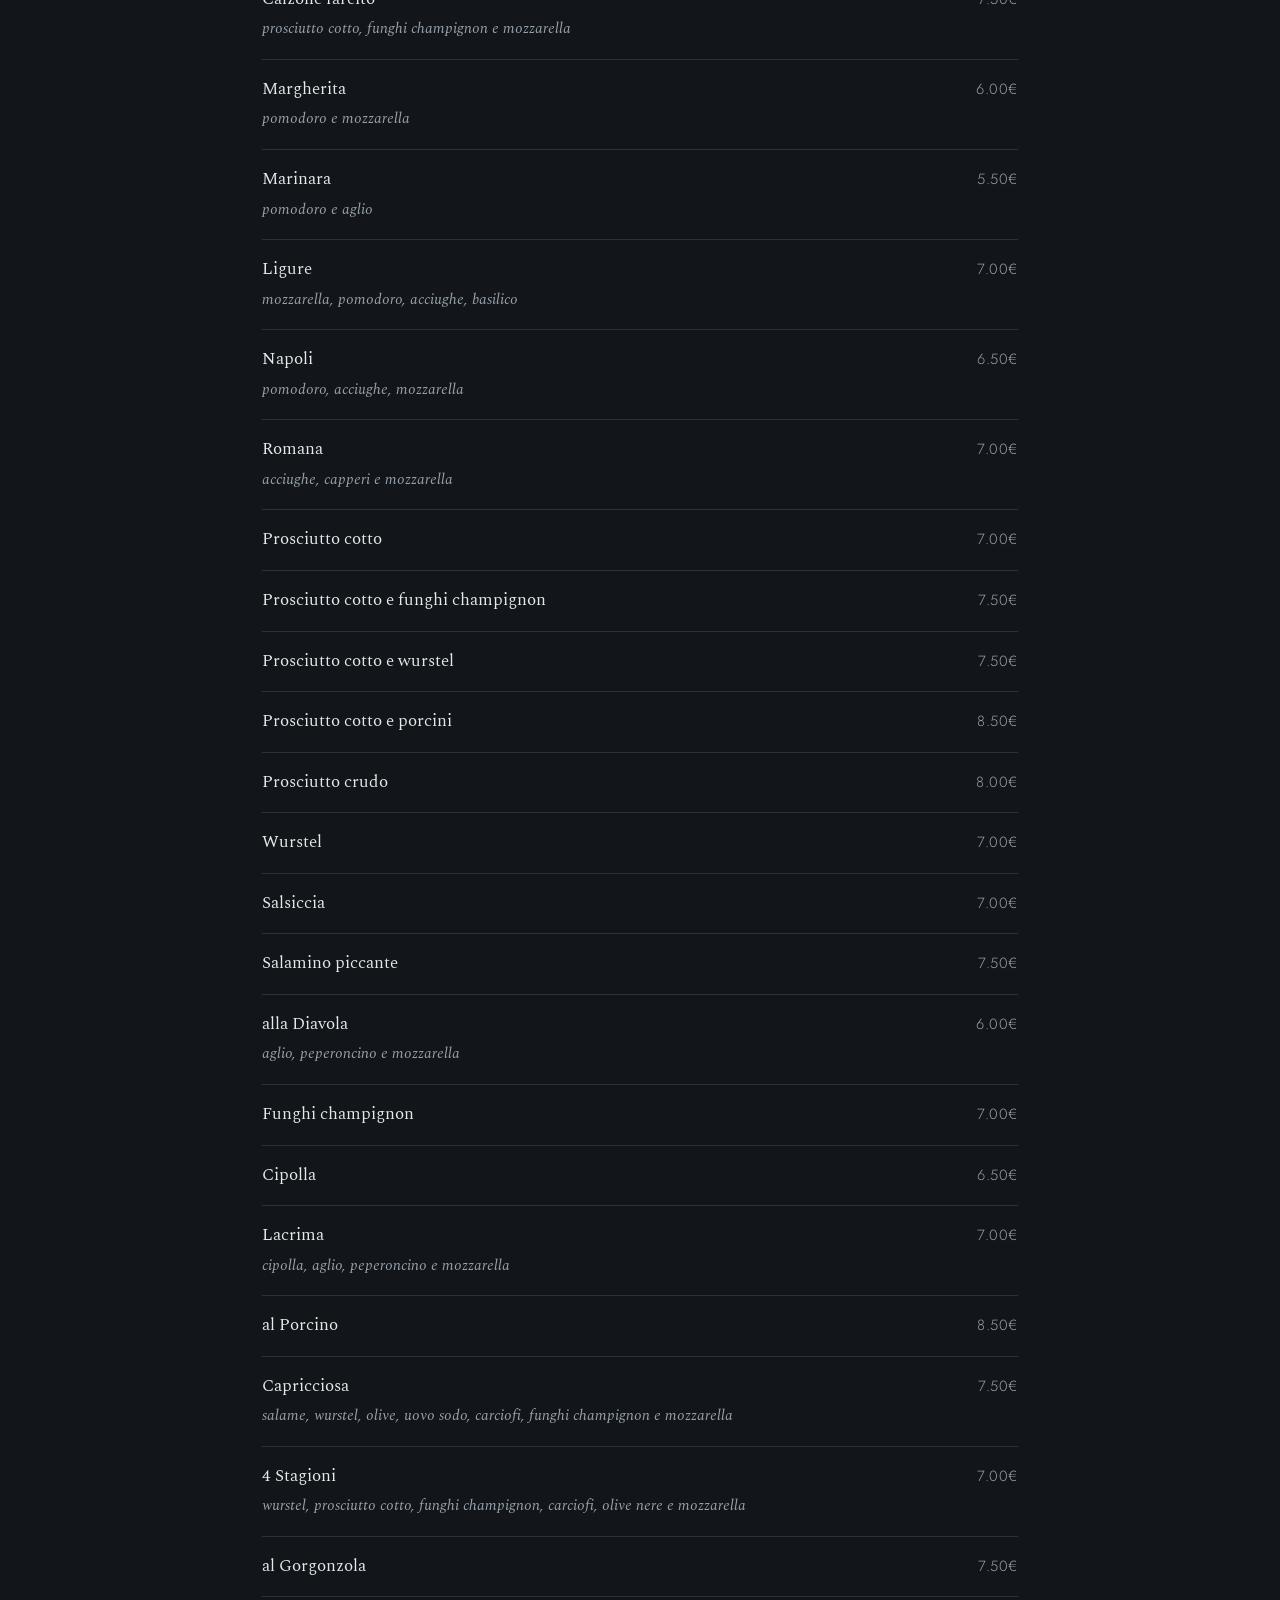
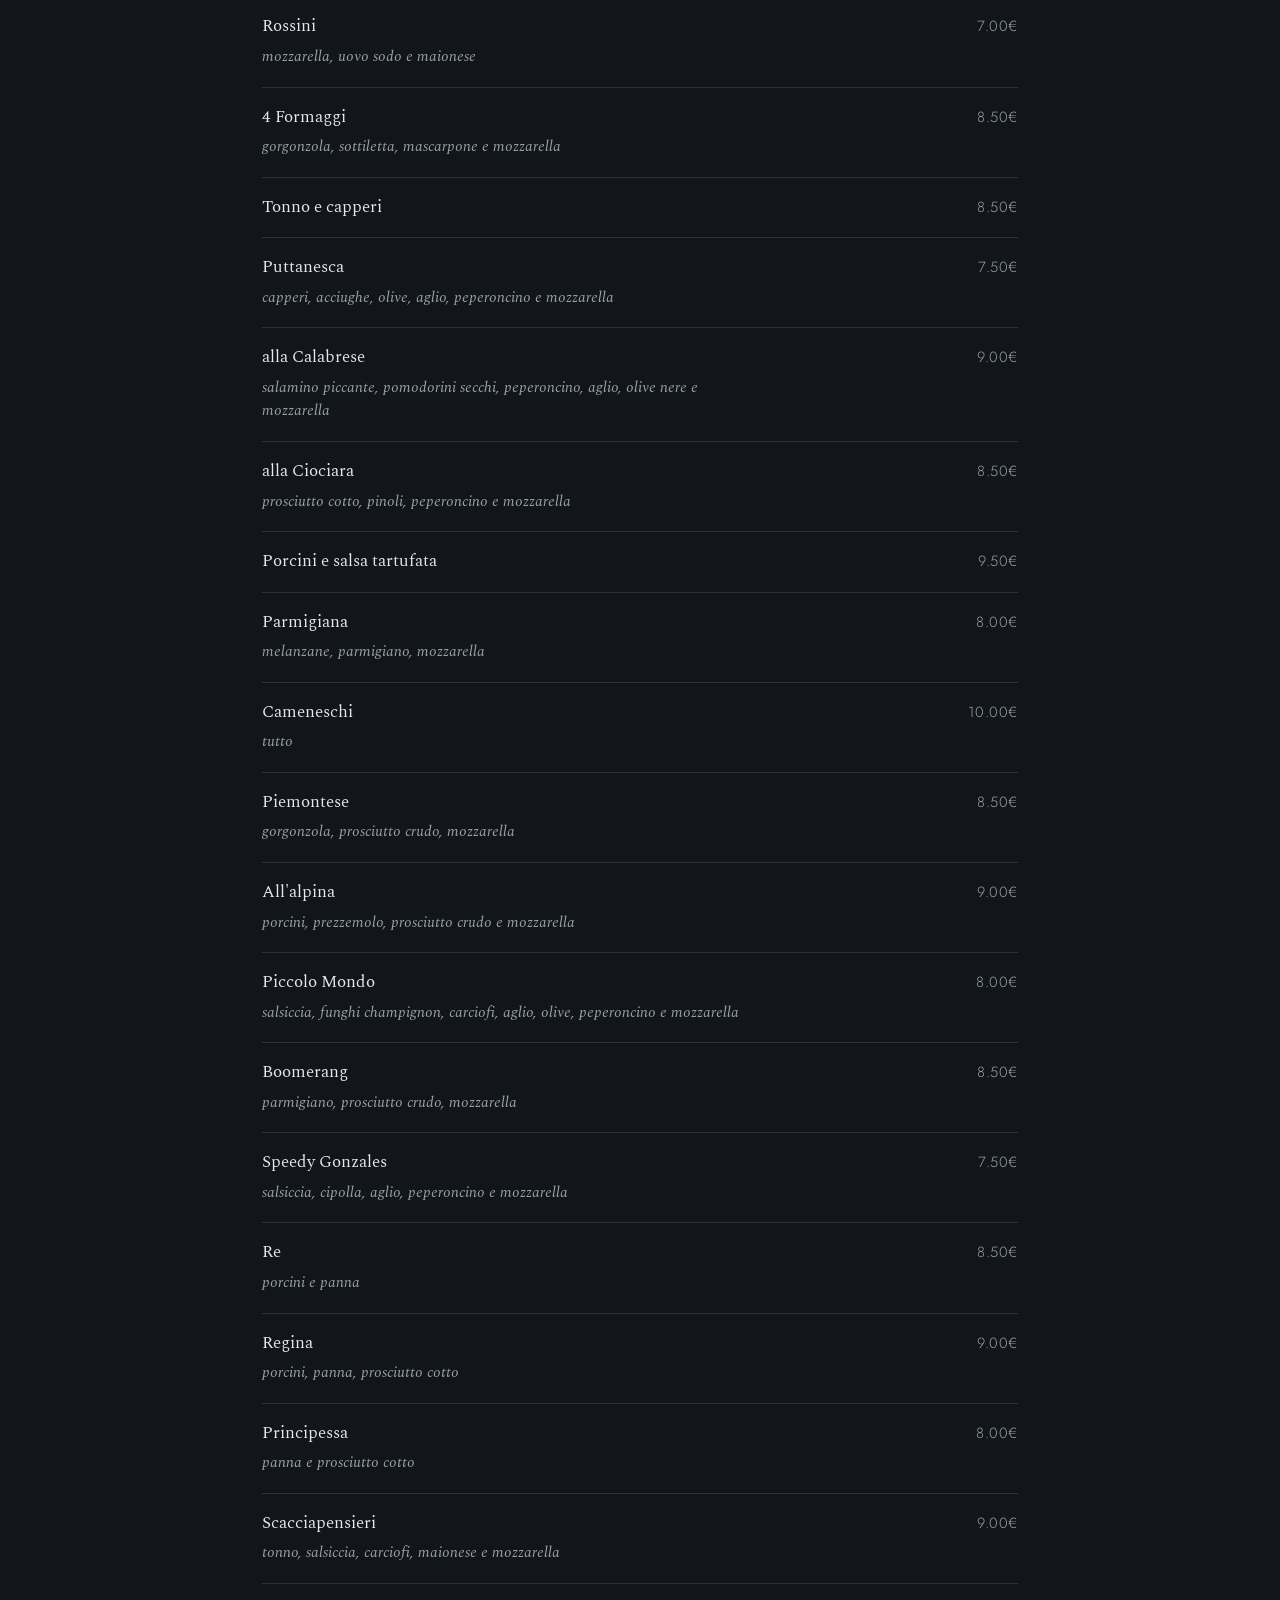
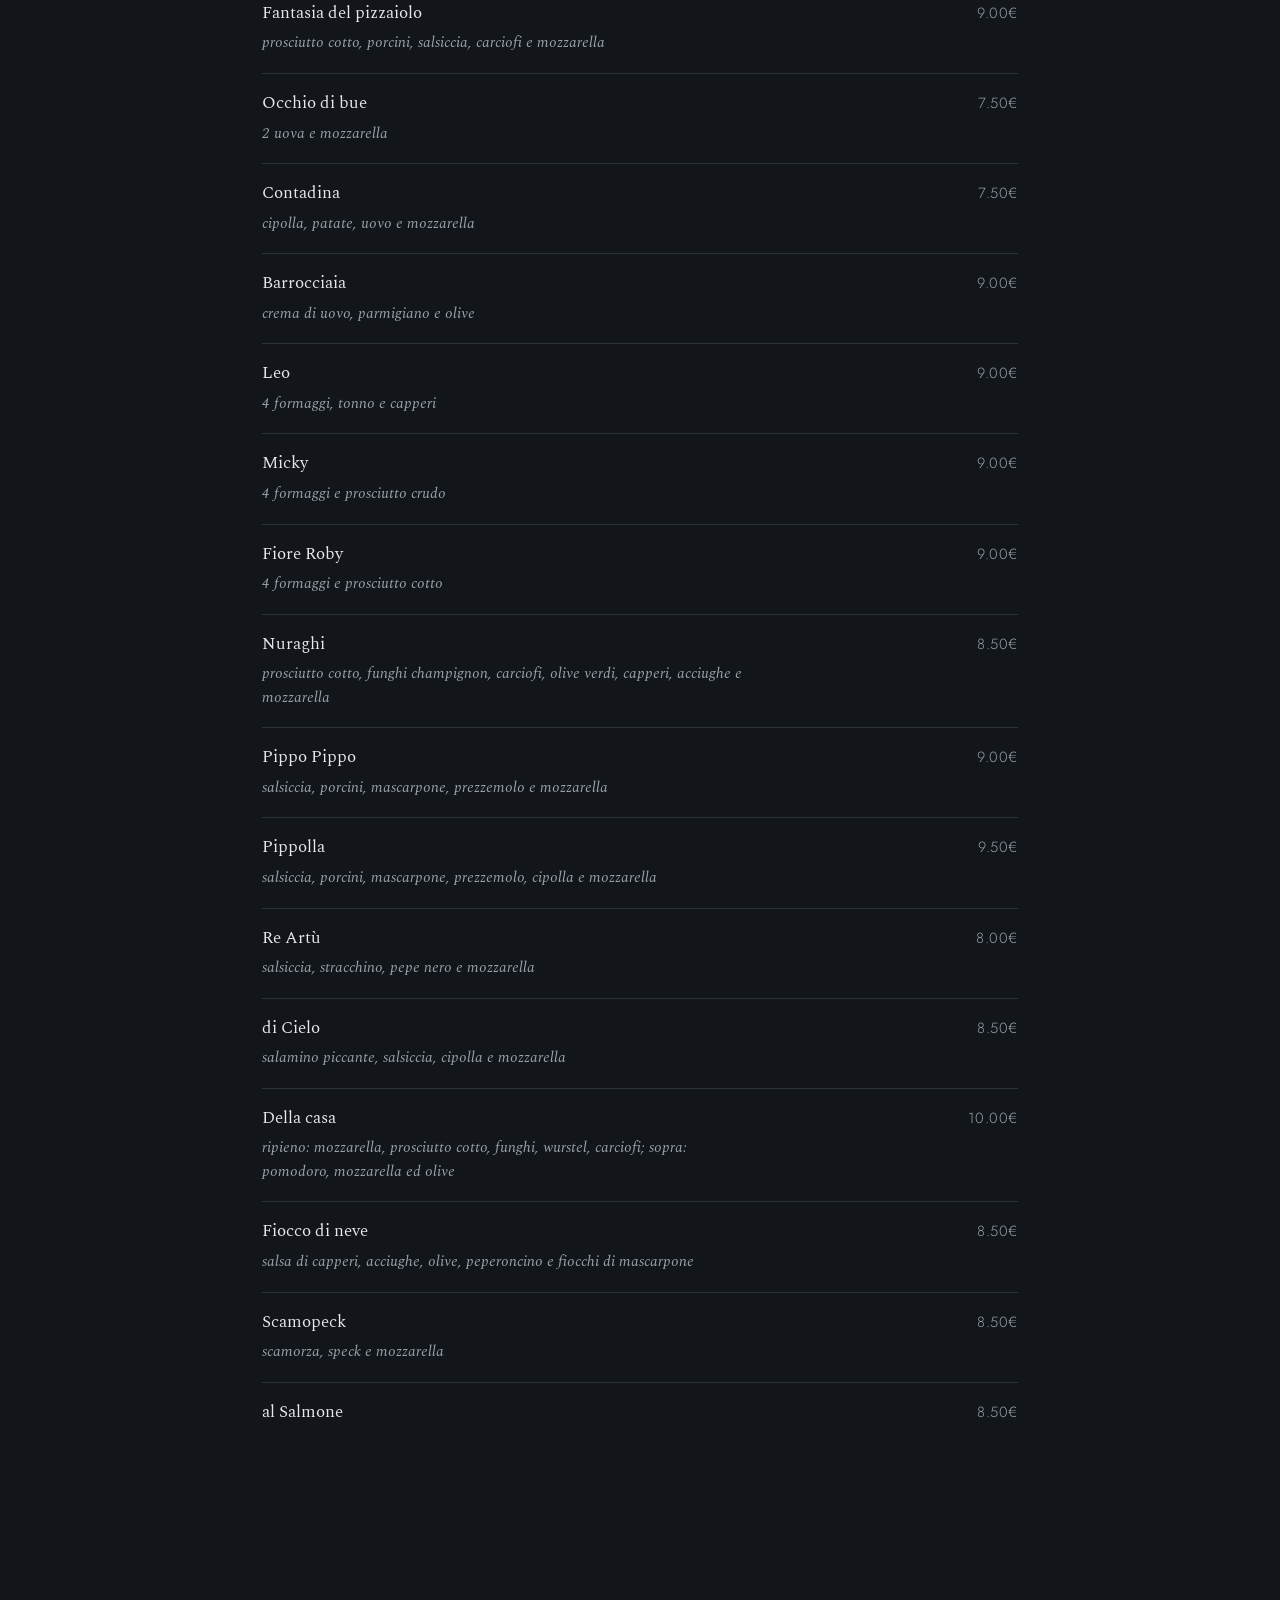
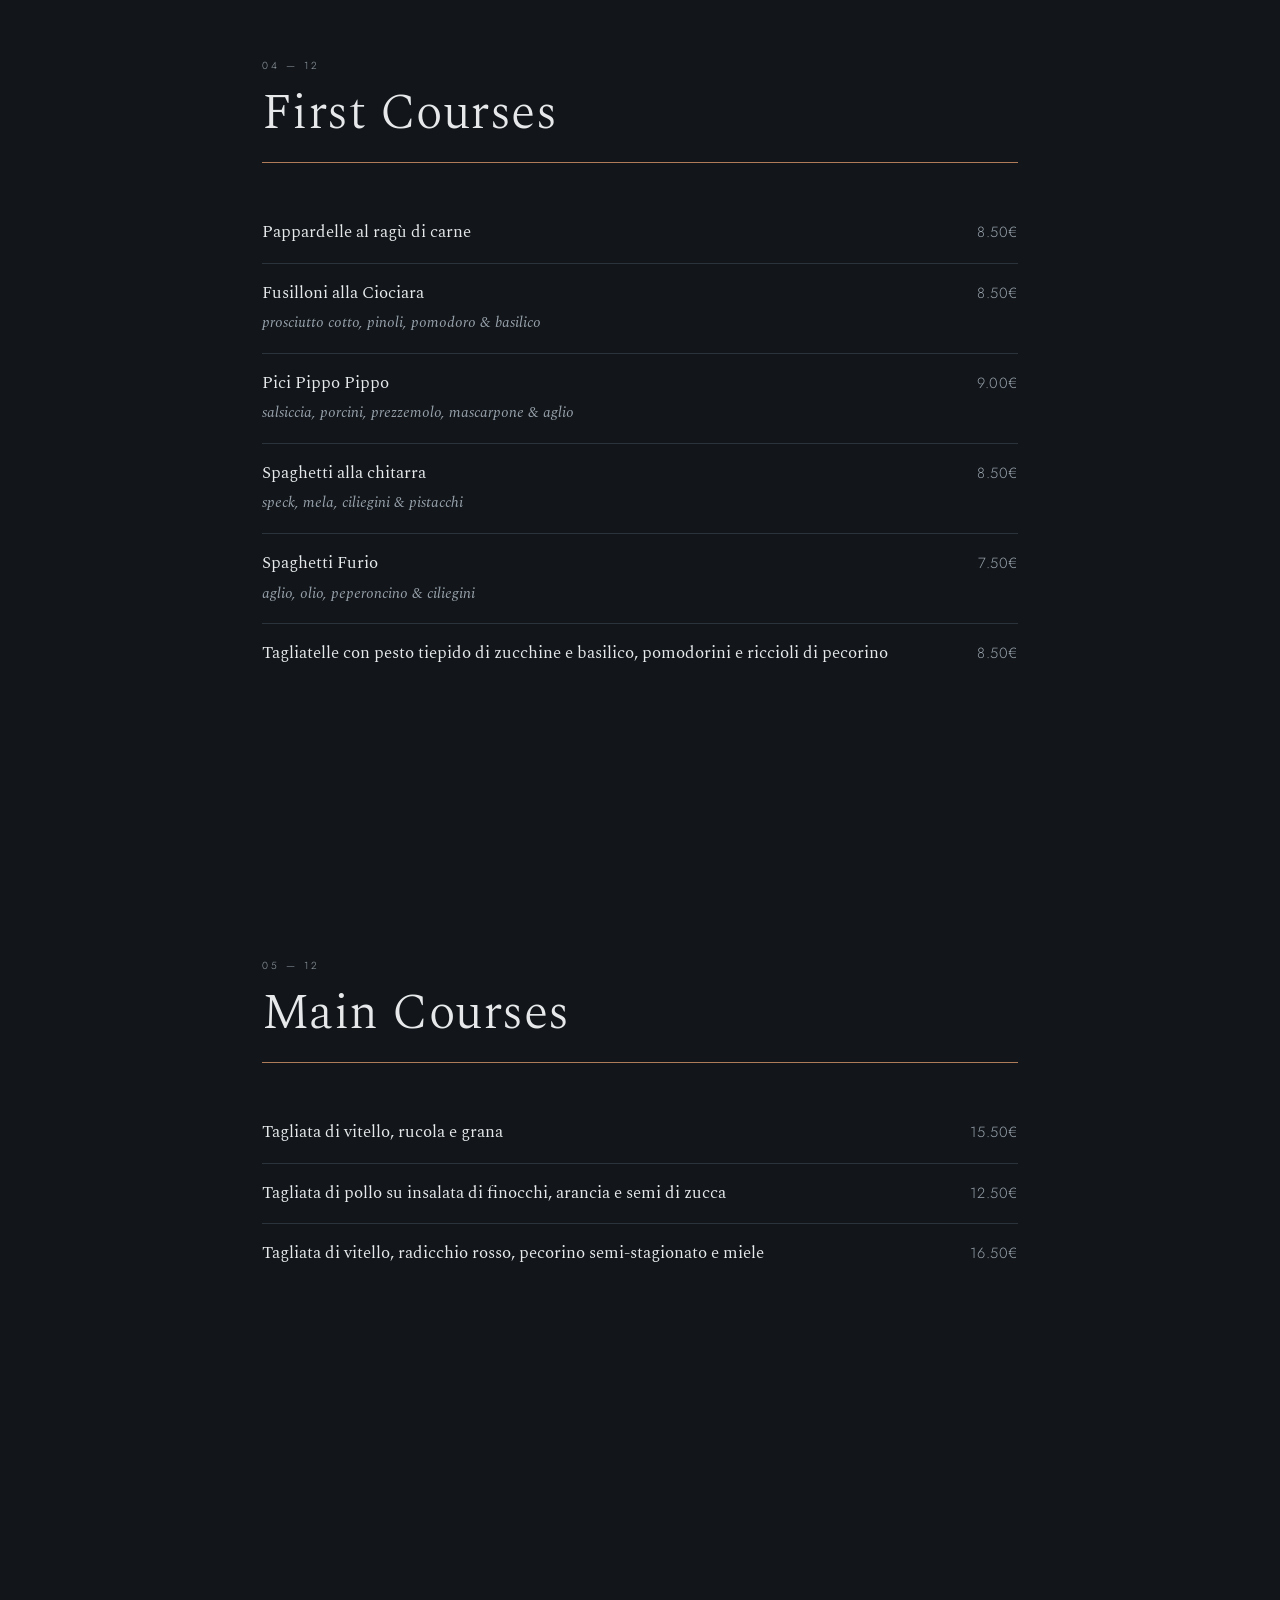
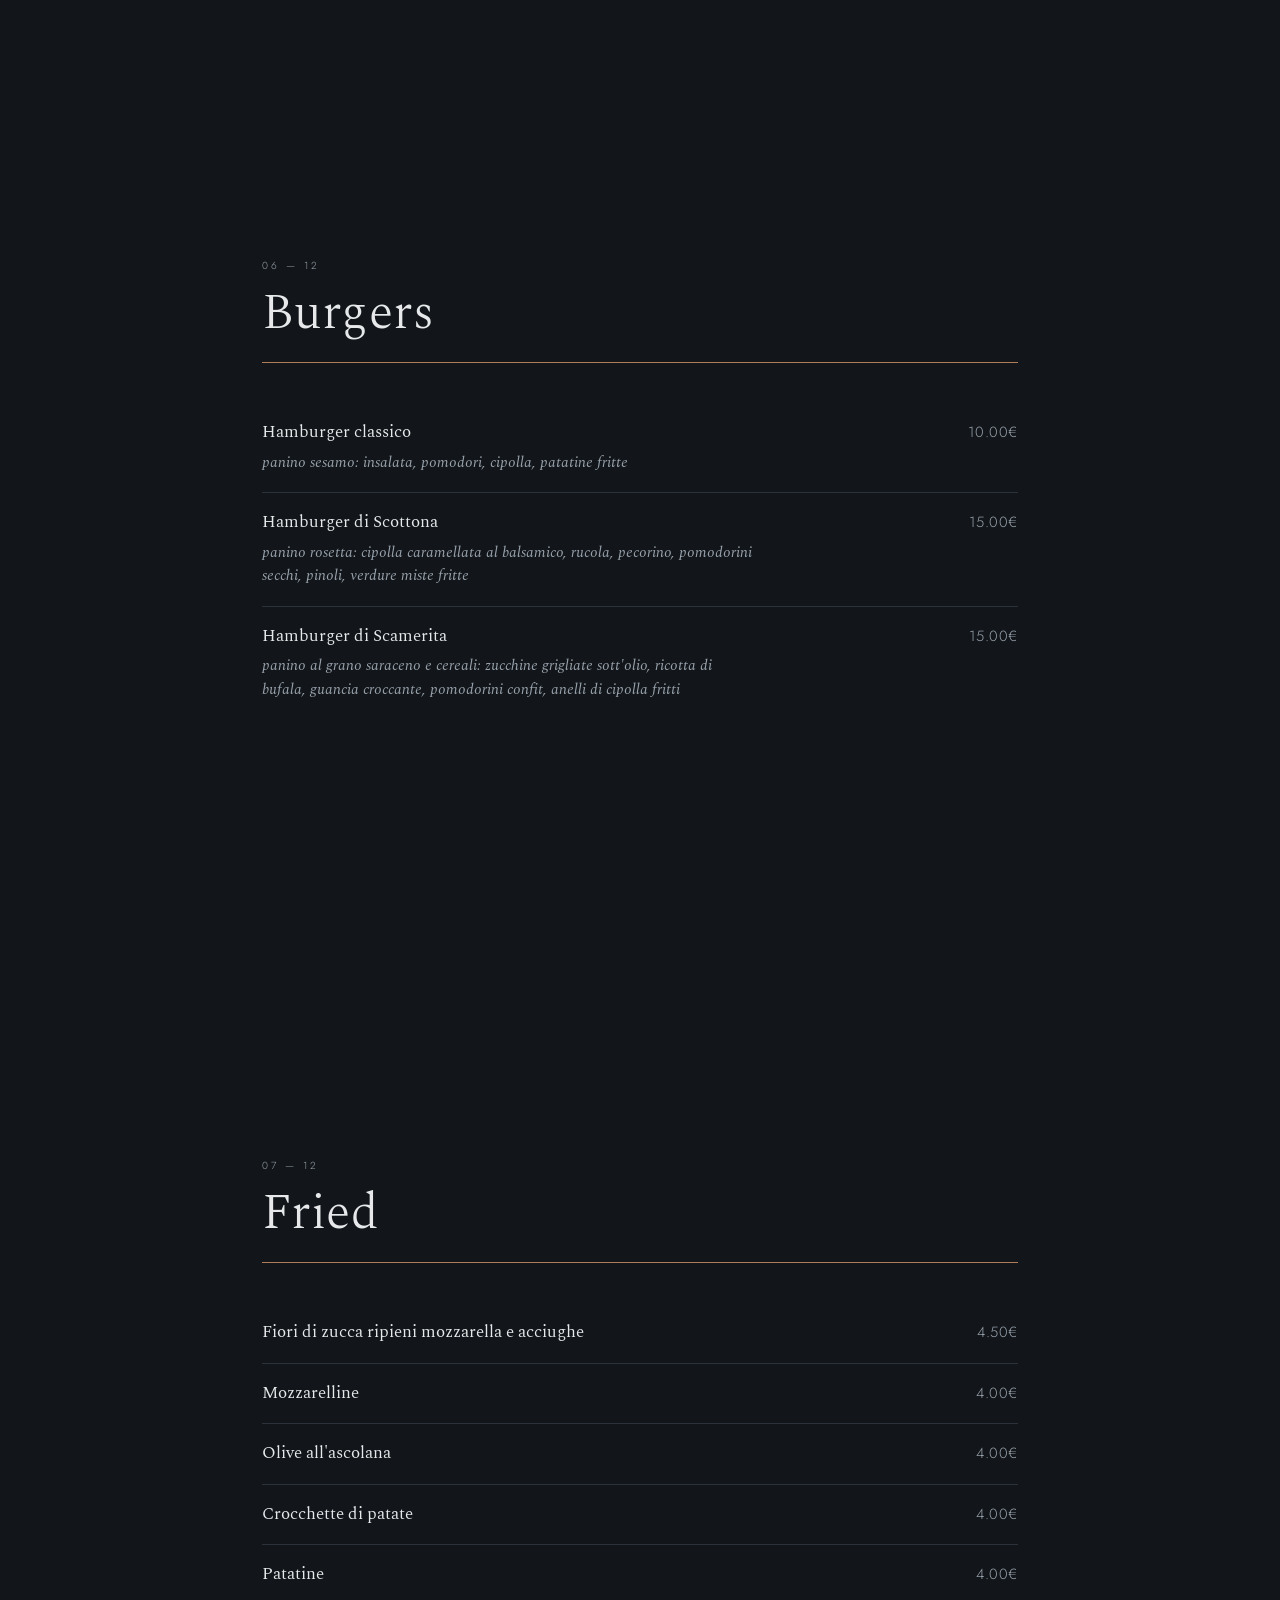
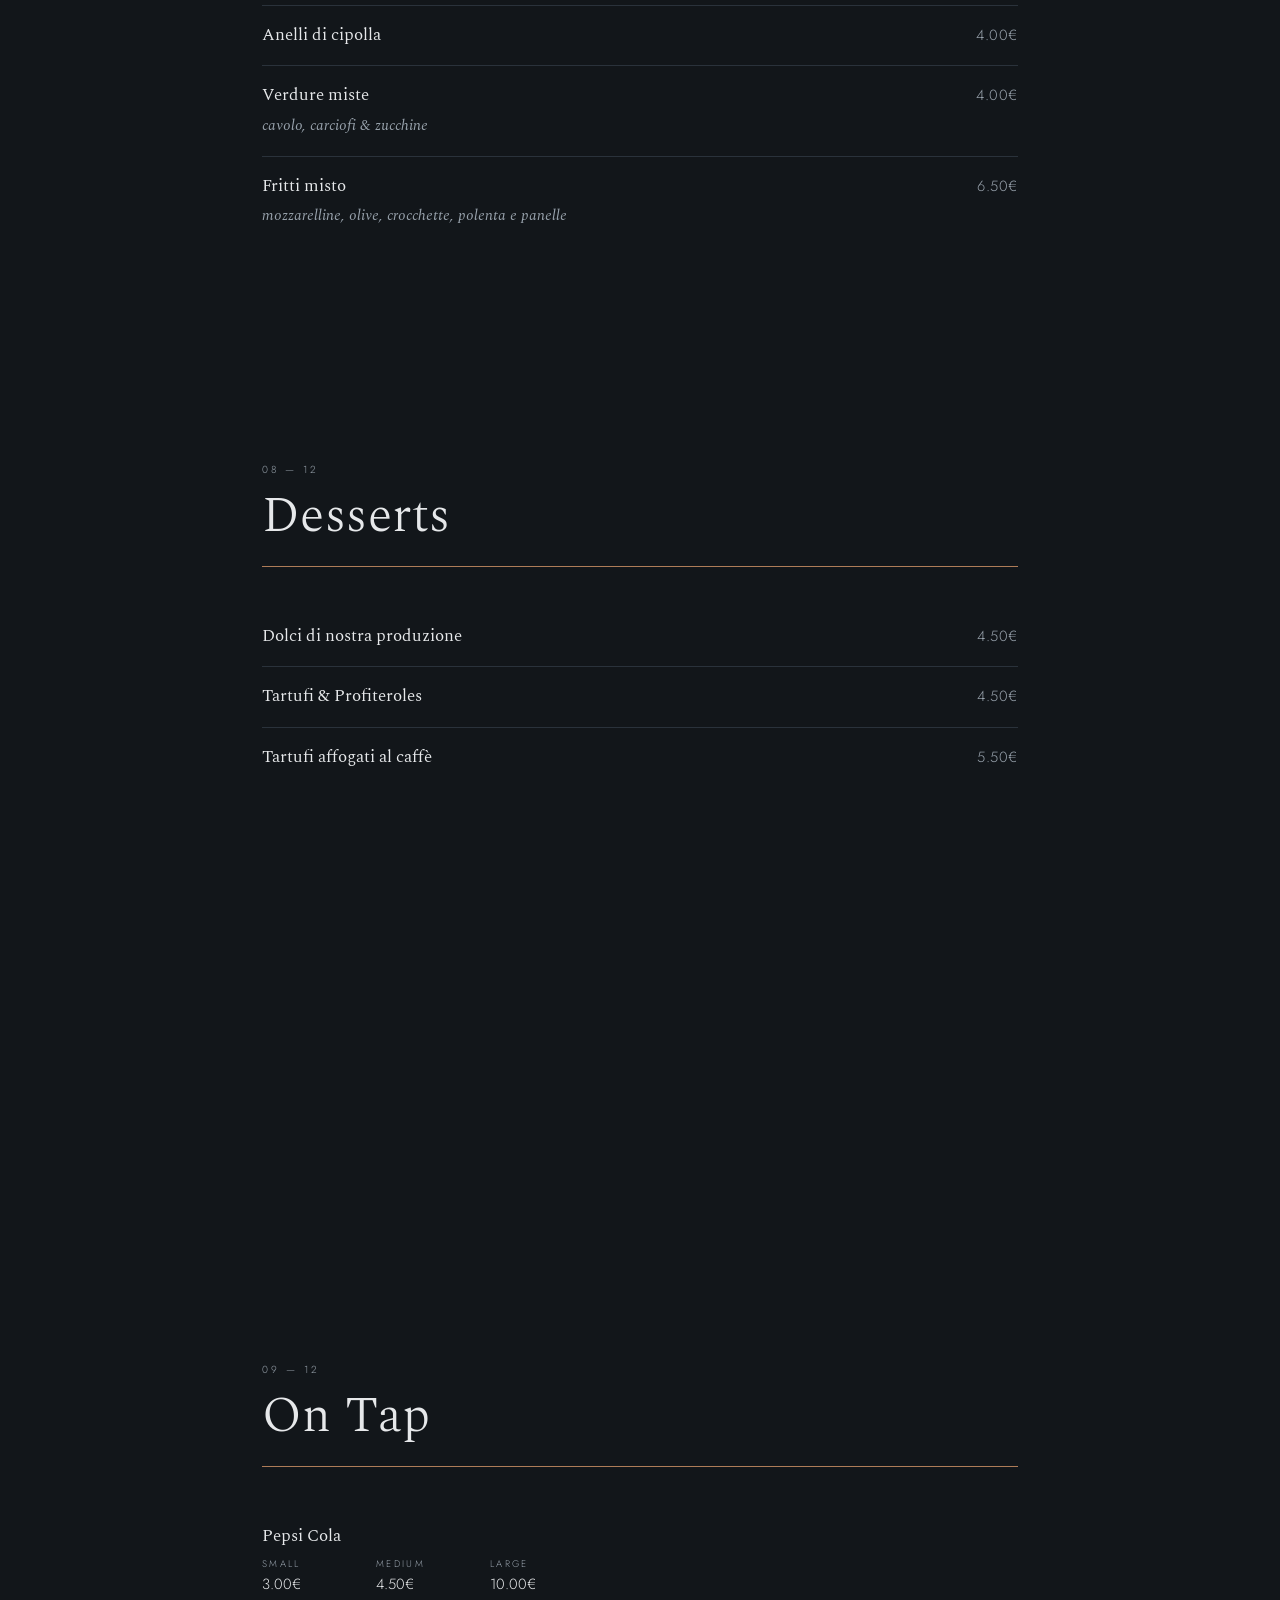
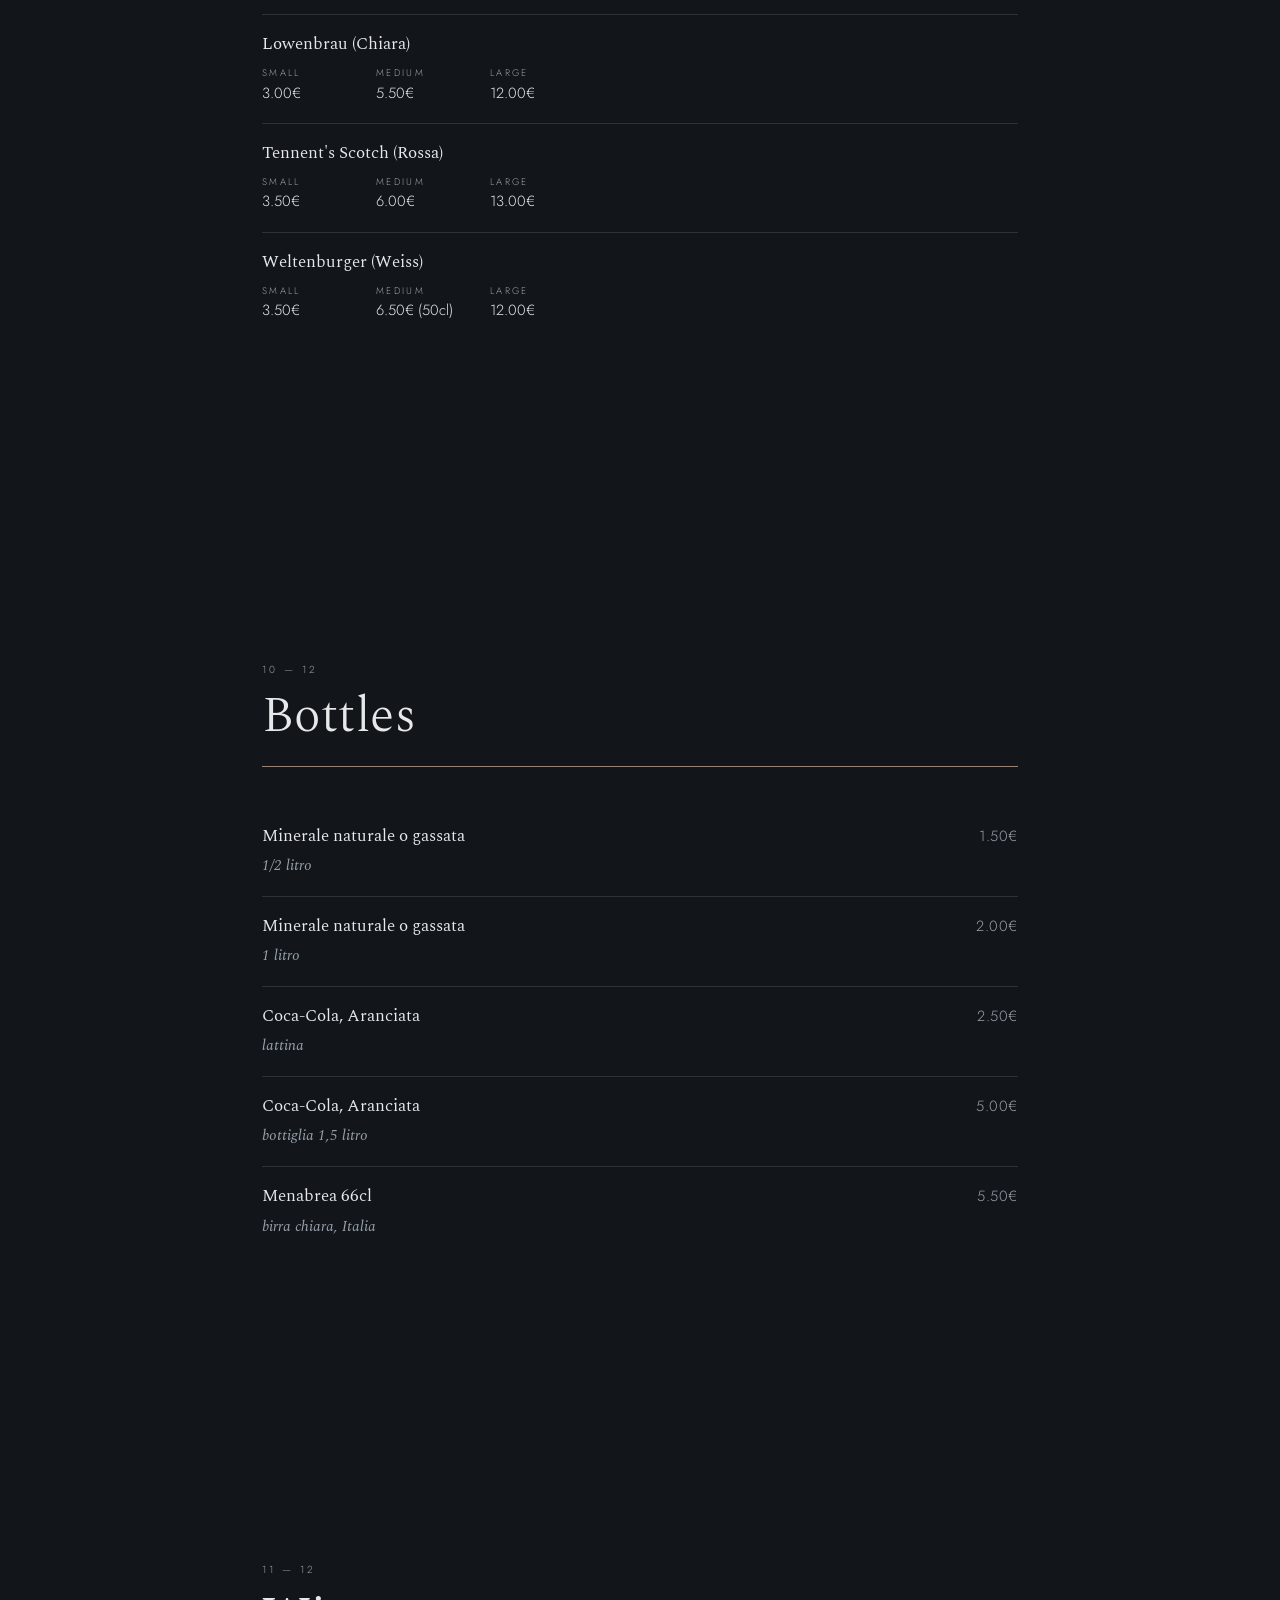
<file: 13-ardesia/index.html>
<!DOCTYPE html>
<html lang="it">
<head>
<meta charset="utf-8">
<meta name="viewport" content="width=device-width, initial-scale=1">
<title>Piccolo Mondo — Pizzeria &amp; Trattoria, Arbia (Siena)</title>
<meta name="description" content="Piccolo Mondo — pizzeria e trattoria ad Arbia (Siena) dal 1985.">
<link rel="stylesheet" href="style.css">
</head>
<body>

<a class="skip" href="#menu">Menu</a>

<header class="site-header">
  <div class="bar">
    <a class="brand" href="#top">
      <span class="brand-name">Piccolo Mondo</span>
      <span class="brand-since">Arbia · 1985</span>
    </a>

    <nav class="site-nav" aria-label="Principale">
      <ul>
        <li><a href="#menu" data-i18n="nav_menu">Menu</a></li>
        <li><a href="#contatti" data-i18n="nav_contatti">Contatti</a></li>
        <li><a href="#allergeni" data-i18n="nav_allergeni">Allergeni</a></li>
      </ul>
    </nav>

    <div class="lang" role="group" aria-labelledby="lang-label">
      <span class="vh" id="lang-label" data-i18n="lang_toggle_label">Lingua</span>
      <button type="button" class="lang-btn" data-lang="it" aria-pressed="true">IT</button>
      <span class="lang-sep" aria-hidden="true">/</span>
      <button type="button" class="lang-btn" data-lang="en" aria-pressed="false">EN</button>
    </div>
  </div>
</header>

<main id="top">

  <section class="hero" aria-labelledby="hero-title">
    <p class="eyebrow" data-i18n="hero_eyebrow">dal 1985</p>
    <h1 id="hero-title" class="wordmark">Piccolo&nbsp;Mondo</h1>
    <p class="rule" aria-hidden="true"><span></span>&#9670;<span></span></p>
    <p class="tagline" id="hero-tagline">Pizzeria &amp; Trattoria dal 1985</p>
    <p class="hero-place" id="hero-place"></p>
    <p><a class="cta" href="#menu" data-i18n="hero_cta">Scopri il menu</a></p>
  </section>

  <noscript>
    <p class="noscript">Per consultare il menu è necessario attivare JavaScript. —
      This menu requires JavaScript to be enabled.</p>
  </noscript>

  <section id="menu" class="menu" aria-labelledby="menu-title">
    <div class="menu-intro">
      <h2 id="menu-title" class="section-title" data-i18n="menu_title">Menu</h2>
      <nav class="cat-index" aria-label="Categorie">
        <ul id="cat-index-list"></ul>
      </nav>
    </div>
    <div id="menu-body" class="snapper"></div>
  </section>

  <section id="contatti" class="panel" aria-labelledby="contatti-title">
    <h2 id="contatti-title" class="section-title" data-i18n="contatti_title">Contatti</h2>
    <p class="rule" aria-hidden="true"><span></span>&#9670;<span></span></p>
    <dl class="contact">
      <dt data-i18n="label_address">Indirizzo</dt>
      <dd><a id="c-address" href="#" rel="noopener noreferrer" target="_blank"></a></dd>
      <dt data-i18n="label_phone">Telefono</dt>
      <dd><a id="c-phone" href="#"></a></dd>
      <dt data-i18n="label_hours">Orari</dt>
      <dd><span id="c-hours"></span><br><span class="dim" id="c-closed"></span></dd>
      <dt data-i18n="label_follow">Seguici</dt>
      <dd class="socials">
        <a id="c-fb" href="#" rel="noopener noreferrer" target="_blank">Facebook</a>
        <a id="c-ig" href="#" rel="noopener noreferrer" target="_blank">Instagram</a>
      </dd>
    </dl>
  </section>

  <section id="allergeni" class="panel quiet" aria-labelledby="allergeni-title">
    <h2 id="allergeni-title" class="minor-title" data-i18n="allergeni_title">Allergeni</h2>
    <p class="allergeni-text" data-i18n="allergeni_text"></p>
  </section>

</main>

<footer class="site-footer">
  <p class="mark" aria-hidden="true">&#9670;</p>
  <p>Piccolo Mondo · Arbia (Siena) · <span id="year"></span></p>
</footer>

<script src="data.js"></script>
<script src="app.js"></script>
</body>
</html>
</file>
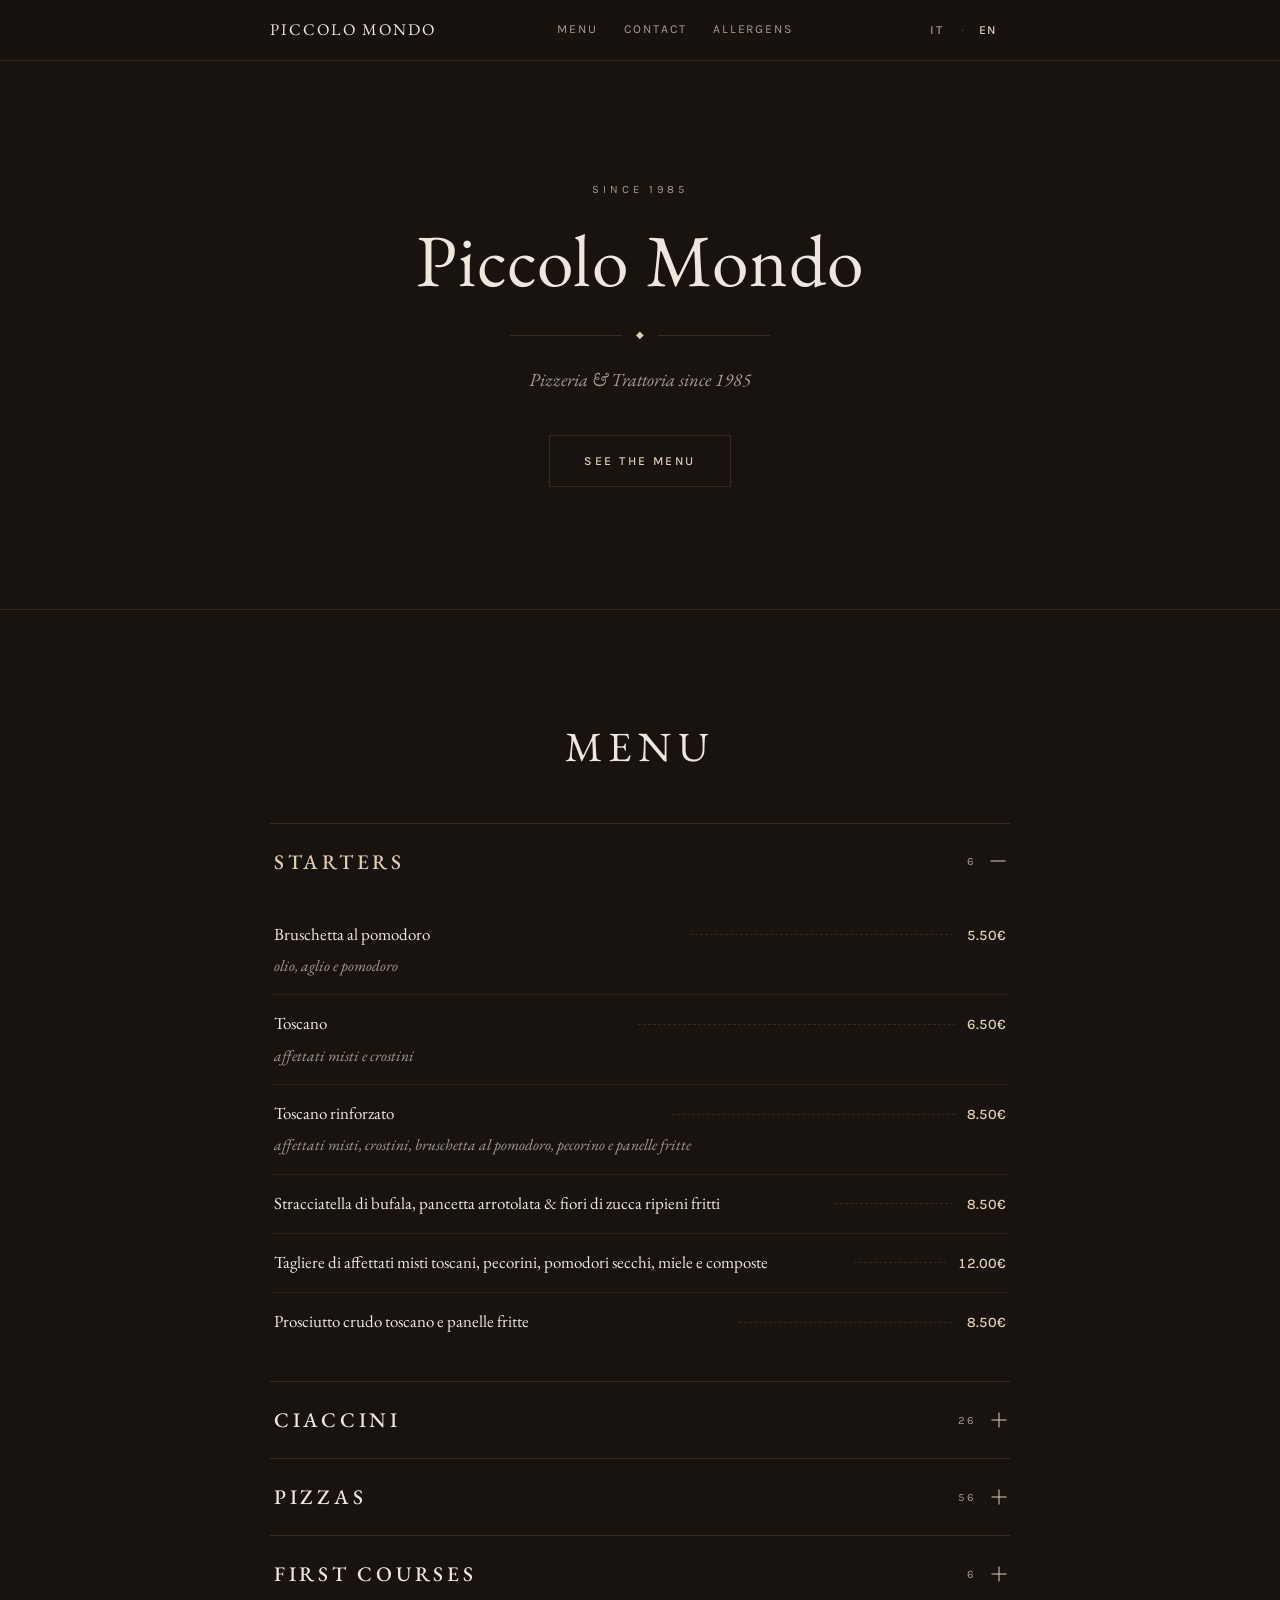
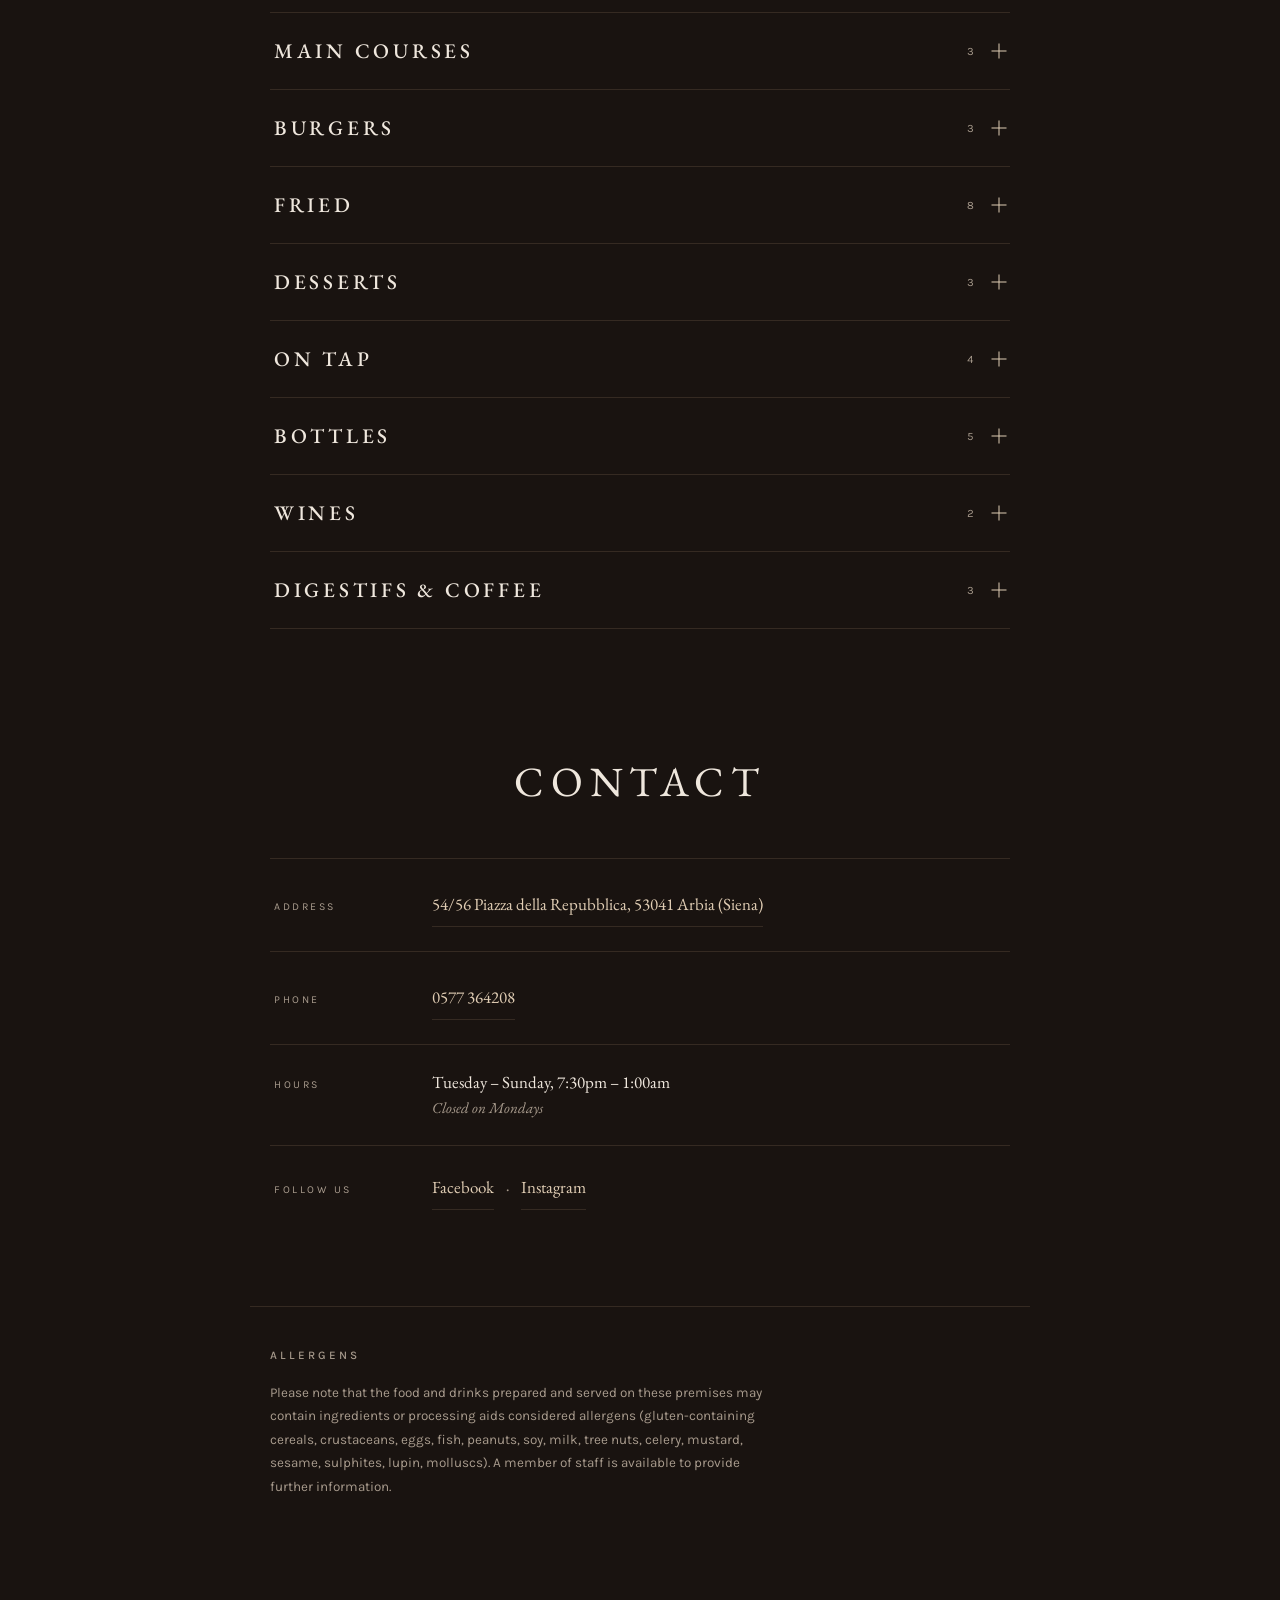
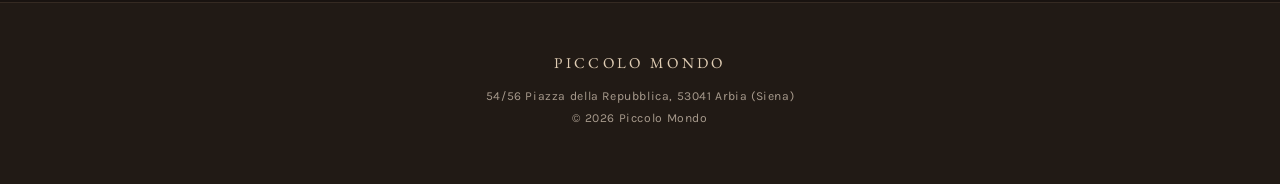
<file: 14-cacao/index.html>
<!DOCTYPE html>
<html lang="it">
<head>
<meta charset="utf-8">
<meta name="viewport" content="width=device-width, initial-scale=1">
<title>Piccolo Mondo — Pizzeria &amp; Trattoria, Arbia (Siena)</title>
<meta name="description" content="Piccolo Mondo — pizzeria e trattoria ad Arbia (Siena) dal 1985.">
<link rel="stylesheet" href="style.css">
</head>
<body>

<a class="skip" href="#menu">Menu</a>

<header class="site-head">
  <div class="wrap head-inner">
    <a class="head-mark" href="#top">Piccolo&nbsp;Mondo</a>
    <nav class="head-nav" aria-label="Principale">
      <a href="#menu" data-i18n="nav_menu">Menu</a>
      <a href="#contatti" data-i18n="nav_contatti">Contatti</a>
      <a href="#allergeni" data-i18n="nav_allergeni">Allergeni</a>
    </nav>
    <div class="lang" role="group" aria-label="Lingua" id="langGroup">
      <span class="vh" data-i18n="lang_toggle_label">Lingua</span>
      <button type="button" class="lang-btn" data-lang="it" aria-pressed="true">IT</button>
      <span class="lang-sep" aria-hidden="true">·</span>
      <button type="button" class="lang-btn" data-lang="en" aria-pressed="false">EN</button>
    </div>
  </div>
</header>

<main id="top">

  <section class="hero">
    <div class="wrap">
      <p class="eyebrow" data-i18n="hero_eyebrow">dal 1985</p>
      <h1 class="wordmark">Piccolo Mondo</h1>
      <p class="rule-mark" aria-hidden="true"><span></span>◆<span></span></p>
      <p class="tagline" id="tagline">Pizzeria &amp; Trattoria dal 1985</p>
      <p><a class="cta" href="#menu" data-i18n="hero_cta">Scopri il menu</a></p>
    </div>
  </section>

  <noscript>
    <p class="noscript wrap">Per consultare il menu è necessario attivare JavaScript. —
      This menu requires JavaScript to be enabled.</p>
  </noscript>

  <section id="menu" class="menu" aria-labelledby="menu-title">
    <div class="wrap">
      <h2 class="section-title" id="menu-title" data-i18n="menu_title">Menu</h2>
      <div class="accordion" id="accordion"></div>
    </div>
  </section>

  <section id="contatti" class="contatti" aria-labelledby="contatti-title">
    <div class="wrap">
      <h2 class="section-title" id="contatti-title" data-i18n="contatti_title">Contatti</h2>
      <dl class="info" id="info"></dl>
      <p class="follow">
        <span class="info-label" data-i18n="label_follow">Seguici</span>
        <span class="follow-links">
          <a id="fbLink" href="#" rel="noopener noreferrer" target="_blank">Facebook</a>
          <span aria-hidden="true">·</span>
          <a id="igLink" href="#" rel="noopener noreferrer" target="_blank">Instagram</a>
        </span>
      </p>
    </div>
  </section>

  <section id="allergeni" class="allergeni" aria-labelledby="allergeni-title">
    <div class="wrap">
      <h2 class="minor-title" id="allergeni-title" data-i18n="allergeni_title">Allergeni</h2>
      <p class="allergeni-text" data-i18n="allergeni_text"></p>
    </div>
  </section>

</main>

<footer class="site-foot">
  <div class="wrap">
    <p class="foot-mark">Piccolo Mondo</p>
    <p class="foot-meta"><span id="footAddr"></span></p>
    <p class="foot-meta">&copy; <span id="year"></span> Piccolo Mondo</p>
  </div>
</footer>

<script src="data.js"></script>
<script src="app.js"></script>
</body>
</html>
</file>
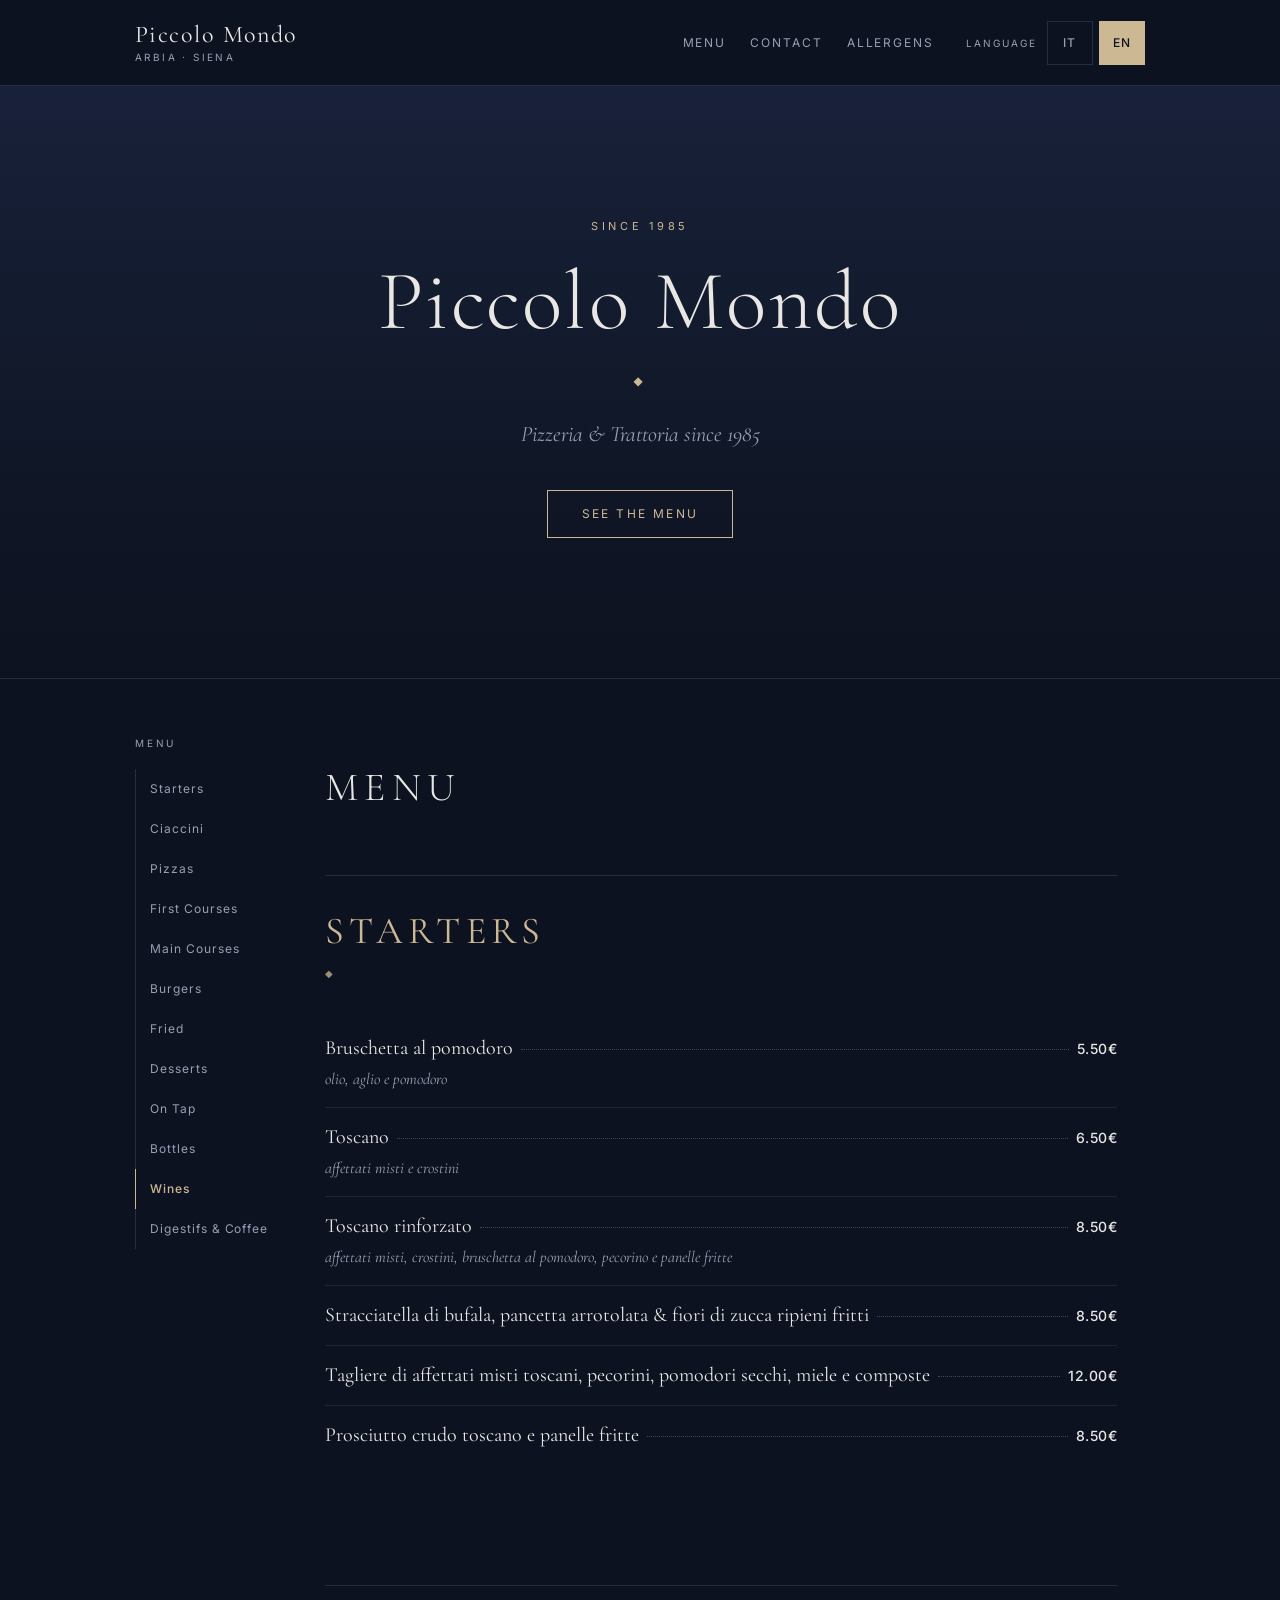
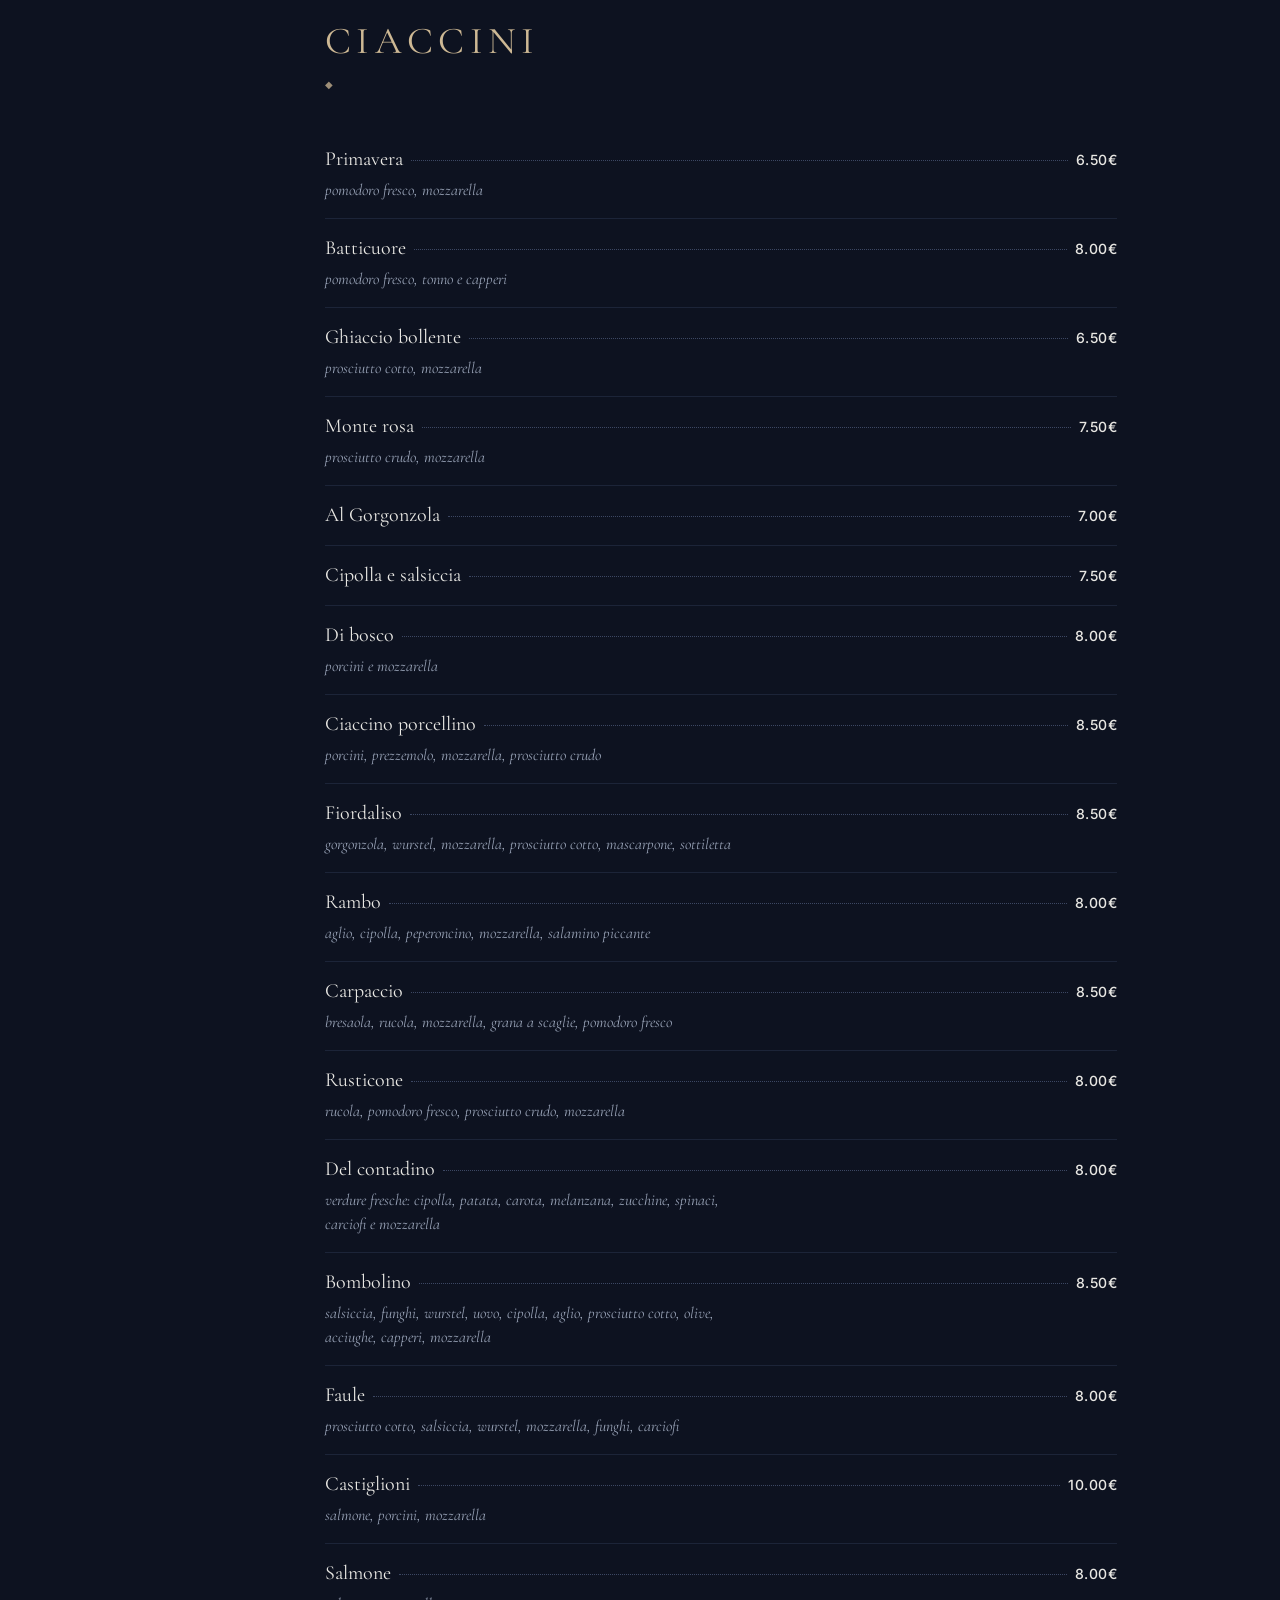
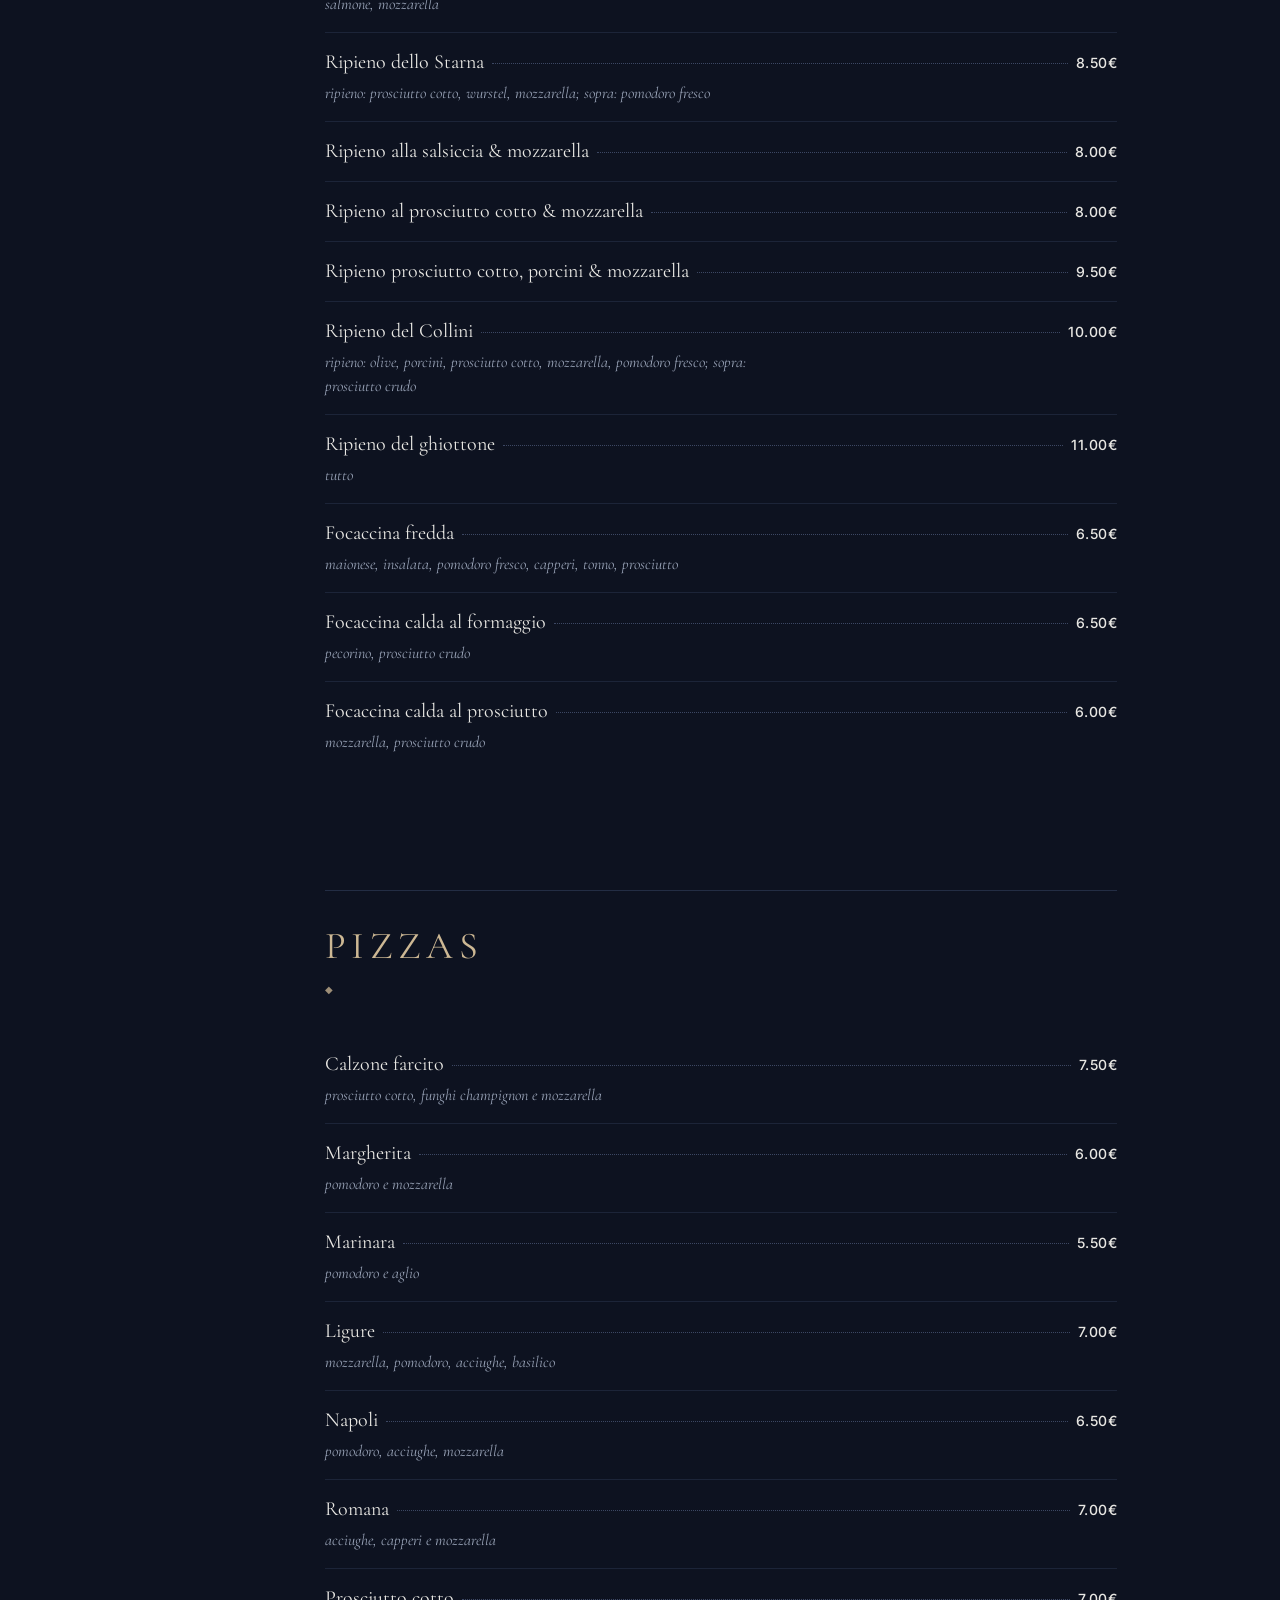
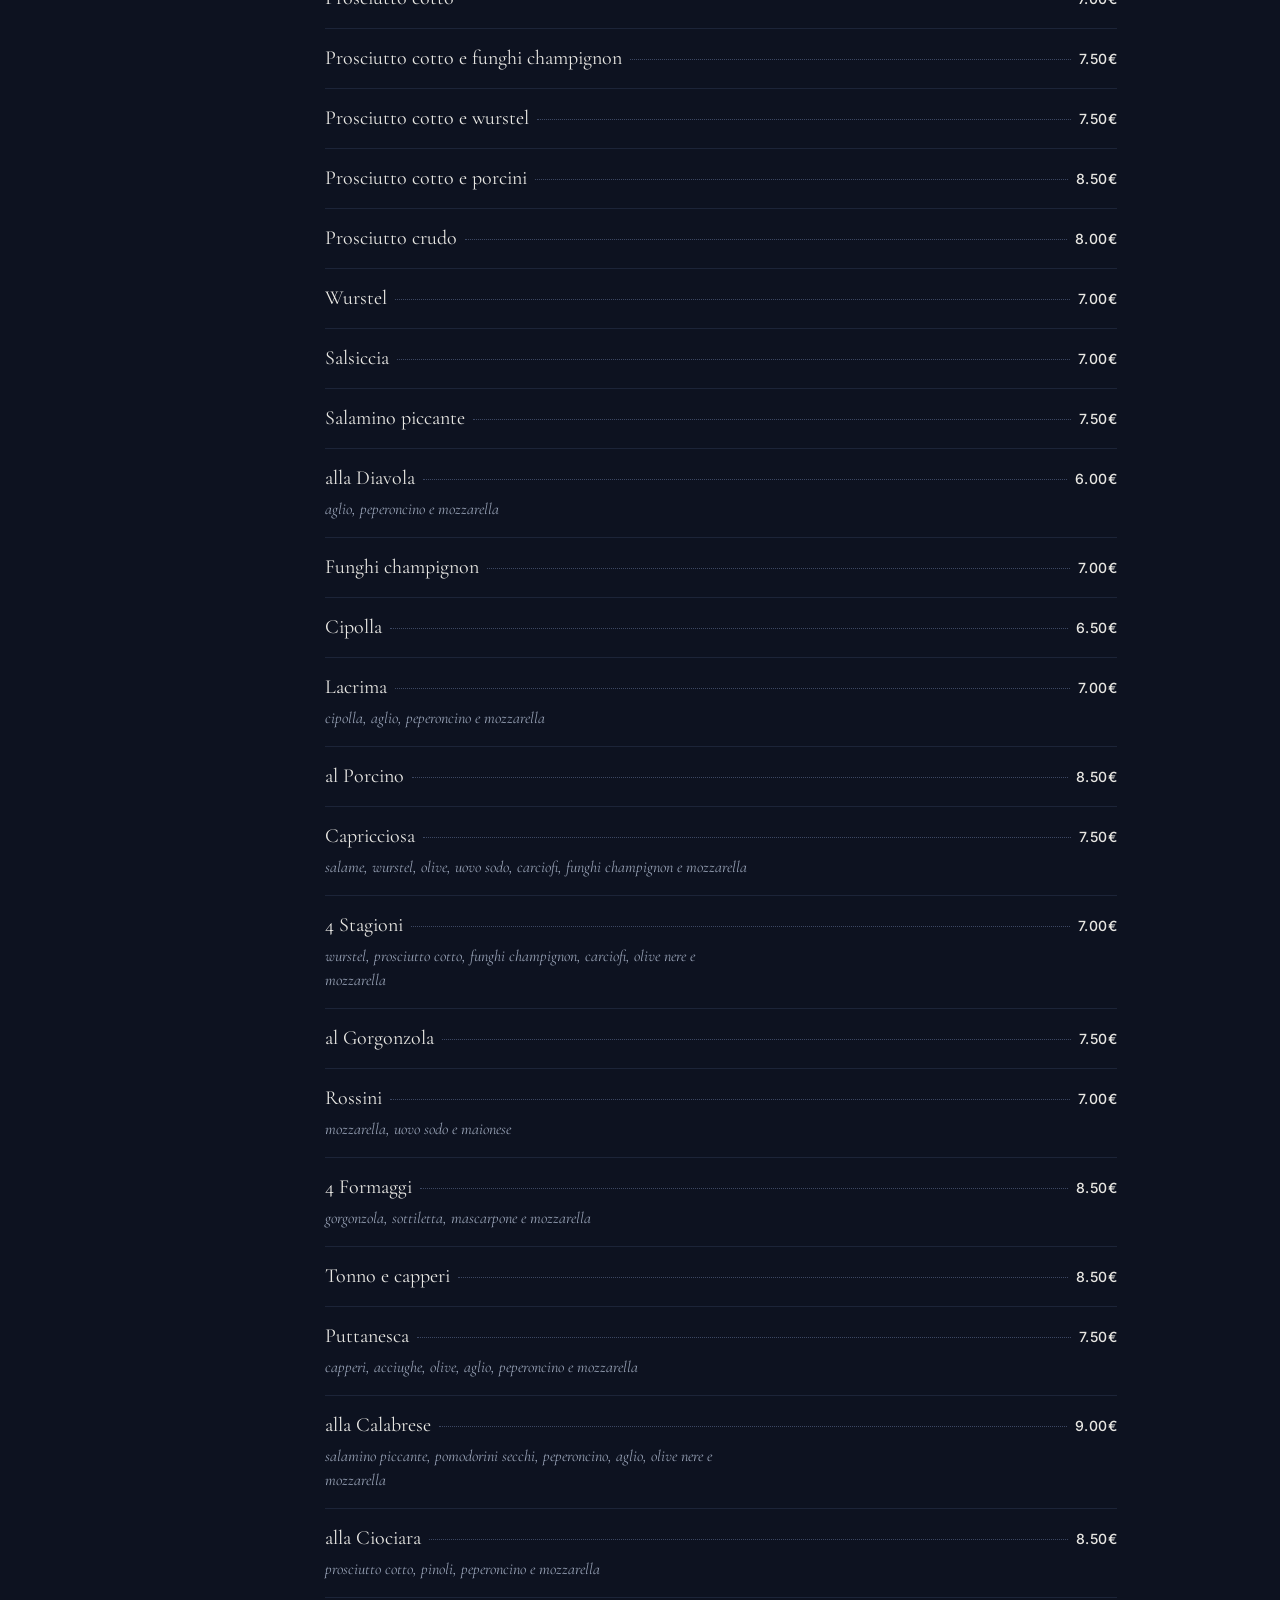
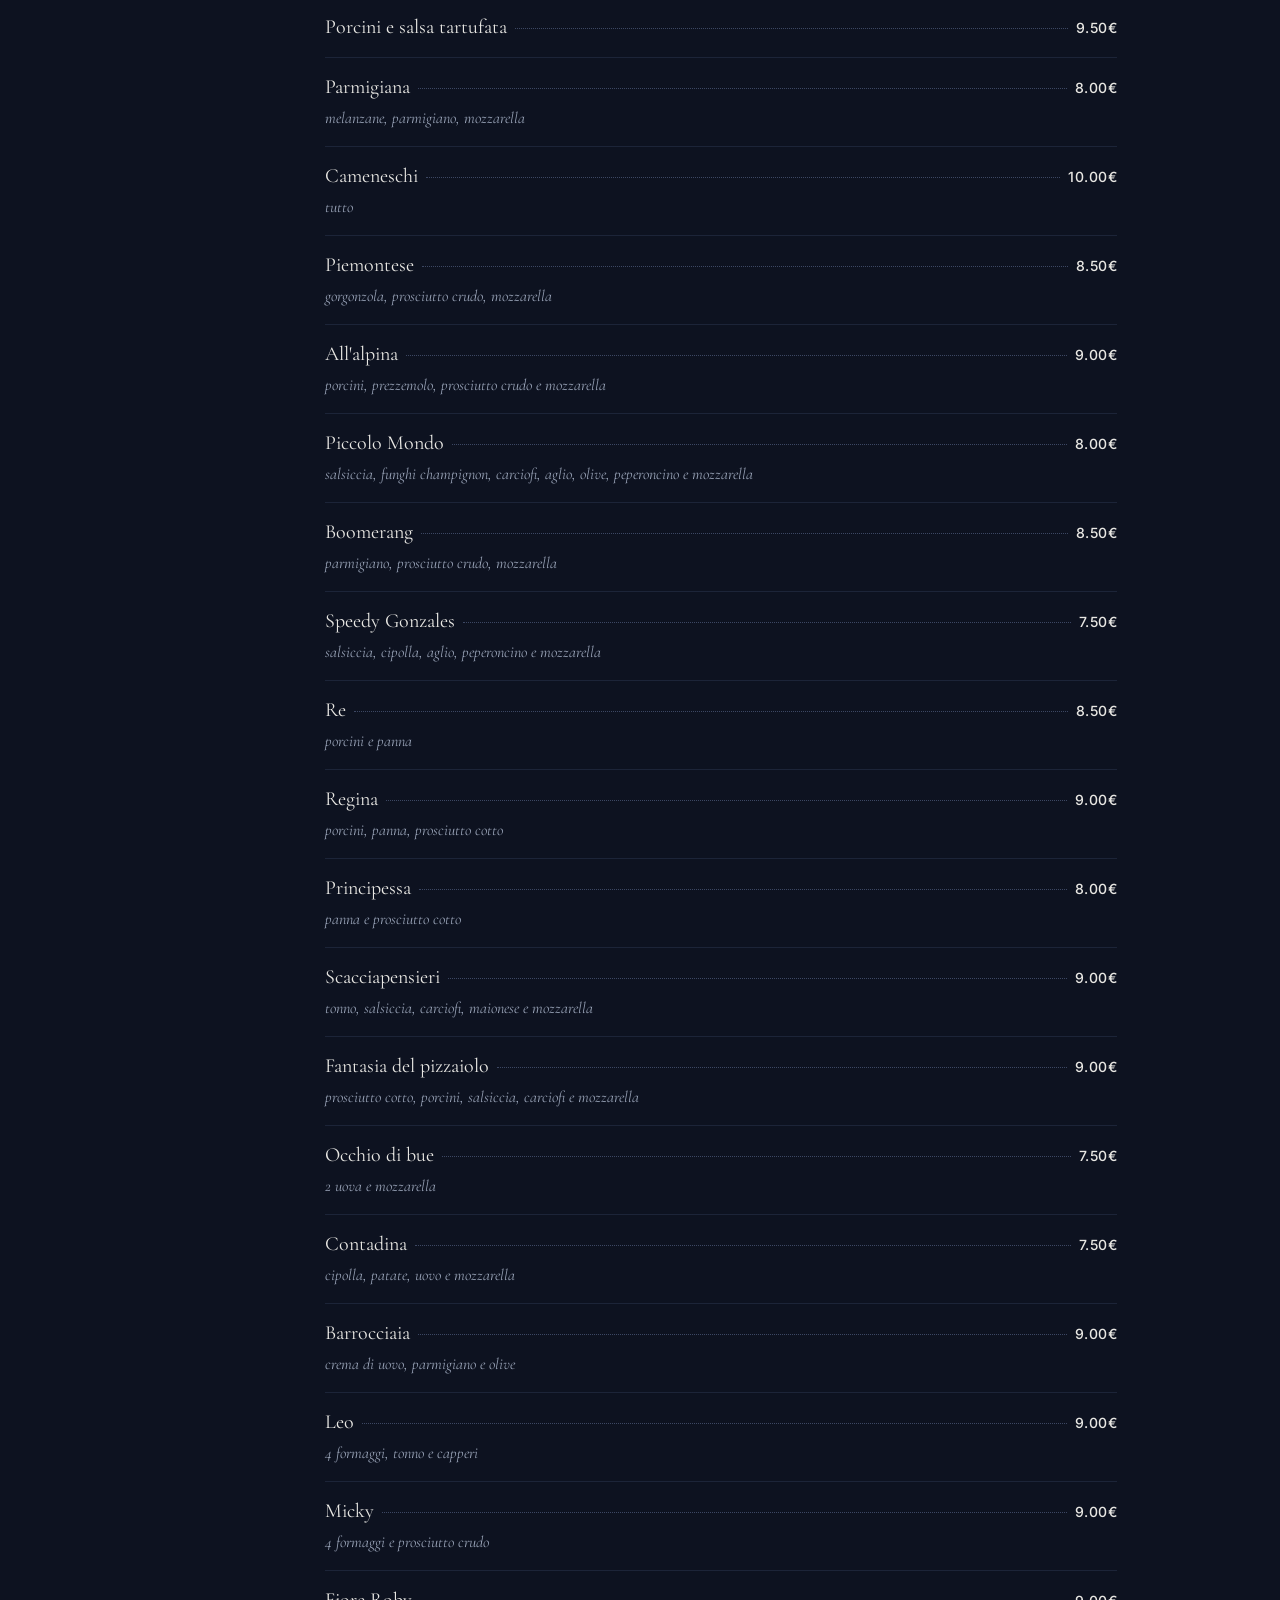
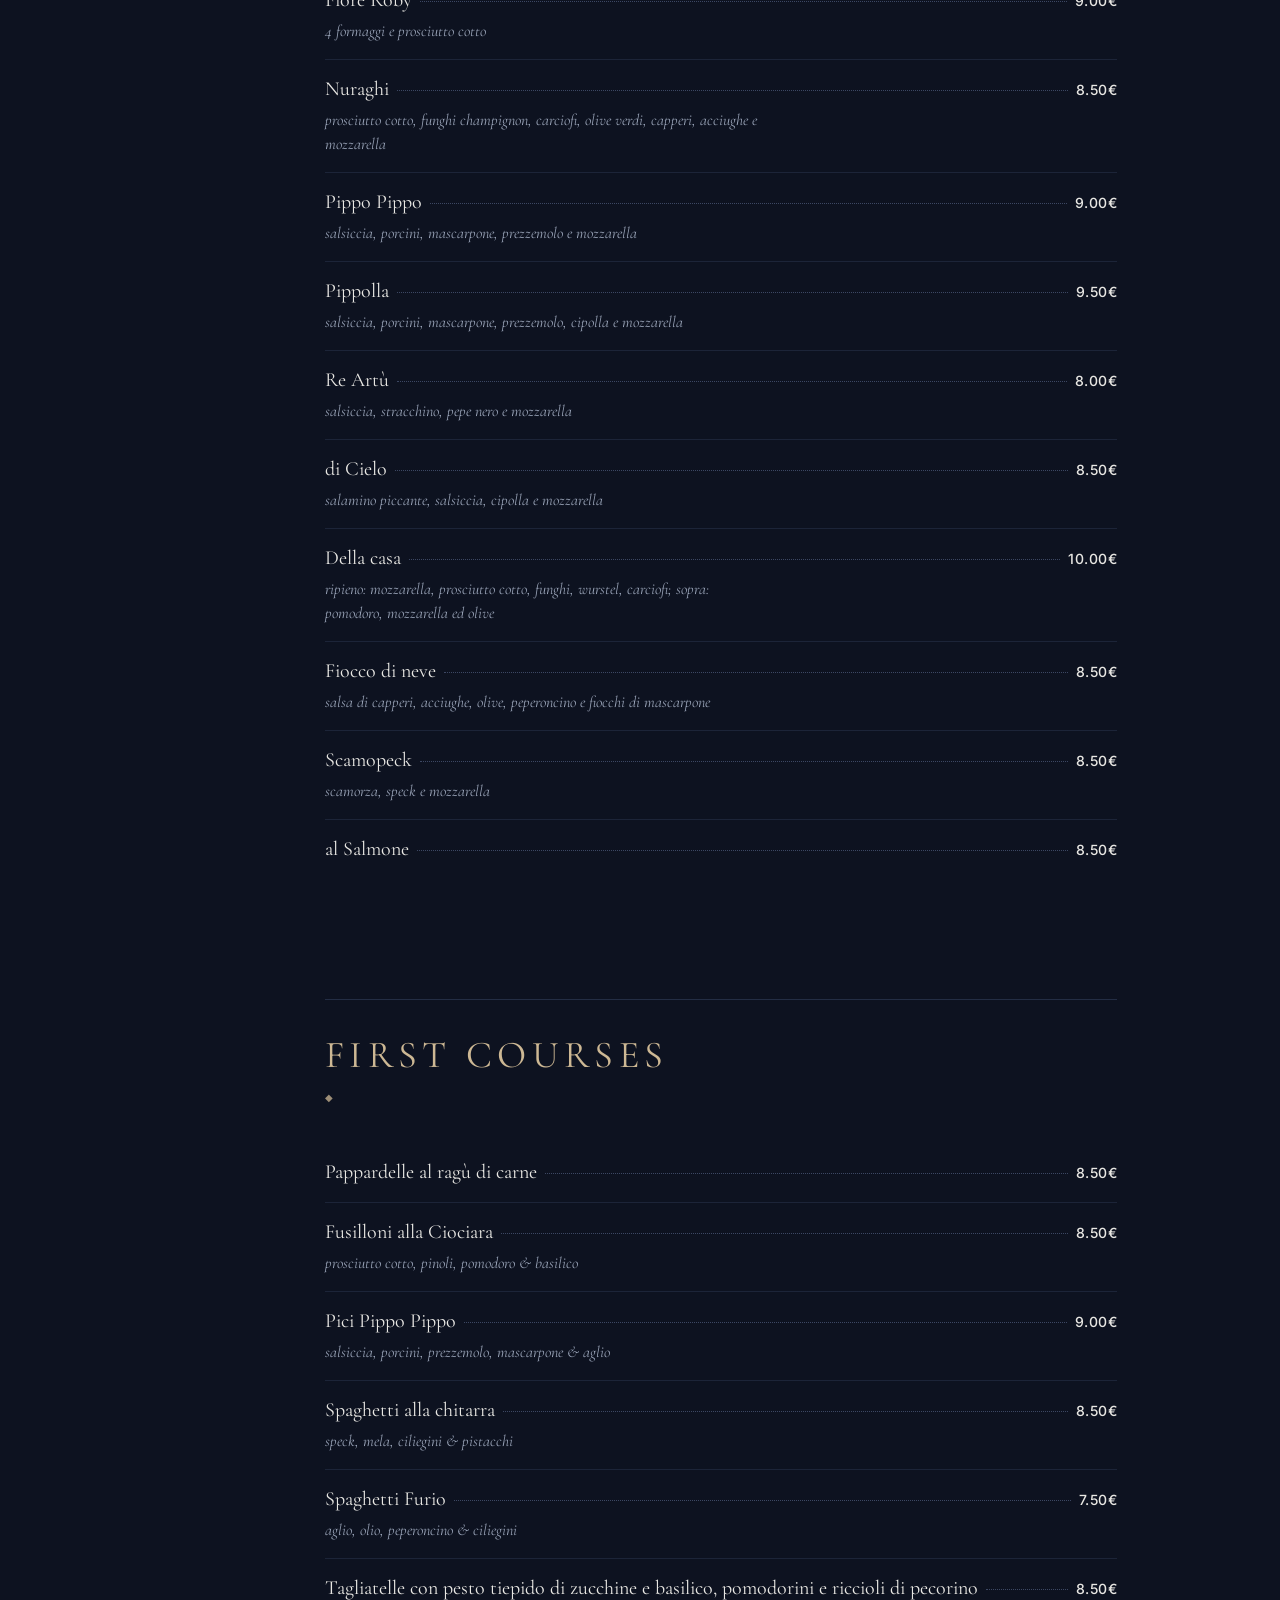
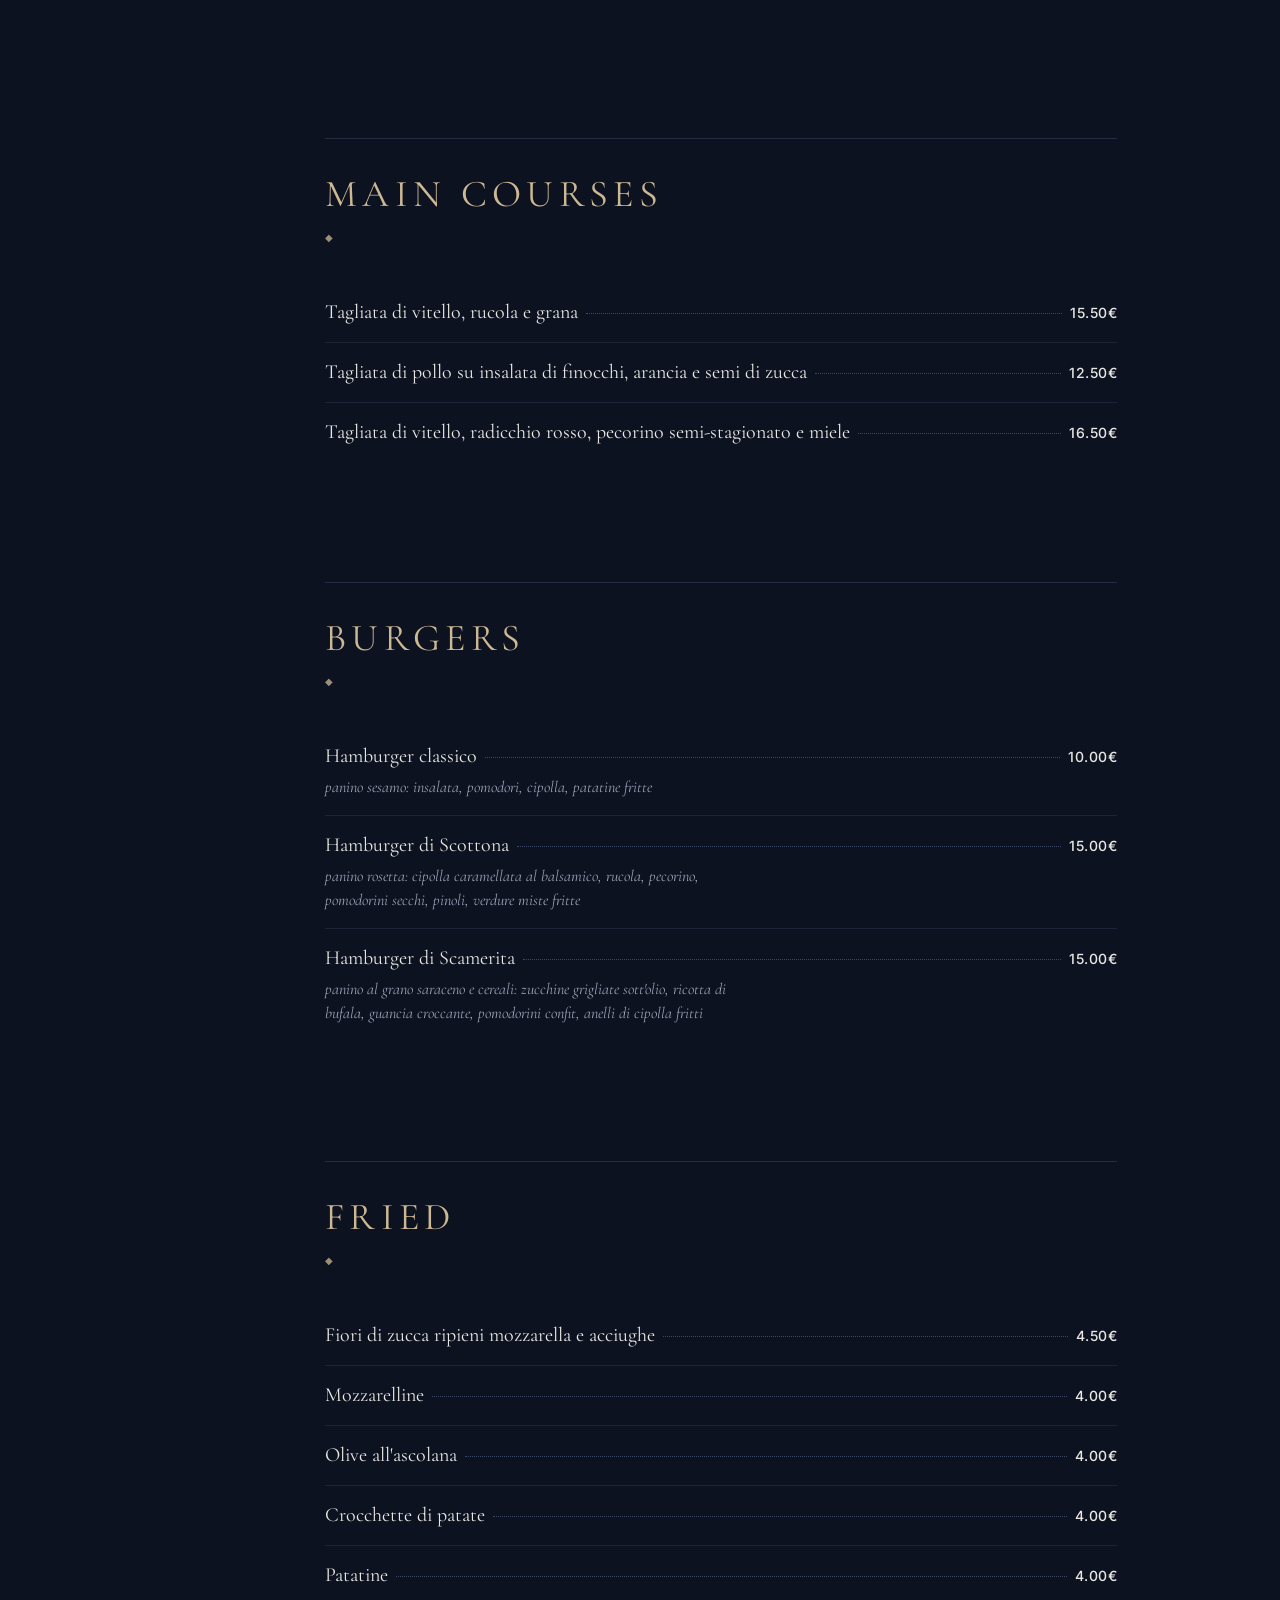
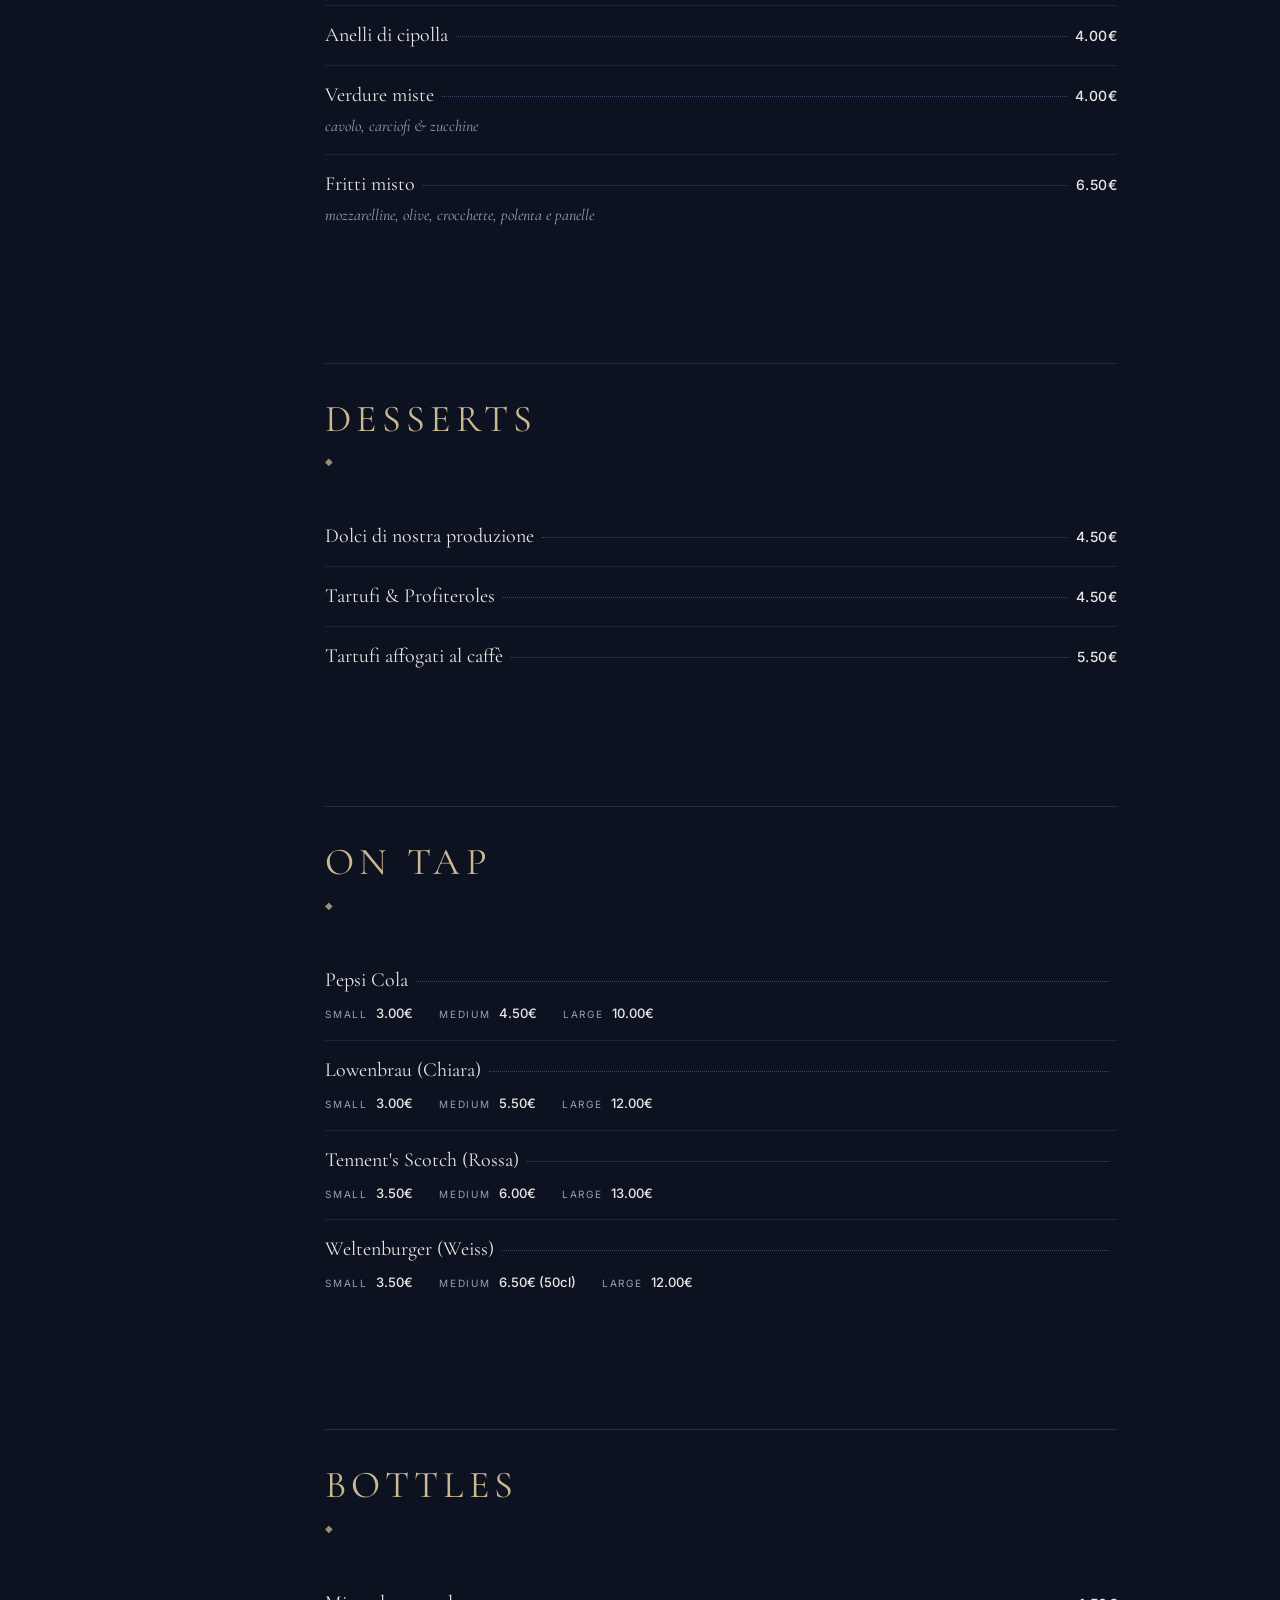
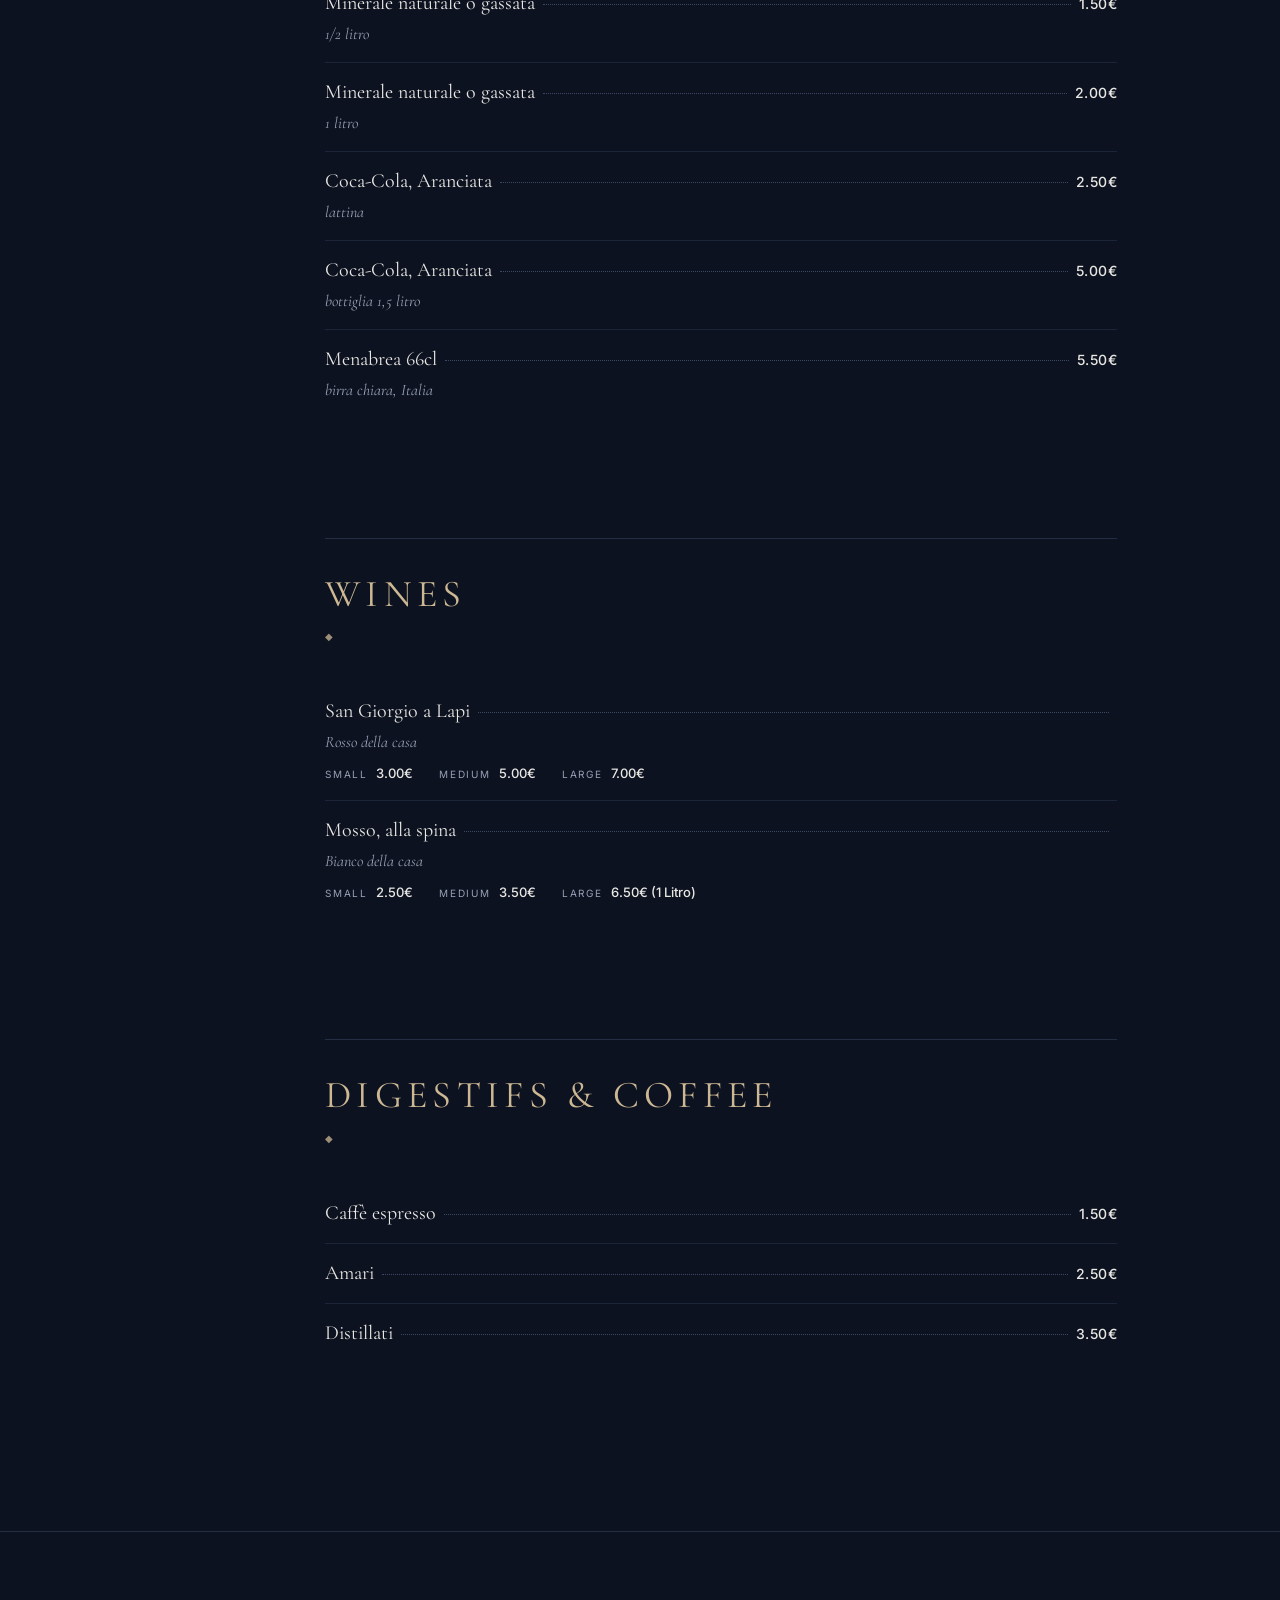
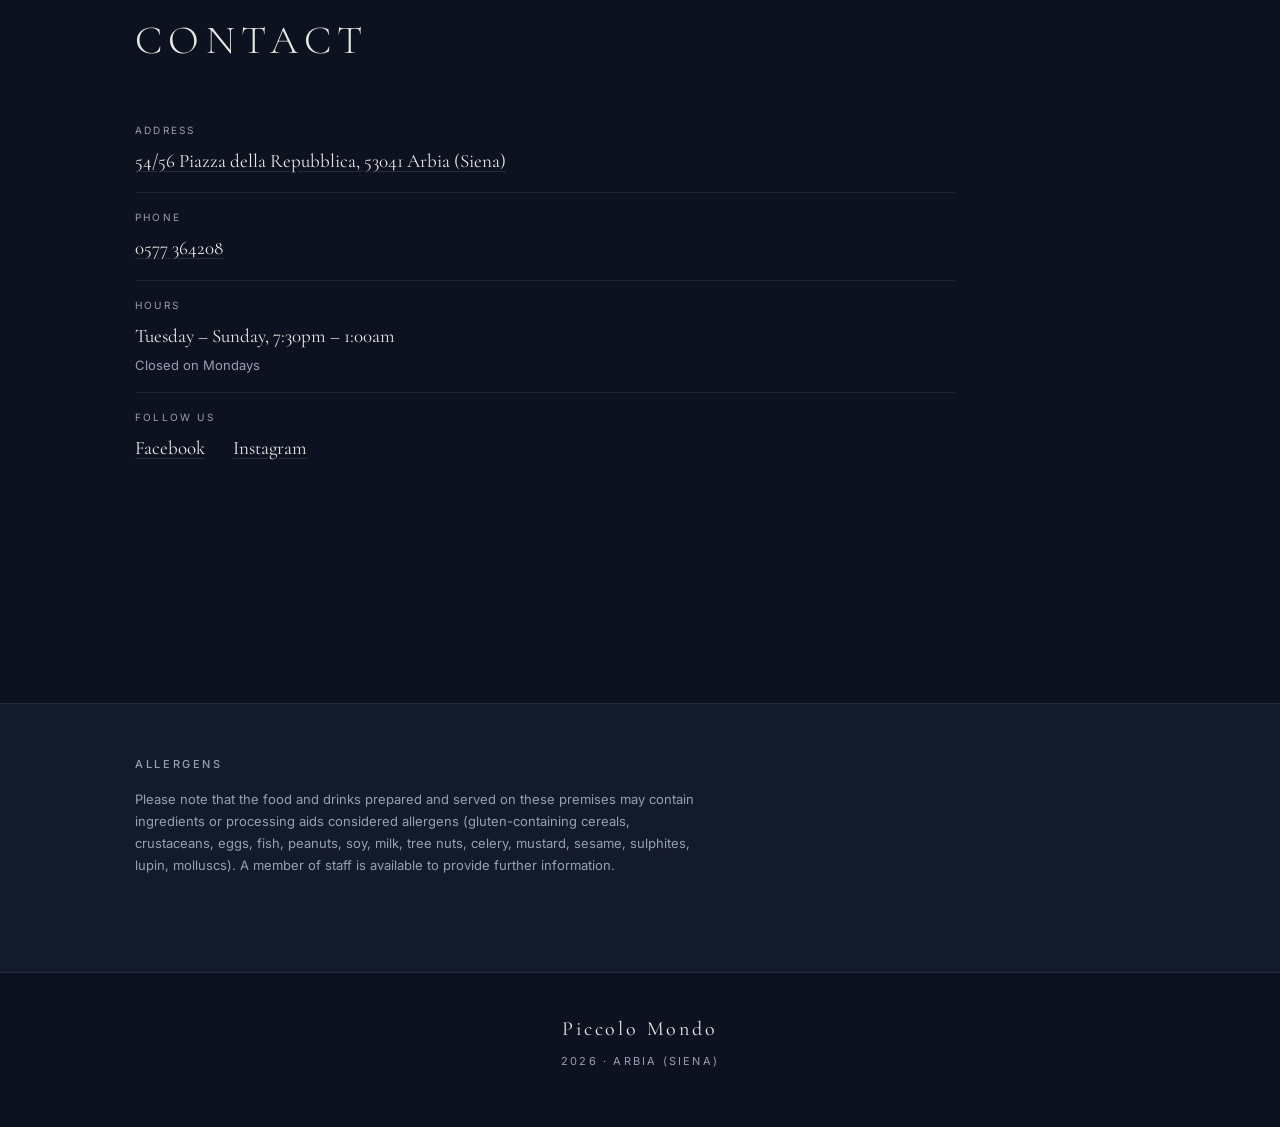
<file: 15-mezzanotte/index.html>
<!DOCTYPE html>
<html lang="it">
<head>
<meta charset="utf-8">
<meta name="viewport" content="width=device-width, initial-scale=1">
<title>Piccolo Mondo — Pizzeria &amp; Trattoria, Arbia (Siena)</title>
<meta name="description" content="Piccolo Mondo — pizzeria e trattoria ad Arbia, Siena, dal 1985. Menu, orari e contatti.">
<link rel="stylesheet" href="style.css">
</head>
<body>

<a class="skip" href="#menu">Menu</a>

<header class="site-head">
  <div class="head-inner">
    <a class="wordmark" href="#top">
      <span class="wordmark-name">Piccolo Mondo</span>
      <span class="wordmark-since">Arbia &middot; Siena</span>
    </a>

    <nav class="head-nav" aria-label="Principale">
      <a href="#menu" data-i18n="nav_menu">Menu</a>
      <a href="#contatti" data-i18n="nav_contatti">Contatti</a>
      <a href="#allergeni" data-i18n="nav_allergeni">Allergeni</a>
    </nav>

    <div class="lang" role="group" aria-label="Lingua" id="langGroup">
      <span class="lang-label" data-i18n="lang_toggle_label">Lingua</span>
      <button type="button" class="lang-btn" data-lang="it" aria-pressed="true">IT</button>
      <button type="button" class="lang-btn" data-lang="en" aria-pressed="false">EN</button>
    </div>
  </div>
</header>

<noscript>
  <p class="noscript">Questo menu richiede JavaScript. Attivalo per vedere i piatti e i prezzi. &mdash;
  This menu requires JavaScript. Please enable it to view the dishes and prices.</p>
</noscript>

<main id="top">

  <section class="hero" aria-labelledby="heroTitle">
    <div class="hero-inner">
      <p class="hero-eyebrow" data-i18n="hero_eyebrow">dal 1985</p>
      <h1 class="hero-title" id="heroTitle">Piccolo Mondo</h1>
      <p class="hero-rule" aria-hidden="true">&#9670;</p>
      <p class="hero-tagline" id="heroTagline">Pizzeria &amp; Trattoria dal 1985</p>
      <a class="hero-cta" href="#menu" data-i18n="hero_cta">Scopri il menu</a>
    </div>
  </section>

  <section class="menu" id="menu" aria-labelledby="menuTitle">
    <div class="menu-shell">

      <nav class="rail" id="rail" aria-label="Categorie del menu">
        <p class="rail-title" aria-hidden="true">Menu</p>
        <ul class="rail-list" id="railList"></ul>
      </nav>

      <div class="menu-col">
        <h2 class="section-title" id="menuTitle" data-i18n="menu_title">Menu</h2>
        <div id="categories"></div>
      </div>

    </div>
  </section>

  <section class="block" id="contatti" aria-labelledby="contattiTitle">
    <div class="block-inner">
      <h2 class="section-title" id="contattiTitle" data-i18n="contatti_title">Contatti</h2>
      <dl class="contact">
        <div class="contact-row">
          <dt data-i18n="label_address">Indirizzo</dt>
          <dd><a id="addressLink" href="#" rel="noopener noreferrer" target="_blank"></a></dd>
        </div>
        <div class="contact-row">
          <dt data-i18n="label_phone">Telefono</dt>
          <dd><a id="phoneLink" href="#"></a></dd>
        </div>
        <div class="contact-row">
          <dt data-i18n="label_hours">Orari</dt>
          <dd><span id="hours"></span><span class="closed" id="closed"></span></dd>
        </div>
        <div class="contact-row">
          <dt data-i18n="label_follow">Seguici</dt>
          <dd class="socials">
            <a id="fbLink" href="#" rel="noopener noreferrer" target="_blank">Facebook</a>
            <a id="igLink" href="#" rel="noopener noreferrer" target="_blank">Instagram</a>
          </dd>
        </div>
      </dl>
    </div>
  </section>

  <section class="block block-quiet" id="allergeni" aria-labelledby="allergeniTitle">
    <div class="block-inner">
      <h2 class="quiet-title" id="allergeniTitle" data-i18n="allergeni_title">Allergeni</h2>
      <p class="quiet-text" data-i18n="allergeni_text"></p>
    </div>
  </section>

</main>

<footer class="site-foot">
  <div class="block-inner foot-inner">
    <p class="foot-name">Piccolo Mondo</p>
    <p class="foot-meta"><span id="footYear"></span> &middot; Arbia (Siena)</p>
  </div>
</footer>

<script src="data.js"></script>
<script src="app.js"></script>
</body>
</html>
</file>
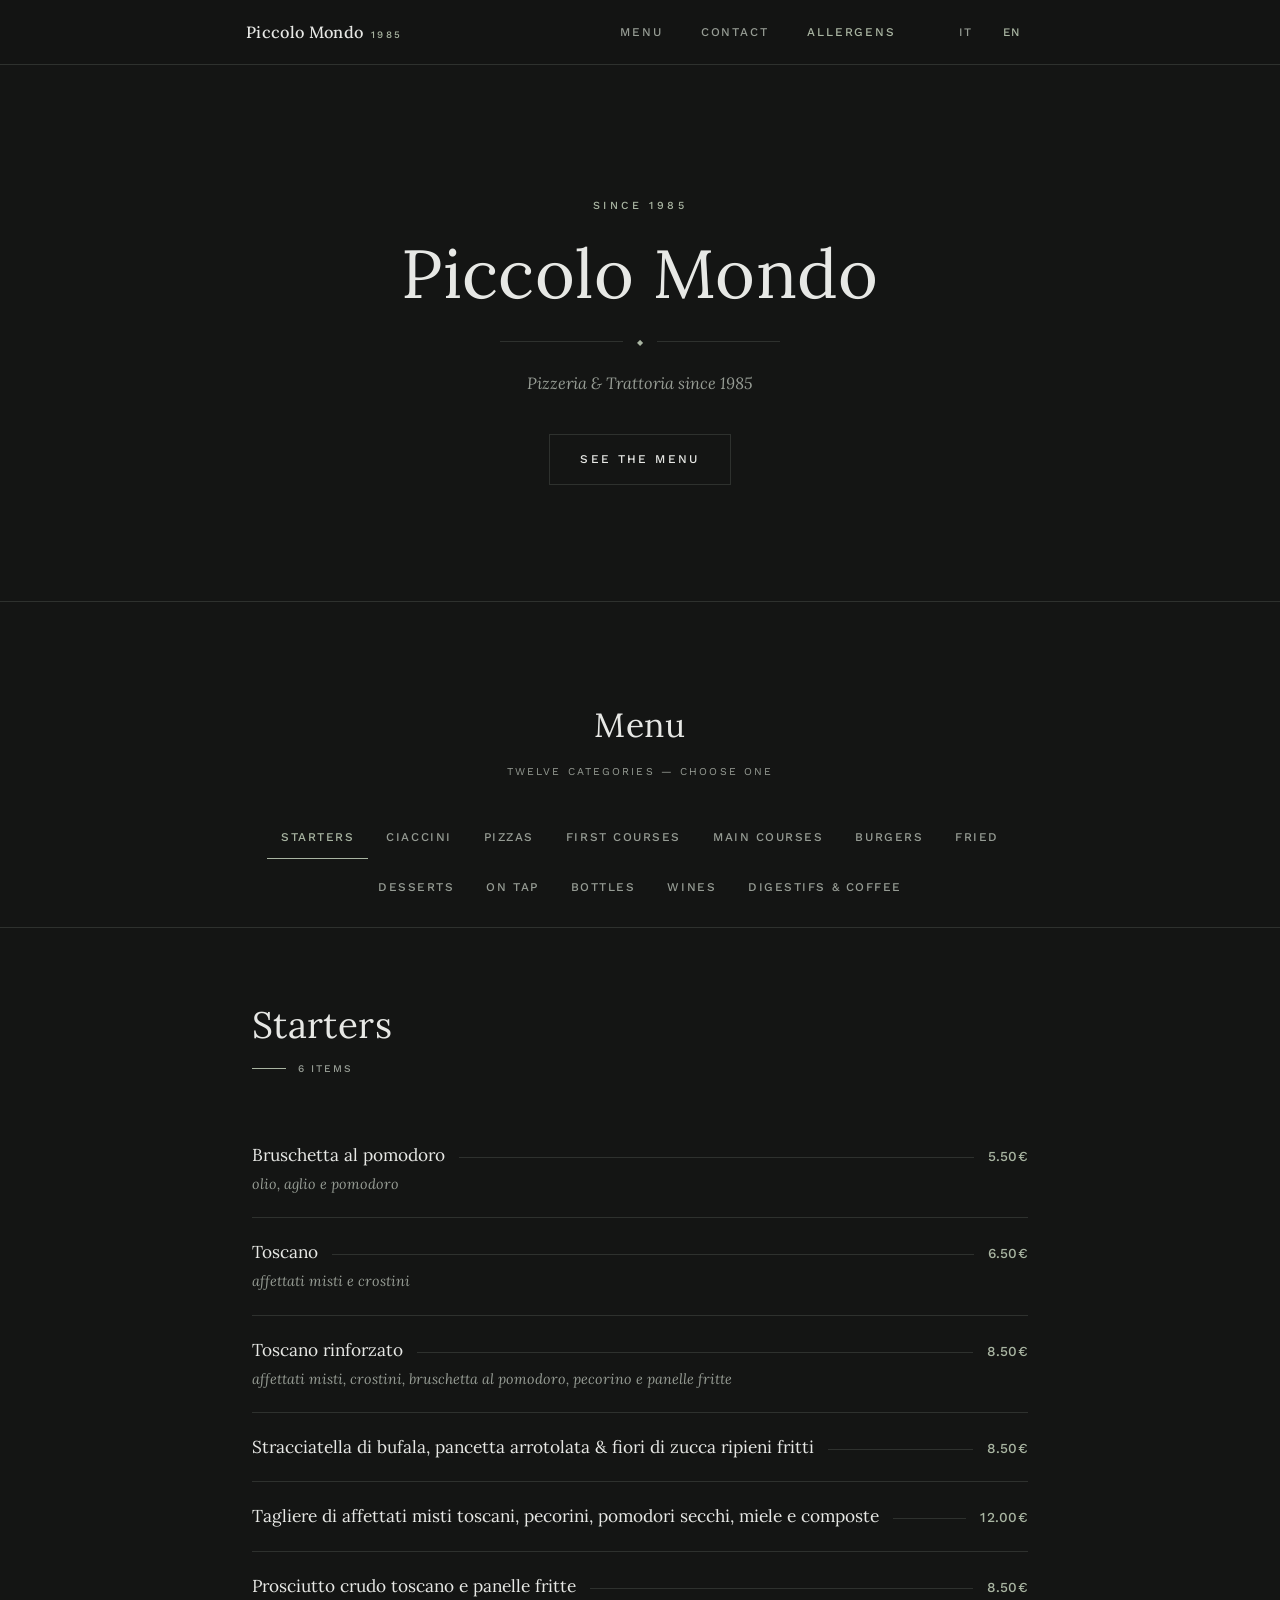
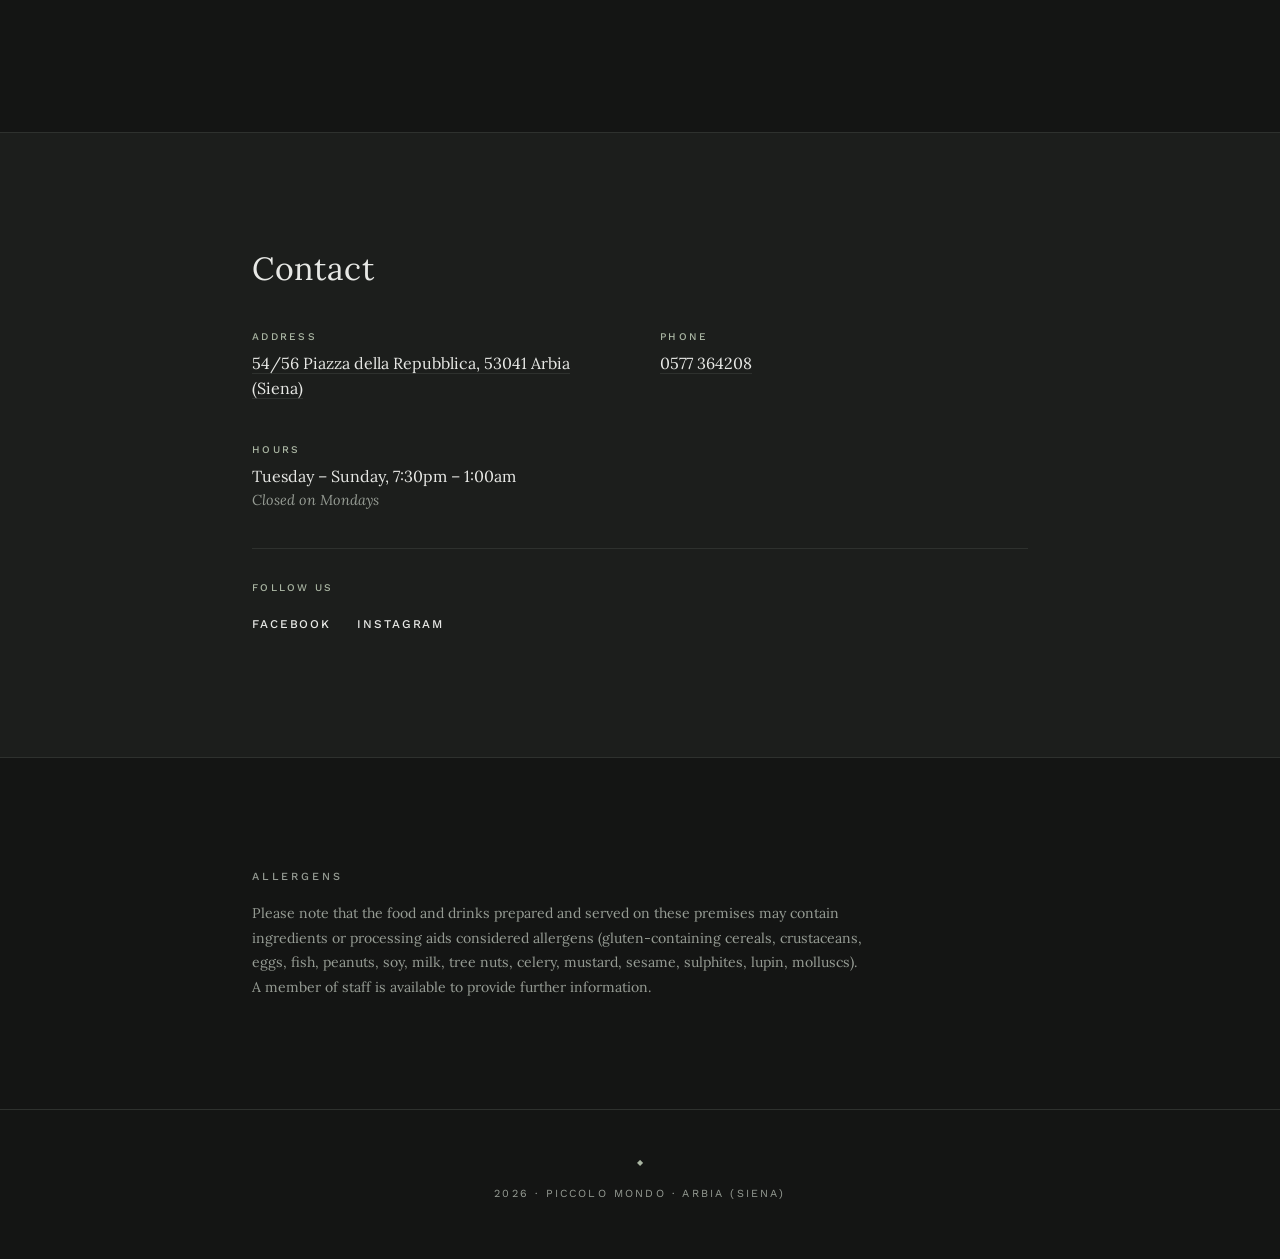
<file: 16-fumo/index.html>
<!DOCTYPE html>
<html lang="it">
<head>
<meta charset="utf-8">
<meta name="viewport" content="width=device-width, initial-scale=1">
<title>Piccolo Mondo — Pizzeria &amp; Trattoria, Arbia (Siena)</title>
<meta name="description" content="Piccolo Mondo — pizzeria e trattoria ad Arbia (Siena), dal 1985.">
<link rel="stylesheet" href="style.css">
</head>
<body>

<a class="skip" href="#menu">Menu</a>

<header class="site-head">
  <div class="head-inner">
    <a class="mark" href="#top">
      <span class="mark-name">Piccolo Mondo</span>
      <span class="mark-since" aria-hidden="true">1985</span>
    </a>

    <nav class="site-nav" aria-label="Piccolo Mondo">
      <a href="#menu" data-i18n="nav_menu">Menu</a>
      <a href="#contatti" data-i18n="nav_contatti">Contatti</a>
      <a href="#allergeni" data-i18n="nav_allergeni">Allergeni</a>
    </nav>

    <div class="lang" role="group" id="langGroup">
      <span class="vh" id="langLabel" data-i18n="lang_toggle_label">Lingua</span>
      <button type="button" class="lang-btn" data-lang="it" aria-pressed="true">IT</button>
      <button type="button" class="lang-btn" data-lang="en" aria-pressed="false">EN</button>
    </div>
  </div>
</header>

<main id="top">

  <section class="hero">
    <p class="hero-eyebrow" data-i18n="hero_eyebrow">dal 1985</p>
    <h1 class="hero-name">Piccolo Mondo</h1>
    <p class="hero-rule" aria-hidden="true"><span></span>◆<span></span></p>
    <p class="hero-tagline" id="heroTagline">Pizzeria &amp; Trattoria dal 1985</p>
    <a class="hero-cta" href="#menu" data-i18n="hero_cta">Scopri il menu</a>
  </section>

  <noscript>
    <p class="noscript">Per consultare il menu è necessario attivare JavaScript. —
      To view the menu, please enable JavaScript.</p>
  </noscript>

  <section class="menu" id="menu" aria-labelledby="menuTitle">
    <div class="menu-head">
      <h2 class="menu-title" id="menuTitle" data-i18n="menu_title">Menu</h2>
      <p class="menu-hint" id="menuHint"></p>
    </div>

    <div class="chips-wrap">
      <div class="chips" id="chips" aria-labelledby="menuTitle"></div>
    </div>

    <div class="track" id="track"></div>
  </section>

  <section class="block" id="contatti" aria-labelledby="contattiTitle">
    <div class="block-inner">
      <h2 class="block-title" id="contattiTitle" data-i18n="contatti_title">Contatti</h2>
      <dl class="facts" id="facts"></dl>
      <div class="follow">
        <p class="fact-key" data-i18n="label_follow">Seguici</p>
        <p class="social" id="social"></p>
      </div>
    </div>
  </section>

  <section class="block block-quiet" id="allergeni" aria-labelledby="allergeniTitle">
    <div class="block-inner">
      <h2 class="block-subtitle" id="allergeniTitle" data-i18n="allergeni_title">Allergeni</h2>
      <p class="allergeni-text" data-i18n="allergeni_text"></p>
    </div>
  </section>

</main>

<footer class="site-foot">
  <p class="foot-mark" aria-hidden="true">◆</p>
  <p class="foot-line"><span id="footYear"></span> · Piccolo Mondo · Arbia (Siena)</p>
</footer>

<script src="data.js"></script>
<script src="app.js"></script>
</body>
</html>
</file>
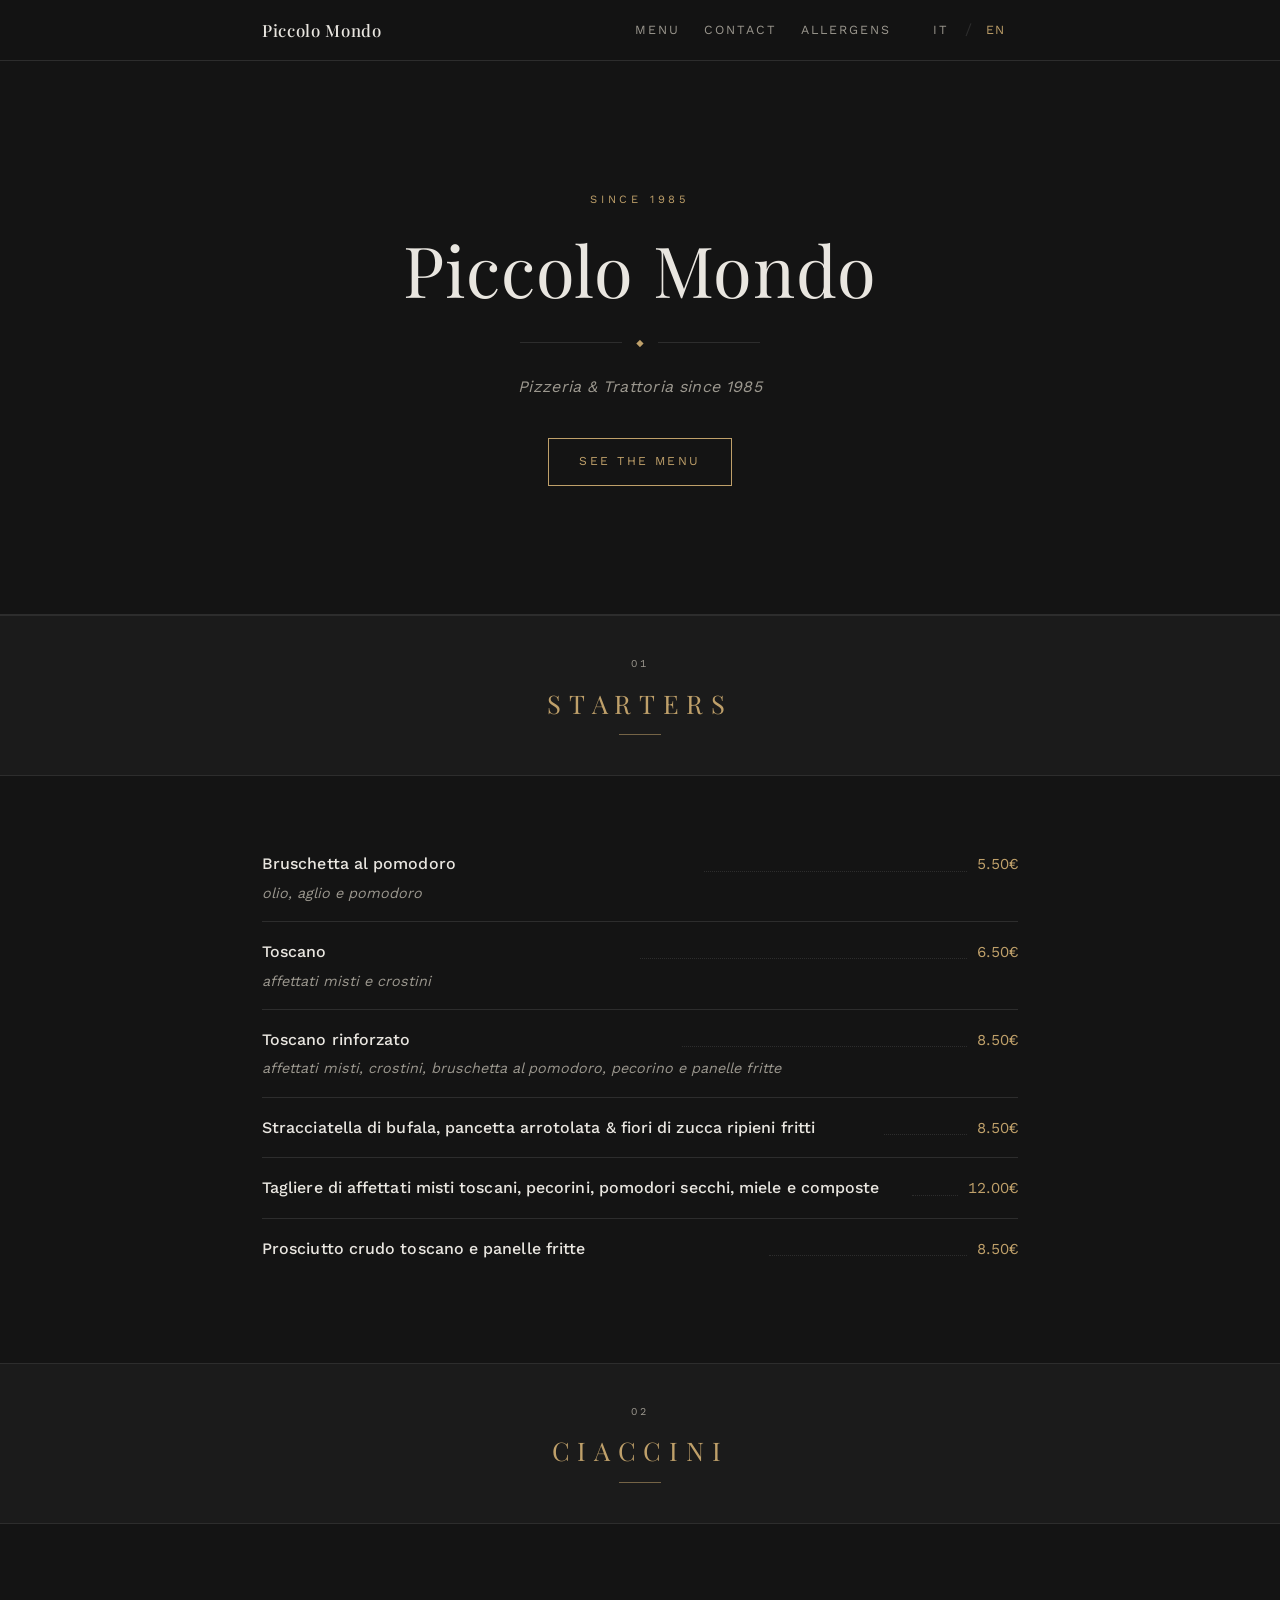
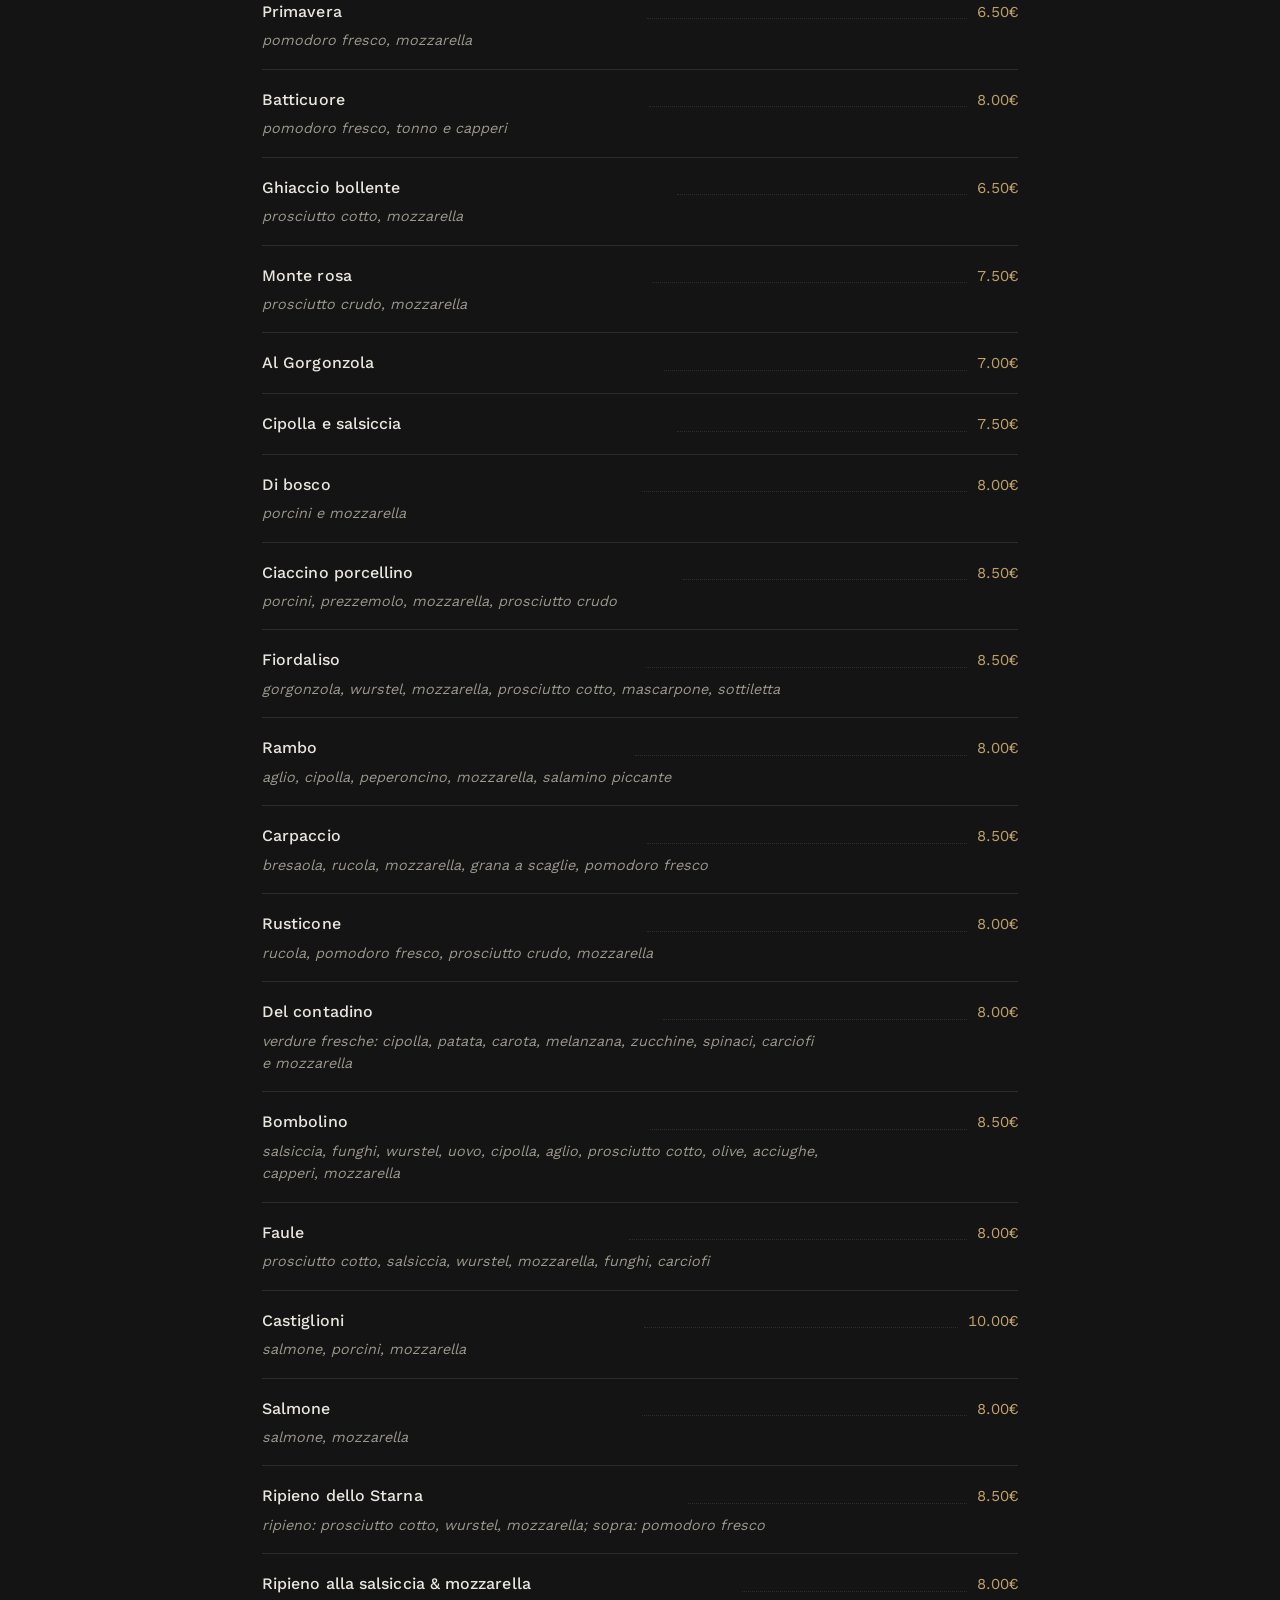
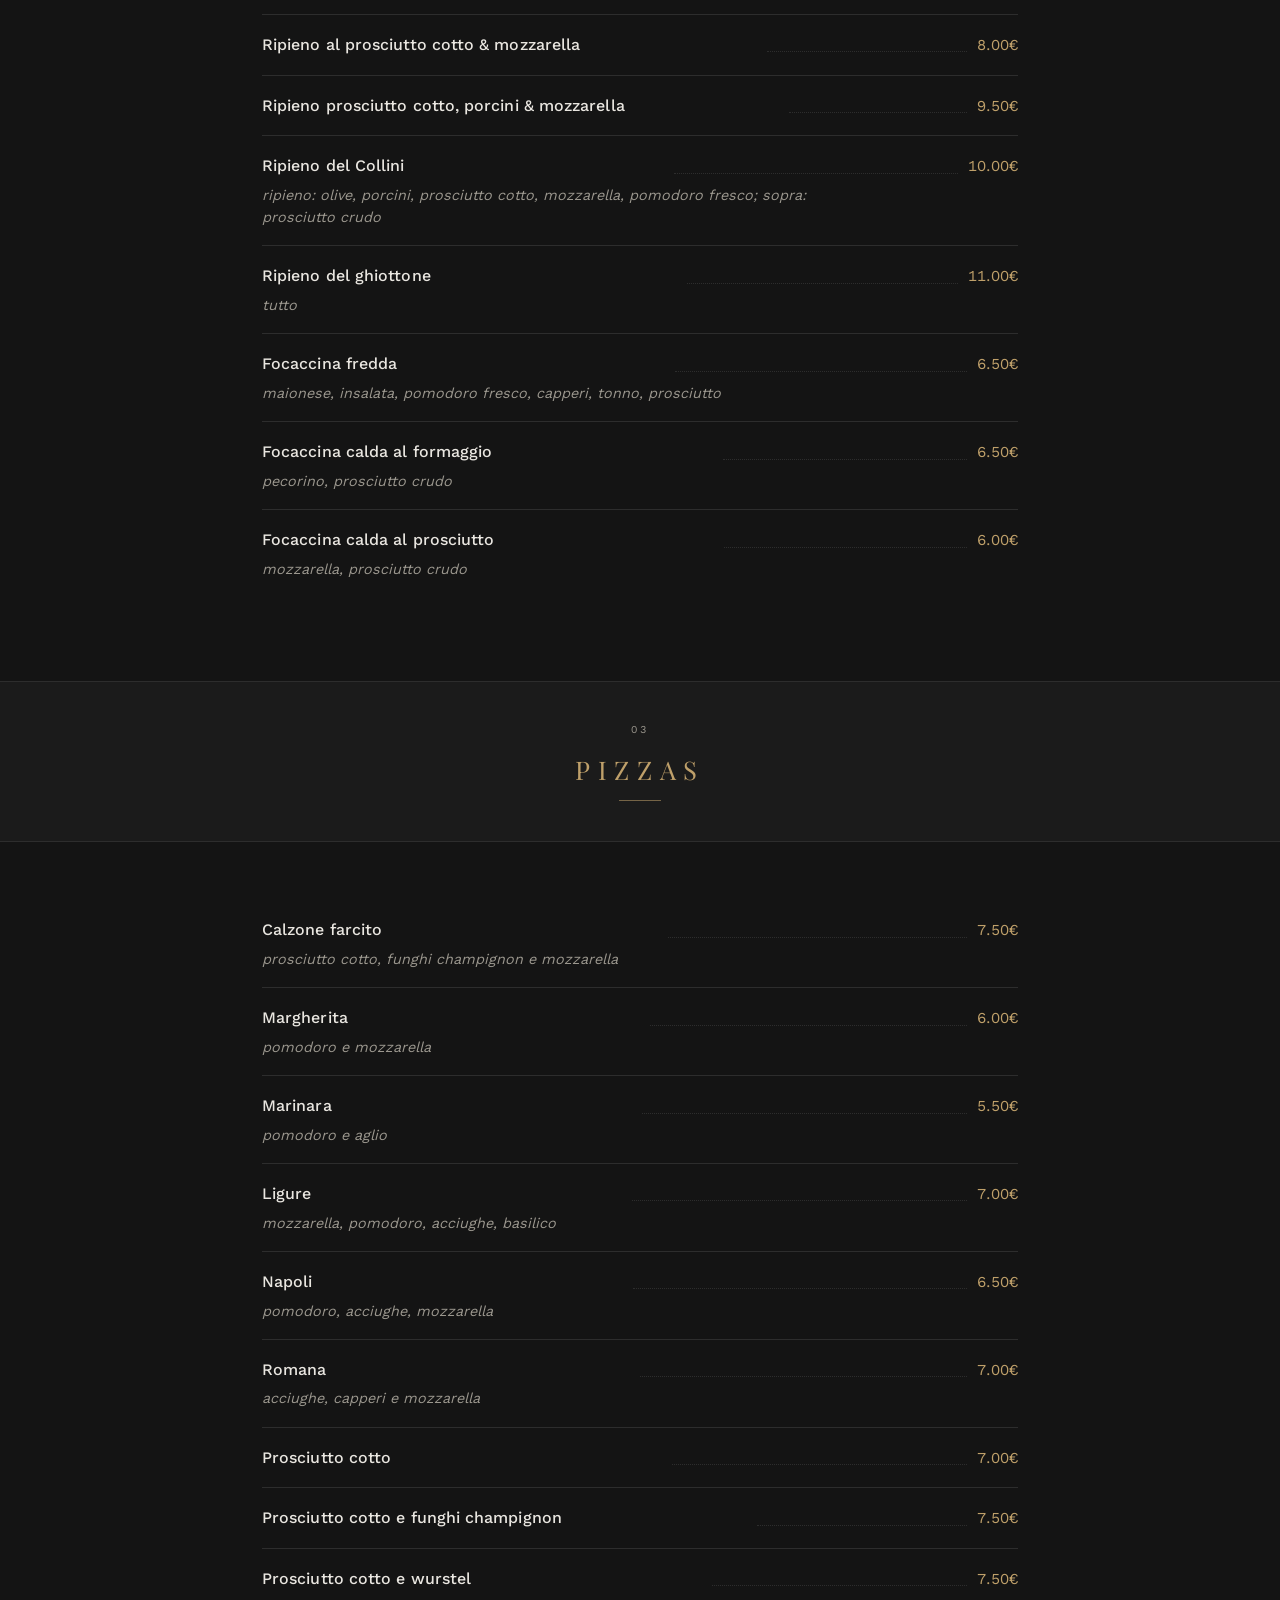
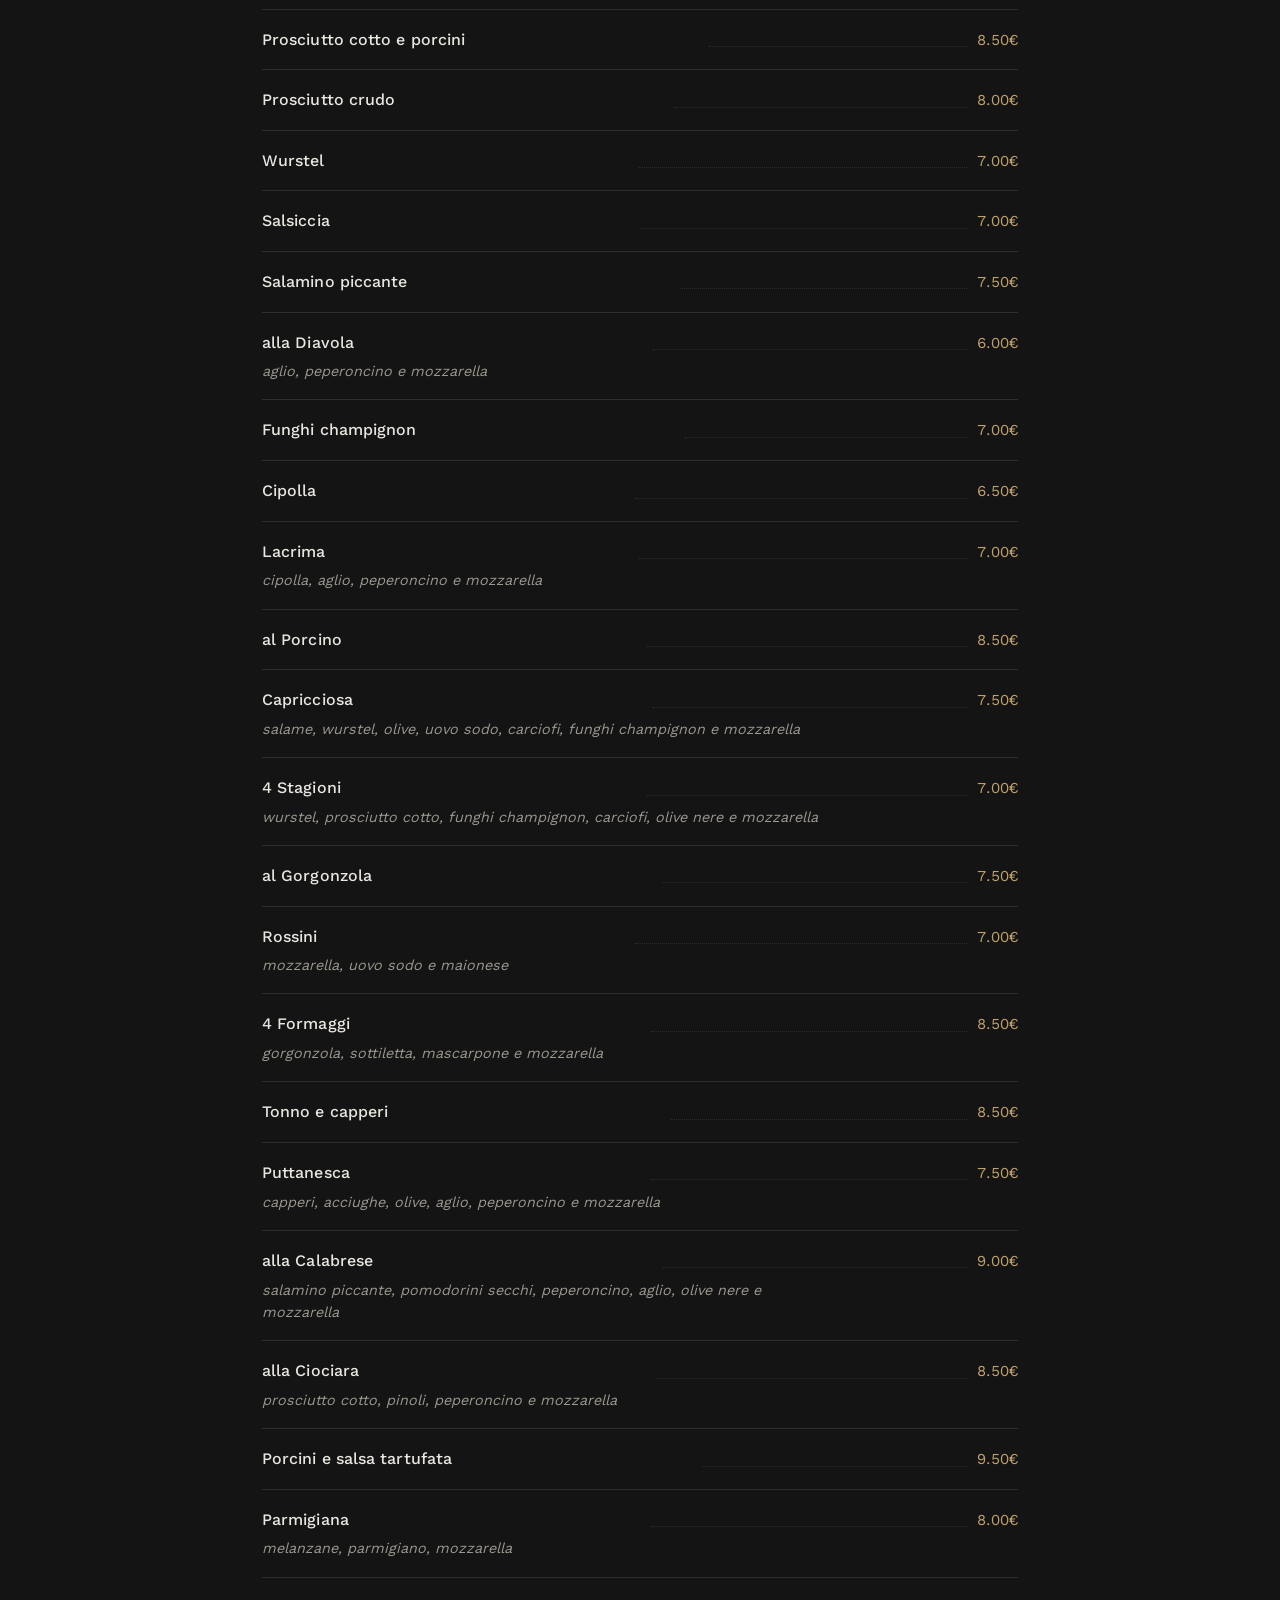
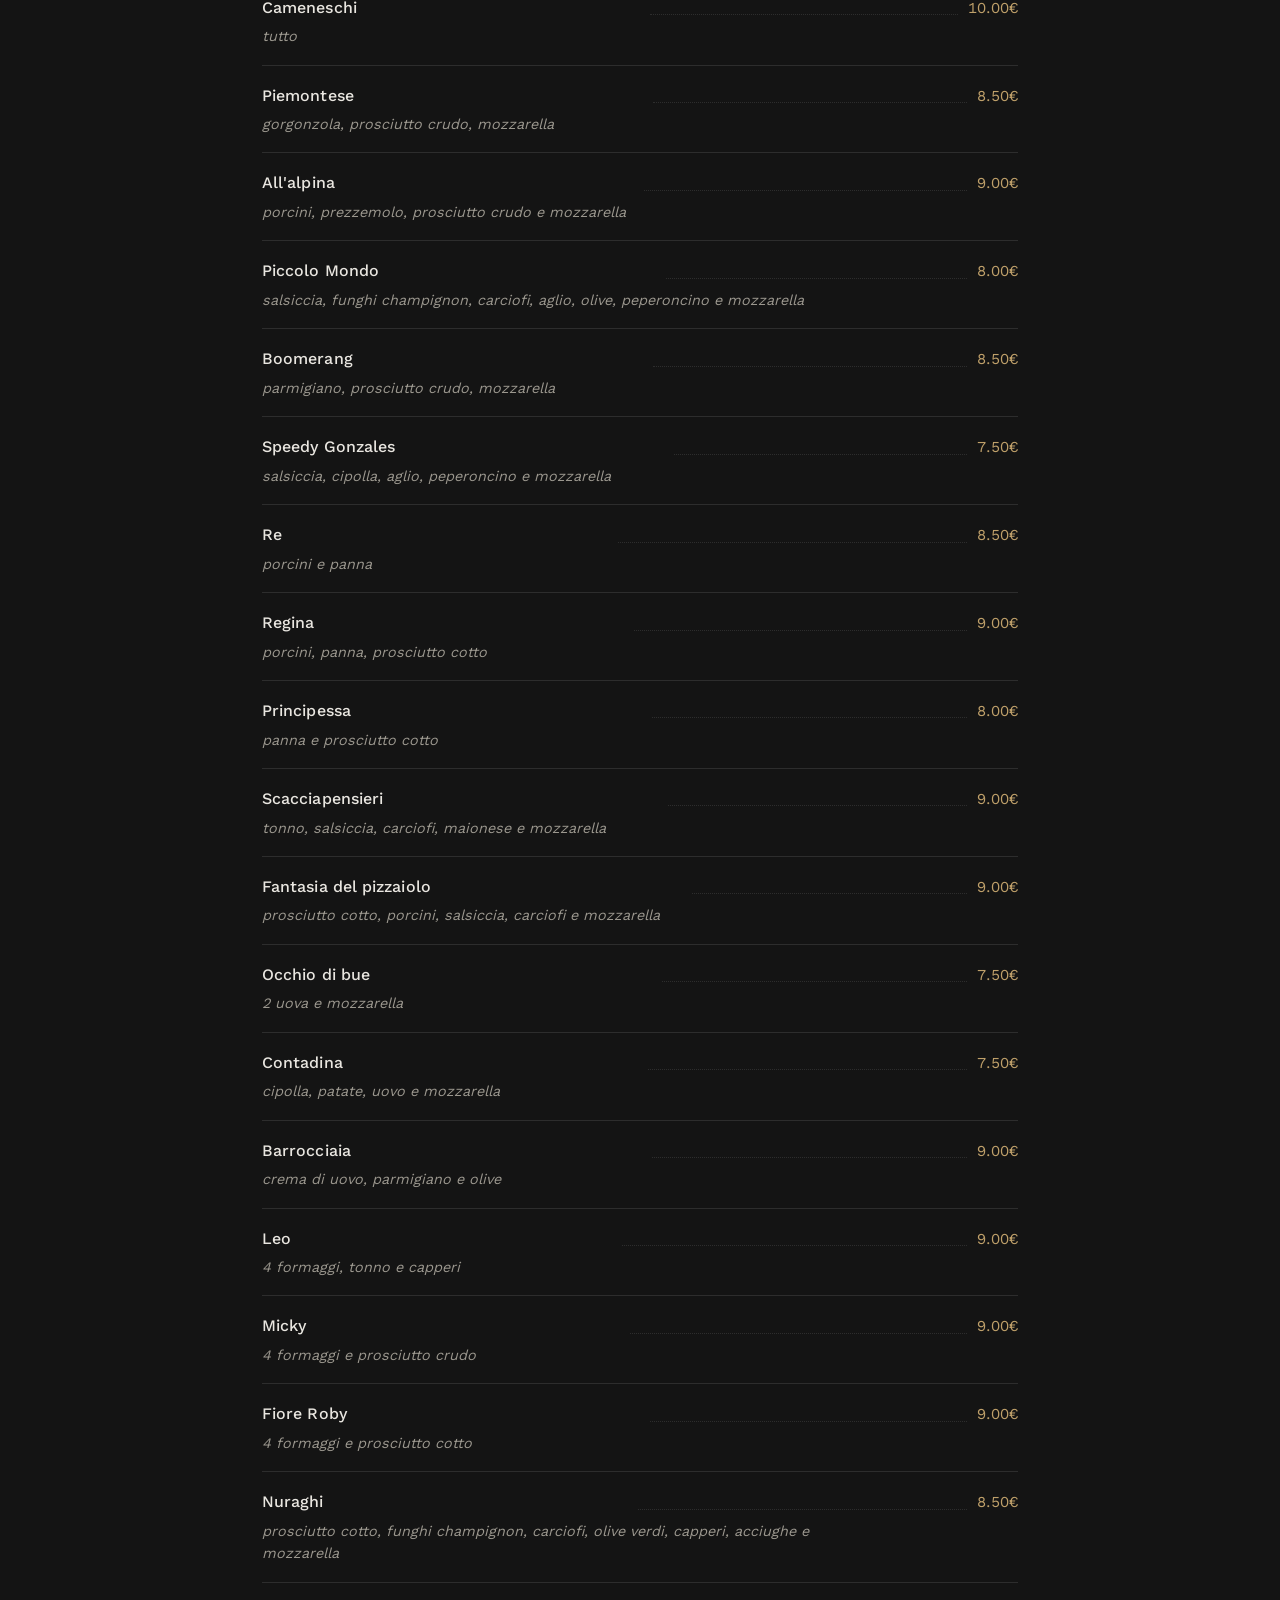
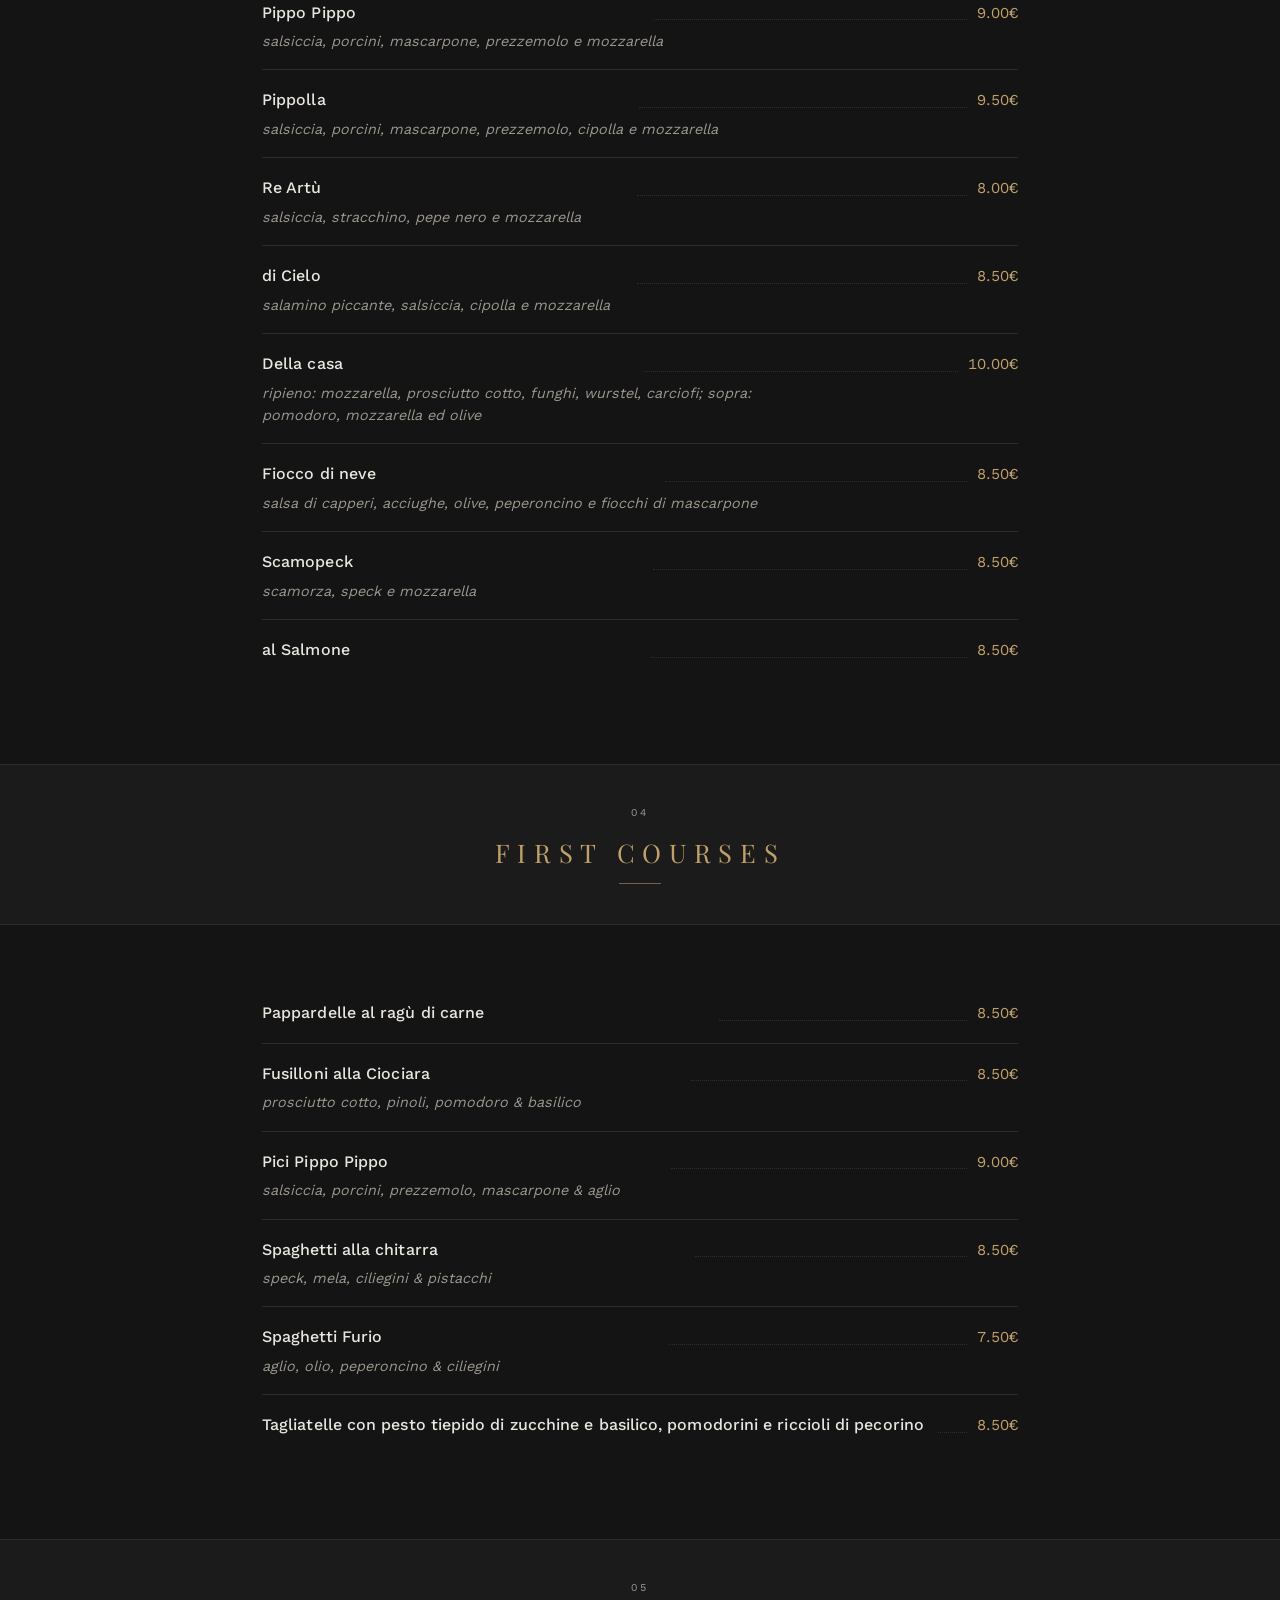
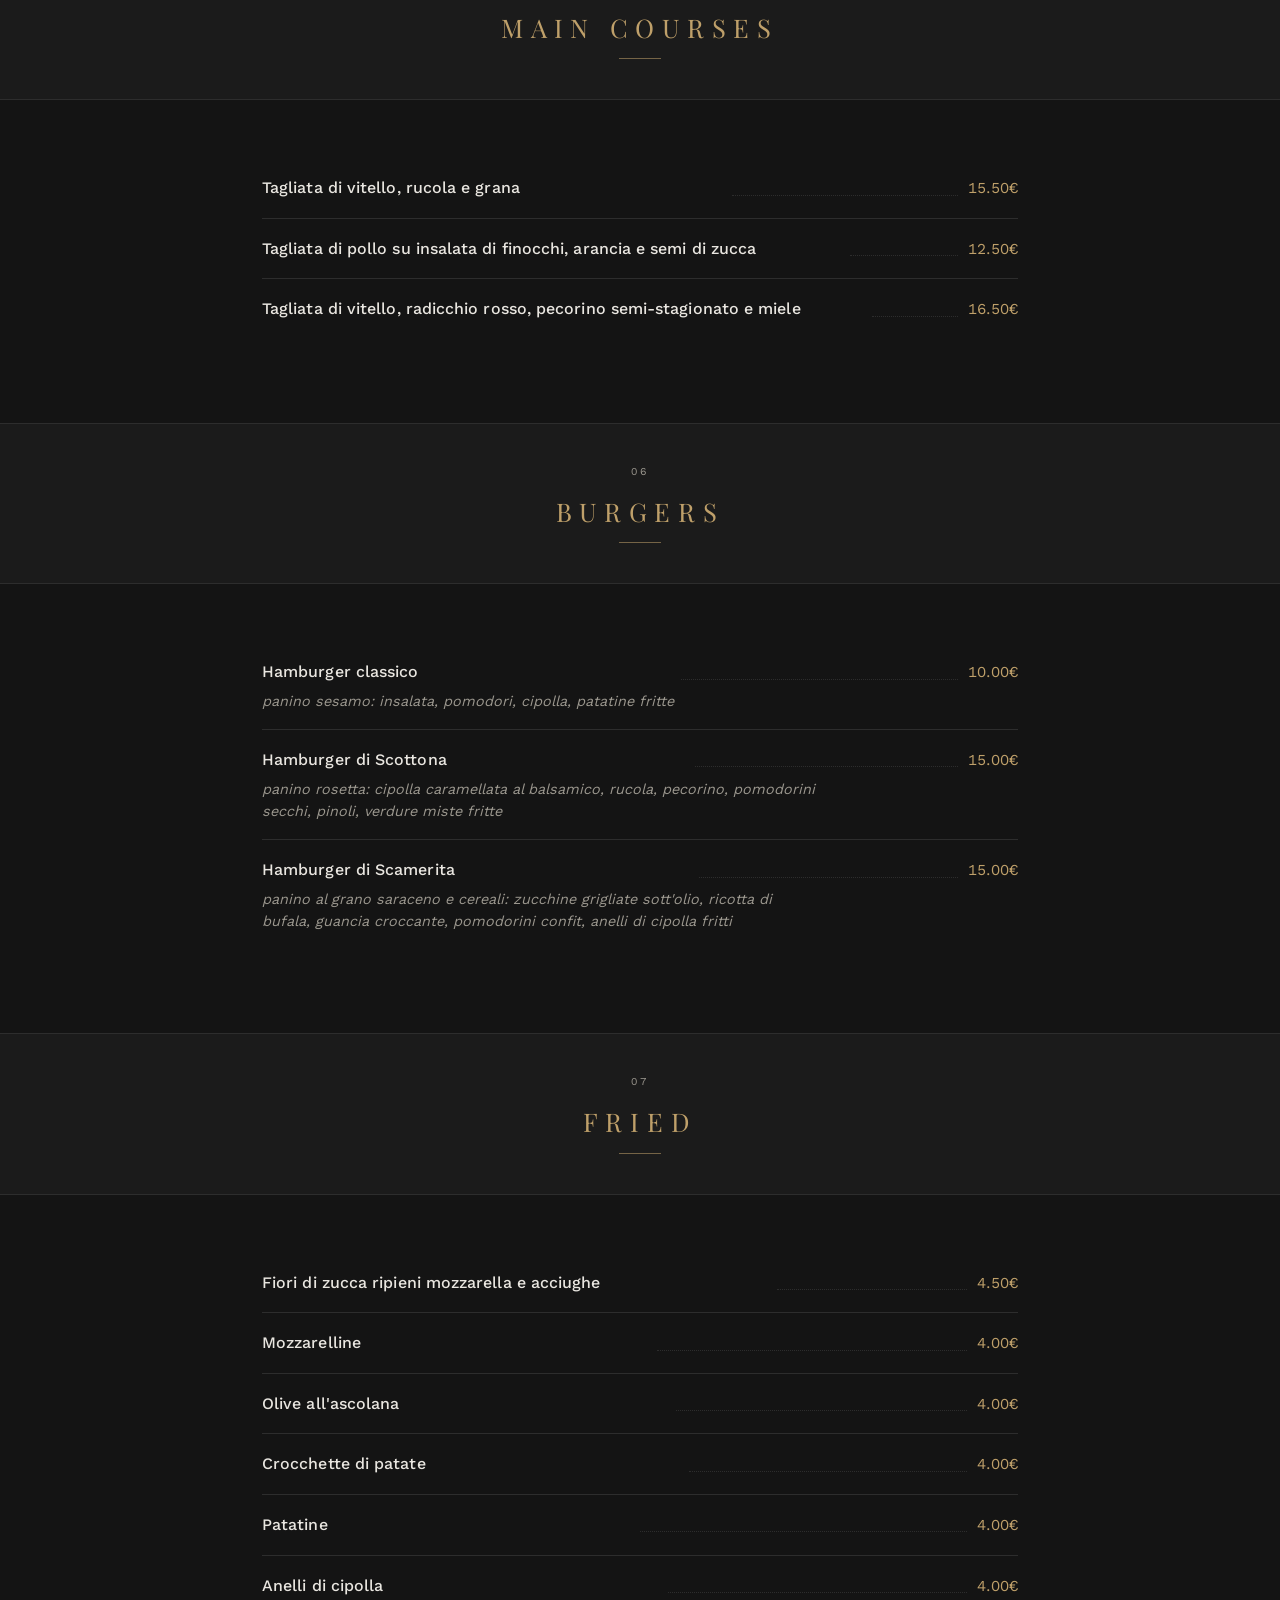
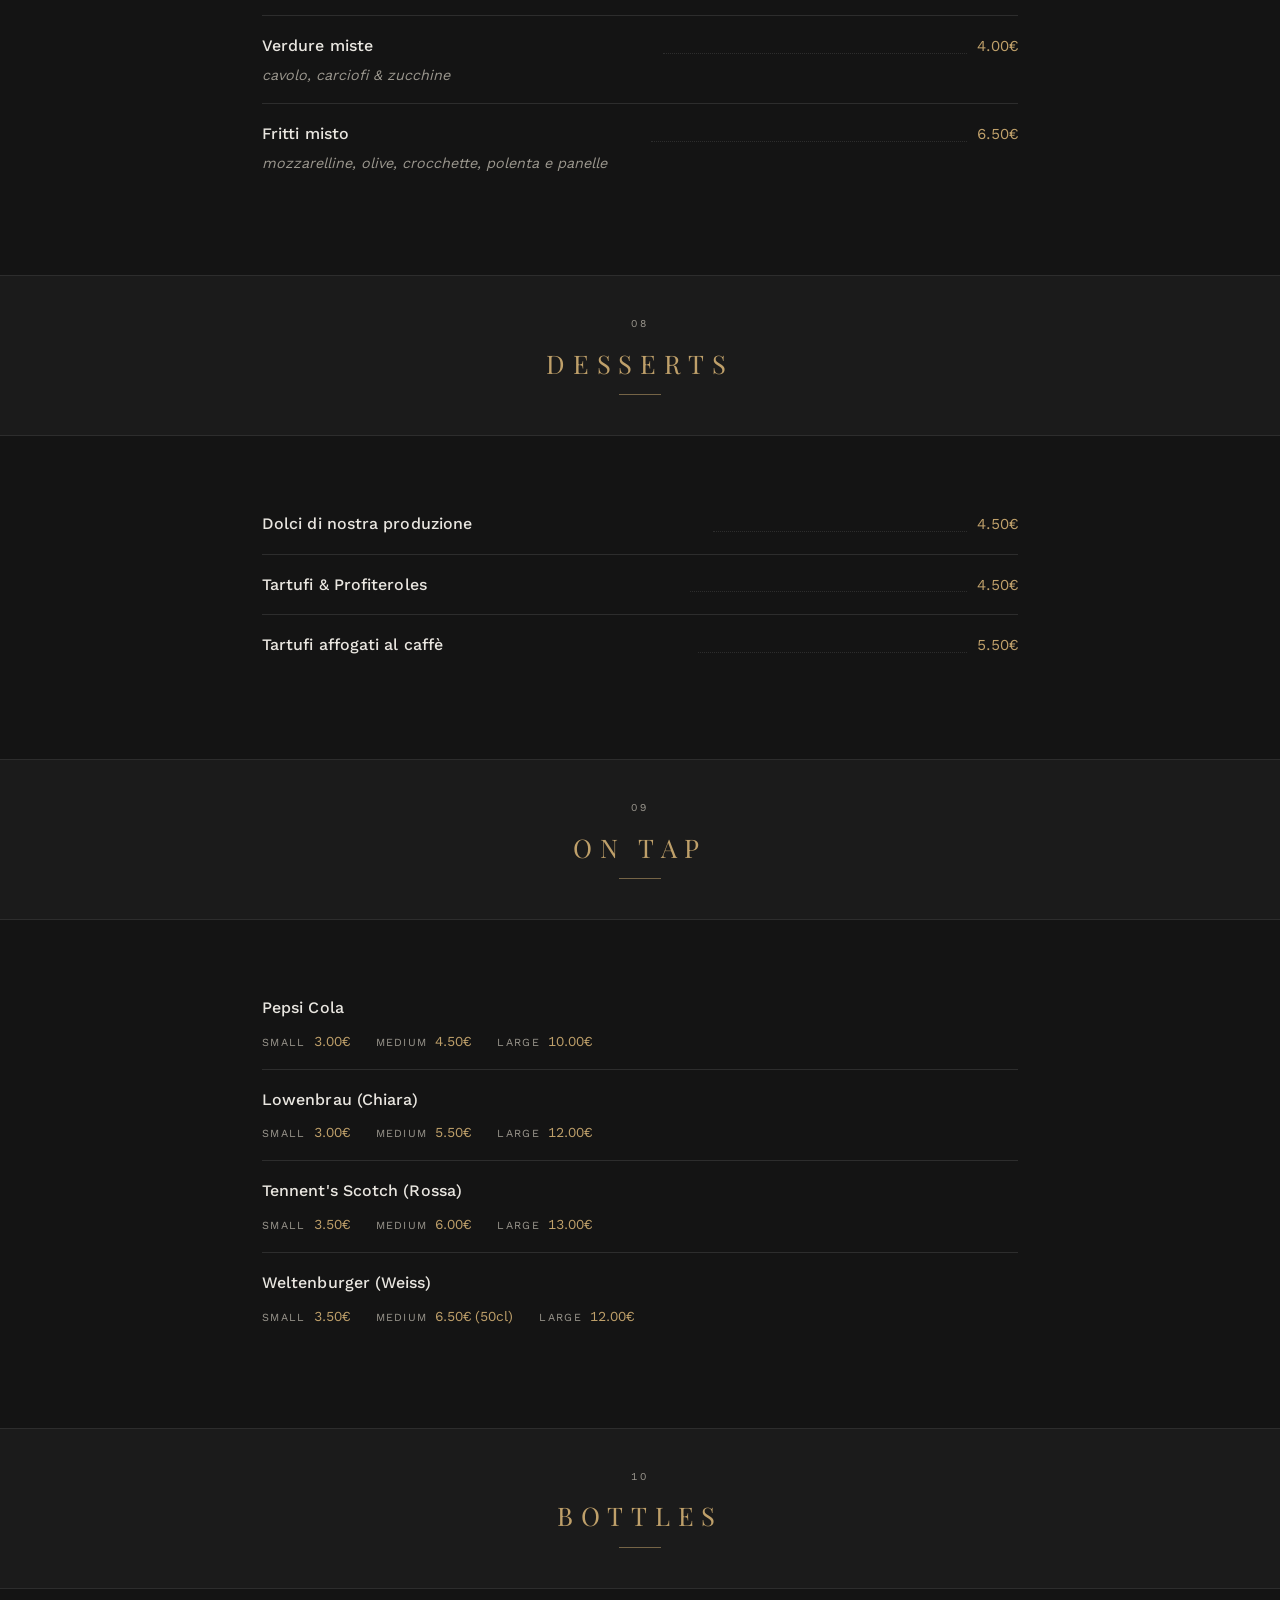
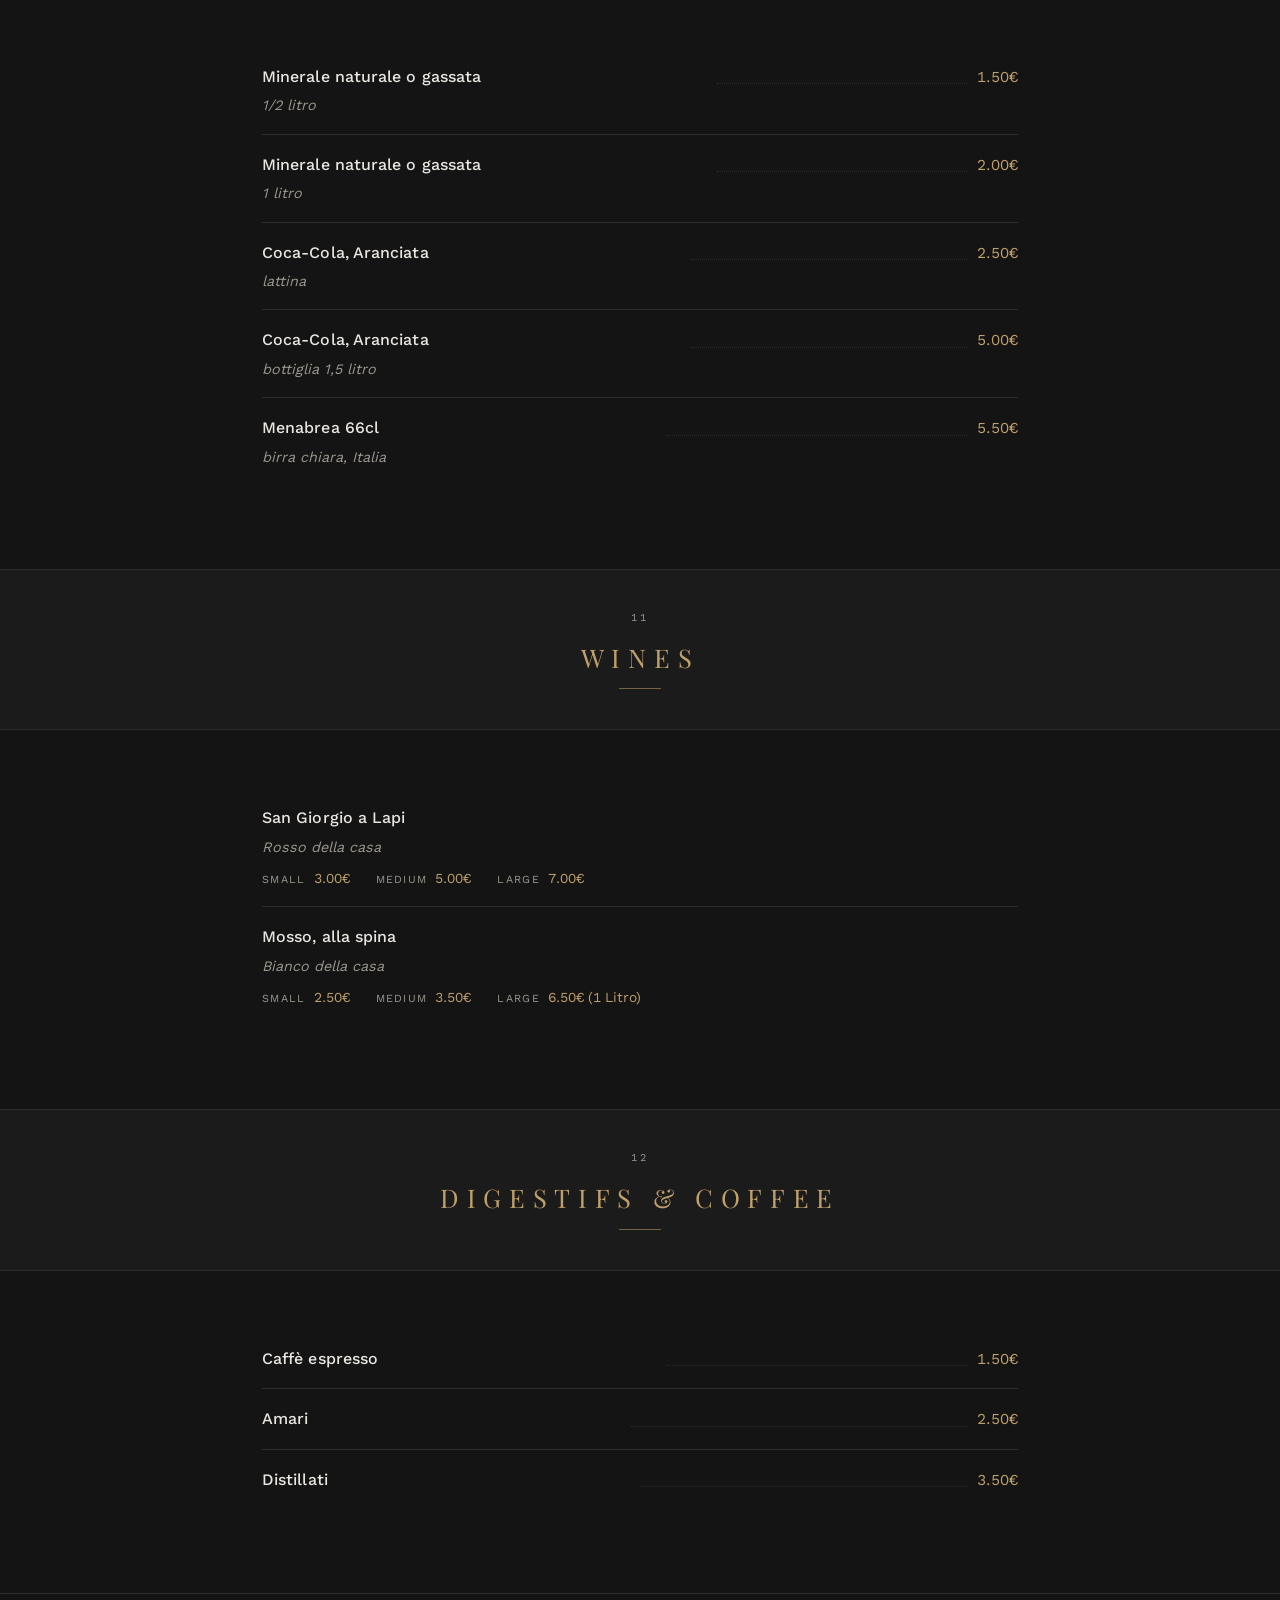
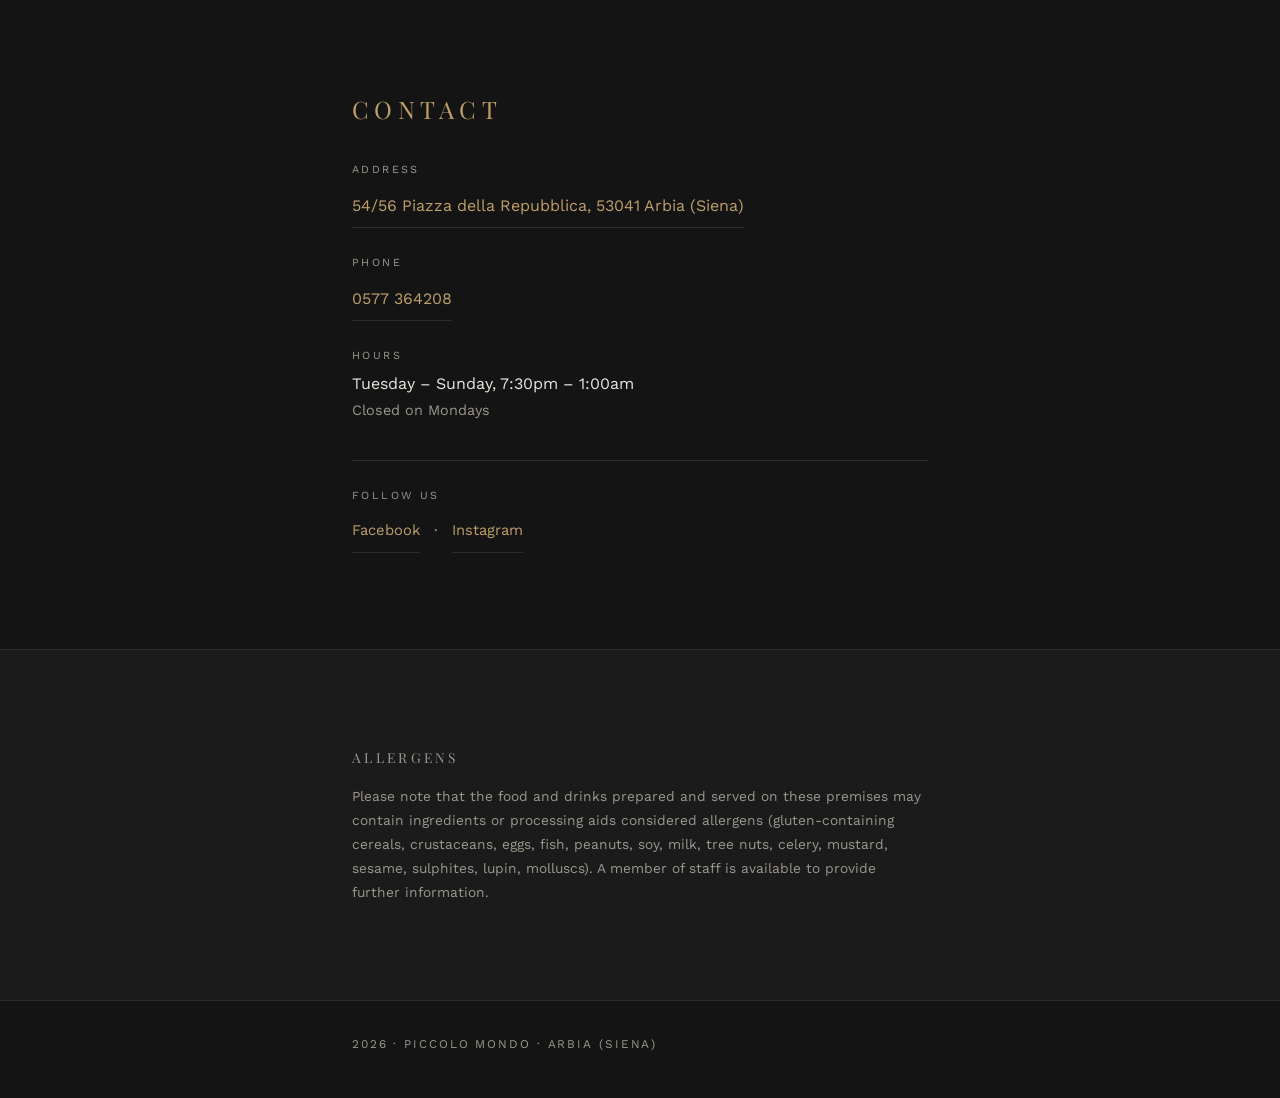
<file: 17-antracite/index.html>
<!doctype html>
<html lang="it">
<head>
<meta charset="utf-8">
<meta name="viewport" content="width=device-width, initial-scale=1">
<title>Piccolo Mondo — Pizzeria &amp; Trattoria, Arbia (Siena)</title>
<meta name="description" content="Piccolo Mondo — pizzeria e trattoria ad Arbia, Siena, dal 1985. Menu, orari e contatti.">
<link rel="stylesheet" href="style.css">
</head>
<body>

<a class="skip" href="#menu">Menu</a>

<header class="site-head">
  <div class="wrap head-inner">
    <a class="brand" href="#top">Piccolo&nbsp;Mondo</a>
    <nav class="nav" aria-label="Principale">
      <a href="#menu" data-i18n="nav_menu">Menu</a>
      <a href="#contatti" data-i18n="nav_contatti">Contatti</a>
      <a href="#allergeni" data-i18n="nav_allergeni">Allergeni</a>
    </nav>
    <div class="lang" role="group" id="lang-group" aria-label="Lingua">
      <span class="vh" id="lang-label" data-i18n="lang_toggle_label">Lingua</span>
      <button type="button" class="lang-btn" data-lang="it" aria-pressed="true">IT</button>
      <span class="lang-sep" aria-hidden="true">/</span>
      <button type="button" class="lang-btn" data-lang="en" aria-pressed="false">EN</button>
    </div>
  </div>
</header>

<noscript>
  <p class="noscript">Il menu di questo sito richiede JavaScript. Attivalo per consultarlo. — This site’s menu requires JavaScript.</p>
</noscript>

<main id="top">

  <section class="hero">
    <div class="wrap">
      <p class="eyebrow" data-i18n="hero_eyebrow">dal 1985</p>
      <h1 class="wordmark">Piccolo Mondo</h1>
      <p class="rule" aria-hidden="true"><span></span>◆<span></span></p>
      <p class="tagline" id="tagline">Pizzeria &amp; Trattoria dal 1985</p>
      <a class="cta" href="#menu" data-i18n="hero_cta">Scopri il menu</a>
    </div>
  </section>

  <section id="menu" aria-labelledby="menu-title">
    <h2 class="vh" id="menu-title" data-i18n="menu_title">Menu</h2>
    <div id="menu-body"></div>
  </section>

  <section id="contatti" class="block" aria-labelledby="contatti-title">
    <div class="wrap narrow">
      <h2 class="block-title" id="contatti-title" data-i18n="contatti_title">Contatti</h2>
      <dl class="contact" id="contact-list"></dl>
      <p class="follow">
        <span class="ctag" data-i18n="label_follow">Seguici</span>
        <a id="fb" href="#" rel="noopener">Facebook</a>
        <span aria-hidden="true">·</span>
        <a id="ig" href="#" rel="noopener">Instagram</a>
      </p>
    </div>
  </section>

  <section id="allergeni" class="block quiet" aria-labelledby="allergeni-title">
    <div class="wrap narrow">
      <h2 class="block-title small" id="allergeni-title" data-i18n="allergeni_title">Allergeni</h2>
      <p class="allergeni-text" data-i18n="allergeni_text"></p>
    </div>
  </section>

</main>

<footer class="site-foot">
  <div class="wrap narrow">
    <p><span id="foot-year">—</span> · Piccolo Mondo · Arbia (Siena)</p>
  </div>
</footer>

<script src="data.js"></script>
<script src="app.js"></script>
</body>
</html>
</file>
<file: 03-notte-elegante/style.css>
:root{
  --bg:#14120f;
  --bg-soft:#1c1a16;
  --line:#332e26;
  --gold:#c9a15a;
  --text:#ece6d9;
  --text-dim:#a9a196;
}
*{box-sizing:border-box;}
html{scroll-behavior:smooth;}
body{
  margin:0;
  background:var(--bg);
  color:var(--text);
  font-family:'Iowan Old Style','Palatino Linotype',Palatino,Georgia,serif;
  line-height:1.6;
}
.wrap{max-width:960px;margin:0 auto;padding:0 24px;}

.topbar{position:sticky;top:0;background:rgba(20,18,15,.9);backdrop-filter:blur(6px);border-bottom:1px solid var(--line);z-index:20;}
.topbar-inner{display:flex;justify-content:space-between;align-items:center;padding:18px 24px;}
.logo{color:var(--text);text-decoration:none;font-size:1.2rem;letter-spacing:.02em;}
.logo em{color:var(--gold);font-style:normal;}
.topbar nav a{color:var(--text-dim);text-decoration:none;margin-left:26px;font-size:0.92rem;letter-spacing:.03em;}
.topbar nav a:hover{color:var(--gold);}

.hero{padding:110px 24px 90px;text-align:center;border-bottom:1px solid var(--line);}
.eyebrow{color:var(--gold);letter-spacing:.25em;text-transform:uppercase;font-size:0.75rem;margin:0 0 18px;}
.hero h1{font-size:clamp(2.8rem,8vw,4.6rem);margin:0;font-weight:400;letter-spacing:.01em;}
.hero-sub{color:var(--text-dim);font-size:1.05rem;margin:16px 0 34px;}
.btn{display:inline-block;border:1px solid var(--gold);color:var(--gold);text-decoration:none;padding:12px 30px;font-size:0.9rem;letter-spacing:.08em;text-transform:uppercase;transition:.2s;}
.btn:hover{background:var(--gold);color:var(--bg);}

.menu-wrap{padding:80px 24px;}
.section-title{text-align:center;font-weight:400;font-size:1.9rem;margin:0 0 40px;color:var(--text);}

.tabs{display:flex;flex-wrap:wrap;justify-content:center;gap:10px 6px;margin-bottom:44px;}
.tab-btn{
  background:none;border:1px solid var(--line);color:var(--text-dim);
  font-family:inherit;font-size:0.85rem;letter-spacing:.04em;padding:9px 16px;
  cursor:pointer;transition:.2s;
}
.tab-btn:hover{border-color:var(--gold);color:var(--gold);}
.tab-btn.active{background:var(--gold);border-color:var(--gold);color:var(--bg);}

.panel{display:none;}
.panel.active{display:block;animation:fade .25s ease;}
@keyframes fade{from{opacity:0;}to{opacity:1;}}

.dish{padding:16px 0;border-top:1px solid var(--line);}
.dish:first-child{border-top:none;}
.dish-row{display:flex;align-items:baseline;gap:10px;}
.dish-name{font-size:1.08rem;}
.dish-dots{flex:1;border-bottom:1px dotted #4a4438;margin:0 4px;transform:translateY(-4px);}
.dish-price{color:var(--gold);white-space:nowrap;font-size:1rem;}
.dish-desc{color:var(--text-dim);font-size:0.88rem;margin-top:4px;font-style:italic;}
.dish-sizes{display:flex;gap:18px;color:var(--text-dim);font-size:0.85rem;margin-top:4px;}

.allergeni{background:var(--bg-soft);padding:60px 24px;border-top:1px solid var(--line);border-bottom:1px solid var(--line);}
.allergeni p{color:var(--text-dim);max-width:680px;margin:0 auto;font-size:0.92rem;text-align:center;}

.contatti{padding:80px 24px;}
.contatti-grid{display:flex;flex-wrap:wrap;justify-content:space-between;gap:36px;}
.label{color:var(--gold);font-size:0.78rem;text-transform:uppercase;letter-spacing:.08em;}
.contatti a{color:var(--text);}
.social{display:flex;flex-direction:column;gap:14px;align-self:center;}
.social a{border:1px solid var(--line);text-decoration:none;padding:10px 26px;text-align:center;}
.social a:hover{border-color:var(--gold);color:var(--gold);}

.footer{border-top:1px solid var(--line);padding:20px 24px;color:var(--text-dim);font-size:0.8rem;text-align:center;}

@media (max-width:600px){
  .topbar nav a{margin-left:14px;font-size:0.8rem;}
  .hero{padding:80px 20px 60px;}
  .contatti-grid{flex-direction:column;}
}
</file>
<file: 04-sera/style.css>
/* ============ Fonts ============ */
@font-face {
  font-family: "Cormorant Garamond";
  font-style: normal;
  font-weight: 300;
  font-display: swap;
  src: url("fonts/cormorant-300.woff2") format("woff2");
}
@font-face {
  font-family: "Cormorant Garamond";
  font-style: normal;
  font-weight: 400;
  font-display: swap;
  src: url("fonts/cormorant-400.woff2") format("woff2");
}
@font-face {
  font-family: "Cormorant Garamond";
  font-style: italic;
  font-weight: 400;
  font-display: swap;
  src: url("fonts/cormorant-400-italic.woff2") format("woff2");
}
@font-face {
  font-family: "Inter";
  font-style: normal;
  font-weight: 400;
  font-display: swap;
  src: url("fonts/inter-400.woff2") format("woff2");
}
@font-face {
  font-family: "Inter";
  font-style: normal;
  font-weight: 500;
  font-display: swap;
  src: url("fonts/inter-500.woff2") format("woff2");
}

/* ============ Tokens ============ */
:root {
  --bg: #161310;
  --bg-soft: #1e1a16;
  --line: #332c24;
  --accent: #c08f4e;
  --text: #efe8dc;
  --text-dim: #a79d90;
  --font-display: "Cormorant Garamond", Georgia, "Times New Roman", serif;
  --font-ui: "Inter", -apple-system, BlinkMacSystemFont, "Segoe UI", sans-serif;
  --header-h: 60px;
  --chip-h: 48px;
}

* { box-sizing: border-box; }

html {
  scroll-behavior: smooth;
}

@media (prefers-reduced-motion: reduce) {
  html { scroll-behavior: auto; }
  *, *::before, *::after {
    animation-duration: 0.001ms !important;
    animation-iteration-count: 1 !important;
    transition-duration: 0.001ms !important;
    scroll-behavior: auto !important;
  }
}

body {
  margin: 0;
  background: var(--bg);
  color: var(--text);
  font-family: var(--font-ui);
  font-size: 1rem;
  line-height: 1.6;
  overflow-x: hidden;
}

main {
  overflow-x: hidden;
}

a {
  color: inherit;
}

noscript {
  display: block;
  background: var(--accent);
  color: #161310;
  text-align: center;
  padding: 0.75rem 1rem;
  font-family: var(--font-ui);
  font-size: 0.9rem;
}

:focus-visible {
  outline: 2px solid var(--accent);
  outline-offset: 3px;
}

/* ============ Header ============ */
.site-header {
  position: sticky;
  top: 0;
  z-index: 50;
  background: rgba(22, 19, 16, 0.94);
  backdrop-filter: blur(6px);
  border-bottom: 1px solid var(--line);
}

.site-header__inner {
  height: var(--header-h);
  max-width: 1200px;
  margin: 0 auto;
  padding: 0 1.25rem;
  display: flex;
  align-items: center;
  justify-content: space-between;
  gap: 1rem;
}

.brand {
  font-family: var(--font-display);
  font-weight: 400;
  font-size: 1.35rem;
  letter-spacing: 0.02em;
  text-decoration: none;
  color: var(--text);
}

.lang-toggle {
  display: flex;
  gap: 0.25rem;
  border: 1px solid var(--line);
  border-radius: 999px;
  padding: 0.2rem;
}

.lang-btn {
  font-family: var(--font-ui);
  font-size: 0.75rem;
  letter-spacing: 0.08em;
  font-weight: 500;
  background: transparent;
  border: none;
  color: var(--text-dim);
  border-radius: 999px;
  padding: 0.4rem 0.75rem;
  min-height: 32px;
  min-width: 40px;
  cursor: pointer;
}

.lang-btn[aria-pressed="true"] {
  background: var(--accent);
  color: #161310;
}

/* Mobile chip nav (sticky, horizontal) */
.chip-nav {
  display: block;
  position: sticky;
  top: var(--header-h);
  z-index: 49;
  background: var(--bg);
  border-bottom: 1px solid var(--line);
}

.chip-nav__track {
  display: flex;
  gap: 0.5rem;
  overflow-x: auto;
  padding: 0.5rem 1rem;
  height: var(--chip-h);
  align-items: center;
  scrollbar-width: thin;
  -webkit-overflow-scrolling: touch;
}

.chip {
  flex: none;
  font-family: var(--font-ui);
  font-size: 0.8rem;
  letter-spacing: 0.05em;
  font-weight: 500;
  color: var(--text-dim);
  background: var(--bg-soft);
  border: 1px solid var(--line);
  border-radius: 999px;
  padding: 0.45rem 0.9rem;
  white-space: nowrap;
  cursor: pointer;
  min-height: 36px;
  text-decoration: none;
  display: inline-flex;
  align-items: center;
}

.chip.is-active {
  color: var(--accent);
  border-color: var(--accent);
}

/* ============ Hero ============ */
.hero {
  max-width: 780px;
  margin: 0 auto;
  padding: 5rem 1.25rem 4rem;
  text-align: center;
}

.eyebrow {
  font-family: var(--font-ui);
  font-size: 0.8rem;
  letter-spacing: 0.22em;
  text-transform: uppercase;
  color: var(--accent);
  margin: 0 0 1.25rem;
}

.hero__title {
  font-family: var(--font-display);
  font-weight: 400;
  font-size: clamp(3rem, 9vw, 5.5rem);
  line-height: 1.05;
  margin: 0 0 1.25rem;
  color: var(--text);
}

.hero__tagline {
  font-family: var(--font-display);
  font-style: italic;
  font-weight: 400;
  font-size: 1.25rem;
  color: var(--text-dim);
  margin: 0 0 2.5rem;
}

.cta {
  display: inline-flex;
  align-items: center;
  min-height: 44px;
  padding: 0.75rem 1.75rem;
  border: 1px solid var(--accent);
  border-radius: 2px;
  color: var(--accent);
  text-decoration: none;
  font-family: var(--font-ui);
  font-size: 0.85rem;
  letter-spacing: 0.1em;
  text-transform: uppercase;
  transition: background 0.2s ease, color 0.2s ease;
}

.cta:hover,
.cta:focus-visible {
  background: var(--accent);
  color: #161310;
}

/* ============ Menu layout ============ */
.menu-layout {
  max-width: 1200px;
  margin: 0 auto;
  padding: 0 1.25rem;
  display: flex;
  gap: 3rem;
  align-items: flex-start;
}

.rail {
  display: none;
}

.menu-content {
  flex: 1 1 auto;
  min-width: 0;
  padding-top: 3rem;
}

.section-title {
  font-family: var(--font-display);
  font-weight: 400;
  font-size: 2rem;
  margin: 0 0 1rem;
  padding-bottom: 1rem;
  border-bottom: 1px solid var(--line);
}

.category {
  margin: 0 0 4rem;
  scroll-margin-top: calc(var(--header-h) + var(--chip-h) + 1rem);
}

.category:last-child {
  margin-bottom: 0;
}

.category__title {
  font-family: var(--font-display);
  font-weight: 400;
  font-size: 2rem;
  margin: 0 0 1.5rem;
  padding-bottom: 0.75rem;
  border-bottom: 1px solid var(--line);
}

.item {
  margin: 0 0 1.15rem;
}

.item__row {
  display: flex;
  align-items: baseline;
  gap: 0.5rem;
}

.item__name {
  font-family: var(--font-display);
  font-weight: 400;
  font-size: 1.15rem;
  color: var(--text);
  flex: none;
}

.item__leader {
  flex: 1 1 auto;
  border-bottom: 1px dotted var(--line);
  height: 0;
  min-width: 1.5rem;
  transform: translateY(-0.35em);
}

.item__price {
  font-family: var(--font-ui);
  font-weight: 500;
  font-size: 0.95rem;
  color: var(--accent);
  flex: none;
  white-space: nowrap;
}

.item__description {
  font-family: var(--font-display);
  font-style: italic;
  font-weight: 400;
  font-size: 1rem;
  color: var(--text-dim);
  margin: 0.25rem 0 0;
}

/* Sized items (bibite / vini) */
.item--sized .item__sizes {
  display: flex;
  flex-wrap: wrap;
  gap: 0.35rem 1.25rem;
  margin-top: 0.35rem;
}

.item--sized .item__size {
  font-family: var(--font-ui);
  font-size: 0.85rem;
  color: var(--text-dim);
}

.item--sized .item__size .item__price {
  margin-left: 0.35rem;
}

/* ============ Contatti / Allergeni ============ */
.contatti,
.allergeni {
  max-width: 1200px;
  margin: 0 auto;
  padding: 6rem 1.25rem 0;
}

.allergeni {
  padding-bottom: 6rem;
}

.contatti__grid {
  display: grid;
  grid-template-columns: 1fr;
  gap: 1.5rem;
  margin-top: 1.5rem;
}

@media (min-width: 640px) {
  .contatti__grid {
    grid-template-columns: repeat(2, 1fr);
  }
}

.contatti__block dt {
  font-family: var(--font-ui);
  font-size: 0.75rem;
  letter-spacing: 0.14em;
  text-transform: uppercase;
  color: var(--accent);
  margin-bottom: 0.35rem;
}

.contatti__block dd {
  margin: 0 0 1.25rem;
  font-family: var(--font-display);
  font-size: 1.1rem;
  color: var(--text);
}

.contatti__block a {
  text-decoration: none;
  border-bottom: 1px solid var(--line);
}

.contatti__block a:hover {
  border-color: var(--accent);
}

.social-links {
  display: flex;
  gap: 1rem;
  margin-top: 0.25rem;
}

.social-links a {
  font-family: var(--font-ui);
  font-size: 0.9rem;
  color: var(--text);
  text-decoration: none;
  border-bottom: 1px solid var(--line);
  padding-bottom: 2px;
}

.social-links a:hover,
.social-links a:focus-visible {
  border-color: var(--accent);
  color: var(--accent);
}

.allergeni__text {
  font-family: var(--font-ui);
  font-size: 0.95rem;
  line-height: 1.7;
  color: var(--text-dim);
  max-width: 68ch;
}

/* ============ Footer ============ */
.site-footer {
  margin-top: 6rem;
  border-top: 1px solid var(--line);
  padding: 2.5rem 1.25rem;
  text-align: center;
}

.site-footer p {
  margin: 0;
  font-family: var(--font-ui);
  font-size: 0.8rem;
  color: var(--text-dim);
  letter-spacing: 0.04em;
}

/* ============ Desktop layout ============ */
@media (min-width: 900px) {
  .chip-nav {
    display: none;
  }

  .rail {
    display: block;
    position: sticky;
    top: calc(var(--header-h) + 2rem);
    width: 180px;
    flex: none;
    align-self: flex-start;
    padding-top: 3rem;
    max-height: calc(100vh - var(--header-h) - 4rem);
    overflow-y: auto;
  }

  .rail__inner {
    display: flex;
    flex-direction: column;
    gap: 0.85rem;
  }

  .rail__link {
    font-family: var(--font-ui);
    font-size: 0.82rem;
    letter-spacing: 0.06em;
    color: var(--text-dim);
    text-decoration: none;
    padding: 0.35rem 0;
    border-left: 2px solid transparent;
    padding-left: 0.85rem;
    min-height: 44px;
    display: flex;
    align-items: center;
  }

  .rail__link.is-active {
    color: var(--accent);
    border-left-color: var(--accent);
  }
}
</file>
<file: 05-notte-blu/style.css>
/* Piccolo Mondo — 05 Notte Blu: midnight blue + champagne */

@font-face {
  font-family: "Cormorant Garamond";
  font-style: normal;
  font-weight: 300;
  font-display: swap;
  src: url("fonts/cormorant-garamond-300-normal.woff2") format("woff2");
}
@font-face {
  font-family: "Cormorant Garamond";
  font-style: italic;
  font-weight: 400;
  font-display: swap;
  src: url("fonts/cormorant-garamond-400-italic.woff2") format("woff2");
}
@font-face {
  font-family: "Jost";
  font-style: normal;
  font-weight: 300;
  font-display: swap;
  src: url("fonts/jost-300-normal.woff2") format("woff2");
}
@font-face {
  font-family: "Jost";
  font-style: normal;
  font-weight: 400;
  font-display: swap;
  src: url("fonts/jost-400-normal.woff2") format("woff2");
}

:root {
  --bg: #0e141d;
  --bg-soft: #131b26;
  --line: #243040;
  --accent: #cdb894;
  --text: #e8e6e1;
  --text-dim: #9aa3ae;

  --font-serif: "Cormorant Garamond", Georgia, "Times New Roman", serif;
  --font-sans: "Jost", "Helvetica Neue", Arial, sans-serif;
}

* { box-sizing: border-box; }

html {
  background: var(--bg);
}

body {
  margin: 0;
  background: var(--bg);
  color: var(--text);
  font-family: var(--font-serif);
  font-weight: 300;
  font-size: 1.0625rem;
  line-height: 1.6;
  overflow-x: hidden;
}

noscript {
  display: block;
  background: #402a2a;
  color: #fff;
  text-align: center;
  padding: 0.75rem 1rem;
  font-family: var(--font-sans);
  font-size: 0.9rem;
}

a {
  color: var(--accent);
  text-decoration: none;
}

img { max-width: 100%; display: block; }

:focus-visible {
  outline: 2px solid var(--accent);
  outline-offset: 3px;
}

/* ---------- Header / Nav ---------- */

.site-header {
  position: sticky;
  top: 0;
  z-index: 20;
  background: rgba(14, 20, 29, 0.9);
  backdrop-filter: blur(6px);
  border-bottom: 1px solid var(--line);
}

.site-nav {
  max-width: 72rem;
  margin: 0 auto;
  display: flex;
  align-items: center;
  gap: 1rem;
  padding: 0.9rem 1.25rem;
  flex-wrap: wrap;
}

.brand {
  font-family: var(--font-serif);
  font-weight: 300;
  font-size: 1.15rem;
  color: var(--text);
  letter-spacing: 0.03em;
  margin-right: auto;
}

.nav-links {
  list-style: none;
  display: flex;
  gap: 1.25rem;
  margin: 0;
  padding: 0;
  flex-wrap: wrap;
}

.nav-links a {
  font-family: var(--font-sans);
  font-size: 0.78rem;
  text-transform: uppercase;
  letter-spacing: 0.14em;
  color: var(--text-dim);
  padding: 0.6rem 0.1rem;
  display: inline-block;
}

.nav-links a:hover,
.nav-links a:focus-visible {
  color: var(--accent);
}

.lang-toggle {
  display: flex;
  border: 1px solid var(--line);
  border-radius: 999px;
  overflow: hidden;
}

.lang-toggle button {
  font-family: var(--font-sans);
  font-size: 0.72rem;
  letter-spacing: 0.1em;
  background: transparent;
  color: var(--text-dim);
  border: none;
  padding: 0.55rem 0.85rem;
  min-height: 44px;
  min-width: 44px;
  cursor: pointer;
}

.lang-toggle button[aria-pressed="true"] {
  background: var(--accent);
  color: var(--bg);
}

/* ---------- Hero ---------- */

.hero {
  position: relative;
  height: 100vh;
  height: 100svh;
  display: flex;
  flex-direction: column;
  align-items: center;
  justify-content: center;
  text-align: center;
  padding: 1.5rem;
  background:
    radial-gradient(ellipse at 50% 30%, rgba(205, 184, 148, 0.08), transparent 60%),
    linear-gradient(180deg, #0b0f16 0%, var(--bg) 55%, #0a0e14 100%);
}

.hero-inner {
  max-width: 40rem;
}

.hero-wordmark {
  font-family: var(--font-serif);
  font-weight: 300;
  font-size: clamp(2.5rem, 9vw, 4.5rem);
  letter-spacing: 0.02em;
  margin: 0 0 1.5rem;
  color: var(--text);
}

.hero-rule {
  width: 5rem;
  height: 1px;
  background: var(--accent);
  margin: 0 auto 1.5rem;
}

.hero-eyebrow {
  font-family: var(--font-sans);
  font-size: 0.78rem;
  text-transform: uppercase;
  letter-spacing: 0.22em;
  color: var(--accent);
  margin: 0 0 0.5rem;
}

.hero-tagline {
  font-family: var(--font-serif);
  font-style: italic;
  font-weight: 400;
  color: var(--text-dim);
  margin: 0;
  font-size: 1.05rem;
}

.scroll-cue {
  position: absolute;
  bottom: 2.25rem;
  left: 50%;
  transform: translateX(-50%);
  font-family: var(--font-sans);
  font-size: 0.72rem;
  text-transform: uppercase;
  letter-spacing: 0.16em;
  color: var(--text-dim);
  display: flex;
  flex-direction: column;
  align-items: center;
  gap: 0.4rem;
  padding: 0.5rem;
  min-height: 44px;
}

.scroll-cue::after {
  content: "";
  width: 0.5rem;
  height: 0.5rem;
  border-right: 1px solid var(--accent);
  border-bottom: 1px solid var(--accent);
  transform: rotate(45deg);
  animation: cue-bounce 2s ease-in-out infinite;
}

@keyframes cue-bounce {
  0%, 100% { transform: rotate(45deg) translate(0, 0); }
  50% { transform: rotate(45deg) translate(3px, 3px); }
}

@media (prefers-reduced-motion: reduce) {
  .scroll-cue::after { animation: none; }
}

/* ---------- Sections ---------- */

main {
  max-width: 46rem;
  margin: 0 auto;
  padding: 0 1.25rem;
}

.section-title {
  font-family: var(--font-sans);
  font-weight: 400;
  font-size: 0.85rem;
  text-transform: uppercase;
  letter-spacing: 0.22em;
  color: var(--accent);
  text-align: center;
  margin: 4rem 0 2.5rem;
}

/* ---------- Accordion ---------- */

.accordion {
  margin-bottom: 2rem;
}

.accordion-item {
  border-bottom: 1px solid var(--line);
}

.accordion-header-wrap {
  position: relative;
  padding: 0.15rem 0;
}

.accordion-header-wrap::before,
.accordion-header-wrap::after {
  content: "";
  display: block;
  height: 1px;
  background: var(--line);
}

.accordion-header {
  width: 100%;
  display: flex;
  align-items: center;
  justify-content: space-between;
  gap: 1rem;
  background: transparent;
  border: none;
  color: var(--text);
  font-family: var(--font-sans);
  font-weight: 400;
  font-size: 0.92rem;
  text-transform: uppercase;
  letter-spacing: 0.18em;
  padding: 1.25rem 0.25rem;
  min-height: 44px;
  cursor: pointer;
  text-align: left;
}

.accordion-header:hover,
.accordion-header:focus-visible {
  color: var(--accent);
}

.accordion-icon {
  flex-shrink: 0;
  width: 1rem;
  height: 1rem;
  position: relative;
  transition: transform 0.3s ease;
}

.accordion-icon::before,
.accordion-icon::after {
  content: "";
  position: absolute;
  background: var(--accent);
  top: 50%;
  left: 50%;
}

.accordion-icon::before {
  width: 100%;
  height: 1px;
  transform: translate(-50%, -50%);
}

.accordion-icon::after {
  width: 1px;
  height: 100%;
  transform: translate(-50%, -50%);
  transition: opacity 0.3s ease;
}

.accordion-header[aria-expanded="true"] .accordion-icon::after {
  opacity: 0;
}

.accordion-panel-outer {
  display: grid;
  grid-template-rows: 0fr;
  transition: grid-template-rows 0.35s ease;
}

.accordion-panel-outer.is-open {
  grid-template-rows: 1fr;
}

.accordion-panel-inner {
  overflow: hidden;
}

@media (prefers-reduced-motion: reduce) {
  .accordion-panel-outer,
  .accordion-icon {
    transition-duration: 0s;
  }
}

.item-list {
  list-style: none;
  margin: 0;
  padding: 0 0.25rem 1.75rem;
}

.item-row {
  padding: 0.85rem 0;
  border-top: 1px solid rgba(255, 255, 255, 0.04);
}

.item-row:first-child {
  border-top: none;
}

.item-head {
  display: flex;
  align-items: baseline;
  gap: 0.5rem;
}

.item-name {
  font-family: var(--font-serif);
  font-weight: 300;
  font-size: 1.05rem;
  color: var(--text);
}

.item-dots {
  flex: 1;
  border-bottom: 1px dotted var(--line);
  margin-bottom: 0.35rem;
  min-width: 0.75rem;
}

.item-price {
  font-family: var(--font-sans);
  font-weight: 400;
  font-size: 0.9rem;
  color: var(--accent);
  white-space: nowrap;
}

.item-description {
  font-family: var(--font-serif);
  font-style: italic;
  font-weight: 400;
  color: var(--text-dim);
  font-size: 0.95rem;
  margin: 0.3rem 0 0;
}

.item-sizes {
  display: flex;
  gap: 1.1rem;
  flex-wrap: wrap;
  margin-top: 0.35rem;
}

.item-size {
  font-family: var(--font-sans);
  font-size: 0.78rem;
  color: var(--text-dim);
  display: flex;
  flex-direction: column;
  gap: 0.15rem;
}

.item-size .size-label {
  text-transform: uppercase;
  letter-spacing: 0.1em;
  font-size: 0.68rem;
  color: var(--text-dim);
}

.item-size .size-value {
  color: var(--accent);
  font-size: 0.85rem;
}

/* ---------- Contact ---------- */

.contact-grid {
  display: grid;
  grid-template-columns: repeat(auto-fit, minmax(13rem, 1fr));
  gap: 2rem;
  margin-bottom: 4rem;
}

.contact-item {
  display: flex;
  flex-direction: column;
  gap: 0.4rem;
}

.contact-label {
  font-family: var(--font-sans);
  font-size: 0.72rem;
  text-transform: uppercase;
  letter-spacing: 0.16em;
  color: var(--text-dim);
}

.contact-value {
  font-family: var(--font-serif);
  font-size: 1.05rem;
  color: var(--text);
}

a.contact-value:hover,
a.contact-value:focus-visible {
  color: var(--accent);
}

.contact-closed {
  font-family: var(--font-serif);
  font-style: italic;
  color: var(--text-dim);
  font-size: 0.9rem;
}

.social-links {
  display: flex;
  gap: 1rem;
}

.social-links a {
  font-family: var(--font-sans);
  font-size: 0.85rem;
  letter-spacing: 0.04em;
  padding: 0.5rem 0;
  min-height: 44px;
  display: inline-flex;
  align-items: center;
}

/* ---------- Allergeni ---------- */

.allergeni-section {
  padding-bottom: 3rem;
}

.allergeni-text {
  color: var(--text-dim);
  font-size: 0.95rem;
  max-width: 40rem;
  margin: 0 auto 2rem;
  text-align: left;
}

/* ---------- Footer ---------- */

.site-footer {
  border-top: 1px solid var(--line);
  text-align: center;
  padding: 2rem 1.25rem;
  font-family: var(--font-sans);
  font-size: 0.75rem;
  letter-spacing: 0.06em;
  color: var(--text-dim);
}
</file>
<file: 06-carta/style.css>
/* Piccolo Mondo — 06-carta: deep olive & sage, printed menu card */

@font-face {
  font-family: "EB Garamond";
  font-style: normal;
  font-weight: 400;
  font-display: swap;
  src: url("fonts/eb-garamond-400-normal.woff2") format("woff2");
}
@font-face {
  font-family: "EB Garamond";
  font-style: normal;
  font-weight: 500;
  font-display: swap;
  src: url("fonts/eb-garamond-500-normal.woff2") format("woff2");
}
@font-face {
  font-family: "EB Garamond";
  font-style: italic;
  font-weight: 400;
  font-display: swap;
  src: url("fonts/eb-garamond-400-italic.woff2") format("woff2");
}

:root {
  --bg: #171a15;
  --bg-soft: #1d211a;
  --line: #2f352a;
  --accent: #b9c39a;
  --text: #ece9df;
  --text-dim: #a3a396;
  --serif: "EB Garamond", "Iowan Old Style", "Palatino Linotype", Georgia, serif;
}

* { box-sizing: border-box; }

html {
  -webkit-text-size-adjust: 100%;
}

body {
  margin: 0;
  background: var(--bg);
  color: var(--text);
  font-family: var(--serif);
  font-size: 1.0625rem;
  line-height: 1.6;
  overflow-x: hidden;
}

noscript {
  display: block;
  background: #3a2a1a;
  color: #f4e9d8;
  text-align: center;
  padding: 0.75rem 1rem;
}

a {
  color: inherit;
}

/* Focus visibility */
a:focus-visible,
button:focus-visible {
  outline: 2px solid var(--accent);
  outline-offset: 3px;
}

/* ---------- Header ---------- */
.site-header {
  border-bottom: 1px solid var(--line);
  background: var(--bg);
  position: sticky;
  top: 0;
  z-index: 10;
}

.header-inner {
  max-width: 720px;
  margin: 0 auto;
  padding: 0.75rem 1.25rem;
  display: flex;
  align-items: center;
  justify-content: space-between;
  flex-wrap: wrap;
  gap: 0.5rem 1rem;
}

.wordmark {
  font-family: var(--serif);
  font-size: 1.05rem;
  font-weight: 500;
  letter-spacing: 0.04em;
  text-decoration: none;
  color: var(--text);
}

.main-nav {
  display: flex;
  gap: 1.25rem;
  flex-wrap: wrap;
}

.main-nav a {
  text-decoration: none;
  color: var(--text-dim);
  font-size: 0.95rem;
  letter-spacing: 0.03em;
  min-height: 44px;
  display: inline-flex;
  align-items: center;
}

.main-nav a:hover {
  color: var(--accent);
}

.lang-toggle {
  display: flex;
  border: 1px solid var(--line);
  border-radius: 3px;
  overflow: hidden;
}

.lang-toggle button {
  font-family: var(--serif);
  background: transparent;
  color: var(--text-dim);
  border: none;
  padding: 0.4rem 0.75rem;
  min-width: 44px;
  min-height: 44px;
  font-size: 0.85rem;
  letter-spacing: 0.06em;
  cursor: pointer;
}

.lang-toggle button + button {
  border-left: 1px solid var(--line);
}

.lang-toggle button[aria-pressed="true"] {
  background: var(--bg-soft);
  color: var(--accent);
}

/* ---------- Layout ---------- */
main {
  max-width: 720px;
  margin: 0 auto;
  padding: 0 1.25rem;
}

section {
  padding: 3.5rem 0;
}

/* ---------- Hero ---------- */
.hero {
  text-align: center;
  padding: 4rem 0 3rem;
}

.eyebrow {
  font-variant: small-caps;
  letter-spacing: 0.18em;
  color: var(--accent);
  font-size: 0.95rem;
  margin: 0 0 0.75rem;
}

.hero-title {
  font-family: var(--serif);
  font-weight: 500;
  font-size: clamp(2.2rem, 7vw, 3.2rem);
  margin: 0 0 1rem;
  letter-spacing: 0.01em;
}

.hero-tagline {
  color: var(--text-dim);
  font-style: italic;
  font-size: 1.05rem;
  margin: 0 auto 2rem;
  max-width: 32rem;
}

.hero-cta {
  display: inline-flex;
  align-items: center;
  justify-content: center;
  min-height: 44px;
  padding: 0.5rem 1.5rem;
  border: 1px solid var(--accent);
  border-radius: 3px;
  text-decoration: none;
  color: var(--accent);
  letter-spacing: 0.05em;
  font-size: 0.95rem;
  transition: background-color 0.2s ease, color 0.2s ease;
}

.hero-cta:hover {
  background: var(--accent);
  color: var(--bg);
}

/* ---------- Section titles (top-level) ---------- */
.section-title {
  text-align: center;
  font-variant: small-caps;
  letter-spacing: 0.14em;
  font-weight: 500;
  font-size: 1.6rem;
  margin: 0 0 2.5rem;
}

/* ---------- Category headings: hairline-flanked, centered ---------- */
.category {
  margin: 0 0 3rem;
}

.category-heading {
  display: flex;
  align-items: center;
  gap: 1rem;
  margin: 0 0 1.5rem;
}

.category-heading hr {
  flex: 1 1 auto;
  border: none;
  border-top: 1px solid var(--line);
  margin: 0;
}

.category-heading span {
  font-variant: small-caps;
  letter-spacing: 0.16em;
  font-weight: 500;
  font-size: 1.15rem;
  color: var(--text);
  white-space: nowrap;
  flex: 0 0 auto;
}

/* Typographic divider between food and drink groups */
.group-divider {
  text-align: center;
  color: var(--text-dim);
  font-size: 1rem;
  letter-spacing: 0.3em;
  margin: 3.5rem 0;
  opacity: 0.7;
}

/* ---------- Dish grid ---------- */
.dish-grid {
  display: grid;
  grid-template-columns: 1fr;
  gap: 0.9rem 2rem;
}

@media (min-width: 820px) {
  .dish-grid {
    grid-template-columns: 1fr 1fr;
  }
}

.dish {
  break-inside: avoid;
}

.dish-row {
  display: flex;
  align-items: baseline;
  gap: 0.4rem;
}

.dish-name {
  white-space: normal;
}

.dish-leader {
  flex: 1 1 auto;
  border-bottom: 1px dotted var(--line);
  min-width: 0.75rem;
  margin-bottom: 0.3em;
}

.dish-price {
  flex: 0 0 auto;
  color: var(--accent);
  font-variant-numeric: tabular-nums;
  white-space: nowrap;
}

.dish-description {
  color: var(--text-dim);
  font-style: italic;
  font-size: 0.9rem;
  margin: 0.15rem 0 0;
}

/* Sized items (bibite, vini) */
.dish-sizes {
  display: flex;
  flex-wrap: wrap;
  gap: 0.15rem 1rem;
  margin-top: 0.2rem;
  font-size: 0.9rem;
  color: var(--text-dim);
}

.dish-sizes .size-item {
  white-space: nowrap;
}

.dish-sizes .size-label {
  font-variant: small-caps;
  letter-spacing: 0.03em;
  margin-right: 0.25em;
}

.dish-sizes .size-value {
  color: var(--accent);
}

/* ---------- Info sections (contatti / allergeni) ---------- */
.info-section {
  text-align: center;
}

.contact-list {
  margin: 0 0 2rem;
  display: flex;
  flex-direction: column;
  gap: 1rem;
  align-items: center;
}

.contact-list div {
  margin: 0;
}

.contact-list dt {
  font-variant: small-caps;
  letter-spacing: 0.12em;
  color: var(--accent);
  font-size: 0.85rem;
  margin: 0 0 0.2rem;
}

.contact-list dd {
  margin: 0;
  color: var(--text);
}

.contact-list a {
  text-decoration: none;
  border-bottom: 1px dotted var(--text-dim);
}

.social-links {
  display: flex;
  justify-content: center;
  gap: 1.5rem;
}

.social-links a {
  text-decoration: none;
  color: var(--text-dim);
  letter-spacing: 0.05em;
  font-size: 0.95rem;
  min-height: 44px;
  display: inline-flex;
  align-items: center;
  border-bottom: 1px solid transparent;
}

.social-links a:hover {
  color: var(--accent);
  border-bottom-color: var(--accent);
}

.allergeni-text {
  color: var(--text-dim);
  font-size: 0.92rem;
  line-height: 1.7;
  max-width: 34rem;
  margin: 0 auto;
}

/* ---------- Footer ---------- */
.site-footer {
  text-align: center;
  padding: 2.5rem 1.25rem 3.5rem;
  border-top: 1px solid var(--line);
  color: var(--text-dim);
  font-size: 0.85rem;
  letter-spacing: 0.04em;
}

/* ---------- Motion ---------- */
@media (prefers-reduced-motion: reduce) {
  * {
    transition: none !important;
    animation: none !important;
    scroll-behavior: auto !important;
  }
}

html {
  scroll-behavior: smooth;
}
</file>
<file: 08-oliva/style.css>
/* Piccolo Mondo — 08-oliva — deep olive + sage, "chapter" rhythm */

@font-face{font-family:"EB Garamond";src:url("fonts/eb-garamond-400-normal.woff2") format("woff2");font-weight:400;font-style:normal;font-display:swap}
@font-face{font-family:"EB Garamond";src:url("fonts/eb-garamond-500-normal.woff2") format("woff2");font-weight:500;font-style:normal;font-display:swap}
@font-face{font-family:"EB Garamond";src:url("fonts/eb-garamond-400-italic.woff2") format("woff2");font-weight:400;font-style:italic;font-display:swap}
@font-face{font-family:"Inter";src:url("fonts/inter-400-normal.woff2") format("woff2");font-weight:400;font-style:normal;font-display:swap}
@font-face{font-family:"Inter";src:url("fonts/inter-500-normal.woff2") format("woff2");font-weight:500;font-style:normal;font-display:swap}

:root{
  --bg:#171a15;
  --bg-soft:#1d211a;
  --line:#2f352a;
  --accent:#b9c39a;
  --text:#ece9df;
  --text-dim:#a3a396;

  --serif:"EB Garamond",Georgia,"Times New Roman",serif;
  --sans:"Inter",system-ui,-apple-system,"Segoe UI",sans-serif;

  --page:860px;
  --pad:clamp(20px,5vw,40px);
  --chapter-gap:clamp(72px,10vw,120px);
  --head-h:70px;
}

*,*::before,*::after{box-sizing:border-box}
html{-webkit-text-size-adjust:100%;scroll-behavior:smooth}
body{
  margin:0;
  background:var(--bg);
  color:var(--text);
  font-family:var(--serif);
  font-size:clamp(1.0625rem,0.99rem + 0.36vw,1.1875rem);
  line-height:1.62;
  overflow-x:hidden;
  -webkit-font-smoothing:antialiased;
}
img{max-width:100%}
a{color:inherit}

:focus-visible{
  outline:2px solid var(--accent);
  outline-offset:3px;
  border-radius:2px;
}

.skip{
  position:absolute;left:-9999px;top:0;z-index:60;
  background:var(--bg-soft);color:var(--text);
  padding:12px 18px;font-family:var(--sans);font-size:.85rem;
  border:1px solid var(--line);
}
.skip:focus{left:12px;top:12px}

/* ---------- header ---------- */

.site-head{
  position:sticky;top:0;z-index:40;
  background:rgba(23,26,21,.93);
  border-bottom:1px solid var(--line);
  backdrop-filter:blur(8px);
}
.head-inner{
  max-width:var(--page);
  margin:0 auto;
  padding:0 var(--pad);
  min-height:var(--head-h);
  display:flex;align-items:center;flex-wrap:wrap;
  gap:.5rem 1.25rem;
}
.head-mark{
  font-family:var(--serif);
  font-size:1.05rem;
  letter-spacing:.13em;
  text-transform:uppercase;
  text-decoration:none;
  color:var(--text);
  margin-right:auto;
  padding:12px 0;
  min-height:44px;
  display:flex;align-items:center;
}
.head-nav{display:flex;gap:.35rem}
.head-nav a{
  font-family:var(--sans);
  font-size:.72rem;
  letter-spacing:.15em;
  text-transform:uppercase;
  color:var(--text-dim);
  text-decoration:none;
  padding:12px .55rem;
  min-height:44px;
  display:inline-flex;align-items:center;
}
.head-nav a:hover{color:var(--text)}
.head-nav a[aria-current="true"]{color:var(--accent)}

.lang{display:flex;align-items:center;gap:.15rem}
.lang-label{position:absolute;width:1px;height:1px;overflow:hidden;clip:rect(0 0 0 0)}
.lang-sep{color:var(--line);font-family:var(--sans);font-size:.7rem}
.lang-btn{
  appearance:none;background:none;border:0;
  font-family:var(--sans);font-size:.72rem;letter-spacing:.14em;
  color:var(--text-dim);
  padding:12px .45rem;min-height:44px;min-width:44px;
  cursor:pointer;
}
.lang-btn[aria-pressed="true"]{color:var(--accent)}
.lang-btn:hover{color:var(--text)}

/* ---------- shared layout ---------- */

main{
  max-width:var(--page);
  margin:0 auto;
  padding:0 var(--pad);
}
section[id]{scroll-margin-top:calc(var(--head-h) + 14px)}

/* ---------- hero ---------- */

.hero{
  text-align:center;
  padding:clamp(72px,17vw,150px) 0 clamp(64px,12vw,104px);
}
.hero-eyebrow{
  margin:0 0 clamp(20px,4vw,30px);
  font-family:var(--sans);
  font-size:.72rem;
  letter-spacing:.34em;
  text-transform:uppercase;
  color:var(--accent);
}
.wordmark{
  margin:0;
  font-weight:400;
  font-size:clamp(2.9rem,12vw,5.25rem);
  line-height:1.04;
  letter-spacing:.005em;
}
.hero-tagline{
  margin:clamp(18px,3.5vw,26px) auto 0;
  max-width:26ch;
  font-style:italic;
  font-size:clamp(1.05rem,3.4vw,1.3rem);
  color:var(--text-dim);
}
.hero-mark{
  margin:clamp(28px,5vw,42px) 0;
  color:var(--line);
  font-size:.7rem;
  letter-spacing:.3em;
}
.cta{
  display:inline-flex;align-items:center;justify-content:center;
  min-height:48px;
  padding:0 2.1rem;
  border:1px solid var(--line);
  color:var(--accent);
  font-family:var(--sans);
  font-size:.74rem;
  letter-spacing:.2em;
  text-transform:uppercase;
  text-decoration:none;
  transition:border-color .25s ease,background-color .25s ease;
}
.cta:hover{border-color:var(--accent);background:var(--bg-soft)}

.noscript{
  margin:0 0 2rem;
  padding:1rem 1.15rem;
  border:1px solid var(--line);
  background:var(--bg-soft);
  font-size:.95rem;
  color:var(--text-dim);
}

/* ---------- section titles ---------- */

.section-title{
  margin:0;
  text-align:center;
  font-weight:400;
  font-size:clamp(.78rem,2.4vw,.86rem);
  letter-spacing:.42em;
  text-indent:.42em;
  text-transform:uppercase;
  font-family:var(--sans);
  color:var(--text-dim);
}

.rule{
  display:flex;align-items:center;gap:1rem;
  margin:1.6rem 0 0;
}
.rule span{flex:1 1 0;height:1px;background:var(--line)}
.rule i{
  font-style:normal;
  color:var(--line);
  font-size:.58rem;
  line-height:1;
}

/* ---------- menu: chapters ---------- */

.menu{padding-top:clamp(28px,6vw,48px)}

.chapter{
  margin-top:var(--chapter-gap);
  padding-top:0;
}
.chapter:first-child{margin-top:clamp(44px,7vw,72px)}
.chapter-head{margin:0 0 clamp(30px,4.5vw,44px)}
.chapter-title{
  margin:0;
  text-align:center;
  font-family:var(--serif);
  font-weight:400;
  font-size:clamp(1.55rem,6vw,2.2rem);
  line-height:1.2;
  letter-spacing:.2em;
  text-indent:.2em;
  text-transform:uppercase;
  color:var(--text);
}
.chapter-title .cap{color:var(--accent)}
.chapter-rule{
  margin:clamp(18px,2.6vw,24px) auto 0;
  height:1px;
  background:linear-gradient(90deg,transparent,var(--line) 18%,var(--line) 82%,transparent);
}

.dishes{
  display:grid;
  grid-template-columns:1fr;
  row-gap:clamp(24px,4vw,30px);
}
@media (min-width:820px){
  .dishes{
    grid-template-columns:1fr 1fr;
    column-gap:56px;
    row-gap:34px;
  }
}

.dish-line{
  display:flex;
  align-items:flex-end;
  gap:.55rem;
}
.dish-name{
  flex:0 1 auto;
  min-width:0;
  font-size:1.02em;
  line-height:1.45;
  overflow-wrap:break-word;
}
.dish-dots{
  flex:1 1 1.5rem;
  min-width:1.25rem;
  height:0;
  margin-bottom:.42em;
  border-bottom:1px dotted var(--line);
}
.dish-price{
  flex:0 0 auto;
  font-family:var(--sans);
  font-size:.86rem;
  line-height:1.72;
  font-variant-numeric:tabular-nums;
  color:var(--accent);
  white-space:nowrap;
}
.dish-desc{
  margin:.3rem 0 0;
  font-style:italic;
  font-size:.94em;
  line-height:1.5;
  color:var(--text-dim);
  max-width:46ch;
}

/* sized items (bibite, vini) */
.dish--sized .dish-name{flex:1 1 auto}
.sizes{
  display:flex;flex-wrap:wrap;
  gap:.35rem 1.5rem;
  margin:.5rem 0 0;
  padding:0;
  list-style:none;
}
.sizes li{display:flex;align-items:baseline;gap:.5rem}
.size-label{
  font-family:var(--sans);
  font-size:.64rem;
  letter-spacing:.16em;
  text-transform:uppercase;
  color:var(--text-dim);
}
.size-price{
  font-family:var(--sans);
  font-size:.86rem;
  font-variant-numeric:tabular-nums;
  color:var(--accent);
}

/* ---------- contatti ---------- */

.contatti{
  margin-top:calc(var(--chapter-gap) * 1.15);
  padding-top:clamp(40px,6vw,60px);
  border-top:1px solid var(--line);
}
.facts{
  margin:clamp(36px,5vw,52px) 0 0;
  display:grid;
  grid-template-columns:1fr;
  gap:clamp(26px,4vw,34px);
  text-align:center;
}
@media (min-width:720px){
  .facts{grid-template-columns:repeat(2,1fr);gap:clamp(34px,4vw,44px) 56px}
}
.facts dt{
  font-family:var(--sans);
  font-size:.66rem;
  letter-spacing:.24em;
  text-transform:uppercase;
  color:var(--text-dim);
  margin-bottom:.6rem;
}
.facts dd{margin:0;font-size:1.02rem;line-height:1.55}
.facts a{
  color:var(--accent);
  text-decoration:none;
  border-bottom:1px solid var(--line);
  display:inline-flex;align-items:center;
  min-height:44px;
  padding:0 .1rem;
}
.facts a:hover{border-bottom-color:var(--accent)}
.facts .muted{display:block;color:var(--text-dim);font-style:italic;font-size:.95rem;margin-top:.2rem}
.socials{display:flex;flex-wrap:wrap;gap:0 1.6rem;justify-content:center}

/* ---------- allergeni ---------- */

.allergeni{
  margin-top:clamp(56px,8vw,90px);
  padding:clamp(26px,4vw,34px) clamp(20px,4vw,32px);
  background:var(--bg-soft);
  border:1px solid var(--line);
}
.quiet-title{
  margin:0 0 .9rem;
  font-family:var(--sans);
  font-weight:500;
  font-size:.66rem;
  letter-spacing:.24em;
  text-transform:uppercase;
  color:var(--text-dim);
  text-align:center;
}
.quiet-text{
  margin:0;
  font-size:.9rem;
  line-height:1.66;
  color:var(--text-dim);
  text-align:center;
  max-width:70ch;
  margin-inline:auto;
}

/* ---------- footer ---------- */

.site-foot{
  max-width:var(--page);
  margin:clamp(64px,9vw,110px) auto 0;
  padding:clamp(34px,5vw,46px) var(--pad) clamp(46px,7vw,64px);
  border-top:1px solid var(--line);
  text-align:center;
}
.foot-mark{
  margin:0 0 .55rem;
  font-size:.82rem;
  letter-spacing:.28em;
  text-indent:.28em;
  text-transform:uppercase;
  color:var(--text-dim);
}
.foot-line{
  margin:0;
  font-family:var(--sans);
  font-size:.7rem;
  letter-spacing:.14em;
  color:var(--text-dim);
}

@media (prefers-reduced-motion:reduce){
  html{scroll-behavior:auto}
  *,*::before,*::after{
    transition:none !important;
    animation:none !important;
    scroll-behavior:auto !important;
  }
}
</file>
<file: 09-bosco/style.css>
/* Piccolo Mondo — 09-bosco
   Pine green + pale gold. Alternating full-bleed tinted bands. */

@font-face {
  font-family: 'Lora';
  src: url('fonts/lora-400-normal.woff2') format('woff2');
  font-weight: 400; font-style: normal; font-display: swap;
}
@font-face {
  font-family: 'Lora';
  src: url('fonts/lora-500-normal.woff2') format('woff2');
  font-weight: 500; font-style: normal; font-display: swap;
}
@font-face {
  font-family: 'Lora';
  src: url('fonts/lora-400-italic.woff2') format('woff2');
  font-weight: 400; font-style: italic; font-display: swap;
}
@font-face {
  font-family: 'Jost';
  src: url('fonts/jost-300-normal.woff2') format('woff2');
  font-weight: 300; font-style: normal; font-display: swap;
}
@font-face {
  font-family: 'Jost';
  src: url('fonts/jost-400-normal.woff2') format('woff2');
  font-weight: 400; font-style: normal; font-display: swap;
}

:root {
  --bg: #101613;
  --bg-soft: #161f1a;
  --line: #26332c;
  --accent: #d8c48a;
  --text: #e9e7df;
  --text-dim: #9aa79d;

  --serif: 'Lora', Georgia, 'Times New Roman', serif;
  --sans: 'Jost', 'Helvetica Neue', Arial, sans-serif;

  --shell: 900px;
  --band-pad: 64px;
  --header-h: 58px;
}

@media (min-width: 860px) {
  :root { --band-pad: 104px; --header-h: 66px; }
}

*, *::before, *::after { box-sizing: border-box; }

html {
  scroll-behavior: smooth;
  scroll-padding-top: calc(var(--header-h) + 12px);
  -webkit-text-size-adjust: 100%;
}

body {
  margin: 0;
  background: var(--bg);
  color: var(--text);
  font-family: var(--serif);
  font-size: 16px;
  line-height: 1.6;
  overflow-x: hidden;
  -webkit-font-smoothing: antialiased;
}

img, svg { max-width: 100%; }

a { color: inherit; }

:focus-visible {
  outline: 2px solid var(--accent);
  outline-offset: 3px;
  border-radius: 2px;
}

.sr-only {
  position: absolute; width: 1px; height: 1px;
  padding: 0; margin: -1px; overflow: hidden;
  clip: rect(0 0 0 0); clip-path: inset(50%); white-space: nowrap;
}

.skip-link {
  position: absolute; left: 8px; top: -60px; z-index: 60;
  background: var(--bg-soft); color: var(--accent);
  border: 1px solid var(--line);
  padding: 12px 18px;
  font-family: var(--sans); font-size: 0.8rem;
  letter-spacing: 0.12em; text-transform: uppercase; text-decoration: none;
}
.skip-link:focus { top: 8px; }

/* ---------- shell ---------- */

.shell {
  width: 100%;
  max-width: var(--shell);
  margin: 0 auto;
  padding-left: 20px;
  padding-right: 20px;
}
@media (min-width: 560px) {
  .shell { padding-left: 28px; padding-right: 28px; }
}

/* ---------- header ---------- */

.site-header {
  position: sticky; top: 0; z-index: 50;
  background: rgba(16, 22, 19, 0.94);
  backdrop-filter: blur(8px);
  border-bottom: 1px solid var(--line);
}

.header-inner {
  min-height: var(--header-h);
  display: flex;
  align-items: center;
  gap: 12px 18px;
  flex-wrap: wrap;
  padding-top: 8px;
  padding-bottom: 8px;
}

.brand {
  font-family: var(--serif);
  font-weight: 500;
  font-size: 1rem;
  letter-spacing: 0.06em;
  color: var(--text);
  text-decoration: none;
  margin-right: auto;
  padding: 10px 0;
  min-height: 44px;
  display: flex;
  align-items: center;
}
.brand:hover { color: var(--accent); }

.site-nav ul {
  list-style: none;
  display: flex;
  gap: 4px;
  margin: 0; padding: 0;
  flex-wrap: wrap;
}
.site-nav a {
  display: flex; align-items: center;
  min-height: 44px;
  padding: 0 10px;
  font-family: var(--sans);
  font-weight: 300;
  font-size: 0.72rem;
  letter-spacing: 0.18em;
  text-transform: uppercase;
  color: var(--text-dim);
  text-decoration: none;
  transition: color 0.2s ease;
}
.site-nav a:hover,
.site-nav a[aria-current="true"] { color: var(--accent); }

/* keep the sticky header to a single compact row on phones */
@media (max-width: 599px) {
  .brand { font-size: 0.86rem; letter-spacing: 0.04em; }
  .site-nav a { font-size: 0.62rem; letter-spacing: 0.12em; padding: 0 7px; }
  .site-nav li.nav-secondary { display: none; }
}
@media (max-width: 379px) {
  .brand { font-size: 0.78rem; }
  .site-nav a { font-size: 0.6rem; padding: 0 4px; }
  .site-nav li.nav-tertiary { display: none; }
  .lang-btn { min-width: 38px; padding: 0 4px; }
  .header-inner { gap: 8px 8px; }
}

.lang { display: flex; align-items: center; gap: 2px; }
.lang-sep { color: var(--line); font-size: 0.8rem; }
.lang-btn {
  min-width: 42px; min-height: 44px;
  background: none; border: 0; cursor: pointer;
  color: var(--text-dim);
  font-family: var(--sans);
  font-weight: 400;
  font-size: 0.72rem;
  letter-spacing: 0.16em;
  padding: 0 6px;
  transition: color 0.2s ease;
}
.lang-btn:hover { color: var(--text); }
.lang-btn[aria-pressed="true"] { color: var(--accent); }

.noscript {
  margin: 0;
  padding: 14px 20px;
  background: var(--bg-soft);
  border-bottom: 1px solid var(--line);
  color: var(--accent);
  font-family: var(--sans);
  font-size: 0.85rem;
  text-align: center;
}

/* ---------- bands ---------- */

.band {
  padding-top: var(--band-pad);
  padding-bottom: var(--band-pad);
  border-top: 1px solid var(--line);
}
.band--bg { background: var(--bg); }
.band--soft { background: var(--bg-soft); }
.band--quiet { padding-top: calc(var(--band-pad) * 0.65); padding-bottom: calc(var(--band-pad) * 0.65); }

.band-title {
  margin: 0;
  text-align: center;
  font-family: var(--serif);
  font-weight: 500;
  font-size: 1.5rem;
  letter-spacing: 0.16em;
  text-transform: uppercase;
  color: var(--accent);
  line-height: 1.25;
  word-break: break-word;
}
@media (min-width: 860px) {
  .band-title { font-size: 1.9rem; letter-spacing: 0.2em; }
}
.band-title--small { font-size: 1.05rem; letter-spacing: 0.22em; }
@media (min-width: 860px) {
  .band-title--small { font-size: 1.1rem; }
}

.band-rule {
  width: 56px; height: 0;
  margin: 22px auto 0;
  border-top: 1px solid var(--accent);
  opacity: 0.55;
}

/* ---------- hero ---------- */

.hero { border-top: 0; padding-top: calc(var(--band-pad) * 1.25); padding-bottom: calc(var(--band-pad) * 1.25); }
.hero-inner { text-align: center; }

.eyebrow {
  margin: 0 0 26px;
  font-family: var(--sans);
  font-weight: 300;
  font-size: 0.7rem;
  letter-spacing: 0.4em;
  text-transform: uppercase;
  color: var(--accent);
  padding-left: 0.4em;
}

.wordmark {
  margin: 0;
  font-family: var(--serif);
  font-weight: 400;
  font-size: clamp(2.5rem, 12vw, 5rem);
  line-height: 1.08;
  letter-spacing: 0.02em;
  color: var(--text);
}

.mark {
  margin: 24px 0 22px;
  color: var(--accent);
  font-family: var(--sans);
  font-size: 0.7rem;
  letter-spacing: 0.5em;
  opacity: 0.7;
  padding-left: 0.5em;
}

.tagline {
  margin: 0 auto;
  max-width: 30ch;
  font-family: var(--serif);
  font-style: italic;
  font-size: 1.05rem;
  color: var(--text-dim);
}

.cta {
  display: inline-flex;
  align-items: center; justify-content: center;
  min-height: 48px;
  margin-top: 42px;
  padding: 0 30px;
  border: 1px solid var(--line);
  color: var(--accent);
  font-family: var(--sans);
  font-weight: 400;
  font-size: 0.75rem;
  letter-spacing: 0.24em;
  text-transform: uppercase;
  text-decoration: none;
  transition: border-color 0.25s ease, background-color 0.25s ease;
}
.cta:hover { border-color: var(--accent); background: rgba(216, 196, 138, 0.06); }

/* ---------- menu bands ---------- */

.dish-list {
  list-style: none;
  margin: 44px 0 0;
  padding: 0;
}
@media (min-width: 860px) {
  .dish-list { margin-top: 56px; }
  .dish-list--split {
    column-count: 2;
    column-gap: 56px;
  }
}

.dish {
  margin: 0 0 26px;
  break-inside: avoid;
  -webkit-column-break-inside: avoid;
  page-break-inside: avoid;
}
.dish:last-child { margin-bottom: 0; }

.dish-head {
  display: flex;
  align-items: baseline;
  gap: 6px;
}

.dish-name {
  font-family: var(--serif);
  font-weight: 400;
  font-size: 1rem;
  color: var(--text);
  flex: 0 1 auto;
  min-width: 0;
}

.leader {
  flex: 1 1 12px;
  min-width: 12px;
  height: 0;
  transform: translateY(-0.25em);
  border-bottom: 1px dotted var(--line);
}

.dish-price {
  flex: 0 0 auto;
  font-family: var(--sans);
  font-weight: 400;
  font-size: 0.85rem;
  letter-spacing: 0.06em;
  color: var(--accent);
  white-space: nowrap;
}

.dish-desc {
  margin: 5px 0 0;
  padding-right: 2ch;
  font-family: var(--serif);
  font-style: italic;
  font-size: 0.9rem;
  line-height: 1.5;
  color: var(--text-dim);
}

/* sized items (bibite, vini) */

.sizes {
  display: flex;
  flex-wrap: wrap;
  gap: 6px 22px;
  margin: 8px 0 0;
  padding: 0;
}
.size {
  display: flex;
  align-items: baseline;
  gap: 8px;
}
.size dt {
  font-family: var(--sans);
  font-weight: 300;
  font-size: 0.64rem;
  letter-spacing: 0.2em;
  text-transform: uppercase;
  color: var(--text-dim);
}
.size dd {
  margin: 0;
  font-family: var(--sans);
  font-size: 0.85rem;
  color: var(--accent);
}

/* ---------- contatti ---------- */

.contact {
  margin: 48px 0 0;
  display: grid;
  gap: 30px;
}
@media (min-width: 700px) {
  .contact { grid-template-columns: 1fr 1fr; gap: 38px 48px; }
}

.contact-row dt {
  font-family: var(--sans);
  font-weight: 300;
  font-size: 0.66rem;
  letter-spacing: 0.26em;
  text-transform: uppercase;
  color: var(--text-dim);
  margin-bottom: 8px;
}
.contact-row dd {
  margin: 0;
  font-family: var(--serif);
  font-size: 1rem;
  color: var(--text);
}

.link {
  color: var(--text);
  text-decoration: none;
  border-bottom: 1px solid var(--line);
  padding-bottom: 2px;
  transition: color 0.2s ease, border-color 0.2s ease;
  display: inline-block;
  min-height: 24px;
}
.link:hover { color: var(--accent); border-color: var(--accent); }

.contact-row .link { padding: 10px 0; min-height: 44px; }

.social { display: flex; align-items: center; gap: 12px; flex-wrap: wrap; }
.social .link { padding: 10px 0; min-height: 44px; }
.dot { color: var(--line); }
.dim { color: var(--text-dim); font-style: italic; font-size: 0.92rem; }

/* ---------- allergeni ---------- */

.allergeni-text {
  margin: 32px auto 0;
  max-width: 72ch;
  font-size: 0.85rem;
  line-height: 1.7;
  color: var(--text-dim);
  text-align: center;
}

/* ---------- footer ---------- */

.site-footer {
  background: var(--bg-soft);
  border-top: 1px solid var(--line);
  padding: 52px 0;
}
.footer-inner { text-align: center; }
.footer-mark {
  margin: 0 0 16px;
  color: var(--accent);
  font-size: 0.6rem;
  opacity: 0.6;
}
.footer-line {
  margin: 0;
  font-family: var(--sans);
  font-weight: 300;
  font-size: 0.68rem;
  letter-spacing: 0.24em;
  text-transform: uppercase;
  color: var(--text-dim);
}

/* ---------- motion ---------- */

@media (prefers-reduced-motion: reduce) {
  html { scroll-behavior: auto; }
  *, *::before, *::after {
    animation-duration: 0.001ms !important;
    animation-iteration-count: 1 !important;
    transition-duration: 0.001ms !important;
    scroll-behavior: auto !important;
  }
}
</file>
<file: 10-brace/style.css>
/* Piccolo Mondo — 10-brace : warm espresso + ember, numbered chapters */

@font-face{font-family:"Spectral";src:url("fonts/spectral-300-normal.woff2") format("woff2");font-weight:300;font-style:normal;font-display:swap}
@font-face{font-family:"Spectral";src:url("fonts/spectral-400-normal.woff2") format("woff2");font-weight:400;font-style:normal;font-display:swap}
@font-face{font-family:"Spectral";src:url("fonts/spectral-400-italic.woff2") format("woff2");font-weight:400;font-style:italic;font-display:swap}
@font-face{font-family:"Work Sans";src:url("fonts/work-sans-400-normal.woff2") format("woff2");font-weight:400;font-style:normal;font-display:swap}
@font-face{font-family:"Work Sans";src:url("fonts/work-sans-500-normal.woff2") format("woff2");font-weight:500;font-style:normal;font-display:swap}

:root{
  --bg:#17120f;
  --bg-soft:#1f1815;
  --line:#33271f;
  --accent:#c9744a;      /* 5.38:1 on --bg — passes for body text */
  --accent-text:#e0916a; /* lightened, 7.46:1 — used for small/dimmed accent type */
  --text:#efe6dd;
  --text-dim:#a8988c;

  --serif:"Spectral",Georgia,"Times New Roman",serif;
  --sans:"Work Sans",system-ui,-apple-system,"Segoe UI",sans-serif;

  --wrap:880px;
  --header-h:58px;
  --gap-chapter:104px;
}

*,*::before,*::after{box-sizing:border-box}
html{-webkit-text-size-adjust:100%;scroll-behavior:smooth;scroll-padding-top:calc(var(--header-h) + 16px)}
body{
  margin:0;
  background:var(--bg);
  color:var(--text);
  font-family:var(--serif);
  font-weight:300;
  font-size:17px;
  line-height:1.6;
  overflow-x:hidden;
  -webkit-font-smoothing:antialiased;
}
img{max-width:100%}
a{color:inherit}

.wrap{width:100%;max-width:var(--wrap);margin:0 auto;padding:0 20px}

.skip{
  position:absolute;left:-9999px;top:0;z-index:99;
  background:var(--bg-soft);color:var(--text);
  padding:12px 18px;font-family:var(--sans);font-size:14px;
}
.skip:focus{left:8px;top:8px}

:focus-visible{outline:2px solid var(--accent-text);outline-offset:3px;border-radius:2px}

/* ---------- header ---------- */

.site-header{
  position:sticky;top:0;z-index:50;
  height:var(--header-h);
  background:var(--bg);
  border-bottom:1px solid var(--line);
}
.header-inner{
  height:100%;
  display:flex;align-items:center;gap:14px;
  justify-content:space-between;
}
.mark{
  font-family:var(--serif);font-weight:400;font-size:1.05rem;
  letter-spacing:.02em;text-decoration:none;color:var(--text);
  white-space:nowrap;flex:0 0 auto;
}
.nav{
  display:flex;gap:4px;align-items:center;
  font-family:var(--sans);font-size:.78rem;
  letter-spacing:.13em;text-transform:uppercase;
  overflow:hidden;
}
.nav a{
  color:var(--text-dim);text-decoration:none;
  padding:11px 8px;min-height:44px;display:flex;align-items:center;
}
.nav a:hover,.nav a[aria-current="true"]{color:var(--text)}
.nav a[aria-current="true"]{color:var(--accent-text)}

.lang{display:flex;align-items:center;gap:2px;flex:0 0 auto}
.lang button{
  appearance:none;background:none;border:0;cursor:pointer;
  font-family:var(--sans);font-size:.78rem;font-weight:500;
  letter-spacing:.1em;color:var(--text-dim);
  padding:11px 7px;min-height:44px;min-width:38px;
}
.lang button[aria-pressed="true"]{color:var(--accent-text)}
.lang button:hover{color:var(--text)}
.lang-sep{color:var(--line);font-family:var(--sans);font-size:.75rem}

/* ---------- hero ---------- */

.hero{padding:88px 0 96px;text-align:center;border-bottom:1px solid var(--line)}
.eyebrow{
  margin:0 0 26px;font-family:var(--sans);font-size:.72rem;font-weight:500;
  letter-spacing:.34em;text-transform:uppercase;color:var(--accent-text);
}
.wordmark{
  margin:0;font-family:var(--serif);font-weight:300;
  font-size:clamp(2.6rem,10vw,4.6rem);line-height:1.06;
  letter-spacing:-.005em;
}
.rule{margin:26px 0;color:var(--accent);font-size:.6rem;letter-spacing:.4em}
.tagline{
  margin:0 0 38px;font-style:italic;color:var(--text-dim);
  font-size:clamp(1rem,3.4vw,1.15rem);
}
.cta{
  display:inline-flex;align-items:center;min-height:44px;
  padding:12px 30px;text-decoration:none;
  border:1px solid var(--line);
  font-family:var(--sans);font-size:.78rem;font-weight:500;
  letter-spacing:.18em;text-transform:uppercase;color:var(--text);
  transition:border-color .25s ease,color .25s ease;
}
.cta:hover{border-color:var(--accent);color:var(--accent-text)}

/* ---------- sections ---------- */

.menu{padding:80px 0 40px}
.section-title{
  margin:0 0 var(--gap-chapter);
  font-family:var(--sans);font-weight:500;font-size:.75rem;
  letter-spacing:.36em;text-transform:uppercase;color:var(--text-dim);
  text-align:center;
}
.small-title{
  margin:0 0 18px;
  font-family:var(--sans);font-weight:500;font-size:.7rem;
  letter-spacing:.3em;text-transform:uppercase;color:var(--text-dim);
}
.noscript{color:var(--accent-text);font-style:italic;text-align:center}

/* ---------- menu chapters ---------- */

.chapter{margin:0 0 var(--gap-chapter)}
.chapter:last-child{margin-bottom:0}

/* sticky heading row: solid background, pins under the site header */
.chapter-head{
  position:sticky;
  top:calc(var(--header-h) - 1px);
  z-index:20;
  background:var(--bg);
  display:flex;align-items:baseline;gap:18px;
  padding:16px 0 15px;
  border-bottom:1px solid var(--line);
  overflow:hidden;
}
.chapter-num{
  font-family:var(--serif);font-weight:300;
  font-size:clamp(2.2rem,7vw,3.1rem);line-height:.92;
  color:var(--text);opacity:.16;
  letter-spacing:-.02em;
  flex:0 0 auto;
  font-variant-numeric:lining-nums tabular-nums;
}
.chapter-title{
  margin:0;font-family:var(--serif);font-weight:400;
  font-size:clamp(1.5rem,5vw,2rem);line-height:1.15;
  letter-spacing:.005em;
}

.dishes{list-style:none;margin:0;padding:30px 0 0}
.dish{padding:15px 0}
.dish + .dish{border-top:1px solid rgba(51,39,31,.65)}

.dish-line{display:flex;align-items:baseline;gap:6px;width:100%}
.dish-name{flex:0 1 auto;font-weight:400;font-size:1.06rem;line-height:1.35;min-width:0}
.leader{
  flex:1 1 auto;min-width:14px;height:1px;
  transform:translateY(-4px);
  border-bottom:1px dotted var(--line);
}
.dish-price{
  flex:0 0 auto;font-family:var(--sans);font-weight:400;font-size:.9rem;
  color:var(--text);white-space:nowrap;
  font-variant-numeric:tabular-nums;
}
.dish-desc{
  margin:5px 0 0;font-style:italic;color:var(--text-dim);
  font-size:.94rem;line-height:1.5;max-width:56ch;
}

/* sized rows (bibite / vini) */
.sizes{
  display:flex;flex-wrap:wrap;gap:10px 26px;
  margin:8px 0 0;padding:0;list-style:none;
}
.sizes div{display:flex;align-items:baseline;gap:8px}
.size-label{
  font-family:var(--sans);font-size:.66rem;font-weight:500;
  letter-spacing:.16em;text-transform:uppercase;color:var(--text-dim);
}
.size-price{
  font-family:var(--sans);font-size:.9rem;color:var(--text);
  font-variant-numeric:tabular-nums;
}

/* ---------- contatti ---------- */

.contatti{padding:96px 0;border-top:1px solid var(--line)}
.facts{margin:0;display:grid;grid-template-columns:1fr;gap:0}
.facts dt{
  font-family:var(--sans);font-size:.68rem;font-weight:500;
  letter-spacing:.22em;text-transform:uppercase;color:var(--text-dim);
  margin:30px 0 8px;
}
.facts dt:first-child{margin-top:0}
.facts dd{margin:0;font-size:1.05rem;line-height:1.55}
.facts a{
  color:var(--text);text-decoration:none;
  border-bottom:1px solid var(--line);
  display:inline-block;padding:6px 0;
}
.facts a:hover{border-bottom-color:var(--accent);color:var(--accent-text)}
.dim{color:var(--text-dim);font-style:italic;font-size:.95rem}
.dot{color:var(--line)}
.social{display:flex;flex-wrap:wrap;align-items:center;gap:10px}

/* ---------- allergeni ---------- */

.allergeni{padding:0 0 88px}
.legal{
  margin:0;max-width:70ch;
  font-size:.88rem;line-height:1.7;color:var(--text-dim);
}

/* ---------- footer ---------- */

.site-footer{
  border-top:1px solid var(--line);
  background:var(--bg-soft);
  padding:32px 0;
}
.site-footer p{
  margin:0;font-family:var(--sans);font-size:.76rem;
  letter-spacing:.1em;color:var(--text-dim);text-align:center;
}
.fmark{font-family:var(--serif);font-size:.92rem;letter-spacing:.02em;color:var(--text)}

/* ---------- mobile ---------- */

@media (max-width:620px){
  :root{--gap-chapter:64px}
  body{font-size:16px}
  .hero{padding:60px 0 66px}
  .menu{padding:56px 0 24px}
  .contatti{padding:64px 0}
  .allergeni{padding:0 0 64px}
  .nav{font-size:.7rem;letter-spacing:.08em;gap:0}
  .nav a{padding:11px 6px}
  .mark{font-size:.98rem}
  .header-inner{gap:6px}
  .dish-desc{font-size:.9rem}
}

@media (max-width:400px){
  .nav a[href="#allergeni"]{display:none}
  .mark{font-size:.9rem}
}

@media (min-width:760px){
  .facts{grid-template-columns:180px 1fr;gap:0 24px;align-items:baseline}
  .facts dt{margin:0 0 22px}
  .facts dd{margin:0 0 22px}
}

@media (prefers-reduced-motion:reduce){
  html{scroll-behavior:auto}
  *,*::before,*::after{
    animation-duration:.001ms !important;
    animation-iteration-count:1 !important;
    transition-duration:.001ms !important;
    scroll-behavior:auto !important;
  }
}
</file>
<file: 11-inchiostro/style.css>
/* Piccolo Mondo — "Inchiostro"
   Monochrome by design: near-black + ivory, no colour accent anywhere.
   Emphasis comes from type scale, weight and whitespace only. */

@font-face {
  font-family: "Libre Baskerville";
  src: url("fonts/libre-baskerville-400-normal.woff2") format("woff2");
  font-weight: 400; font-style: normal; font-display: swap;
}
@font-face {
  font-family: "Libre Baskerville";
  src: url("fonts/libre-baskerville-400-italic.woff2") format("woff2");
  font-weight: 400; font-style: italic; font-display: swap;
}
@font-face {
  font-family: "Inter";
  src: url("fonts/inter-400-normal.woff2") format("woff2");
  font-weight: 400; font-style: normal; font-display: swap;
}
@font-face {
  font-family: "Inter";
  src: url("fonts/inter-500-normal.woff2") format("woff2");
  font-weight: 500; font-style: normal; font-display: swap;
}

:root {
  --bg: #0f0f0e;
  --bg-soft: #171716;
  --line: #2b2b29;
  --text: #e8e4da;
  --text-dim: #8d8b84;

  --serif: "Libre Baskerville", Georgia, "Times New Roman", serif;
  --sans: "Inter", system-ui, -apple-system, "Segoe UI", Helvetica, Arial, sans-serif;

  /* The defining measurement of this design. */
  --cat-gap: 88px;
  --measure: 720px;
}

@media (min-width: 800px) {
  :root { --cat-gap: 160px; }
}

*, *::before, *::after { box-sizing: border-box; }

html {
  scroll-behavior: smooth;
  -webkit-text-size-adjust: 100%;
}

body {
  margin: 0;
  background: var(--bg);
  color: var(--text);
  font-family: var(--serif);
  font-size: 1rem;
  line-height: 1.7;
  overflow-x: hidden;
  -webkit-font-smoothing: antialiased;
}

main > section[id],
.category { scroll-margin-top: 84px; }

.wrap {
  max-width: var(--measure);
  margin: 0 auto;
  padding: 0 24px;
  width: 100%;
}

@media (min-width: 560px) { .wrap { padding: 0 40px; } }

img, svg { max-width: 100%; }

a { color: inherit; }

:focus-visible {
  outline: 2px solid var(--text);
  outline-offset: 3px;
}

.skip {
  position: absolute;
  left: -9999px;
  top: 0;
  background: var(--bg-soft);
  color: var(--text);
  font-family: var(--sans);
  font-size: 0.875rem;
  padding: 12px 18px;
  z-index: 20;
}
.skip:focus { left: 12px; top: 12px; }

/* ---------------------------------------------------------------- header */

.site-header {
  position: sticky;
  top: 0;
  z-index: 10;
  background: rgba(15, 15, 14, 0.94);
  backdrop-filter: blur(8px);
  border-bottom: 1px solid var(--line);
}

.header-inner {
  display: flex;
  flex-wrap: wrap;
  align-items: center;
  gap: 12px 24px;
  min-height: 60px;
  padding-top: 10px;
  padding-bottom: 10px;
}

.mark {
  font-family: var(--serif);
  font-size: 0.9375rem;
  letter-spacing: 0.02em;
  text-decoration: none;
  line-height: 44px;
  margin-right: auto;
}

.nav {
  display: flex;
  flex-wrap: wrap;
  gap: 0 2px;
  margin-left: -8px;
}

.nav a {
  font-family: var(--sans);
  font-size: 0.75rem;
  letter-spacing: 0.1em;
  text-transform: uppercase;
  color: var(--text-dim);
  text-decoration: none;
  padding: 0 8px;
  line-height: 44px;
  min-height: 44px;
  display: inline-block;
}

@media (min-width: 560px) {
  .nav { gap: 0 4px; margin-left: 0; }
  .nav a { font-size: 0.8125rem; letter-spacing: 0.14em; padding: 0 10px; }
}

.nav a:hover,
.nav a[aria-current="true"] { color: var(--text); }

.lang {
  display: flex;
  align-items: center;
  gap: 2px;
}

.lang-label {
  font-family: var(--sans);
  font-size: 0.6875rem;
  letter-spacing: 0.16em;
  text-transform: uppercase;
  color: var(--text-dim);
  margin-right: 8px;
}

.lang-btn {
  appearance: none;
  background: transparent;
  border: 1px solid transparent;
  color: var(--text-dim);
  font-family: var(--sans);
  font-size: 0.75rem;
  font-weight: 500;
  letter-spacing: 0.12em;
  min-width: 44px;
  min-height: 44px;
  padding: 0 8px;
  cursor: pointer;
}

.lang-btn:hover { color: var(--text); }

.lang-btn[aria-pressed="true"] {
  color: var(--text);
  border-color: var(--line);
}

/* ------------------------------------------------------------- noscript */

.noscript {
  font-family: var(--sans);
  font-size: 0.875rem;
  color: var(--text);
  border-bottom: 1px solid var(--line);
  padding-top: 20px;
  padding-bottom: 20px;
  margin: 0 auto;
}

/* ----------------------------------------------------------------- hero */

.hero {
  padding: clamp(80px, 18vh, 190px) 0 clamp(80px, 16vh, 170px);
}

.eyebrow {
  font-family: var(--sans);
  font-size: 0.75rem;
  letter-spacing: 0.3em;
  text-transform: uppercase;
  color: var(--text-dim);
  margin: 0 0 clamp(28px, 6vw, 52px);
}

.wordmark {
  font-family: var(--serif);
  font-weight: 400;
  font-size: clamp(3rem, 15vw, 6.5rem);
  line-height: 1.02;
  letter-spacing: -0.015em;
  margin: 0;
}

.tagline {
  font-family: var(--serif);
  font-style: italic;
  color: var(--text-dim);
  font-size: clamp(1rem, 3.2vw, 1.125rem);
  margin: clamp(28px, 6vw, 52px) 0 0;
  max-width: 30ch;
}

.cta {
  display: inline-block;
  font-family: var(--sans);
  font-size: 0.8125rem;
  letter-spacing: 0.18em;
  text-transform: uppercase;
  text-decoration: none;
  color: var(--text);
  border-bottom: 1px solid var(--line);
  padding: 12px 0;
  min-height: 44px;
  margin-top: clamp(36px, 8vw, 72px);
}

.cta:hover { border-bottom-color: var(--text); }

/* ----------------------------------------------------------- section h2 */

.section-title {
  font-family: var(--sans);
  font-weight: 500;
  font-size: 0.75rem;
  letter-spacing: 0.34em;
  text-transform: uppercase;
  color: var(--text-dim);
  margin: 0;
}

.small-title {
  font-family: var(--sans);
  font-weight: 500;
  font-size: 0.6875rem;
  letter-spacing: 0.3em;
  text-transform: uppercase;
  color: var(--text-dim);
  margin: 0 0 18px;
}

/* ----------------------------------------------------------------- menu */

.menu { padding-bottom: clamp(80px, 14vw, 150px); }

/* Extreme air above each category — the sole separation device. */
.category { padding-top: var(--cat-gap); }

.category-head {
  border-bottom: 1px solid var(--line);
  padding-bottom: clamp(16px, 3vw, 24px);
  margin-bottom: clamp(30px, 5vw, 48px);
}

.category-name {
  font-family: var(--serif);
  font-weight: 400;
  font-size: clamp(2.4rem, 6vw, 3.8rem);
  line-height: 1.08;
  letter-spacing: -0.02em;
  margin: 0;
  text-wrap: balance;
}

.items {
  margin: 0;
  padding: 0;
  list-style: none;
}

.item { padding: clamp(16px, 3vw, 22px) 0; }

.item-name, .item-price { margin: 0; }

.item + .item { border-top: 1px solid rgba(43, 43, 41, 0.62); }

.item-row {
  display: flex;
  align-items: baseline;
  justify-content: space-between;
  gap: 24px clamp(28px, 8vw, 72px);
  flex-wrap: wrap;
}

.item-name {
  font-family: var(--serif);
  font-size: clamp(1rem, 2.6vw, 1.0625rem);
  line-height: 1.5;
  flex: 1 1 62%;
  min-width: 0;
  overflow-wrap: break-word;
}

.item-price {
  font-family: var(--sans);
  font-size: 0.9375rem;
  font-variant-numeric: tabular-nums;
  color: var(--text);
  white-space: nowrap;
  text-align: right;
  margin-left: auto;
}

.item-desc {
  font-family: var(--serif);
  font-style: italic;
  font-size: 0.9375rem;
  line-height: 1.65;
  color: var(--text-dim);
  margin: 6px 0 0;
  max-width: 56ch;
}

/* sized items (bibite, vini) */
.sizes {
  display: flex;
  flex-wrap: wrap;
  gap: 8px 28px;
  margin: 10px 0 0;
  padding: 0;
  list-style: none;
}

.sizes div {
  font-family: var(--sans);
  font-size: 0.8125rem;
  color: var(--text-dim);
  white-space: nowrap;
}

.sizes dt,
.sizes dd {
  display: inline;
  margin: 0;
}

.sizes .size-price {
  color: var(--text);
  font-variant-numeric: tabular-nums;
  margin-left: 8px;
}

/* ------------------------------------------------------------- contatti */

.contatti { padding-top: var(--cat-gap); }

.facts {
  margin: clamp(30px, 5vw, 48px) 0 0;
  display: grid;
  grid-template-columns: 1fr;
  gap: 0;
}

.facts dt {
  font-family: var(--sans);
  font-size: 0.6875rem;
  letter-spacing: 0.28em;
  text-transform: uppercase;
  color: var(--text-dim);
  padding-top: 26px;
}

.facts dd {
  margin: 6px 0 0;
  font-size: 1.0625rem;
  line-height: 1.6;
}

.facts a {
  text-decoration: none;
  border-bottom: 1px solid var(--line);
  display: inline-block;
  padding: 6px 0;
  min-height: 44px;
}

.facts a:hover { border-bottom-color: var(--text); }

.dim { color: var(--text-dim); font-style: italic; }

.socials {
  display: flex;
  flex-wrap: wrap;
  gap: 8px 32px;
}

@media (min-width: 640px) {
  .facts {
    grid-template-columns: 8.5rem 1fr;
    column-gap: 32px;
  }
  .facts dt { padding-top: 28px; }
  .facts dd { margin-top: 0; padding-top: 26px; }
}

/* ------------------------------------------------------------ allergeni */

.allergeni {
  padding-top: clamp(64px, 11vw, 120px);
  padding-bottom: clamp(48px, 8vw, 90px);
}

.fineprint {
  font-family: var(--sans);
  font-size: 0.8125rem;
  line-height: 1.75;
  color: var(--text-dim);
  margin: 0;
  max-width: 68ch;
}

/* --------------------------------------------------------------- footer */

.site-footer {
  border-top: 1px solid var(--line);
  padding: 36px 0 56px;
}

.site-footer p {
  font-family: var(--sans);
  font-size: 0.75rem;
  letter-spacing: 0.1em;
  color: var(--text-dim);
  margin: 0;
}

/* ------------------------------------------------------ reduced motion */

@media (prefers-reduced-motion: reduce) {
  html { scroll-behavior: auto; }
  *, *::before, *::after {
    animation-duration: 0.001ms !important;
    animation-iteration-count: 1 !important;
    transition-duration: 0.001ms !important;
    scroll-behavior: auto !important;
  }
}
</file>
<file: 12-prugna/style.css>
/* Piccolo Mondo — 12-prugna
   Deep aubergine + dusty rose-gold. Sticky category spine.
   ------------------------------------------------------------------ */

@font-face {
  font-family: "Cormorant Garamond";
  font-style: normal;
  font-weight: 300;
  font-display: swap;
  src: url("fonts/cormorant-garamond-300-normal.woff2") format("woff2");
}
@font-face {
  font-family: "Cormorant Garamond";
  font-style: normal;
  font-weight: 400;
  font-display: swap;
  src: url("fonts/cormorant-garamond-400-normal.woff2") format("woff2");
}
@font-face {
  font-family: "Cormorant Garamond";
  font-style: italic;
  font-weight: 400;
  font-display: swap;
  src: url("fonts/cormorant-garamond-400-italic.woff2") format("woff2");
}
@font-face {
  font-family: "Karla";
  font-style: normal;
  font-weight: 400;
  font-display: swap;
  src: url("fonts/karla-400-normal.woff2") format("woff2");
}
@font-face {
  font-family: "Karla";
  font-style: normal;
  font-weight: 500;
  font-display: swap;
  src: url("fonts/karla-500-normal.woff2") format("woff2");
}

:root {
  --bg: #171016;
  --bg-soft: #1e161d;
  --line: #332432;
  --accent: #c9a0a6;
  --text: #ece4e8;
  --text-dim: #a2949e;

  --serif: "Cormorant Garamond", Georgia, "Times New Roman", serif;
  --sans: "Karla", -apple-system, BlinkMacSystemFont, "Segoe UI", Helvetica, Arial, sans-serif;

  --hh: 56px;                 /* site header height */
  --pad: 20px;                /* page gutter */
  --maxw: 1120px;
  --gap-cat: 64px;            /* space above a category rule */
  --gap-cat-in: 56px;         /* space below a category rule */
}

@media (min-width: 900px) {
  :root {
    --hh: 68px;
    --pad: 40px;
    --gap-cat: 96px;
    --gap-cat-in: 88px;
  }
}

*, *::before, *::after { box-sizing: border-box; }

html {
  scroll-behavior: smooth;
  -webkit-text-size-adjust: 100%;
}
/* NB: no overflow-x on html/body — it would turn the root into a scroll
   container and break position:sticky on the header and category titles.
   Nothing here is wider than the viewport, so it isn't needed. */

body {
  margin: 0;
  background: var(--bg);
  color: var(--text);
  font-family: var(--sans);
  font-size: 16px;
  line-height: 1.6;
  -webkit-font-smoothing: antialiased;
}

img, svg { max-width: 100%; }

a { color: inherit; }

:focus-visible {
  outline: 2px solid var(--accent);
  outline-offset: 3px;
  border-radius: 1px;
}

.skip {
  position: absolute;
  left: -9999px;
  top: 0;
  z-index: 100;
  background: var(--bg-soft);
  color: var(--text);
  padding: 12px 18px;
  font-family: var(--sans);
  font-size: 0.875rem;
  text-decoration: none;
  border: 1px solid var(--line);
}
.skip:focus { left: 8px; top: 8px; }

.wrap, .bar, .hero, .menu, .block, .site-footer > p {
  max-width: var(--maxw);
  margin-left: auto;
  margin-right: auto;
  padding-left: var(--pad);
  padding-right: var(--pad);
}

/* ---------- header ---------------------------------------------- */

.site-header {
  position: sticky;
  top: 0;
  z-index: 40;
  background: var(--bg);
  border-bottom: 1px solid var(--line);
}

.bar {
  height: var(--hh);
  display: flex;
  align-items: center;
  gap: 12px;
}

.mark {
  font-family: var(--serif);
  font-weight: 400;
  font-size: 1.15rem;
  letter-spacing: 0.04em;
  text-decoration: none;
  color: var(--text);
  white-space: nowrap;
  padding: 8px 2px;
  margin-left: -2px;
}

.nav {
  margin-left: auto;
  display: flex;
  align-items: center;
  gap: 2px;
}

.nav a {
  font-family: var(--sans);
  font-size: 0.72rem;
  letter-spacing: 0.14em;
  text-transform: uppercase;
  text-decoration: none;
  color: var(--text-dim);
  padding: 14px 10px;
  min-height: 44px;
  display: inline-flex;
  align-items: center;
}
.nav a:hover { color: var(--text); }
.nav a[aria-current="true"] { color: var(--accent); }

.lang {
  display: flex;
  align-items: center;
  gap: 2px;
  padding-left: 8px;
  border-left: 1px solid var(--line);
  margin-left: 4px;
}

.lang button {
  appearance: none;
  background: none;
  border: 0;
  color: var(--text-dim);
  font-family: var(--sans);
  font-weight: 500;
  font-size: 0.72rem;
  letter-spacing: 0.12em;
  cursor: pointer;
  min-width: 34px;
  min-height: 44px;
  padding: 0 4px;
}
.lang button[aria-pressed="true"] { color: var(--accent); }
.lang-sep { color: var(--line); font-size: 0.7rem; }

/* Narrow screens: the wordmark lives in the hero, so the header row is
   given over to navigation — the useful thing once you've scrolled. */
@media (max-width: 699px) {
  .mark { display: none; }
  .nav { margin-left: 0; margin-right: auto; }
  .nav a { padding: 14px 7px; font-size: 0.65rem; letter-spacing: 0.09em; }
  .lang { padding-left: 6px; margin-left: 2px; }
  .lang button { min-width: 30px; padding: 0 2px; }
}

@media (max-width: 359px) {
  .nav a { padding: 14px 5px; letter-spacing: 0.06em; }
}

.noscript {
  max-width: var(--maxw);
  margin: 0 auto;
  padding: 16px var(--pad);
  color: var(--accent);
  font-size: 0.9rem;
  border-bottom: 1px solid var(--line);
}

/* ---------- hero -------------------------------------------------- */

.hero {
  padding-top: clamp(64px, 14vw, 132px);
  padding-bottom: clamp(56px, 12vw, 112px);
  text-align: center;
}

.eyebrow {
  margin: 0 0 26px;
  font-family: var(--sans);
  font-size: 0.7rem;
  letter-spacing: 0.28em;
  text-transform: uppercase;
  color: var(--text-dim);
}

.wordmark {
  margin: 0;
  font-family: var(--serif);
  font-weight: 300;
  font-size: clamp(3rem, 15vw, 6.5rem);
  line-height: 0.98;
  letter-spacing: 0.01em;
  color: var(--text);
}
.wordmark span {
  display: block;
  font-style: italic;
  font-weight: 400;
  color: var(--accent);
}

.tagline {
  margin: 28px auto 0;
  max-width: 30ch;
  font-family: var(--serif);
  font-size: clamp(1.1rem, 4vw, 1.4rem);
  font-style: italic;
  color: var(--text-dim);
}

.hero-rule {
  margin: 34px 0 0;
  color: #6b5068;           /* decorative only */
  font-size: 0.58rem;
  letter-spacing: 0.4em;
}

.hero-cta { margin: 30px 0 0; }

.cta {
  display: inline-flex;
  align-items: center;
  justify-content: center;
  min-height: 48px;
  padding: 0 30px;
  border: 1px solid var(--accent);
  color: var(--accent);
  background: transparent;
  font-family: var(--sans);
  font-size: 0.74rem;
  font-weight: 500;
  letter-spacing: 0.2em;
  text-transform: uppercase;
  text-decoration: none;
  transition: background-color 0.25s ease, color 0.25s ease;
}
.cta:hover { background: var(--accent); color: #171016; }

/* ---------- menu -------------------------------------------------- */

.menu {
  padding-top: clamp(40px, 8vw, 72px);
  padding-bottom: clamp(64px, 12vw, 120px);
  scroll-margin-top: var(--hh);
}

.menu-head {
  border-top: 1px solid var(--line);
  padding-top: 22px;
  margin-bottom: var(--gap-cat-in);
}

.menu-head h2 {
  margin: 0;
  font-family: var(--sans);
  font-weight: 500;
  font-size: 0.7rem;
  letter-spacing: 0.32em;
  text-transform: uppercase;
  color: var(--text-dim);
}

/* --- a category ---------------------------------------------------- */

.cat + .cat {
  margin-top: var(--gap-cat);
  padding-top: var(--gap-cat-in);
  border-top: 1px solid var(--line);
}

.cat-title {
  position: sticky;
  top: var(--hh);
  z-index: 20;
  background: var(--bg);
  padding: 12px 0 11px;
  margin-bottom: 20px;
  border-bottom: 1px solid var(--line);
}

.cat-title h3 {
  margin: 0;
  font-family: var(--serif);
  font-weight: 400;
  font-size: 1.0rem;
  line-height: 1.3;
  letter-spacing: 0.2em;
  text-transform: uppercase;
  color: var(--accent);
}

/* dishes */

.dish {
  display: grid;
  grid-template-columns: minmax(0, 1fr) auto;
  column-gap: 20px;
  align-items: baseline;
  padding: 15px 0;
  border-bottom: 1px solid rgba(51, 36, 50, 0.55);
}
.dish:last-child { border-bottom: 0; }

.dish-name {
  margin: 0;
  font-family: var(--serif);
  font-weight: 400;
  font-size: 1.16rem;
  line-height: 1.35;
  color: var(--text);
  min-width: 0;
  overflow-wrap: break-word;
}

.dish-price {
  margin: 0;
  font-family: var(--sans);
  font-size: 0.85rem;
  color: var(--text-dim);
  white-space: nowrap;
  text-align: right;
  font-variant-numeric: tabular-nums;
}

.dish-desc {
  grid-column: 1 / -1;
  margin: 4px 0 0;
  max-width: 62ch;
  font-family: var(--serif);
  font-style: italic;
  font-size: 1.02rem;
  line-height: 1.5;
  color: var(--text-dim);
}

/* sized items: bibite & vini */

.dish.sized { grid-template-columns: 1fr; }

.sizes {
  grid-column: 1 / -1;
  display: flex;
  flex-wrap: wrap;
  gap: 6px 26px;
  margin-top: 8px;
}

.size {
  display: inline-flex;
  align-items: baseline;
  gap: 8px;
  font-family: var(--sans);
  font-size: 0.8rem;
}
.size b {
  font-weight: 400;
  font-size: 0.66rem;
  letter-spacing: 0.16em;
  text-transform: uppercase;
  color: var(--text-dim);
}
.size span {
  color: var(--text);
  font-variant-numeric: tabular-nums;
}

/* --- desktop: two-column spine ------------------------------------- */

@media (min-width: 900px) {
  .cat {
    display: grid;
    grid-template-columns: 200px minmax(0, 1fr);
    column-gap: 56px;
  }

  .cat-title {
    position: sticky;
    top: calc(var(--hh) + 44px);
    align-self: start;
    background: transparent;
    border-bottom: 0;
    padding: 0;
    margin: 0;
    text-align: right;
    /* keep the row's sticky title clear of the next rule */
    padding-bottom: 40px;
  }

  .cat-title h3 {
    font-size: 1.06rem;
    letter-spacing: 0.22em;
  }

  .menu-head { display: grid; grid-template-columns: 200px minmax(0, 1fr); column-gap: 56px; }
  .menu-head h2 { grid-column: 2; }

  .dish { padding: 15px 0; column-gap: 40px; }
  .dish-name { font-size: 1.24rem; }
  .dish-desc { font-size: 1.06rem; }
  .dish-price { font-size: 0.88rem; }
}

/* ---------- contatti / allergeni ---------------------------------- */

.block {
  padding-top: clamp(56px, 10vw, 96px);
  padding-bottom: clamp(8px, 2vw, 16px);
  scroll-margin-top: var(--hh);
}

.block h2 {
  margin: 0 0 28px;
  font-family: var(--sans);
  font-weight: 500;
  font-size: 0.7rem;
  letter-spacing: 0.32em;
  text-transform: uppercase;
  color: var(--text-dim);
  border-top: 1px solid var(--line);
  padding-top: 22px;
}

.facts {
  margin: 0;
  display: grid;
  grid-template-columns: 1fr;
  gap: 0;
}

.facts dt {
  font-family: var(--sans);
  font-size: 0.66rem;
  letter-spacing: 0.2em;
  text-transform: uppercase;
  color: var(--text-dim);
  margin-top: 26px;
}
.facts dt:first-of-type { margin-top: 0; }

.facts dd {
  margin: 6px 0 0;
  font-family: var(--serif);
  font-size: 1.25rem;
  line-height: 1.5;
  color: var(--text);
}

.facts dd a {
  color: var(--text);
  text-decoration: none;
  border-bottom: 1px solid var(--line);
  display: inline-block;
  padding: 6px 0;
  min-height: 32px;
}
.facts dd a:hover { color: var(--accent); border-bottom-color: var(--accent); }

.facts .dim { color: var(--text-dim); font-size: 1.05rem; font-style: italic; }

.social { display: flex; flex-wrap: wrap; gap: 8px 28px; }
.social a { min-height: 44px; display: inline-flex; align-items: center; }

@media (min-width: 700px) {
  .facts {
    grid-template-columns: 160px minmax(0, 1fr);
    column-gap: 40px;
    align-items: baseline;
  }
  .facts dt { margin-top: 0; padding-top: 8px; }
  .facts dd { margin: 0 0 26px; }
  .facts dd:last-of-type { margin-bottom: 0; }
}

.quiet .legal {
  margin: 0;
  max-width: 78ch;
  font-family: var(--sans);
  font-size: 0.82rem;
  line-height: 1.75;
  color: var(--text-dim);
}

/* ---------- footer ------------------------------------------------- */

.site-footer {
  margin-top: clamp(64px, 12vw, 112px);
  border-top: 1px solid var(--line);
  background: var(--bg-soft);
}

.site-footer p {
  margin: 0;
  padding-top: 28px;
  padding-bottom: 28px;
  font-family: var(--sans);
  font-size: 0.74rem;
  letter-spacing: 0.1em;
  color: var(--text-dim);
}

.footmark {
  font-family: var(--serif);
  font-size: 0.95rem;
  letter-spacing: 0.06em;
  color: var(--text);
}

/* ---------- motion ------------------------------------------------- */

@media (prefers-reduced-motion: reduce) {
  html { scroll-behavior: auto; }
  *, *::before, *::after {
    animation-duration: 0.001ms !important;
    animation-iteration-count: 1 !important;
    transition-duration: 0.001ms !important;
    scroll-behavior: auto !important;
  }
}
</file>
<file: 13-ardesia/style.css>
/* Piccolo Mondo — 13-ardesia
   slate blue-grey + copper; scroll-snap, one category per screen */

@font-face {
  font-family: "Spectral";
  src: url("fonts/spectral-300-normal.woff2") format("woff2");
  font-weight: 300; font-style: normal; font-display: swap;
}
@font-face {
  font-family: "Spectral";
  src: url("fonts/spectral-400-normal.woff2") format("woff2");
  font-weight: 400; font-style: normal; font-display: swap;
}
@font-face {
  font-family: "Spectral";
  src: url("fonts/spectral-400-italic.woff2") format("woff2");
  font-weight: 400; font-style: italic; font-display: swap;
}
@font-face {
  font-family: "Jost";
  src: url("fonts/jost-300-normal.woff2") format("woff2");
  font-weight: 300; font-style: normal; font-display: swap;
}
@font-face {
  font-family: "Jost";
  src: url("fonts/jost-400-normal.woff2") format("woff2");
  font-weight: 400; font-style: normal; font-display: swap;
}

:root {
  --bg: #12161a;
  --bg-soft: #181d23;
  --line: #2a323b;
  --accent: #c98f63;
  --text: #e6e8ea;
  --text-dim: #98a2ac;

  --serif: "Spectral", Georgia, "Times New Roman", serif;
  --sans: "Jost", "Helvetica Neue", Arial, sans-serif;

  --wrap: 820px;
  --pad: 20px;
  --header-h: 96px;
  --gap-cat: 72px;    /* space *inside* a category before its content */
  --gap-between: 72px;
}

@media (min-width: 720px) {
  :root { --pad: 32px; --header-h: 72px; --gap-cat: 104px; --gap-between: 112px; }
}

*, *::before, *::after { box-sizing: border-box; }

html {
  /* Snap targets are the menu categories. PROXIMITY (never mandatory):
     `pizze` is 56 items tall — with mandatory the browser would keep dragging
     the viewport back to the section start and the tail of a long category
     would be unreachable. Proximity only engages when a snap point is already
     near, so long sections scroll through their full height normally. */
  scroll-snap-type: y proximity;
  scroll-padding-top: var(--header-h);
  scroll-behavior: smooth;
  -webkit-text-size-adjust: 100%;
}

body {
  margin: 0;
  background: var(--bg);
  color: var(--text);
  font-family: var(--serif);
  font-weight: 300;
  font-size: 17px;
  line-height: 1.6;
}

img, svg { max-width: 100%; }

a { color: inherit; }

:focus-visible {
  outline: 2px solid var(--accent);
  outline-offset: 3px;
  border-radius: 2px;
}

.vh {
  position: absolute; width: 1px; height: 1px;
  margin: -1px; padding: 0; border: 0;
  clip-path: inset(50%); overflow: hidden; white-space: nowrap;
}

.skip {
  position: absolute; left: -9999px; top: 0; z-index: 100;
  background: var(--bg-soft); color: var(--text);
  padding: 12px 18px; font-family: var(--sans);
}
.skip:focus { left: 8px; top: 8px; }

/* ---------- header ---------- */

.site-header {
  position: sticky; top: 0; z-index: 20;
  background: rgba(18, 22, 26, 0.94);
  backdrop-filter: blur(8px);
  border-bottom: 1px solid var(--line);
}

/* Mobile: two tidy rows — [brand | lang] then [nav]. Never a third row. */
.bar {
  max-width: var(--wrap);
  margin: 0 auto;
  padding: 0 var(--pad);
  display: grid;
  grid-template-columns: 1fr auto;
  align-items: center;
  column-gap: 12px;
}

.brand {
  text-decoration: none;
  display: flex; flex-direction: column;
  line-height: 1.15;
  padding: 8px 0;
  min-width: 0;
}
.brand-name {
  font-family: var(--serif);
  font-size: 1.06rem;
  letter-spacing: 0.02em;
  white-space: nowrap;
}
.brand-since {
  display: none;
  font-family: var(--sans);
  font-weight: 300;
  font-size: 0.62rem;
  letter-spacing: 0.24em;
  text-transform: uppercase;
  color: var(--text-dim);
}

.brand { grid-row: 1; grid-column: 1; }
.lang  { grid-row: 1; grid-column: 2; }
.site-nav {
  grid-row: 2;
  grid-column: 1 / -1;
  border-top: 1px solid var(--line);
}
.site-nav ul {
  list-style: none; margin: 0; padding: 0;
  display: flex; gap: 0 2px;
  justify-content: space-between;
}
.site-nav a {
  display: flex; align-items: center; justify-content: center;
  min-height: 46px; padding: 0 6px;
  font-family: var(--sans);
  font-weight: 300;
  font-size: 0.64rem;
  letter-spacing: 0.16em;
  text-transform: uppercase;
  color: var(--text-dim);
  text-decoration: none;
  white-space: nowrap;
}
.site-nav a:hover { color: var(--text); }

@media (min-width: 720px) {
  .bar {
    grid-template-columns: 1fr auto auto;
    min-height: var(--header-h);
    column-gap: 24px;
  }
  .brand-since { display: block; }
  .brand { grid-row: 1; grid-column: 1; }
  .site-nav { grid-row: 1; grid-column: 2; border-top: 0; }
  .lang { grid-row: 1; grid-column: 3; }
  .site-nav ul { gap: 4px; }
  .site-nav a { font-size: 0.7rem; letter-spacing: 0.2em; padding: 0 10px; min-height: 44px; }
}

.lang { display: flex; align-items: center; gap: 2px; }
.lang-sep { color: var(--line); font-family: var(--sans); font-size: 0.8rem; }
.lang-btn {
  min-width: 44px; min-height: 44px;
  background: none; border: 0; cursor: pointer;
  font-family: var(--sans); font-weight: 400;
  font-size: 0.72rem; letter-spacing: 0.16em;
  color: var(--text-dim);
}
.lang-btn[aria-pressed="true"] { color: var(--accent); }
.lang-btn:hover { color: var(--text); }

/* ---------- hero ---------- */

.hero {
  max-width: var(--wrap);
  margin: 0 auto;
  padding: clamp(72px, 16vh, 150px) var(--pad) clamp(72px, 14vh, 140px);
  text-align: center;
}

.eyebrow {
  margin: 0 0 26px;
  font-family: var(--sans); font-weight: 300;
  font-size: 0.68rem; letter-spacing: 0.36em;
  text-transform: uppercase;
  color: var(--accent);
}

.wordmark {
  margin: 0;
  font-family: var(--serif);
  font-weight: 300;
  font-size: clamp(2.6rem, 12vw, 5rem);
  line-height: 1.02;
  letter-spacing: 0.005em;
}

.rule {
  display: flex; align-items: center; justify-content: center;
  gap: 14px;
  margin: 26px auto;
  max-width: 300px;
  color: var(--accent);
  font-size: 0.6rem;
}
.rule span {
  flex: 1 1 auto; height: 1px;
  background: linear-gradient(to right, transparent, var(--line), transparent);
}

.tagline {
  margin: 0;
  font-style: italic;
  font-size: 1.05rem;
  color: var(--text-dim);
}
.hero-place {
  margin: 10px 0 40px;
  font-family: var(--sans); font-weight: 300;
  font-size: 0.7rem; letter-spacing: 0.22em;
  text-transform: uppercase;
  color: var(--text-dim);
}

.cta {
  display: inline-flex; align-items: center; justify-content: center;
  min-height: 48px; padding: 0 32px;
  border: 1px solid var(--accent);
  color: var(--accent);
  font-family: var(--sans); font-weight: 400;
  font-size: 0.74rem; letter-spacing: 0.22em;
  text-transform: uppercase;
  text-decoration: none;
  transition: background-color 160ms ease, color 160ms ease;
}
.cta:hover { background: var(--accent); color: var(--bg); }

.noscript {
  max-width: var(--wrap);
  margin: 0 auto 40px;
  padding: 16px var(--pad);
  border: 1px solid var(--line);
  background: var(--bg-soft);
  color: var(--text-dim);
  font-size: 0.94rem;
}

/* ---------- menu ---------- */

.menu { padding-bottom: var(--gap-between); }

.menu-intro {
  max-width: var(--wrap);
  margin: 0 auto;
  padding: 0 var(--pad) 8px;
  border-top: 1px solid var(--line);
  padding-top: var(--gap-between);
}

.section-title {
  margin: 0;
  font-family: var(--serif);
  font-weight: 300;
  font-size: clamp(1.9rem, 7vw, 2.7rem);
  letter-spacing: 0.01em;
  text-align: center;
}

.cat-index ul {
  list-style: none; margin: 28px 0 0; padding: 0;
  display: flex; flex-wrap: wrap; justify-content: center;
  gap: 2px 4px;
}
.cat-index a {
  display: inline-flex; align-items: center;
  min-height: 40px; padding: 0 10px;
  font-family: var(--sans); font-weight: 300;
  font-size: 0.68rem; letter-spacing: 0.18em;
  text-transform: uppercase;
  color: var(--text-dim);
  text-decoration: none;
  border-bottom: 1px solid transparent;
}
.cat-index a:hover { color: var(--text); }
.cat-index a[aria-current="true"] {
  color: var(--accent);
  border-bottom-color: var(--accent);
}

.snapper { display: block; }

/* One category = one screen (at minimum). min-height, never height:
   a fixed height would clip `pizze`. */
.cat {
  scroll-snap-align: start;
  scroll-snap-stop: normal;
  /* No scroll-margin here: html's scroll-padding-top already insets both the
     snap edge and #anchor jumps by the sticky header height. */
  min-height: 100svh;
  display: flex;
  flex-direction: column;
  justify-content: flex-start;
  max-width: var(--wrap);
  margin: 0 auto;
  padding: var(--gap-cat) var(--pad) var(--gap-between);
}
@supports not (min-height: 100svh) {
  .cat { min-height: 100vh; }
}

.cat-head { margin-bottom: 40px; }

.cat-count {
  margin: 0 0 12px;
  font-family: var(--sans); font-weight: 300;
  font-size: 0.64rem; letter-spacing: 0.3em;
  text-transform: uppercase;
  color: var(--text-dim);
}

.cat-title {
  margin: 0;
  font-family: var(--serif);
  font-weight: 300;
  font-size: clamp(2.1rem, 9vw, 3.1rem);
  line-height: 1.08;
  letter-spacing: 0.01em;
}

.cat-rule {
  height: 1px;
  margin-top: 22px;
  background: var(--accent);
  opacity: 0.85;
}

.items { list-style: none; margin: 0; padding: 0; }

.item {
  padding: 18px 0;
  border-bottom: 1px solid var(--line);
}
.item:last-child { border-bottom: 0; }

.item-line {
  display: flex;
  align-items: baseline;
  gap: 10px 16px;
  flex-wrap: wrap;
}

.item-name {
  flex: 1 1 60%;
  min-width: 0;
  font-family: var(--serif);
  font-weight: 400;
  font-size: 1.06rem;
  line-height: 1.35;
  overflow-wrap: break-word;
}

.item-price {
  flex: 0 0 auto;
  margin-left: auto;
  font-family: var(--sans);
  font-weight: 300;
  font-size: 0.92rem;
  letter-spacing: 0.04em;
  color: var(--text-dim);
  white-space: nowrap;
}

.item-desc {
  margin: 6px 0 0;
  font-style: italic;
  font-size: 0.95rem;
  line-height: 1.55;
  color: var(--text-dim);
  max-width: 62ch;
}

/* sized items (bibite, vini) */
.sizes {
  list-style: none;
  display: flex; flex-wrap: wrap;
  gap: 6px 26px;
  margin: 10px 0 0; padding: 0;
}
.sizes li {
  display: flex; flex-direction: column;
  min-width: 88px;
}
.size-label {
  font-family: var(--sans); font-weight: 300;
  font-size: 0.6rem; letter-spacing: 0.24em;
  text-transform: uppercase;
  color: var(--text-dim);
}
.size-price {
  font-family: var(--sans); font-weight: 300;
  font-size: 0.92rem;
  color: var(--text);
}

/* ---------- panels ---------- */

.panel {
  max-width: var(--wrap);
  margin: 0 auto;
  padding: var(--gap-between) var(--pad);
  border-top: 1px solid var(--line);
}
.panel .rule { margin-top: 20px; margin-bottom: 40px; }

.contact {
  margin: 0;
  display: grid;
  grid-template-columns: 1fr;
  gap: 4px 32px;
}
@media (min-width: 620px) {
  .contact { grid-template-columns: 150px 1fr; align-items: baseline; }
  .contact dt { text-align: right; }
}
.contact dt {
  font-family: var(--sans); font-weight: 300;
  font-size: 0.66rem; letter-spacing: 0.24em;
  text-transform: uppercase;
  color: var(--accent);
  padding-top: 14px;
}
.contact dd {
  margin: 0 0 14px;
  font-size: 1.02rem;
  overflow-wrap: break-word;
}
@media (min-width: 620px) {
  .contact dd { padding-top: 14px; margin-bottom: 0; }
}
.contact a {
  color: var(--text);
  text-decoration: none;
  border-bottom: 1px solid var(--line);
  display: inline-block;
  min-height: 30px;
  padding: 6px 0;
}
.contact a:hover { border-bottom-color: var(--accent); }
.dim { color: var(--text-dim); font-style: italic; }

.socials { display: flex; flex-wrap: wrap; gap: 8px 28px; }

.quiet { color: var(--text-dim); }
.minor-title {
  margin: 0 0 18px;
  font-family: var(--sans); font-weight: 400;
  font-size: 0.7rem; letter-spacing: 0.3em;
  text-transform: uppercase;
  color: var(--text-dim);
}
.allergeni-text {
  margin: 0;
  font-size: 0.9rem;
  line-height: 1.7;
  color: var(--text-dim);
  max-width: 72ch;
}

/* ---------- footer ---------- */

.site-footer {
  border-top: 1px solid var(--line);
  padding: 56px var(--pad) 72px;
  text-align: center;
  color: var(--text-dim);
  font-family: var(--sans);
  font-weight: 300;
  font-size: 0.72rem;
  letter-spacing: 0.18em;
  text-transform: uppercase;
}
.site-footer p { margin: 0; }
.site-footer .mark { color: var(--accent); margin-bottom: 18px; font-size: 0.6rem; }

/* ---------- reduced motion ---------- */

@media (prefers-reduced-motion: reduce) {
  html {
    scroll-snap-type: none;   /* snapping disabled entirely */
    scroll-behavior: auto;
  }
  .cat { scroll-snap-align: none; }
  *, *::before, *::after {
    animation-duration: 0.001ms !important;
    animation-iteration-count: 1 !important;
    transition-duration: 0.001ms !important;
  }
}
</file>
<file: 14-cacao/style.css>
/* Piccolo Mondo — 14-cacao — dark chocolate + cream, comfortable accordion */

@font-face {
  font-family: "EB Garamond";
  src: url("fonts/eb-garamond-400-normal.woff2") format("woff2");
  font-weight: 400; font-style: normal; font-display: swap;
}
@font-face {
  font-family: "EB Garamond";
  src: url("fonts/eb-garamond-500-normal.woff2") format("woff2");
  font-weight: 500; font-style: normal; font-display: swap;
}
@font-face {
  font-family: "EB Garamond";
  src: url("fonts/eb-garamond-400-italic.woff2") format("woff2");
  font-weight: 400; font-style: italic; font-display: swap;
}
@font-face {
  font-family: "Karla";
  src: url("fonts/karla-400-normal.woff2") format("woff2");
  font-weight: 400; font-style: normal; font-display: swap;
}
@font-face {
  font-family: "Karla";
  src: url("fonts/karla-500-normal.woff2") format("woff2");
  font-weight: 500; font-style: normal; font-display: swap;
}

:root {
  --bg: #191310;
  --bg-soft: #211a15;
  --line: #352a22;
  --accent: #e0cdb4;
  --text: #efe7dd;
  --text-dim: #a89b8d;

  --serif: "EB Garamond", Georgia, "Times New Roman", serif;
  --sans: "Karla", system-ui, -apple-system, "Segoe UI", sans-serif;

  --wrap: 780px;
  --pad: 20px;
}

*, *::before, *::after { box-sizing: border-box; }

html {
  scroll-behavior: smooth;
  scroll-padding-top: 84px;
  -webkit-text-size-adjust: 100%;
}

body {
  margin: 0;
  background: var(--bg);
  color: var(--text);
  font-family: var(--serif);
  font-size: 17px;
  line-height: 1.55;
  overflow-x: hidden;
  -webkit-font-smoothing: antialiased;
}

img, svg { max-width: 100%; }

.wrap {
  width: 100%;
  max-width: var(--wrap);
  margin: 0 auto;
  padding: 0 var(--pad);
}

.vh {
  position: absolute; width: 1px; height: 1px;
  margin: -1px; padding: 0; border: 0;
  clip: rect(0 0 0 0); clip-path: inset(50%); overflow: hidden;
  white-space: nowrap;
}

a { color: var(--accent); }

:focus-visible {
  outline: 2px solid var(--accent);
  outline-offset: 3px;
  border-radius: 2px;
}

.skip {
  position: absolute; left: -9999px; top: 0;
  background: var(--bg-soft); color: var(--accent);
  padding: 12px 18px; z-index: 50;
  font-family: var(--sans); font-size: 14px;
}
.skip:focus { left: 8px; top: 8px; }

/* ---------- header ---------- */

.site-head {
  position: sticky; top: 0; z-index: 30;
  background: rgba(25, 19, 16, 0.94);
  backdrop-filter: saturate(140%) blur(8px);
  border-bottom: 1px solid var(--line);
}

.head-inner {
  display: flex;
  align-items: center;
  justify-content: space-between;
  gap: 12px;
  flex-wrap: wrap;
  min-height: 60px;
  padding-top: 8px;
  padding-bottom: 8px;
}

.head-mark {
  font-family: var(--serif);
  font-size: clamp(0.82rem, 3.6vw, 1.02rem);
  letter-spacing: 0.12em;
  text-transform: uppercase;
  color: var(--text);
  text-decoration: none;
  display: flex; align-items: center;
  min-height: 44px;
}

.head-nav {
  display: none;
  gap: 26px;
  font-family: var(--sans);
  font-size: 0.76rem;
  letter-spacing: 0.16em;
  text-transform: uppercase;
}
.head-nav a {
  color: var(--text-dim);
  text-decoration: none;
  display: flex; align-items: center;
  min-height: 44px;
  border-bottom: 1px solid transparent;
}
.head-nav a:hover { color: var(--text); }
.head-nav a[aria-current="true"] {
  color: var(--accent);
  border-bottom-color: var(--accent);
}

.lang { display: flex; align-items: center; gap: 2px; }
.lang-sep { color: var(--line); font-family: var(--sans); }
.lang-btn {
  appearance: none;
  background: none;
  border: 0;
  color: var(--text-dim);
  font-family: var(--sans);
  font-size: 0.76rem;
  font-weight: 500;
  letter-spacing: 0.14em;
  min-width: 44px; min-height: 44px;
  cursor: pointer;
  padding: 0 6px;
}
.lang-btn[aria-pressed="true"] { color: var(--accent); }
.lang-btn:hover { color: var(--text); }

/* ---------- hero ---------- */

.hero {
  padding: 84px 0 72px;
  text-align: center;
  border-bottom: 1px solid var(--line);
}

.eyebrow {
  margin: 0 0 24px;
  font-family: var(--sans);
  font-size: 0.7rem;
  letter-spacing: 0.34em;
  text-transform: uppercase;
  color: var(--text-dim);
}

.wordmark {
  margin: 0;
  font-family: var(--serif);
  font-weight: 400;
  font-size: clamp(2.7rem, 13vw, 4.6rem);
  line-height: 1.05;
  letter-spacing: 0.015em;
  color: var(--text);
}

.rule-mark {
  display: flex;
  align-items: center;
  justify-content: center;
  gap: 14px;
  margin: 28px auto 24px;
  max-width: 260px;
  color: var(--accent);
  font-size: 0.6rem;
}
.rule-mark span {
  flex: 1 1 auto;
  height: 1px;
  background: var(--line);
}

.tagline {
  margin: 0 0 40px;
  font-family: var(--serif);
  font-style: italic;
  font-size: 1.16rem;
  color: var(--text-dim);
}

.cta {
  display: inline-flex;
  align-items: center;
  justify-content: center;
  min-height: 52px;
  padding: 0 34px;
  border: 1px solid var(--line);
  color: var(--accent);
  text-decoration: none;
  font-family: var(--sans);
  font-size: 0.76rem;
  font-weight: 500;
  letter-spacing: 0.2em;
  text-transform: uppercase;
  transition: border-color 0.25s ease, background-color 0.25s ease;
}
.cta:hover { border-color: var(--accent); background: var(--bg-soft); }

.noscript {
  margin: 0 auto;
  padding-top: 28px;
  padding-bottom: 4px;
  color: var(--accent);
  font-style: italic;
  text-align: center;
}

/* ---------- section frames ---------- */

.menu { padding: 72px 0 8px; }
.contatti { padding: 80px 0 0; }
.allergeni { padding: 72px 0 80px; }

.section-title {
  margin: 0 0 44px;
  font-family: var(--serif);
  font-weight: 400;
  font-size: clamp(1.9rem, 8vw, 2.6rem);
  letter-spacing: 0.16em;
  text-transform: uppercase;
  text-align: center;
  color: var(--text);
}

.minor-title {
  margin: 0 0 16px;
  font-family: var(--sans);
  font-weight: 500;
  font-size: 0.72rem;
  letter-spacing: 0.26em;
  text-transform: uppercase;
  color: var(--text-dim);
}

/* ---------- accordion ---------- */

.accordion {
  border-top: 1px solid var(--line);
}

.acc-item {
  border-bottom: 1px solid var(--line);
}

.acc-heading {
  margin: 0;
  font-weight: 400;
  font-size: 1rem;
}

.acc-head {
  appearance: none;
  display: flex;
  align-items: center;
  justify-content: space-between;
  gap: 16px;
  width: 100%;
  min-height: 68px;
  padding: 16px 4px;
  margin: 0;
  background: none;
  border: 0;
  color: var(--text);
  text-align: left;
  cursor: pointer;
  font-family: var(--serif);
  transition: color 0.2s ease;
}
.acc-head:hover { color: var(--accent); }

.acc-title {
  flex: 1 1 auto;
  min-width: 0;
  overflow-wrap: break-word;
  font-family: var(--serif);
  font-size: clamp(1rem, 4.4vw, 1.16rem);
  font-weight: 500;
  letter-spacing: 0.18em;
  text-transform: uppercase;
  line-height: 1.25;
}

.acc-meta {
  display: flex;
  align-items: center;
  gap: 16px;
  flex: 0 0 auto;
}

.acc-count {
  font-family: var(--sans);
  font-size: 0.7rem;
  letter-spacing: 0.12em;
  color: var(--text-dim);
  font-variant-numeric: tabular-nums;
}

.acc-icon {
  position: relative;
  width: 15px;
  height: 15px;
  flex: 0 0 auto;
  color: var(--accent);
  transition: transform 0.3s ease;
}
.acc-icon::before,
.acc-icon::after {
  content: "";
  position: absolute;
  left: 50%; top: 50%;
  background: currentColor;
  transform: translate(-50%, -50%);
}
.acc-icon::before { width: 15px; height: 1px; }
.acc-icon::after  { width: 1px; height: 15px; transition: opacity 0.3s ease, transform 0.3s ease; }

.acc-head[aria-expanded="true"] .acc-icon { transform: rotate(180deg); }
.acc-head[aria-expanded="true"] .acc-icon::after { opacity: 0; transform: translate(-50%, -50%) scaleY(0); }
.acc-head[aria-expanded="true"] .acc-title { color: var(--accent); }

/* CSS-grid open/close animation */
.acc-panel {
  display: grid;
  grid-template-rows: 0fr;
  transition: grid-template-rows 0.34s ease;
}
.acc-panel[data-open="true"] { grid-template-rows: 1fr; }

.acc-panel-inner {
  overflow: hidden;
  min-height: 0;
}

.acc-body {
  list-style: none;
  margin: 0;
  padding: 6px 0 30px;
}

/* ---------- dishes ---------- */

.dish {
  padding: 15px 4px;
  border-top: 1px solid rgba(53, 42, 34, 0.6);
}
.dish:first-child { border-top: 0; }

.dish-top {
  display: flex;
  align-items: baseline;
  gap: 12px;
}

.dish-name {
  font-family: var(--serif);
  font-size: 1.06rem;
  line-height: 1.35;
  color: var(--text);
  flex: 1 1 auto;
  min-width: 0;
  overflow-wrap: break-word;
}

.dish-dots {
  flex: 1 1 18px;
  min-width: 14px;
  height: 1px;
  align-self: center;
  background: linear-gradient(to right, var(--line) 0 60%, transparent 60% 100%);
  background-size: 5px 1px;
  background-repeat: repeat-x;
}

.dish-price {
  flex: 0 0 auto;
  font-family: var(--sans);
  font-size: 0.9rem;
  font-weight: 500;
  color: var(--accent);
  font-variant-numeric: tabular-nums;
  white-space: nowrap;
}

.dish-desc {
  margin: 7px 0 0;
  padding-right: 14%;
  font-family: var(--serif);
  font-style: italic;
  font-size: 0.97rem;
  line-height: 1.5;
  color: var(--text-dim);
}

/* sized items (bibite, vini) */
.dish-sizes {
  display: flex;
  flex-wrap: wrap;
  gap: 8px 22px;
  margin-top: 10px;
}
.dish-size {
  display: flex;
  align-items: baseline;
  gap: 8px;
  font-family: var(--sans);
  font-size: 0.82rem;
}
.dish-size .sz-label {
  color: var(--text-dim);
  letter-spacing: 0.1em;
  text-transform: uppercase;
  font-size: 0.68rem;
}
.dish-size .sz-price {
  color: var(--accent);
  font-weight: 500;
  font-variant-numeric: tabular-nums;
}

/* ---------- contatti ---------- */

.info {
  margin: 0;
  padding: 0;
  border-top: 1px solid var(--line);
}
.info-row {
  display: flex;
  flex-direction: column;
  gap: 6px;
  padding: 20px 4px;
  border-bottom: 1px solid var(--line);
}
.info-label {
  font-family: var(--sans);
  font-size: 0.66rem;
  letter-spacing: 0.24em;
  text-transform: uppercase;
  color: var(--text-dim);
  margin: 0;
}
.info-value {
  margin: 0;
  margin-inline-start: 0;
  font-family: var(--serif);
  font-size: 1.06rem;
  color: var(--text);
  min-width: 0;
  overflow-wrap: break-word;
}
.info-value a {
  color: var(--accent);
  text-decoration: none;
  border-bottom: 1px solid var(--line);
  display: inline-flex;
  align-items: center;
  min-height: 44px;
}
.info-value a:hover { border-bottom-color: var(--accent); }
.info-note {
  display: block;
  margin: 2px 0 0;
  font-family: var(--serif);
  font-style: italic;
  font-size: 0.95rem;
  color: var(--text-dim);
}

.follow {
  display: flex;
  flex-direction: column;
  gap: 6px;
  padding: 20px 4px 0;
  margin: 0;
}
.follow-links {
  display: flex;
  align-items: center;
  gap: 12px;
  font-family: var(--serif);
  font-size: 1.06rem;
  color: var(--text-dim);
}
.follow-links a {
  color: var(--accent);
  text-decoration: none;
  border-bottom: 1px solid var(--line);
  display: inline-flex;
  align-items: center;
  min-height: 44px;
}
.follow-links a:hover { border-bottom-color: var(--accent); }

/* ---------- allergeni ---------- */

.allergeni .wrap {
  border-top: 1px solid var(--line);
  padding-top: 40px;
}
.allergeni-text {
  margin: 0;
  max-width: 62ch;
  font-family: var(--sans);
  font-size: 0.84rem;
  line-height: 1.75;
  color: var(--text-dim);
}

/* ---------- footer ---------- */

.site-foot {
  border-top: 1px solid var(--line);
  background: var(--bg-soft);
  padding: 48px 0 56px;
  text-align: center;
}
.foot-mark {
  margin: 0 0 12px;
  font-family: var(--serif);
  font-size: 0.94rem;
  letter-spacing: 0.22em;
  text-transform: uppercase;
  color: var(--accent);
}
.foot-meta {
  margin: 4px 0 0;
  font-family: var(--sans);
  font-size: 0.76rem;
  letter-spacing: 0.05em;
  color: var(--text-dim);
}

/* ---------- larger screens ---------- */

@media (min-width: 700px) {
  body { font-size: 18px; }
  .head-nav { display: flex; }
  .hero { padding: 120px 0 104px; }
  .menu { padding: 104px 0 8px; }
  .contatti { padding: 112px 0 0; }
  .allergeni { padding: 96px 0 104px; }
  .acc-head { min-height: 76px; padding: 20px 4px; }
  .acc-title { font-size: 1.3rem; }
  .dish { padding: 17px 4px; }
  .info-row { flex-direction: row; align-items: baseline; gap: 28px; padding: 24px 4px; }
  .info-label { flex: 0 0 130px; padding-top: 4px; }
  .follow { flex-direction: row; align-items: baseline; gap: 28px; }
  .follow .info-label { flex: 0 0 130px; }
}

@media (prefers-reduced-motion: reduce) {
  html { scroll-behavior: auto; }
  *, *::before, *::after {
    transition: none !important;
    animation: none !important;
  }
}
</file>
<file: 15-mezzanotte/style.css>
/* Piccolo Mondo — "Mezzanotte": midnight navy + champagne */

@font-face {
  font-family: "Cormorant Garamond";
  font-style: normal;
  font-weight: 300;
  font-display: swap;
  src: url("fonts/cormorant-garamond-300-normal.woff2") format("woff2");
}
@font-face {
  font-family: "Cormorant Garamond";
  font-style: normal;
  font-weight: 400;
  font-display: swap;
  src: url("fonts/cormorant-garamond-400-normal.woff2") format("woff2");
}
@font-face {
  font-family: "Cormorant Garamond";
  font-style: italic;
  font-weight: 400;
  font-display: swap;
  src: url("fonts/cormorant-garamond-400-italic.woff2") format("woff2");
}
@font-face {
  font-family: "Inter";
  font-style: normal;
  font-weight: 400;
  font-display: swap;
  src: url("fonts/inter-400-normal.woff2") format("woff2");
}
@font-face {
  font-family: "Inter";
  font-style: normal;
  font-weight: 500;
  font-display: swap;
  src: url("fonts/inter-500-normal.woff2") format("woff2");
}

:root {
  --bg: #0d1220;
  --bg-soft: #131a2b;
  --line: #232d44;
  --line-soft: #1c2438;
  --accent: #cdb894;
  --text: #e8e7e3;
  --text-dim: #96a0b4;

  --serif: "Cormorant Garamond", Georgia, "Times New Roman", serif;
  --sans: "Inter", system-ui, -apple-system, "Segoe UI", Helvetica, Arial, sans-serif;

  --col: 820px;
  --rail-w: 190px;
  --gap-cat: 72px;   /* mobile gap above each category */
  --pad-x: 20px;
  --chips-h: 54px;
}

*, *::before, *::after { box-sizing: border-box; }

html {
  -webkit-text-size-adjust: 100%;
  scroll-padding-top: calc(var(--chips-h) + 12px);
}

body {
  margin: 0;
  background: var(--bg);
  color: var(--text);
  font-family: var(--sans);
  font-size: 16px;
  line-height: 1.6;
  overflow-x: hidden;
}

img, svg { max-width: 100%; }

a { color: inherit; }

:focus-visible {
  outline: 2px solid var(--accent);
  outline-offset: 3px;
  border-radius: 2px;
}

.skip {
  position: absolute;
  left: -9999px;
  top: 0;
  background: var(--bg-soft);
  color: var(--accent);
  padding: 12px 18px;
  z-index: 60;
}
.skip:focus { left: 8px; top: 8px; }

/* ---------------- header ---------------- */

.site-head {
  border-bottom: 1px solid var(--line);
  background: var(--bg);
}

.head-inner {
  max-width: calc(var(--rail-w) + var(--col) + 56px);
  margin: 0 auto;
  padding: 18px var(--pad-x);
  display: flex;
  flex-wrap: wrap;
  align-items: center;
  gap: 14px 22px;
}

.wordmark {
  text-decoration: none;
  display: flex;
  flex-direction: column;
  line-height: 1.1;
  margin-right: auto;
  padding: 4px 0;
}
.wordmark-name {
  font-family: var(--serif);
  font-weight: 400;
  font-size: 1.5rem;
  letter-spacing: 0.06em;
  color: var(--text);
}
.wordmark-since {
  font-size: 0.625rem;
  letter-spacing: 0.24em;
  text-transform: uppercase;
  color: var(--text-dim);
  margin-top: 4px;
}

.head-nav {
  display: flex;
  gap: 4px;
}
.head-nav a {
  font-size: 0.75rem;
  letter-spacing: 0.16em;
  text-transform: uppercase;
  color: var(--text-dim);
  text-decoration: none;
  padding: 12px 10px;
  min-height: 44px;
  display: inline-flex;
  align-items: center;
}
.head-nav a:hover { color: var(--accent); }

.lang {
  display: flex;
  align-items: center;
  gap: 6px;
}
.lang-label {
  font-size: 0.625rem;
  letter-spacing: 0.2em;
  text-transform: uppercase;
  color: var(--text-dim);
  margin-right: 4px;
}
.lang-btn {
  font-family: var(--sans);
  font-size: 0.75rem;
  font-weight: 500;
  letter-spacing: 0.1em;
  min-width: 46px;
  min-height: 44px;
  padding: 0 10px;
  background: transparent;
  color: var(--text-dim);
  border: 1px solid var(--line);
  cursor: pointer;
}
.lang-btn[aria-pressed="true"] {
  color: var(--bg);
  background: var(--accent);
  border-color: var(--accent);
}
.lang-btn:hover:not([aria-pressed="true"]) { color: var(--accent); border-color: var(--accent); }

.noscript {
  margin: 0;
  padding: 16px var(--pad-x);
  background: var(--bg-soft);
  border-bottom: 1px solid var(--line);
  color: var(--text);
  font-size: 0.875rem;
}

/* ---------------- hero ---------------- */

.hero {
  background: linear-gradient(180deg, #18213a 0%, #111829 55%, var(--bg) 100%);
  border-bottom: 1px solid var(--line);
}

.hero-inner {
  max-width: calc(var(--rail-w) + var(--col) + 56px);
  margin: 0 auto;
  padding: 84px var(--pad-x) 92px;
  text-align: center;
}

.hero-eyebrow {
  margin: 0 0 22px;
  font-size: 0.6875rem;
  letter-spacing: 0.34em;
  text-transform: uppercase;
  color: var(--accent);
}

.hero-title {
  margin: 0;
  font-family: var(--serif);
  font-weight: 300;
  font-size: clamp(2.75rem, 11vw, 5.25rem);
  line-height: 1.04;
  letter-spacing: 0.03em;
  color: var(--text);
}

.hero-rule {
  margin: 26px 0;
  color: var(--accent);
  font-size: 0.75rem;
  letter-spacing: 0.3em;
}

.hero-tagline {
  margin: 0 auto 38px;
  max-width: 34ch;
  font-family: var(--serif);
  font-style: italic;
  font-size: clamp(1.0625rem, 4vw, 1.375rem);
  color: var(--text-dim);
}

.hero-cta {
  display: inline-flex;
  align-items: center;
  justify-content: center;
  min-height: 48px;
  padding: 0 34px;
  border: 1px solid var(--accent);
  color: var(--accent);
  text-decoration: none;
  font-size: 0.75rem;
  letter-spacing: 0.2em;
  text-transform: uppercase;
}
.hero-cta:hover { background: var(--accent); color: var(--bg); }

/* ---------------- menu shell ---------------- */

.menu-shell {
  max-width: calc(var(--rail-w) + var(--col) + 56px);
  margin: 0 auto;
}

.menu-col {
  max-width: var(--col);
  padding: 0 var(--pad-x) 40px;
}

.section-title {
  margin: 56px 0 0;
  font-family: var(--serif);
  font-weight: 300;
  font-size: clamp(1.875rem, 7vw, 2.5rem);
  letter-spacing: 0.16em;
  text-transform: uppercase;
  color: var(--text);
}

/* rail as mobile chip strip (default, mobile-first) */

.rail {
  position: sticky;
  top: 0;
  z-index: 30;
  background: var(--bg);
  border-bottom: 1px solid var(--line);
}
.rail-title { display: none; }

.rail-list {
  list-style: none;
  margin: 0;
  padding: 0 12px;
  display: flex;
  gap: 2px;
  overflow-x: auto;
  overflow-y: hidden;
  -webkit-overflow-scrolling: touch;
  scrollbar-width: none;
}
.rail-list::-webkit-scrollbar { display: none; }

.rail-btn {
  font-family: var(--sans);
  font-size: 0.75rem;
  font-weight: 400;
  letter-spacing: 0.1em;
  white-space: nowrap;
  background: transparent;
  border: 0;
  border-bottom: 2px solid transparent;
  color: var(--text-dim);
  min-height: 46px;
  padding: 0 12px;
  cursor: pointer;
}
.rail-btn[aria-current="true"] {
  color: var(--accent);
  border-bottom-color: var(--accent);
  font-weight: 500;
}

/* ---------------- categories ---------------- */

.cat-head {
  margin: var(--gap-cat) 0 0;
  padding-top: 26px;
  border-top: 1px solid var(--line);
}

.cat:first-child .cat-head { margin-top: 40px; }

.cat-title {
  margin: 0;
  font-family: var(--serif);
  font-weight: 400;
  font-size: clamp(1.75rem, 8vw, 2.375rem);
  line-height: 1.15;
  letter-spacing: 0.14em;
  text-transform: uppercase;
  color: var(--accent);
}

.cat-mark {
  margin: 12px 0 0;
  font-size: 0.625rem;
  letter-spacing: 0.3em;
  color: var(--accent);
  opacity: 0.75;
}

.items {
  list-style: none;
  margin: 30px 0 0;
  padding: 0;
}

.item {
  padding: 14px 0;
  border-bottom: 1px solid var(--line-soft);
}
.item:last-child { border-bottom: 0; }

.item-line {
  display: flex;
  align-items: baseline;
  width: 100%;
}

.item-name {
  font-family: var(--serif);
  font-size: 1.1875rem;
  line-height: 1.35;
  color: var(--text);
  flex: 0 1 auto;
}

.leader {
  flex: 1 1 auto;
  min-width: 14px;
  height: 0;
  border-bottom: 1px dotted #3c4763;
  margin: 0 8px;
  transform: translateY(-4px);
}

.item-price {
  flex: 0 0 auto;
  font-family: var(--sans);
  font-size: 0.8125rem;
  font-weight: 500;
  letter-spacing: 0.03em;
  color: var(--text);
  white-space: nowrap;
}

.item-desc {
  margin: 5px 0 0;
  font-family: var(--serif);
  font-style: italic;
  font-size: 1rem;
  line-height: 1.5;
  color: var(--text-dim);
  max-width: 62ch;
}

.sizes {
  display: flex;
  flex-wrap: wrap;
  gap: 8px 26px;
  margin: 9px 0 0;
}
.size {
  display: flex;
  align-items: baseline;
  gap: 8px;
}
.size-label {
  font-size: 0.625rem;
  letter-spacing: 0.18em;
  text-transform: uppercase;
  color: var(--text-dim);
}
.size-price {
  font-size: 0.8125rem;
  font-weight: 500;
  color: var(--text);
}

/* ---------------- contatti / allergeni ---------------- */

.block-inner {
  max-width: calc(var(--rail-w) + var(--col) + 56px);
  margin: 0 auto;
  padding: 0 var(--pad-x);
}

.block {
  border-top: 1px solid var(--line);
  margin-top: 88px;
  padding-bottom: 64px;
}

.contact {
  margin: 34px 0 0;
  max-width: var(--col);
}
.contact-row {
  padding: 16px 0;
  border-bottom: 1px solid var(--line-soft);
}
.contact-row:last-child { border-bottom: 0; }

.contact dt {
  font-size: 0.625rem;
  letter-spacing: 0.22em;
  text-transform: uppercase;
  color: var(--text-dim);
}
.contact dd {
  margin: 8px 0 0;
  font-family: var(--serif);
  font-size: 1.1875rem;
  color: var(--text);
}
.contact dd a {
  color: var(--text);
  text-decoration-color: var(--line);
  text-underline-offset: 4px;
  display: inline-block;
  min-height: 30px;
}
.contact dd a:hover { color: var(--accent); }

.closed {
  display: block;
  font-size: 0.8125rem;
  font-family: var(--sans);
  color: var(--text-dim);
  margin-top: 4px;
}

.socials {
  display: flex;
  flex-wrap: wrap;
  gap: 10px 28px;
}

.block-quiet { background: var(--bg-soft); padding-top: 8px; }
.quiet-title {
  margin: 44px 0 0;
  font-family: var(--sans);
  font-weight: 500;
  font-size: 0.6875rem;
  letter-spacing: 0.24em;
  text-transform: uppercase;
  color: var(--text-dim);
}
.quiet-text {
  margin: 14px 0 0;
  max-width: 72ch;
  font-size: 0.8125rem;
  line-height: 1.7;
  color: var(--text-dim);
}

/* ---------------- footer ---------------- */

.site-foot {
  border-top: 1px solid var(--line);
  padding: 40px 0 56px;
}
.foot-inner { text-align: center; }
.foot-name {
  margin: 0;
  font-family: var(--serif);
  font-size: 1.25rem;
  letter-spacing: 0.14em;
  color: var(--text);
}
.foot-meta {
  margin: 8px 0 0;
  font-size: 0.6875rem;
  letter-spacing: 0.2em;
  text-transform: uppercase;
  color: var(--text-dim);
}

/* ---------------- desktop ---------------- */

@media (min-width: 900px) {
  :root { --gap-cat: 120px; --pad-x: 28px; }

  html { scroll-padding-top: 24px; }

  .menu-shell {
    display: grid;
    grid-template-columns: var(--rail-w) minmax(0, 1fr);
    gap: 0 28px;
    align-items: start;
  }

  .rail {
    position: sticky;
    top: 0;
    align-self: start;
    max-height: 100vh;
    overflow-y: auto;
    background: transparent;
    border-bottom: 0;
    padding: 56px 0 40px var(--pad-x);
  }
  .rail-title {
    display: block;
    margin: 0 0 18px;
    font-size: 0.625rem;
    letter-spacing: 0.28em;
    text-transform: uppercase;
    color: var(--text-dim);
  }
  .rail-list {
    display: block;
    overflow: visible;
    padding: 0;
    border-left: 1px solid var(--line);
  }
  .rail-btn {
    display: block;
    width: 100%;
    text-align: left;
    min-height: 40px;
    padding: 8px 0 8px 14px;
    margin-left: -1px;
    border-bottom: 0;
    border-left: 1px solid transparent;
    font-size: 0.75rem;
    letter-spacing: 0.08em;
    white-space: normal;
  }
  .rail-btn:hover { color: var(--text); }
  .rail-btn[aria-current="true"] {
    color: var(--accent);
    border-left-color: var(--accent);
  }

  .menu-col { padding: 0 var(--pad-x) 40px 0; }
  .section-title { margin-top: 76px; }
  .cat-head { padding-top: 34px; }
  .cat:first-child .cat-head { margin-top: 56px; }
  .items { margin-top: 38px; }
  .item { padding: 16px 0; }
  .item-name { font-size: 1.25rem; }
  .item-price { font-size: 0.875rem; }
  .hero-inner { padding: 132px var(--pad-x) 140px; }
  .block { margin-top: 128px; padding-bottom: 96px; }
}

/* ---------------- motion ---------------- */

@media (prefers-reduced-motion: no-preference) {
  html { scroll-behavior: smooth; }
  .head-nav a, .lang-btn, .hero-cta, .rail-btn, .contact dd a {
    transition: color 0.18s ease, background-color 0.18s ease, border-color 0.18s ease;
  }
}

@media (prefers-reduced-motion: reduce) {
  html { scroll-behavior: auto; }
  *, *::before, *::after {
    animation-duration: 0.001ms !important;
    animation-iteration-count: 1 !important;
    transition-duration: 0.001ms !important;
    scroll-behavior: auto !important;
  }
}
</file>
<file: 16-fumo/style.css>
/* Piccolo Mondo — 16-fumo : charcoal smoke + sage grey */

@font-face{font-family:"Lora";src:url("fonts/lora-400-normal.woff2") format("woff2");font-weight:400;font-style:normal;font-display:swap}
@font-face{font-family:"Lora";src:url("fonts/lora-500-normal.woff2") format("woff2");font-weight:500;font-style:normal;font-display:swap}
@font-face{font-family:"Lora";src:url("fonts/lora-400-italic.woff2") format("woff2");font-weight:400;font-style:italic;font-display:swap}
@font-face{font-family:"Work Sans";src:url("fonts/work-sans-400-normal.woff2") format("woff2");font-weight:400;font-style:normal;font-display:swap}
@font-face{font-family:"Work Sans";src:url("fonts/work-sans-500-normal.woff2") format("woff2");font-weight:500;font-style:normal;font-display:swap}

:root{
  --bg:#141514;
  --bg-soft:#1c1e1c;
  --line:#2e312e;
  --accent:#a9b5a2;
  --text:#e7e8e5;
  --text-dim:#969c94;

  --serif:"Lora",Georgia,"Times New Roman",serif;
  --sans:"Work Sans",system-ui,-apple-system,"Segoe UI",sans-serif;

  --head-h:56px;
  --wrap:820px;
}

*,*::before,*::after{box-sizing:border-box}

html{
  background:var(--bg);
  -webkit-text-size-adjust:100%;
  scroll-behavior:smooth;
  scroll-padding-top:calc(var(--head-h) + 8px);
}

body{
  margin:0;
  background:var(--bg);
  color:var(--text);
  font-family:var(--serif);
  font-size:16px;
  line-height:1.6;
  overflow-x:hidden;
  -webkit-font-smoothing:antialiased;
}

h1,h2,h3,p,dl,dd,dt{margin:0}

a{color:inherit}

:focus-visible{
  outline:2px solid var(--accent);
  outline-offset:3px;
  border-radius:2px;
}

.vh{
  position:absolute;width:1px;height:1px;padding:0;margin:-1px;
  overflow:hidden;clip:rect(0 0 0 0);white-space:nowrap;border:0;
}

.skip{
  position:absolute;left:-9999px;top:0;z-index:100;
  background:var(--bg-soft);color:var(--text);
  font-family:var(--sans);font-size:.9rem;
  padding:12px 18px;border:1px solid var(--line);
}
.skip:focus{left:8px;top:8px}

/* ---------- header ---------- */

.site-head{
  position:sticky;top:0;z-index:40;
  background:rgba(20,21,20,.94);
  backdrop-filter:blur(10px);
  border-bottom:1px solid var(--line);
}

.head-inner{
  max-width:var(--wrap);
  margin:0 auto;
  min-height:var(--head-h);
  padding:0 16px;
  display:flex;align-items:center;gap:12px;
}

.mark{
  text-decoration:none;
  display:flex;align-items:baseline;gap:8px;
  padding:8px 0;
  margin-right:auto;
}
.mark-name{
  font-family:var(--serif);font-weight:500;
  font-size:1.02rem;letter-spacing:.02em;
}
.mark-since{
  font-family:var(--sans);font-size:.62rem;font-weight:500;
  letter-spacing:.22em;color:var(--accent);
}

.site-nav{display:none}
.site-nav a{
  font-family:var(--sans);font-size:.74rem;font-weight:500;
  letter-spacing:.16em;text-transform:uppercase;
  color:var(--text-dim);text-decoration:none;
  padding:10px 2px;
}
.site-nav a:hover{color:var(--text)}
.site-nav a[aria-current="true"]{color:var(--accent)}

.lang{display:flex;align-items:center;gap:2px}
.lang-btn{
  appearance:none;background:none;border:0;
  color:var(--text-dim);
  font-family:var(--sans);font-size:.72rem;font-weight:500;
  letter-spacing:.14em;
  min-width:44px;min-height:44px;
  cursor:pointer;
  padding:0;
}
.lang-btn[aria-pressed="true"]{color:var(--accent)}
.lang-btn:hover{color:var(--text)}

/* ---------- hero ---------- */

.hero{
  max-width:var(--wrap);
  margin:0 auto;
  padding:76px 22px 72px;
  text-align:center;
}
.hero-eyebrow{
  font-family:var(--sans);font-size:.68rem;font-weight:500;
  letter-spacing:.32em;text-transform:uppercase;
  color:var(--accent);
}
.hero-name{
  font-family:var(--serif);font-weight:400;
  font-size:clamp(2.5rem,12vw,4.25rem);
  line-height:1.06;
  letter-spacing:.005em;
  margin:.34em 0 0;
}
.hero-rule{
  display:flex;align-items:center;justify-content:center;gap:14px;
  margin:26px auto 0;max-width:280px;
  color:var(--accent);font-size:.5rem;
}
.hero-rule span{flex:1 1 auto;height:1px;background:var(--line)}

.hero-tagline{
  font-family:var(--serif);font-style:italic;
  color:var(--text-dim);
  font-size:1.02rem;
  margin-top:22px;
}
.hero-cta{
  display:inline-block;margin-top:38px;
  font-family:var(--sans);font-size:.74rem;font-weight:500;
  letter-spacing:.2em;text-transform:uppercase;
  color:var(--text);text-decoration:none;
  border:1px solid var(--line);
  padding:15px 30px;
  min-height:44px;
  transition:border-color .2s ease,color .2s ease;
}
.hero-cta:hover{border-color:var(--accent);color:var(--accent)}

.noscript{
  max-width:var(--wrap);margin:0 auto;
  padding:16px 22px;
  font-family:var(--sans);font-size:.88rem;
  color:var(--accent);
  text-align:center;
}

/* ---------- menu shell ---------- */

.menu{
  border-top:1px solid var(--line);
  padding-top:44px;
}
.menu-head{
  max-width:var(--wrap);margin:0 auto;
  padding:0 22px 22px;
  text-align:center;
}
.menu-title{
  font-family:var(--serif);font-weight:400;
  font-size:clamp(1.6rem,6vw,2.1rem);
  letter-spacing:.02em;
}
.menu-hint{
  font-family:var(--sans);font-size:.66rem;font-weight:400;
  letter-spacing:.2em;text-transform:uppercase;
  color:var(--text-dim);
  margin-top:12px;
}

/* chips strip (mobile) / tabs (desktop) */

.chips-wrap{
  position:sticky;top:var(--head-h);z-index:30;
  background:rgba(20,21,20,.95);
  backdrop-filter:blur(10px);
  border-top:1px solid var(--line);
  border-bottom:1px solid var(--line);
}
.chips{
  display:flex;gap:8px;
  padding:10px 16px;
  overflow-x:auto;
  scrollbar-width:none;
  -ms-overflow-style:none;
  scroll-behavior:smooth;
}
.chips::-webkit-scrollbar{display:none}

.chip{
  flex:0 0 auto;
  appearance:none;
  background:none;
  border:1px solid var(--line);
  color:var(--text-dim);
  font-family:var(--sans);font-size:.76rem;font-weight:500;
  letter-spacing:.1em;
  padding:0 16px;
  min-height:44px;
  cursor:pointer;
  white-space:nowrap;
  transition:color .2s ease,border-color .2s ease,background-color .2s ease;
}
.chip:hover{color:var(--text);border-color:#3d413d}
.chip.is-active{
  color:var(--bg);
  background:var(--accent);
  border-color:var(--accent);
}

/* track + panels */

.track{
  display:flex;
  overflow-x:auto;
  overflow-y:hidden;
  scroll-snap-type:x mandatory;
  scrollbar-width:none;
  -ms-overflow-style:none;
  overscroll-behavior-x:contain;
  height:min(calc(100svh - 210px),640px);
  min-height:400px;
}
.track::-webkit-scrollbar{display:none}

.panel{
  flex:0 0 100%;
  width:100%;
  scroll-snap-align:start;
  /* the panel owns the vertical axis; the track owns the horizontal one */
  overflow-y:auto;
  overscroll-behavior-y:contain;
  -webkit-overflow-scrolling:touch;
  scrollbar-width:thin;
  scrollbar-color:#3d413d transparent;
}
.panel::-webkit-scrollbar{width:6px}
.panel::-webkit-scrollbar-thumb{background:#3d413d;border-radius:3px}

.panel-inner{
  max-width:var(--wrap);
  margin:0 auto;
  padding:40px 22px 72px;
}

.cat-head{margin-bottom:32px}
.cat-name{
  font-family:var(--serif);font-weight:400;
  font-size:clamp(1.7rem,7vw,2.3rem);
  line-height:1.15;
  letter-spacing:.01em;
}
.cat-meta{
  display:flex;align-items:center;gap:12px;
  margin-top:14px;
}
.cat-meta .bar{flex:0 0 34px;height:1px;background:var(--accent)}
.cat-count{
  font-family:var(--sans);font-size:.64rem;font-weight:500;
  letter-spacing:.2em;text-transform:uppercase;
  color:var(--text-dim);
}

/* items */

.items{list-style:none;margin:0;padding:0}

.item{
  padding:18px 0;
  border-bottom:1px solid var(--line);
}
.item:last-child{border-bottom:0}

.item-top{
  display:flex;align-items:baseline;gap:14px;
}
.item-name{
  font-family:var(--serif);font-weight:400;
  font-size:1.03rem;line-height:1.4;
  flex:0 1 auto;
  min-width:0;
}
.item-dots{
  flex:1 1 auto;
  height:1px;
  min-width:14px;
  background:linear-gradient(to right,var(--line) 0 100%);
  transform:translateY(-3px);
}
.item-price{
  font-family:var(--sans);font-size:.86rem;font-weight:500;
  letter-spacing:.02em;
  color:var(--accent);
  flex:0 0 auto;
  white-space:nowrap;
}
.item-desc{
  font-family:var(--serif);font-style:italic;
  font-size:.9rem;line-height:1.55;
  color:var(--text-dim);
  margin-top:6px;
  max-width:56ch;
}

.sizes{
  display:flex;flex-wrap:wrap;gap:8px 22px;
  margin-top:10px;
}
.size{display:flex;align-items:baseline;gap:8px}
.size-key{
  font-family:var(--sans);font-size:.62rem;font-weight:500;
  letter-spacing:.16em;text-transform:uppercase;
  color:var(--text-dim);
}
.size-val{
  font-family:var(--sans);font-size:.84rem;font-weight:500;
  color:var(--accent);
}

/* ---------- blocks ---------- */

.block{
  border-top:1px solid var(--line);
  background:var(--bg-soft);
}
.block-inner{
  max-width:var(--wrap);margin:0 auto;
  padding:72px 22px;
}
.block-quiet{background:var(--bg)}

.block-title{
  font-family:var(--serif);font-weight:400;
  font-size:clamp(1.5rem,6vw,2rem);
  letter-spacing:.02em;
  margin-bottom:34px;
}
.block-subtitle{
  font-family:var(--sans);font-size:.68rem;font-weight:500;
  letter-spacing:.26em;text-transform:uppercase;
  color:var(--text-dim);
  margin-bottom:16px;
}

.facts{display:grid;gap:30px}
.fact dd{margin:0}
.fact-key{
  font-family:var(--sans);font-size:.64rem;font-weight:500;
  letter-spacing:.22em;text-transform:uppercase;
  color:var(--accent);
  margin-bottom:7px;
}
.fact-val{
  font-family:var(--serif);font-size:1rem;line-height:1.55;
  margin:0;
}
.fact-val a{color:var(--text);text-decoration:none;border-bottom:1px solid var(--line)}
.fact-val a:hover{border-bottom-color:var(--accent)}
.fact-sub{
  font-family:var(--serif);font-style:italic;
  font-size:.9rem;color:var(--text-dim);
  margin-top:4px;
}

.follow{margin-top:36px;padding-top:30px;border-top:1px solid var(--line)}
.social{display:flex;flex-wrap:wrap;gap:10px 26px}
.social a{
  font-family:var(--sans);font-size:.74rem;font-weight:500;
  letter-spacing:.16em;text-transform:uppercase;
  color:var(--text);text-decoration:none;
  display:inline-flex;align-items:center;
  min-height:44px;
}
.social a:hover{color:var(--accent)}

.allergeni-text{
  font-family:var(--serif);
  font-size:.88rem;line-height:1.75;
  color:var(--text-dim);
  max-width:68ch;
}

/* ---------- footer ---------- */

.site-foot{
  border-top:1px solid var(--line);
  padding:46px 22px 56px;
  text-align:center;
}
.foot-mark{color:var(--accent);font-size:.5rem;margin-bottom:16px}
.foot-line{
  font-family:var(--sans);font-size:.68rem;font-weight:400;
  letter-spacing:.2em;text-transform:uppercase;
  color:var(--text-dim);
}

/* ---------- desktop: tabs ---------- */

@media (min-width:900px){
  :root{--head-h:64px}

  .site-nav{display:flex;gap:34px;margin-right:34px}

  .hero{padding:132px 22px 116px}

  .menu{padding-top:96px}
  .menu-head{padding-bottom:34px}

  .chips-wrap{background:transparent;backdrop-filter:none;border-top:0;border-bottom:1px solid var(--line);position:static}
  .chips{
    justify-content:center;
    flex-wrap:wrap;
    gap:6px 4px;
    overflow-x:visible;
    max-width:var(--wrap);
    margin:0 auto;
    padding:0 22px 18px;
  }
  .chip{
    border:0;
    border-bottom:1px solid transparent;
    background:none;
    padding:0 14px;
    color:var(--text-dim);
    letter-spacing:.13em;
    font-size:.74rem;
    text-transform:uppercase;
  }
  .chip:hover{background:none;color:var(--text);border-color:transparent}
  .chip.is-active{
    background:none;
    color:var(--accent);
    border-bottom-color:var(--accent);
  }

  .track{
    display:block;
    overflow:visible;
    height:auto;
    min-height:0;
    scroll-snap-type:none;
  }
  .panel{
    display:none;
    overflow:visible;
    width:auto;
  }
  .panel.is-active{display:block}
  .panel-inner{padding:76px 22px 112px}

  .cat-head{margin-bottom:44px}
  .item{padding:22px 0}
  .item-name{font-size:1.08rem}

  .block-inner{padding:110px 22px}
  .facts{grid-template-columns:repeat(2,1fr);gap:40px}
}

/* ---------- reduced motion ---------- */

@media (prefers-reduced-motion:reduce){
  html{scroll-behavior:auto}
  .chips{scroll-behavior:auto}
  .track{scroll-snap-type:none;scroll-behavior:auto}
  *,*::before,*::after{
    transition-duration:.001ms !important;
    animation-duration:.001ms !important;
    animation-iteration-count:1 !important;
  }
}
</file>
<file: 17-antracite/style.css>
/* Piccolo Mondo — 17 antracite. Anthracite + brushed brass, chapter covers. */

@font-face {
  font-family: "Playfair Display";
  src: url("fonts/playfair-display-400-normal.woff2") format("woff2");
  font-weight: 400; font-style: normal; font-display: swap;
}
@font-face {
  font-family: "Playfair Display";
  src: url("fonts/playfair-display-500-normal.woff2") format("woff2");
  font-weight: 500; font-style: normal; font-display: swap;
}
@font-face {
  font-family: "Work Sans";
  src: url("fonts/work-sans-400-normal.woff2") format("woff2");
  font-weight: 400; font-style: normal; font-display: swap;
}
@font-face {
  font-family: "Work Sans";
  src: url("fonts/work-sans-500-normal.woff2") format("woff2");
  font-weight: 500; font-style: normal; font-display: swap;
}

:root {
  --bg: #141414;
  --bg-soft: #1b1b1b;
  --line: #2d2d2d;
  --accent: #bfa06a;
  --text: #e9e6e0;
  --text-dim: #9c988f;

  --serif: "Playfair Display", Georgia, "Times New Roman", serif;
  --sans: "Work Sans", system-ui, -apple-system, "Segoe UI", Helvetica, Arial, sans-serif;

  --col: 820px;
  --pad: 22px;
}

*, *::before, *::after { box-sizing: border-box; }

html { -webkit-text-size-adjust: 100%; scroll-behavior: smooth; }

body {
  margin: 0;
  background: var(--bg);
  color: var(--text);
  font-family: var(--sans);
  font-size: 16px;
  line-height: 1.6;
  overflow-x: hidden;
  -webkit-font-smoothing: antialiased;
}

img { max-width: 100%; }

a { color: inherit; }

:focus-visible {
  outline: 2px solid var(--accent);
  outline-offset: 3px;
  border-radius: 1px;
}

.vh {
  position: absolute; width: 1px; height: 1px;
  margin: -1px; padding: 0; overflow: hidden;
  clip: rect(0 0 0 0); clip-path: inset(50%); white-space: nowrap;
}

.skip {
  position: absolute; left: -9999px; top: 0;
  background: var(--bg-soft); color: var(--accent);
  padding: 12px 18px; z-index: 20; text-decoration: none;
}
.skip:focus { left: 8px; top: 8px; }

.wrap {
  width: 100%;
  max-width: var(--col);
  margin: 0 auto;
  padding-left: var(--pad);
  padding-right: var(--pad);
}
.wrap.narrow { max-width: 640px; }

/* ---------- header ---------- */

.site-head {
  position: sticky; top: 0; z-index: 10;
  background: rgba(20, 20, 20, 0.94);
  border-bottom: 1px solid var(--line);
  backdrop-filter: saturate(120%) blur(6px);
}

.head-inner {
  display: flex;
  flex-wrap: wrap;
  align-items: center;
  gap: 8px 18px;
  min-height: 60px;
  padding-top: 8px;
  padding-bottom: 8px;
}

.brand {
  font-family: var(--serif);
  font-weight: 500;
  font-size: 1.05rem;
  letter-spacing: 0.04em;
  text-decoration: none;
  color: var(--text);
  margin-right: auto;
  display: flex; align-items: center;
  min-height: 44px;
}

.nav {
  display: flex;
  flex-wrap: wrap;
  gap: 4px 4px;
}
.nav a {
  display: flex; align-items: center;
  min-height: 44px;
  padding: 0 10px;
  font-size: 0.78rem;
  letter-spacing: 0.16em;
  text-transform: uppercase;
  color: var(--text-dim);
  text-decoration: none;
}
.nav a:hover, .nav a[aria-current="true"] { color: var(--accent); }

.lang { display: flex; align-items: center; gap: 2px; }
.lang-btn {
  appearance: none;
  background: none;
  border: 0;
  color: var(--text-dim);
  font: inherit;
  font-size: 0.78rem;
  letter-spacing: 0.14em;
  min-height: 44px; min-width: 44px;
  padding: 0 6px;
  cursor: pointer;
}
.lang-btn[aria-pressed="true"] { color: var(--accent); }
.lang-sep { color: var(--line); }

.noscript {
  margin: 0;
  background: var(--bg-soft);
  border-bottom: 1px solid var(--line);
  color: var(--text);
  padding: 14px var(--pad);
  text-align: center;
  font-size: 0.9rem;
}

/* ---------- hero ---------- */

.hero {
  padding: 86px 0 92px;
  text-align: center;
  border-bottom: 1px solid var(--line);
}

.eyebrow {
  margin: 0 0 22px;
  font-size: 0.7rem;
  letter-spacing: 0.34em;
  text-transform: uppercase;
  color: var(--accent);
}

.wordmark {
  font-family: var(--serif);
  font-weight: 400;
  font-size: clamp(2.4rem, 11vw, 4.4rem);
  line-height: 1.08;
  letter-spacing: 0.01em;
  margin: 0;
}

.rule {
  display: flex; align-items: center; justify-content: center;
  gap: 14px;
  margin: 28px auto 24px;
  max-width: 240px;
  color: var(--accent);
  font-size: 0.6rem;
}
.rule span {
  flex: 1 1 auto;
  height: 1px;
  background: var(--line);
}

.tagline {
  margin: 0 0 38px;
  color: var(--text-dim);
  font-style: italic;
  font-size: 1rem;
  letter-spacing: 0.02em;
}

.cta {
  display: inline-flex; align-items: center; justify-content: center;
  min-height: 48px;
  padding: 0 30px;
  border: 1px solid var(--accent);
  color: var(--accent);
  text-decoration: none;
  font-size: 0.76rem;
  letter-spacing: 0.2em;
  text-transform: uppercase;
}
.cta:hover { background: var(--accent); color: var(--bg); }

/* ---------- chapter covers ---------- */

.cover {
  /* the menu section is unconstrained, so this spans the full viewport width */
  width: 100%;
  max-width: 100%;
  background: var(--bg-soft);
  border-top: 1px solid var(--line);
  border-bottom: 1px solid var(--line);
  min-height: 100px;
  display: flex;
  flex-direction: column;
  align-items: center;
  justify-content: center;
  gap: 12px;
  padding: 30px var(--pad);
  text-align: center;
}

.cover-index {
  font-size: 0.66rem;
  letter-spacing: 0.3em;
  color: var(--text-dim);
  font-variant-numeric: tabular-nums;
}

.cover-mark {
  width: 42px; height: 1px;
  background: var(--accent);
  opacity: 0.55;
}

.cover-name {
  margin: 0;
  font-family: var(--serif);
  font-weight: 400;
  font-size: clamp(1.15rem, 5.2vw, 1.6rem);
  letter-spacing: 0.26em;
  text-transform: uppercase;
  color: var(--accent);
  line-height: 1.3;
  max-width: 100%;
  overflow-wrap: break-word;
}

/* ---------- dish lists ---------- */

.chapter-list {
  list-style: none;
  max-width: var(--col);
  margin: 0 auto;
  padding: 44px var(--pad) 64px;
}

.dish {
  padding: 17px 0;
  border-bottom: 1px solid var(--line);
}
.dish:last-child { border-bottom: 0; }

.dish-head {
  display: flex;
  align-items: baseline;
  gap: 10px;
}

.dish-name {
  font-weight: 500;
  font-size: 1rem;
  letter-spacing: 0.005em;
  flex: 1 1 auto;
  min-width: 0;
  overflow-wrap: break-word;
}

.dots {
  flex: 1 1 24px;
  min-width: 18px;
  height: 1px;
  align-self: flex-end;
  margin-bottom: 0.32em;
  border-bottom: 1px dotted var(--line);
}

.dish-price {
  flex: 0 0 auto;
  color: var(--accent);
  font-size: 0.95rem;
  font-variant-numeric: tabular-nums;
  white-space: nowrap;
}

.dish-desc {
  margin: 5px 0 0;
  color: var(--text-dim);
  font-style: italic;
  font-size: 0.9rem;
  line-height: 1.55;
  max-width: 62ch;
}

.sizes {
  display: flex;
  flex-wrap: wrap;
  gap: 6px 26px;
  margin-top: 9px;
}
.size {
  display: flex;
  align-items: baseline;
  gap: 8px;
  font-size: 0.86rem;
}
.size-label {
  color: var(--text-dim);
  letter-spacing: 0.12em;
  text-transform: uppercase;
  font-size: 0.68rem;
}
.size-price {
  color: var(--accent);
  font-variant-numeric: tabular-nums;
}

/* ---------- blocks ---------- */

.block {
  border-top: 1px solid var(--line);
  padding: 72px 0;
}
.block.quiet { background: var(--bg-soft); }

.block-title {
  font-family: var(--serif);
  font-weight: 400;
  font-size: 1.5rem;
  letter-spacing: 0.22em;
  text-transform: uppercase;
  color: var(--accent);
  margin: 0 0 32px;
}
.block-title.small {
  font-size: 0.86rem;
  letter-spacing: 0.24em;
  color: var(--text-dim);
  margin-bottom: 16px;
}

.contact { margin: 0; }
.contact dt {
  font-size: 0.68rem;
  letter-spacing: 0.22em;
  text-transform: uppercase;
  color: var(--text-dim);
  margin-top: 26px;
}
.contact dt:first-of-type { margin-top: 0; }
.contact dd {
  margin: 6px 0 0;
  font-size: 1rem;
}
.contact dd a {
  color: var(--accent);
  text-decoration: none;
  border-bottom: 1px solid var(--line);
  display: inline-flex;
  align-items: center;
  min-height: 44px;
}
.contact dd .closed {
  display: block;
  color: var(--text-dim);
  font-size: 0.9rem;
  margin-top: 3px;
}

.follow {
  display: flex;
  flex-wrap: wrap;
  align-items: center;
  gap: 0 14px;
  margin: 38px 0 0;
  padding-top: 26px;
  border-top: 1px solid var(--line);
  color: var(--text-dim);
}
.follow .ctag {
  font-size: 0.68rem;
  letter-spacing: 0.22em;
  text-transform: uppercase;
  width: 100%;
  margin-bottom: 4px;
}
.follow a {
  color: var(--accent);
  text-decoration: none;
  border-bottom: 1px solid var(--line);
  display: inline-flex;
  align-items: center;
  min-height: 44px;
  font-size: 0.92rem;
}

.allergeni-text {
  margin: 0;
  color: var(--text-dim);
  font-size: 0.86rem;
  line-height: 1.75;
  max-width: 66ch;
}

.site-foot {
  border-top: 1px solid var(--line);
  padding: 34px 0 44px;
  color: var(--text-dim);
  font-size: 0.74rem;
  letter-spacing: 0.16em;
  text-transform: uppercase;
}
.site-foot p { margin: 0; }

/* ---------- larger screens ---------- */

@media (min-width: 700px) {
  :root { --pad: 32px; }
  .cover { min-height: 140px; gap: 14px; padding: 40px var(--pad); }
  .cover-name { letter-spacing: 0.3em; }
  .chapter-list { padding: 58px var(--pad) 84px; }
  .hero { padding: 130px 0 128px; }
  .block { padding: 96px 0; }
}

/* ---------- motion ---------- */

@media (prefers-reduced-motion: reduce) {
  html { scroll-behavior: auto; }
  *, *::before, *::after {
    animation: none !important;
    transition: none !important;
    scroll-behavior: auto !important;
  }
}
</file>
